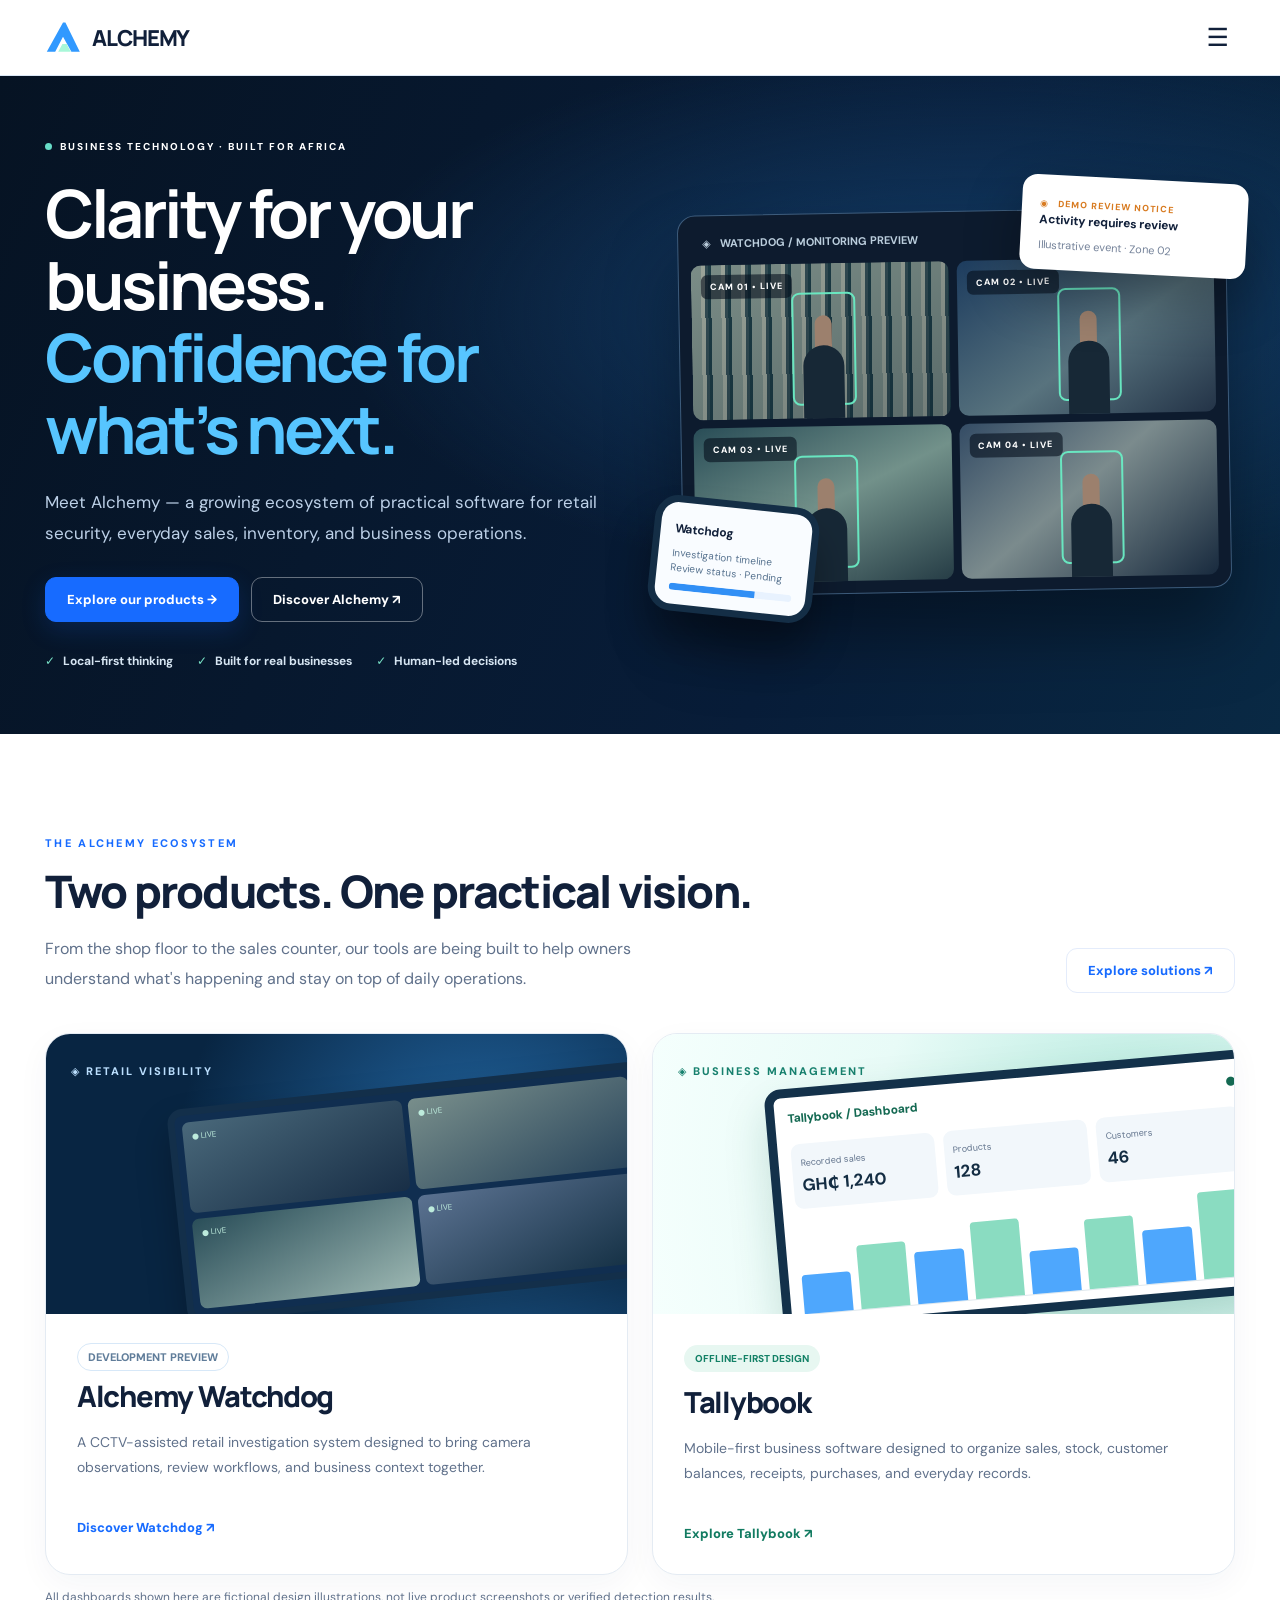
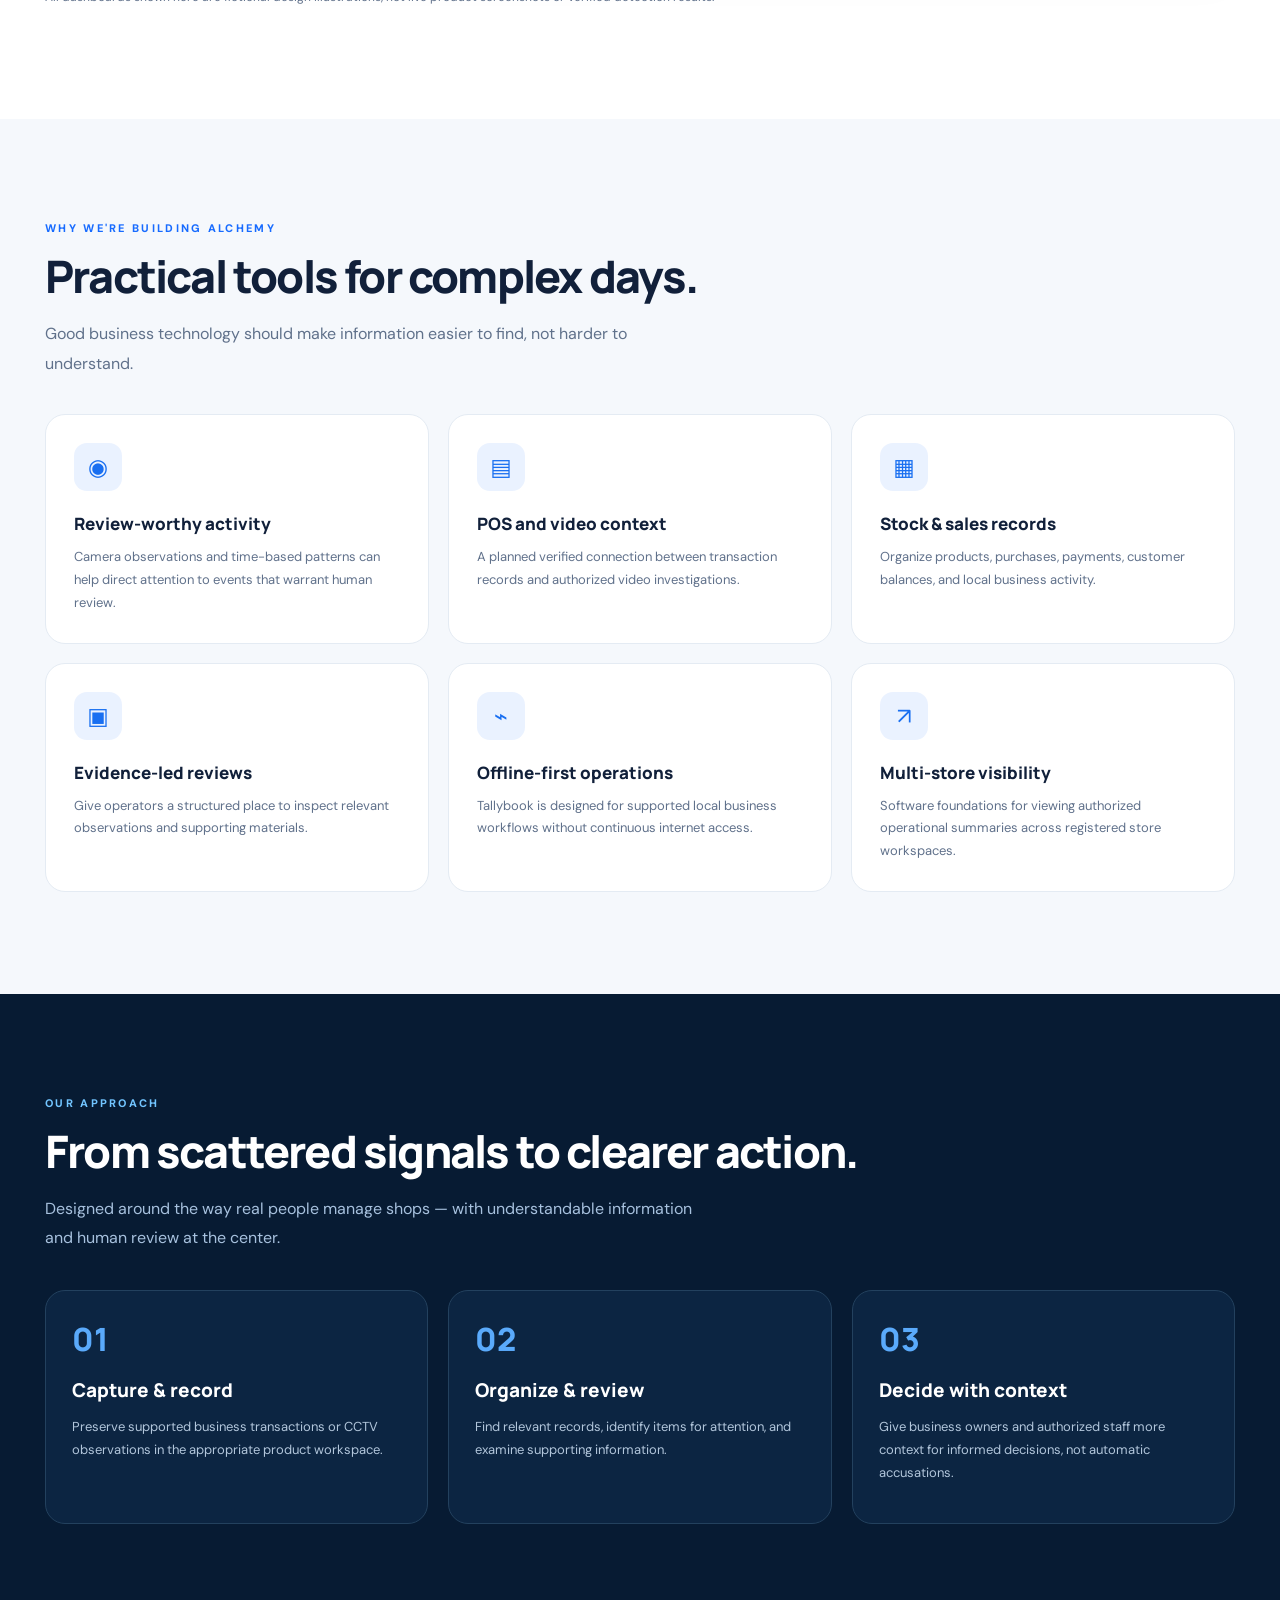
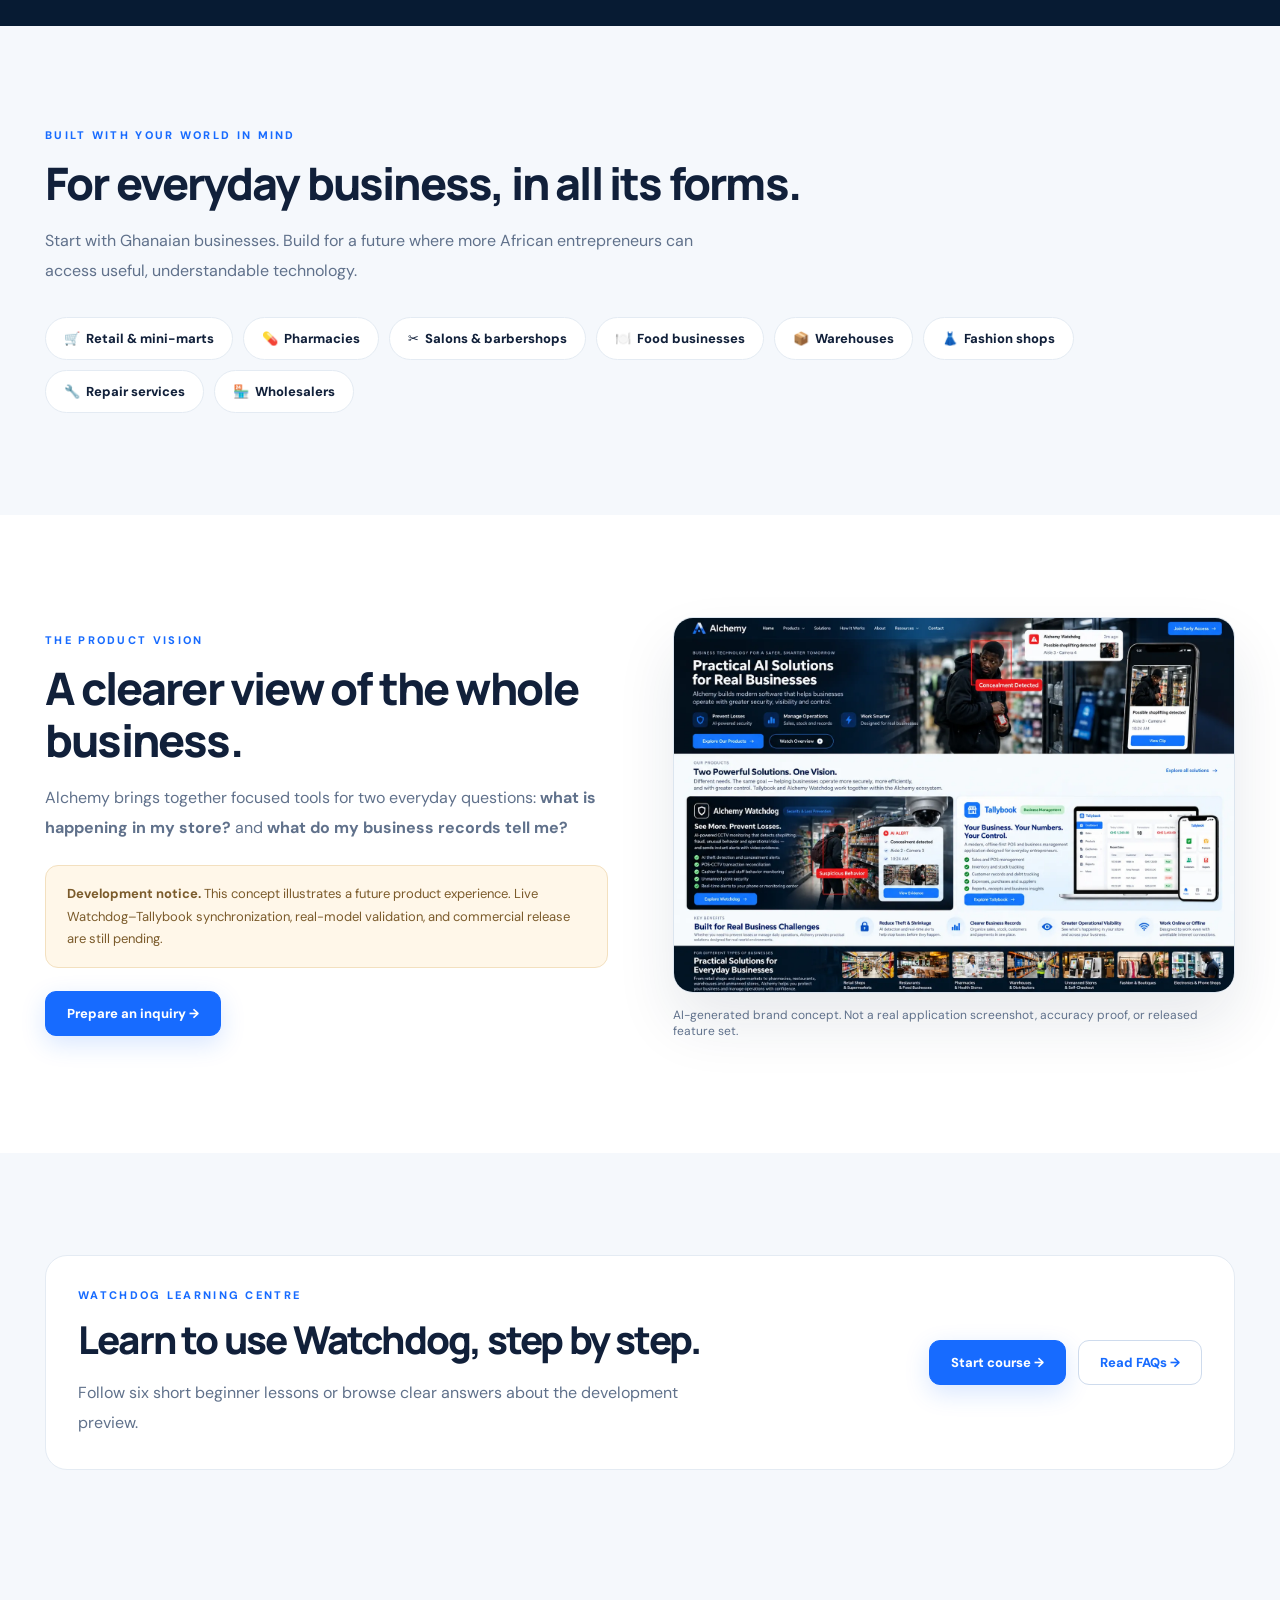
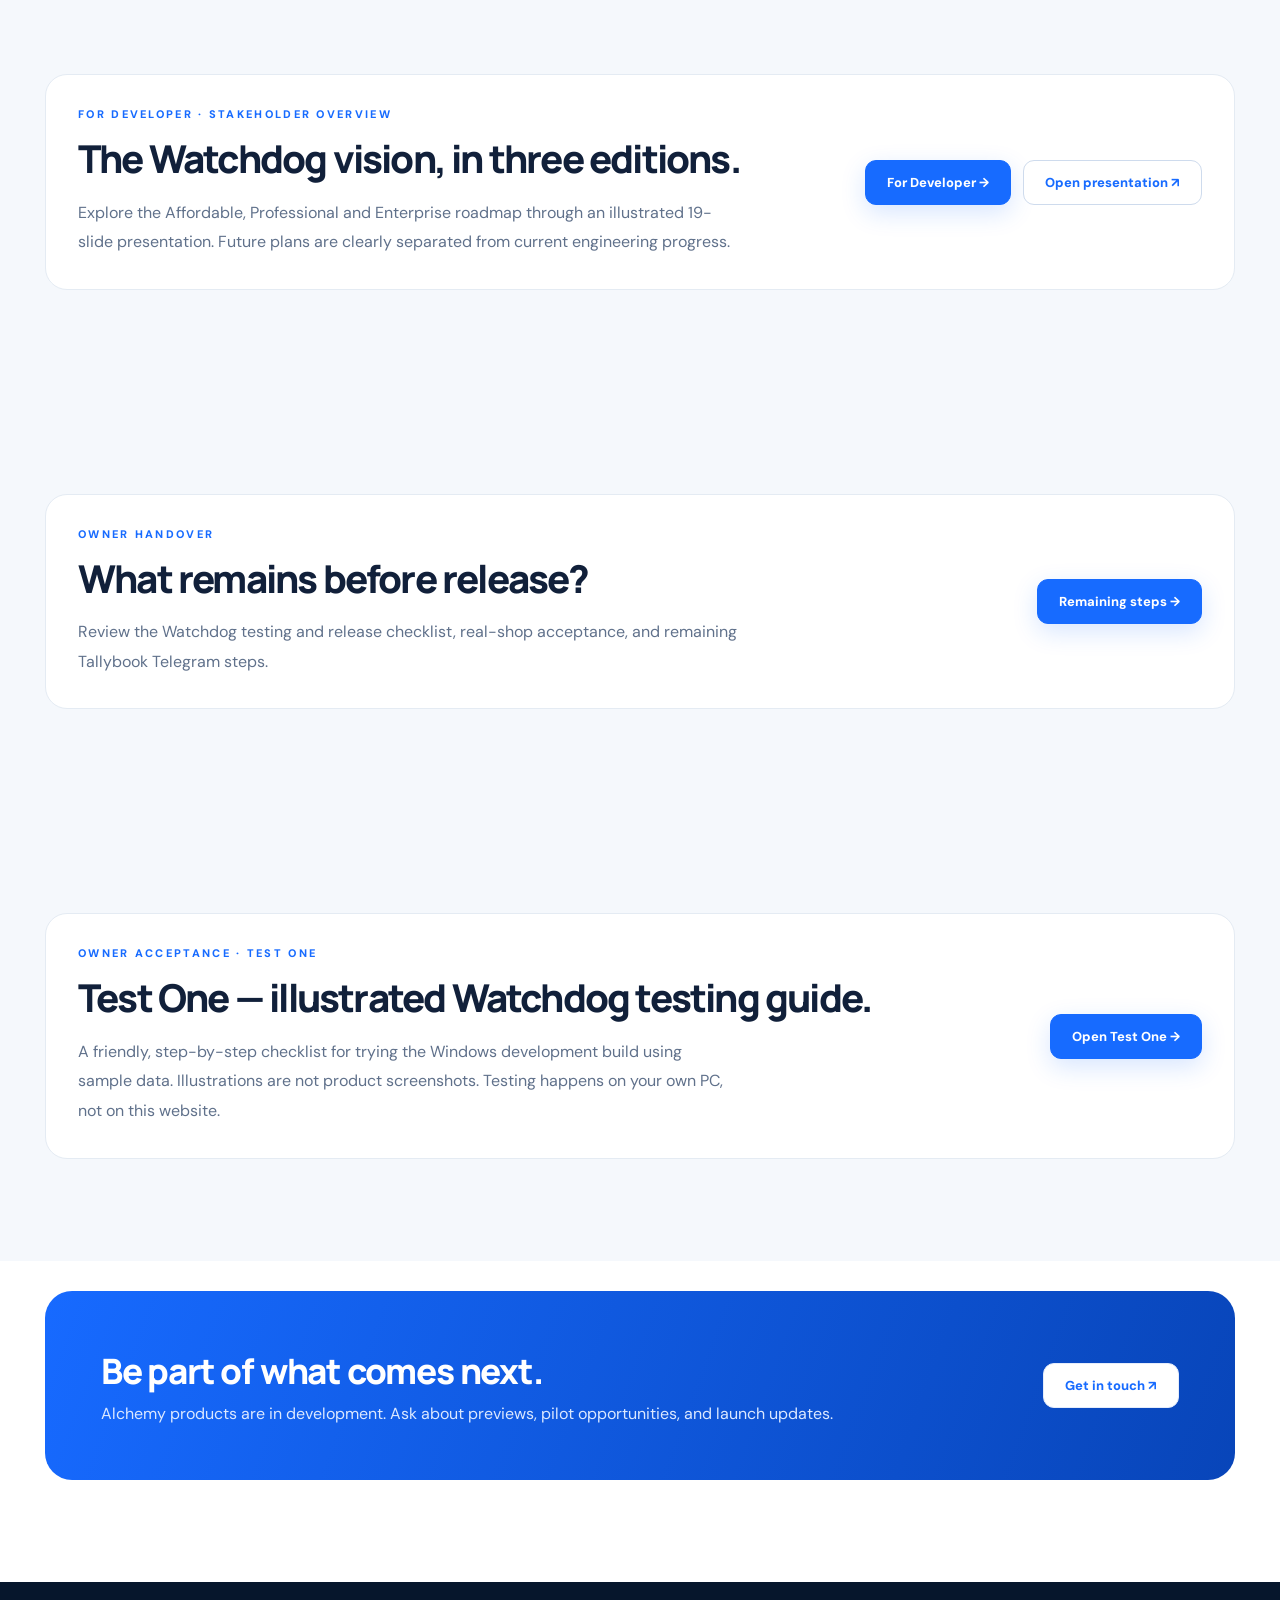
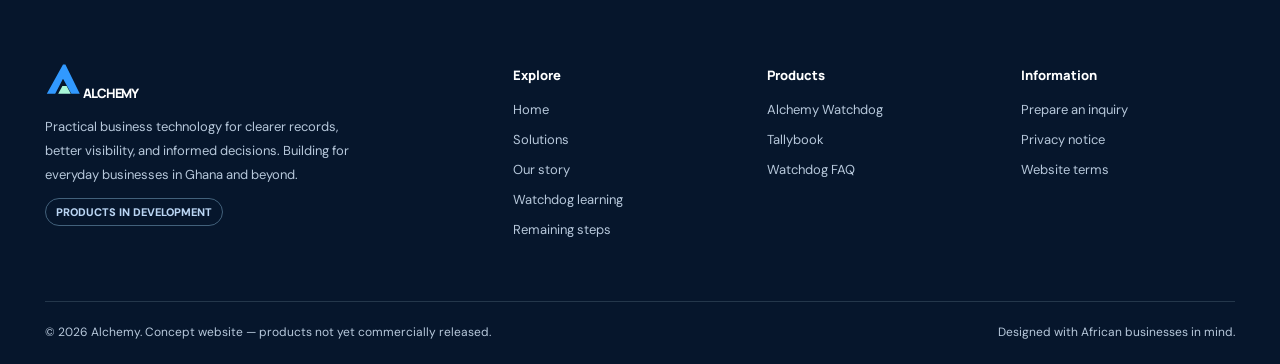
<file: index.html>
<!doctype html><html lang="en"><head><meta charset="utf-8"><meta name="viewport" content="width=device-width,initial-scale=1"><meta name="theme-color" content="#07162b"><meta name="description" content="Alchemy is building Watchdog retail monitoring and Tallybook offline-first business-management software for African entrepreneurs."><title>Business Technology for Real Businesses | Alchemy</title><link rel="icon" type="image/svg+xml" href="assets/favicon.svg"><link rel="stylesheet" href="assets/style.css"><meta property="og:type" content="website"><meta property="og:title" content="Business Technology for Real Businesses | Alchemy"><meta property="og:description" content="Alchemy is building Watchdog retail monitoring and Tallybook offline-first business-management software for African entrepreneurs."><meta name="twitter:card" content="summary"><meta name="twitter:title" content="Business Technology for Real Businesses | Alchemy"></head><body><a class="skip" href="#content">Skip to content</a><header class="header"><nav class="container nav" aria-label="Main navigation"><a href="index.html" class="brand"><img src="assets/logo.svg" alt="" width="36" height="36"> ALCHEMY</a><div class="navlinks" id="navlinks"><a href="index.html" aria-current="page" class="active">Home</a><a href="watchdog.html">Watchdog</a><a href="tallybook.html">Tallybook</a><a href="solutions.html">Solutions</a><a href="about.html">About</a><a href="learn.html">Learn</a><a href="faq.html">FAQ</a><a href="for-developer.html">For Developer</a><a href="test-one/index.html">Test One</a><a href="remaining-steps.html">Remaining Steps</a></div><div class="navcta"><a class="btn nav-contact" href="contact.html">Contact us</a><button type="button" class="menu-toggle" aria-label="Open navigation menu" aria-controls="navlinks" aria-expanded="false">☰</button></div></nav></header><main id="content"><section class="hero"><div class="container"><div><span class="pill"><i></i> Business technology · Built for Africa</span><h1>Clarity for your business.<br><em>Confidence for what’s next.</em></h1><p>Meet Alchemy — a growing ecosystem of practical software for retail security, everyday sales, inventory, and business operations.</p><div class="hero-actions"><a class="btn" href="#products">Explore our products →</a><a class="btn secondary" href="about.html">Discover Alchemy ↗</a></div><div class="hero-foot"><span><b class="check">✓</b> Local-first thinking</span><span><b class="check">✓</b> Built for real businesses</span><span><b class="check">✓</b> Human-led decisions</span></div></div><div class="hero-visual" role="img" aria-label="Illustrative CCTV camera monitoring dashboard with four sample video feeds and a review notice. Not an actual surveillance result."><div class="monitor"><div class="monitor-head"><b>◈ &nbsp; WATCHDOG / MONITORING PREVIEW</b><div class="dots"><i></i><i></i><i></i></div></div><div class="feed-grid"><div class="feed" data-num="1"><span class="person"></span></div><div class="feed" data-num="2"><span class="person"></span></div><div class="feed" data-num="3"><span class="person"></span></div><div class="feed" data-num="4"><span class="person"></span></div></div></div><div class="float-alert"><span class="alert-top">◉ &nbsp; DEMO REVIEW NOTICE</span><b>Activity requires review</b><small>Illustrative event · Zone 02</small></div><div class="mini-phone"><b>Watchdog</b><p>Investigation timeline<br>Review status · Pending</p><div class="progress"></div></div></div></div></section><section class="section" id="products"><div class="container"><div class="sect-top"><div><p class="eyebrow">The Alchemy ecosystem</p><h2 class="h2">Two products. One practical vision.</h2><p class="lead">From the shop floor to the sales counter, our tools are being built to help owners understand what's happening and stay on top of daily operations.</p></div><a href="solutions.html" class="btn light">Explore solutions ↗</a></div><div class="product-grid"><article class="product reveal"><div class="visual watch"><span class="v-label">◈ RETAIL VISIBILITY</span><div class="ui-window"><div class="tile"></div><div class="tile"></div><div class="tile"></div><div class="tile"></div></div></div><div class="copy"><span class="tag" style="color:#607d9a;border-color:#d7e8f8">DEVELOPMENT PREVIEW</span><h3>Alchemy Watchdog</h3><p>A CCTV-assisted retail investigation system designed to bring camera observations, review workflows, and business context together.</p><a href="watchdog.html">Discover Watchdog ↗</a></div></article><article class="product reveal"><div class="visual tally"><span class="v-label" style="color:#17816e">◈ BUSINESS MANAGEMENT</span><div class="pos-window"><div class="pos-head"><span>Tallybook / Dashboard</span><span>●</span></div><div class="pos-row"><div>Recorded sales<strong>GH₵ 1,240</strong></div><div>Products<strong>128</strong></div><div>Customers<strong>46</strong></div></div><div class="bars"><i style="height:45%"></i><i style="height:74%"></i><i style="height:60%"></i><i style="height:89%"></i><i style="height:49%"></i><i style="height:80%"></i><i style="height:62%"></i><i style="height:100%"></i></div></div></div><div class="copy"><span class="status-chip">OFFLINE-FIRST DESIGN</span><h3>Tallybook</h3><p>Mobile-first business software designed to organize sales, stock, customer balances, receipts, purchases, and everyday records.</p><a href="tallybook.html" style="color:#127b61">Explore Tallybook ↗</a></div></article></div><p class="concept-caption">All dashboards shown here are fictional design illustrations, not live product screenshots or verified detection results.</p></div></section><section class="section gray"><div class="container"><p class="eyebrow">Why we're building Alchemy</p><h2 class="h2">Practical tools for complex days.</h2><p class="lead" style="margin-bottom:36px">Good business technology should make information easier to find, not harder to understand.</p><div class="feature-grid"><article class="feature reveal"><div class="iconbox">◉</div><h3>Review-worthy activity</h3><p>Camera observations and time-based patterns can help direct attention to events that warrant human review.</p></article><article class="feature reveal"><div class="iconbox">▤</div><h3>POS and video context</h3><p>A planned verified connection between transaction records and authorized video investigations.</p></article><article class="feature reveal"><div class="iconbox">▦</div><h3>Stock & sales records</h3><p>Organize products, purchases, payments, customer balances, and local business activity.</p></article><article class="feature reveal"><div class="iconbox">▣</div><h3>Evidence-led reviews</h3><p>Give operators a structured place to inspect relevant observations and supporting materials.</p></article><article class="feature reveal"><div class="iconbox">⌁</div><h3>Offline-first operations</h3><p>Tallybook is designed for supported local business workflows without continuous internet access.</p></article><article class="feature reveal"><div class="iconbox">↗</div><h3>Multi-store visibility</h3><p>Software foundations for viewing authorized operational summaries across registered store workspaces.</p></article></div></div></section><section class="section dark"><div class="container"><p class="eyebrow">Our approach</p><h2 class="h2">From scattered signals to clearer action.</h2><p class="lead">Designed around the way real people manage shops — with understandable information and human review at the center.</p><div class="steps" style="margin-top:37px"><div class="step"><span>01</span><h3>Capture & record</h3><p>Preserve supported business transactions or CCTV observations in the appropriate product workspace.</p></div><div class="step"><span>02</span><h3>Organize & review</h3><p>Find relevant records, identify items for attention, and examine supporting information.</p></div><div class="step"><span>03</span><h3>Decide with context</h3><p>Give business owners and authorized staff more context for informed decisions, not automatic accusations.</p></div></div></div></section><section class="section gray"><div class="container"><p class="eyebrow">Built with your world in mind</p><h2 class="h2">For everyday business, in all its forms.</h2><p class="lead">Start with Ghanaian businesses. Build for a future where more African entrepreneurs can access useful, understandable technology.</p><div class="industry"><span>🛒 &nbsp;Retail & mini-marts</span><span>💊 &nbsp;Pharmacies</span><span>✂️ &nbsp;Salons & barbershops</span><span>🍽️ &nbsp;Food businesses</span><span>📦 &nbsp;Warehouses</span><span>👗 &nbsp;Fashion shops</span><span>🔧 &nbsp;Repair services</span><span>🏪 &nbsp;Wholesalers</span></div></div></section><section class="section"><div class="container"><div class="split"><div><p class="eyebrow">The product vision</p><h2 class="h2">A clearer view of the whole business.</h2><p class="lead">Alchemy brings together focused tools for two everyday questions: <b>what is happening in my store?</b> and <b>what do my business records tell me?</b></p><div class="note warn"><b>Development notice.</b> This concept illustrates a future product experience. Live Watchdog–Tallybook synchronization, real-model validation, and commercial release are still pending.</div><a class="btn" href="contact.html">Prepare an inquiry →</a></div><div><img class="concept-image" loading="lazy" src="assets/alchemy-concept.webp" alt="Conceptual visual design showing Alchemy, Watchdog and Tallybook product marketing mockups"><p class="concept-caption">AI-generated brand concept. Not a real application screenshot, accuracy proof, or released feature set.</p></div></div></div></section><section class="section gray"><div class="container"><div class="learning-promo"><div><p class="eyebrow">Watchdog learning centre</p><h2 class="h2">Learn to use Watchdog, step by step.</h2><p class="lead">Follow six short beginner lessons or browse clear answers about the development preview.</p></div><div class="learning-promo-actions"><a class="btn" href="learn.html">Start course →</a><a class="btn secondary" href="faq.html">Read FAQs →</a></div></div></div></section><section class="section gray"><div class="container"><div class="learning-promo"><div><p class="eyebrow">For Developer · Stakeholder overview</p><h2 class="h2">The Watchdog vision, in three editions.</h2><p class="lead">Explore the Affordable, Professional and Enterprise roadmap through an illustrated 19-slide presentation. Future plans are clearly separated from current engineering progress.</p></div><div class="learning-promo-actions"><a class="btn" href="for-developer.html">For Developer →</a><a class="btn secondary" href="developer/presentation.html">Open presentation ↗</a></div></div></div></section><section class="section gray"><div class="container"><div class="learning-promo"><div><p class="eyebrow">Owner handover</p><h2 class="h2">What remains before release?</h2><p class="lead">Review the Watchdog testing and release checklist, real-shop acceptance, and remaining Tallybook Telegram steps.</p></div><div class="learning-promo-actions"><a class="btn" href="remaining-steps.html">Remaining steps →</a></div></div></div></section><section class="section gray" aria-labelledby="test-one-heading"><div class="container"><div class="learning-promo"><div><p class="eyebrow">Owner acceptance · Test One</p><h2 class="h2" id="test-one-heading">Test One — illustrated Watchdog testing guide.</h2><p class="lead">A friendly, step-by-step checklist for trying the Windows development build using sample data. Illustrations are not product screenshots. Testing happens on your own PC, not on this website.</p></div><div class="learning-promo-actions"><a class="btn" href="test-one/index.html">Open Test One →</a></div></div></div></section><section class="section" style="padding-top:30px"><div class="container"><div class="cta-band"><div><h2>Be part of what comes next.</h2><p>Alchemy products are in development. Ask about previews, pilot opportunities, and launch updates.</p></div><a class="btn light" href="contact.html">Get in touch ↗</a></div></div></section></main><footer class="footer"><div class="container"><div class="footer-grid"><div><a href="index.html" class="brand"><img src="assets/logo.svg" alt="" width="36" height="36"> ALCHEMY</a><p>Practical business technology for clearer records, better visibility, and informed decisions. Building for everyday businesses in Ghana and beyond.</p><span class="tag">PRODUCTS IN DEVELOPMENT</span></div><div><h4>Explore</h4><a href="index.html">Home</a><a href="solutions.html">Solutions</a><a href="about.html">Our story</a><a href="learn.html">Watchdog learning</a><a href="remaining-steps.html">Remaining steps</a></div><div><h4>Products</h4><a href="watchdog.html">Alchemy Watchdog</a><a href="tallybook.html">Tallybook</a><a href="faq.html">Watchdog FAQ</a></div><div><h4>Information</h4><a href="contact.html">Prepare an inquiry</a><a href="privacy.html">Privacy notice</a><a href="terms.html">Website terms</a></div></div><div class="footer-bottom"><span>© <span id="yr"></span> Alchemy. Concept website — products not yet commercially released.</span><span>Designed with African businesses in mind.</span></div></div></footer><script src="assets/app.js" defer></script></body></html>
</file>
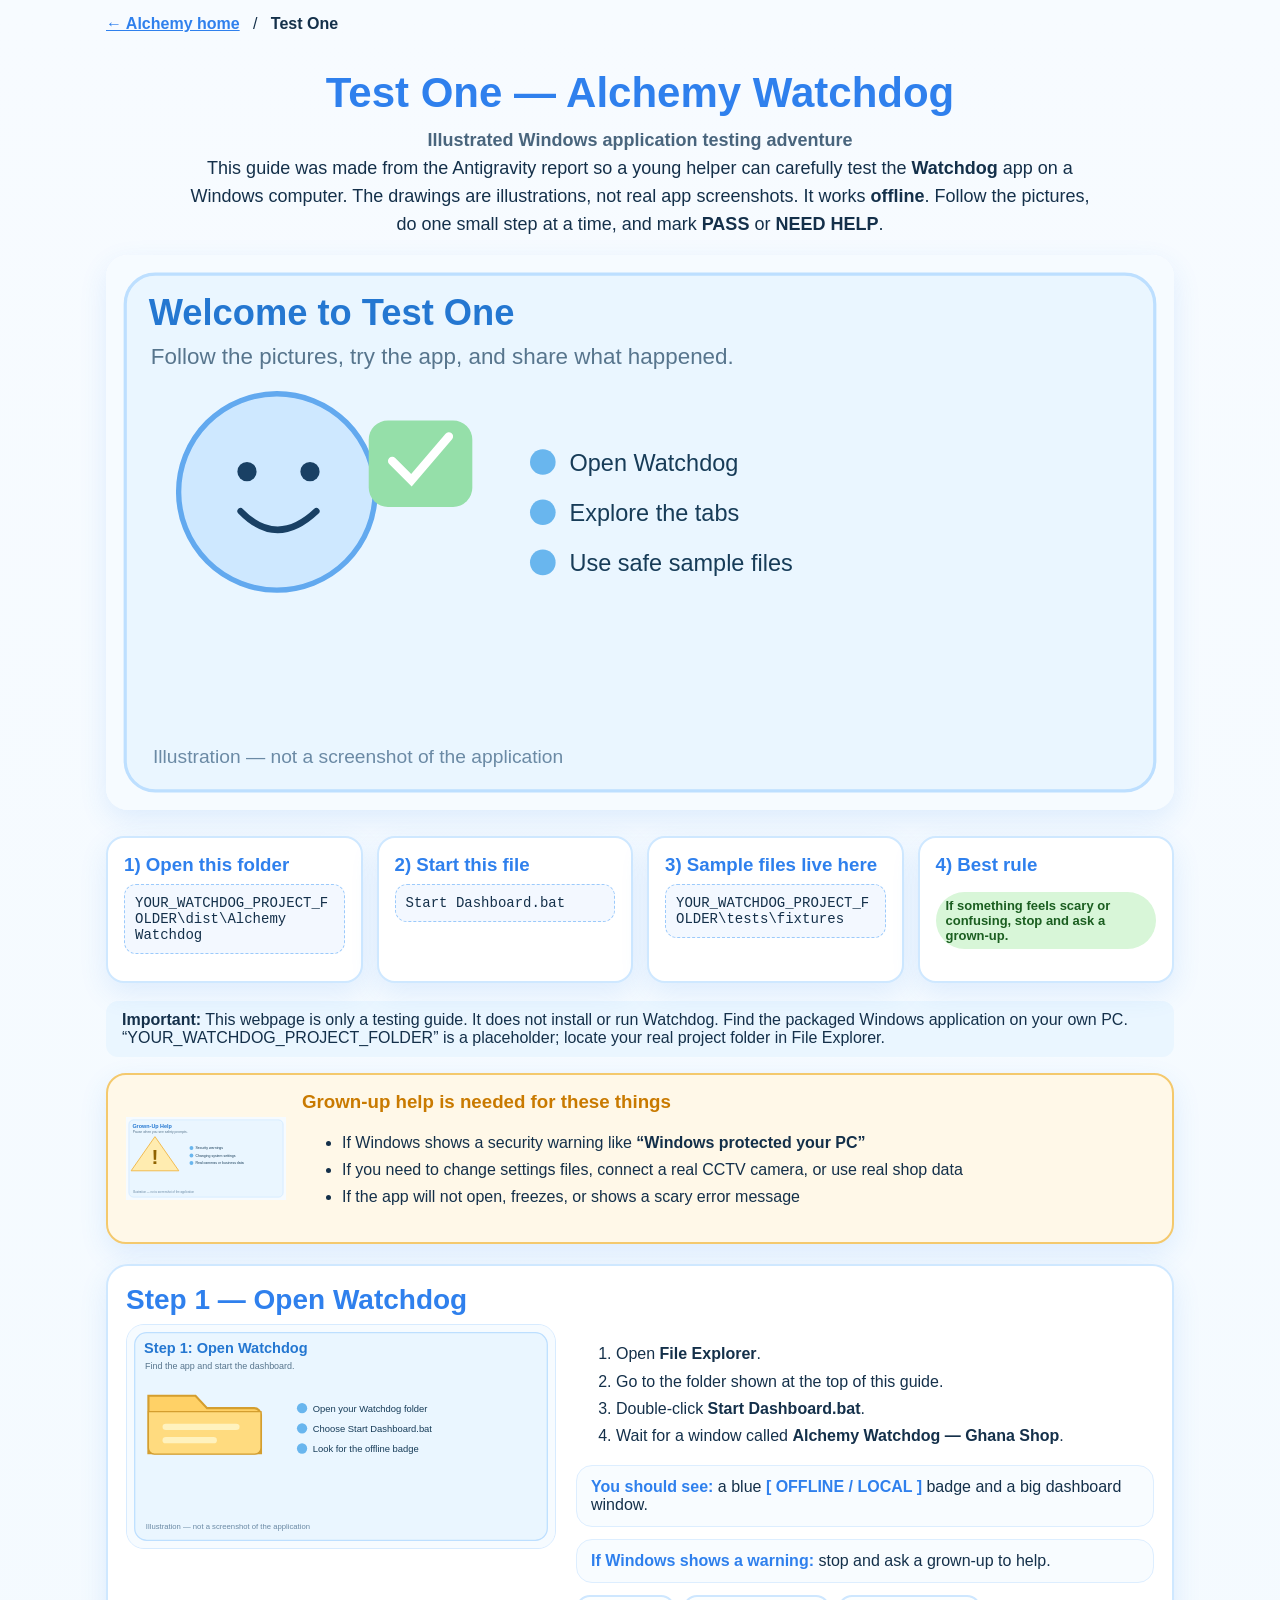
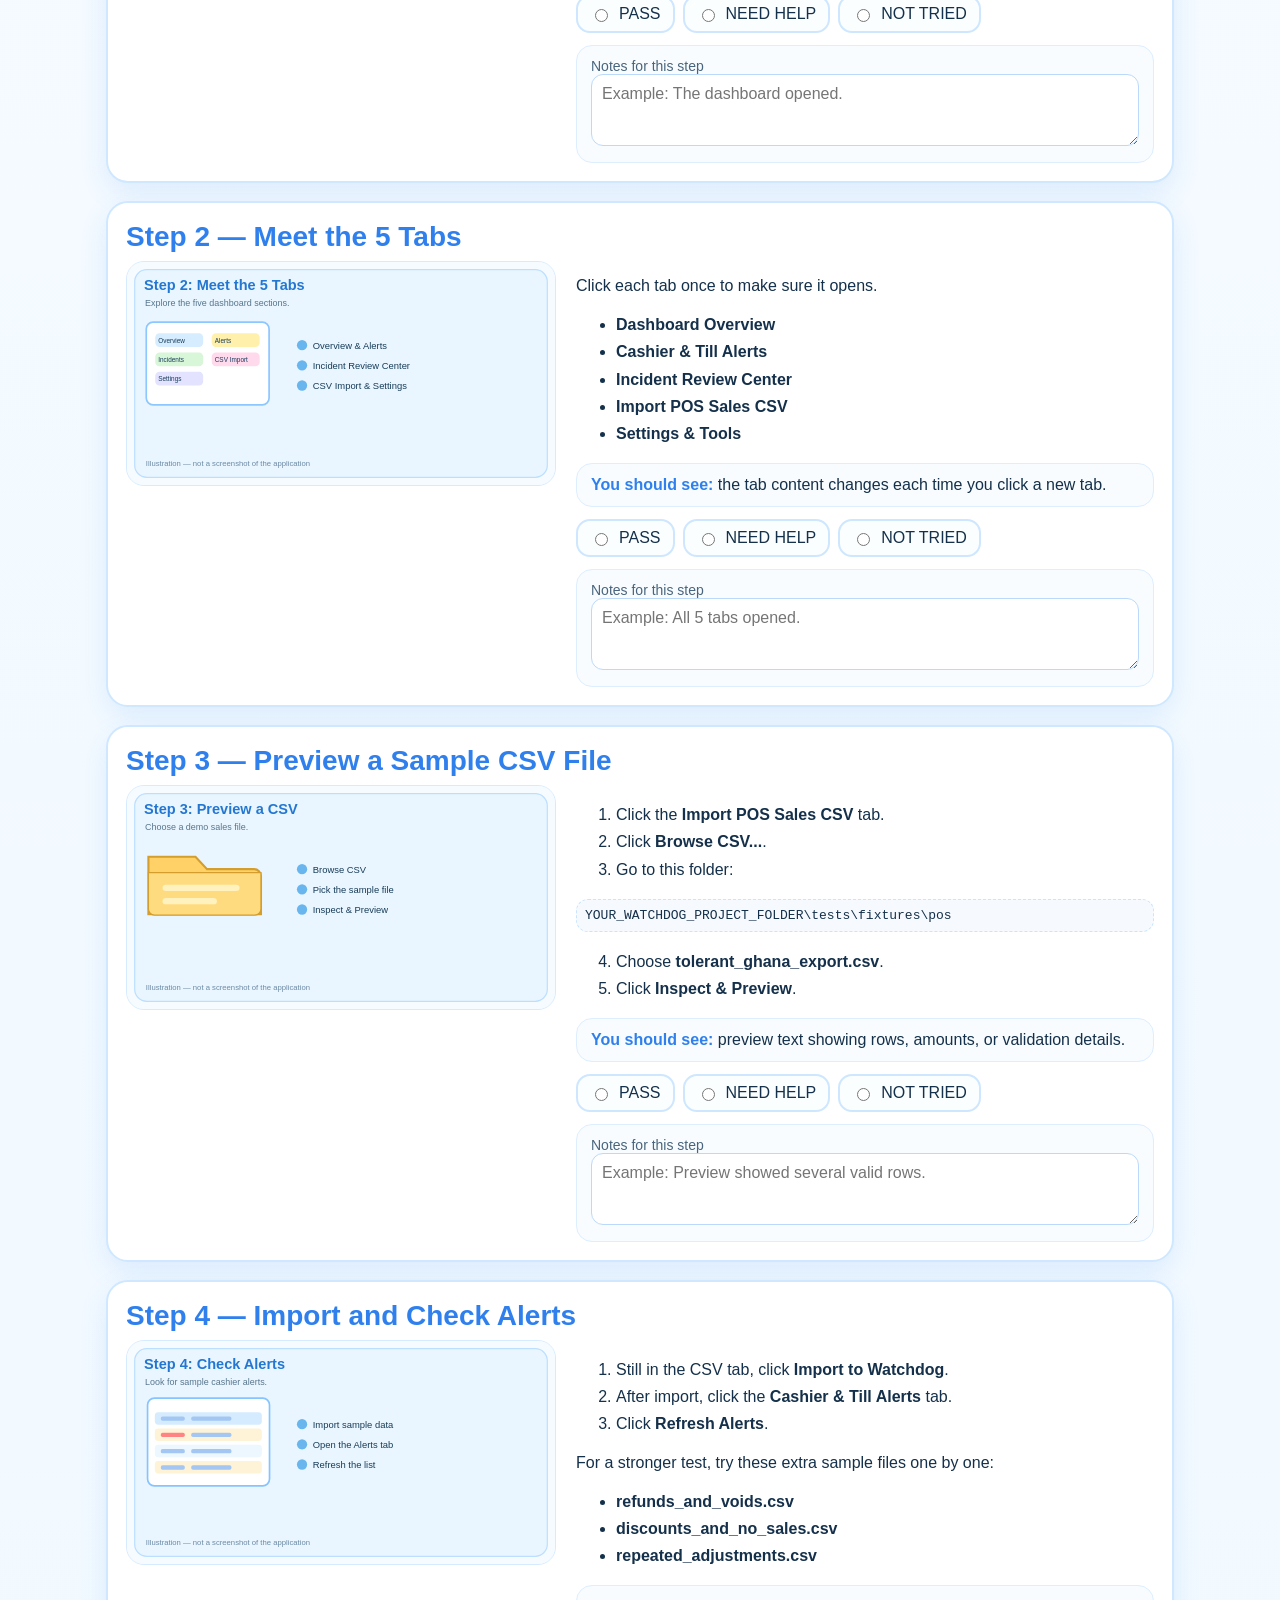
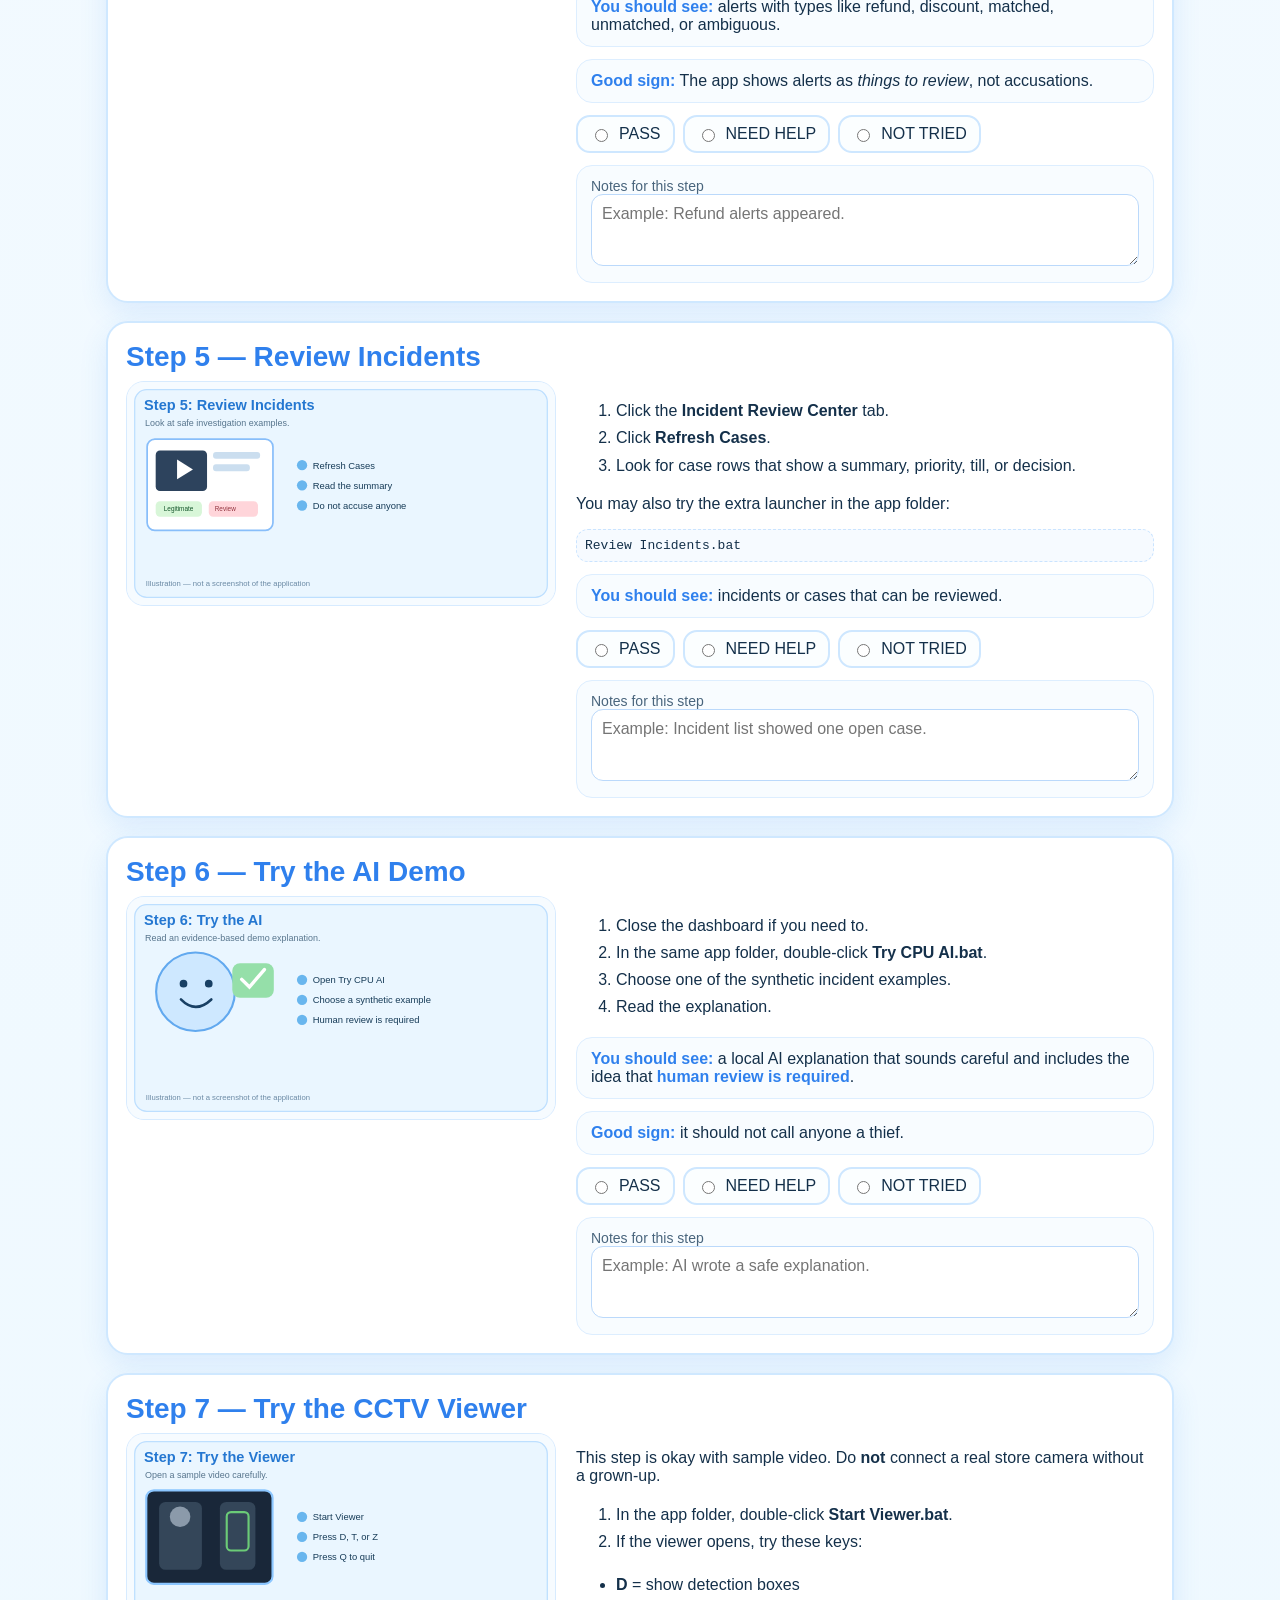
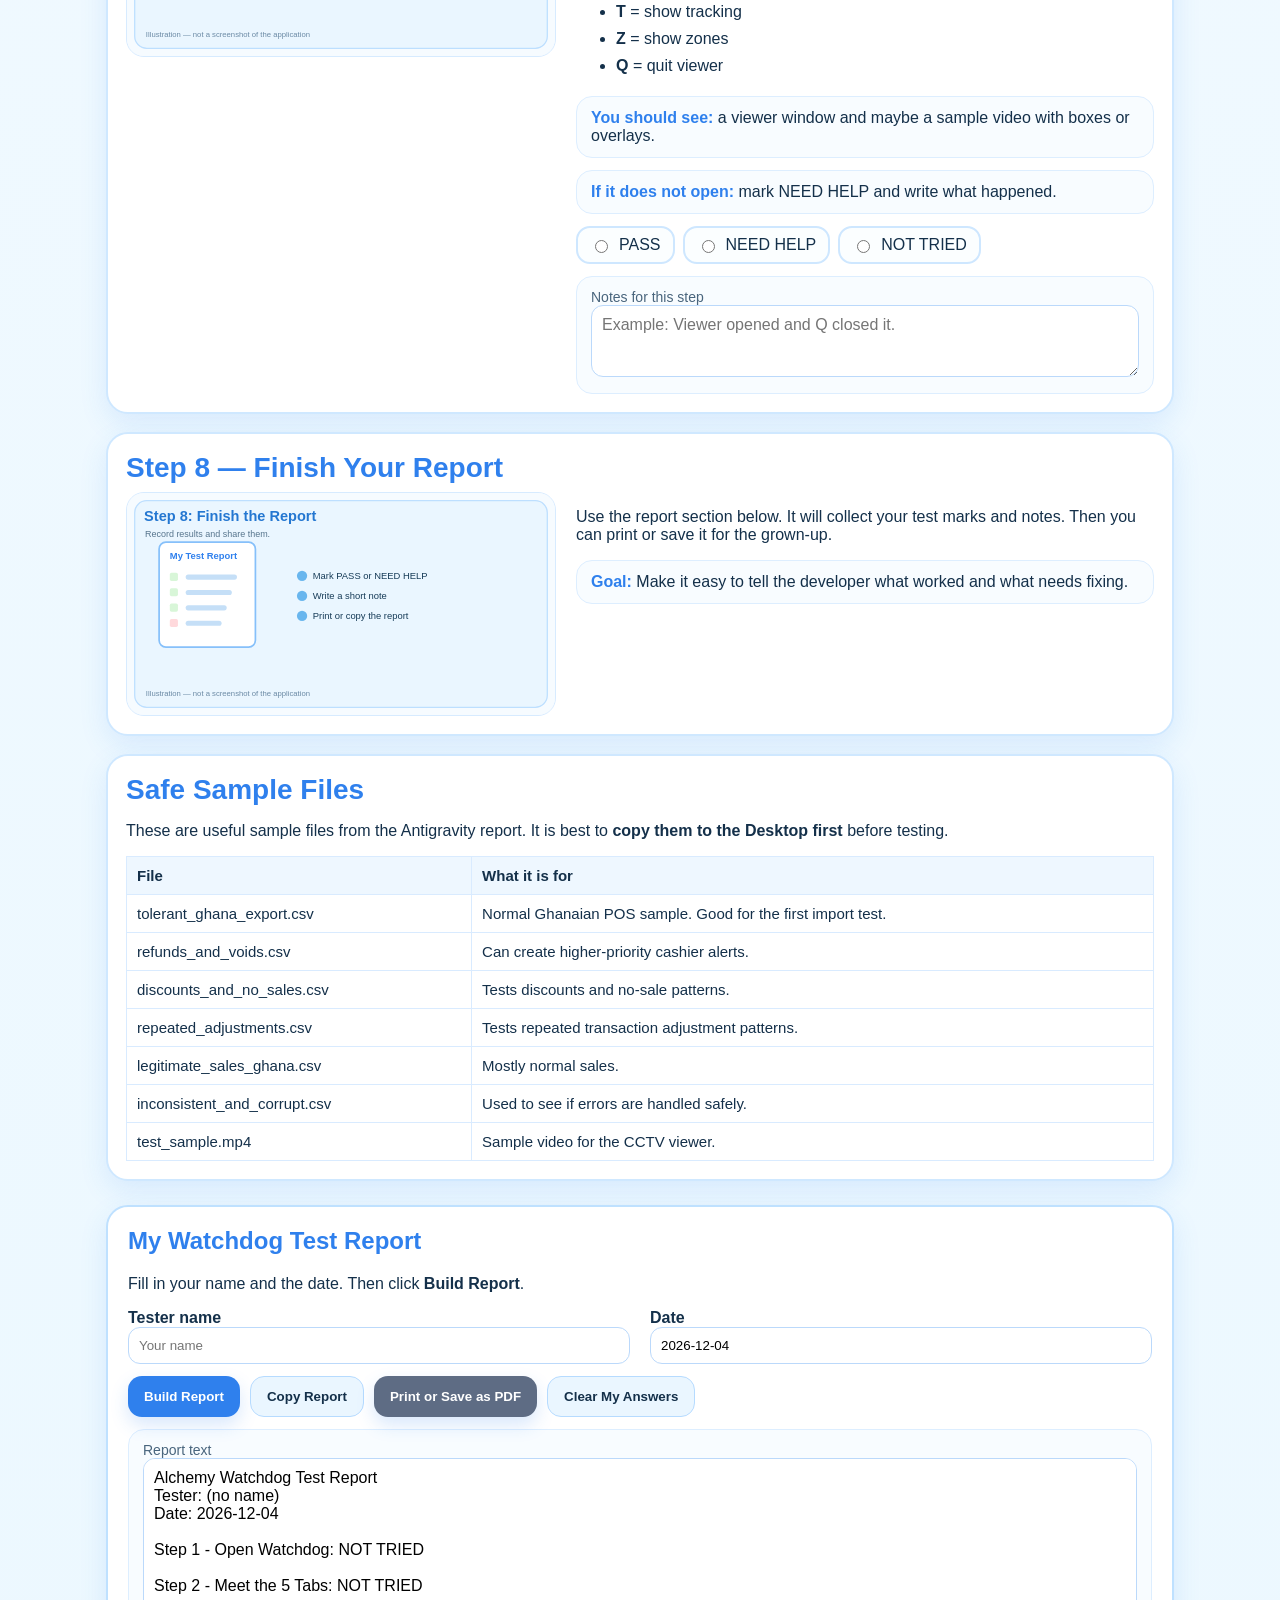
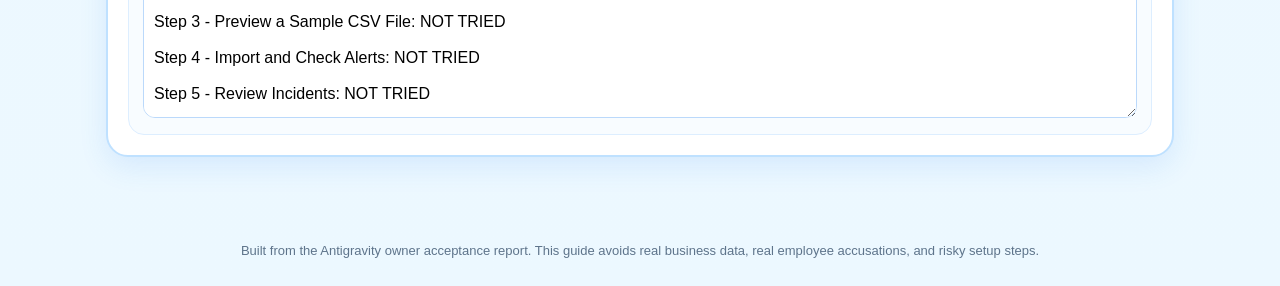
<file: test-one/index.html>
<!DOCTYPE html>
<html lang="en">
<head>
  <meta charset="UTF-8" />
  <meta name="viewport" content="width=device-width, initial-scale=1.0" />
  <title>Test One — Alchemy Watchdog illustrated testing guide</title>
  <meta name="description" content="Test One: an illustrated beginner-friendly, offline-capable Watchdog owner acceptance guide. Uses sample data and records local results.">
  <style>
    :root{
      --blue:#2F80ED; --sky:#EAF6FF; --ink:#14304A; --soft:#F7FBFF; --green:#2E7D32;
      --yellow:#FFF2B5; --orange:#F2994A; --red:#C62828; --pink:#FFEBEE; --card:#ffffff;
      --shadow:0 10px 28px rgba(47,128,237,0.12);
    }
    *{box-sizing:border-box}
    body{margin:0;font-family:Arial,Helvetica,sans-serif;background:linear-gradient(180deg,#F7FBFF 0%,#ECF8FF 100%);color:var(--ink)}
    header{padding:28px 18px 16px; text-align:center}
    header h1{margin:8px 0 10px;font-size:clamp(28px,4vw,42px);color:var(--blue)}
    header p{max-width:900px;margin:0 auto;font-size:18px;line-height:1.55}
    .hero{max-width:1100px;margin:0 auto;padding:0 16px 8px}
    .hero img{width:100%;border-radius:22px;box-shadow:var(--shadow);background:#fff}
    .quick-boxes{max-width:1100px;margin:14px auto 0;display:grid;grid-template-columns:repeat(auto-fit,minmax(220px,1fr));gap:14px;padding:0 16px}
    .qbox{background:var(--card);border:2px solid #CFE8FF;border-radius:18px;padding:16px;box-shadow:var(--shadow)}
    .qbox h3{margin:0 0 8px;color:var(--blue)}
    .path{font-family:"Courier New",monospace;background:#F3F8FF;border:1px dashed #9CCAFB;border-radius:12px;padding:10px;word-break:break-word;font-size:14px}
    .adult-note{max-width:1100px;margin:18px auto 0;padding:0 16px}
    .adult-card{display:flex;gap:16px;align-items:center;background:#FFF8E8;border:2px solid #F4C96D;border-radius:20px;padding:16px 18px;box-shadow:var(--shadow)}
    .adult-card img{width:160px;max-width:30%}
    main{max-width:1100px;margin:20px auto;padding:0 16px 32px}
    .step{background:var(--card);border:2px solid #CFE8FF;border-radius:22px;box-shadow:var(--shadow);padding:18px;margin:18px 0}
    .step h2{margin:0 0 8px;color:var(--blue);font-size:28px}
    .step-grid{display:grid;grid-template-columns:minmax(280px,430px) 1fr;gap:20px;align-items:start}
    .step img{width:100%;border-radius:18px;background:#F4FAFF;border:1px solid #D7EBFF}
    .mini{font-size:14px;color:#49657D}
    ol, ul{line-height:1.7}
    .check-row{display:flex;flex-wrap:wrap;gap:8px;margin-top:12px}
    .check-row label{border:2px solid #CEE7FF;padding:8px 12px;border-radius:14px;display:inline-flex;align-items:center;gap:8px;background:#FBFEFF;cursor:pointer}
    .expect,.lookfor,.notesbox,.resultbox{background:#F8FCFF;border:1px solid #DDEEFF;border-radius:16px;padding:12px 14px;margin-top:12px}
    .expect strong,.lookfor strong{color:var(--blue)}
    textarea{width:100%;min-height:72px;border:1px solid #BBD9FB;border-radius:12px;padding:10px;font:inherit;resize:vertical;background:#fff}
    .sample-table{width:100%;border-collapse:collapse;margin-top:8px;font-size:15px}
    .sample-table th,.sample-table td{border:1px solid #D9EBFF;padding:10px;text-align:left;vertical-align:top}
    .sample-table th{background:#EEF7FF}
    .summary{background:var(--card);border:2px solid #BFE1FF;border-radius:22px;box-shadow:var(--shadow);padding:20px;margin:24px 0}
    .summary h2{color:var(--blue);margin-top:0}
    .btns{display:flex;flex-wrap:wrap;gap:10px;margin-top:12px}
    button{appearance:none;border:none;border-radius:14px;padding:12px 16px;background:var(--blue);color:#fff;font-weight:bold;cursor:pointer;box-shadow:0 8px 18px rgba(47,128,237,0.18)}
    button.secondary{background:#5E6C84}
    button.light{background:#EAF6FF;color:var(--ink);border:1px solid #B6DBFF;box-shadow:none}
    .footer{font-size:13px;color:#5E748B;text-align:center;padding:10px 16px 28px}
    .badge{display:inline-block;border-radius:999px;background:#D8F6D8;color:#1B5E20;padding:6px 10px;font-weight:bold;font-size:13px}
    .smallpath{font-family:"Courier New",monospace;font-size:13px;background:#F6FAFF;border:1px dashed #CAE4FF;padding:8px;border-radius:12px;display:block;word-break:break-word;margin-top:8px}
    @media (max-width: 800px){.step-grid{grid-template-columns:1fr}.adult-card{flex-direction:column;align-items:flex-start}.adult-card img{max-width:100%;width:220px}}
    @media print{button,.btns{display:none} body{background:#fff}.step,.summary,.qbox,.adult-card{box-shadow:none}}
  </style>
</head>
<body>
<nav aria-label="Alchemy site" style="max-width:1100px;margin:15px auto 0;padding:0 16px;font-size:16px"><a href="../index.html" style="color:#2F80ED;font-weight:bold">← Alchemy home</a> &nbsp; / &nbsp; <strong>Test One</strong></nav>
  <header>
    <h1>Test One — Alchemy Watchdog</h1><p style="font-weight:bold;color:#49657D">Illustrated Windows application testing adventure</p>
    <p>
      This guide was made from the Antigravity report so a young helper can carefully test the <strong>Watchdog</strong> app on a Windows computer. The drawings are illustrations, not real app screenshots.
      It works <strong>offline</strong>. Follow the pictures, do one small step at a time, and mark <strong>PASS</strong> or <strong>NEED HELP</strong>.
    </p>
  </header>

  <div class="hero">
    <img src="images/hero.svg" alt="Friendly illustrated welcome image for Watchdog testing" />
  </div>

  <section class="quick-boxes">
    <div class="qbox">
      <h3>1) Open this folder</h3>
      <div class="path">YOUR_WATCHDOG_PROJECT_FOLDER\dist\Alchemy Watchdog</div>
    </div>
    <div class="qbox">
      <h3>2) Start this file</h3>
      <div class="path">Start Dashboard.bat</div>
    </div>
    <div class="qbox">
      <h3>3) Sample files live here</h3>
      <div class="path">YOUR_WATCHDOG_PROJECT_FOLDER\tests\fixtures</div>
    </div>
    <div class="qbox">
      <h3>4) Best rule</h3>
      <p><span class="badge">If something feels scary or confusing, stop and ask a grown-up.</span></p>
    </div>
  </section>

  <div class="adult-note"><p style="padding:10px 16px;background:#eaf6ff;border-radius:12px"><strong>Important:</strong> This webpage is only a testing guide. It does not install or run Watchdog. Find the packaged Windows application on your own PC. “YOUR_WATCHDOG_PROJECT_FOLDER” is a placeholder; locate your real project folder in File Explorer.</p>
    <div class="adult-card">
      <img src="images/adult-only.svg" alt="Adult only caution sign" />
      <div>
        <h3 style="margin:0 0 8px;color:#C97A00">Grown-up help is needed for these things</h3>
        <ul>
          <li>If Windows shows a security warning like <strong>“Windows protected your PC”</strong></li>
          <li>If you need to change settings files, connect a real CCTV camera, or use real shop data</li>
          <li>If the app will not open, freezes, or shows a scary error message</li>
        </ul>
      </div>
    </div>
  </div>

  <main>
    <section class="step" id="step1">
      <h2>Step 1 — Open Watchdog</h2>
      <div class="step-grid">
        <img src="images/step1-open.svg" alt="Illustration showing opening the Alchemy Watchdog folder" />
        <div>
          <ol>
            <li>Open <strong>File Explorer</strong>.</li>
            <li>Go to the folder shown at the top of this guide.</li>
            <li>Double-click <strong>Start Dashboard.bat</strong>.</li>
            <li>Wait for a window called <strong>Alchemy Watchdog — Ghana Shop</strong>.</li>
          </ol>
          <div class="expect"><strong>You should see:</strong> a blue <strong>[ OFFLINE / LOCAL ]</strong> badge and a big dashboard window.</div>
          <div class="lookfor"><strong>If Windows shows a warning:</strong> stop and ask a grown-up to help.</div>
          <div class="check-row">
            <label><input type="radio" name="step1" value="PASS"> PASS</label>
            <label><input type="radio" name="step1" value="NEED HELP"> NEED HELP</label>
            <label><input type="radio" name="step1" value="NOT TRIED"> NOT TRIED</label>
          </div>
          <div class="notesbox"><div class="mini">Notes for this step</div><textarea data-note="step1" placeholder="Example: The dashboard opened."></textarea></div>
        </div>
      </div>
    </section>

    <section class="step" id="step2">
      <h2>Step 2 — Meet the 5 Tabs</h2>
      <div class="step-grid">
        <img src="images/step2-tabs.svg" alt="Illustration of five tabs in the Watchdog dashboard" />
        <div>
          <p>Click each tab once to make sure it opens.</p>
          <ul>
            <li><strong>Dashboard Overview</strong></li>
            <li><strong>Cashier &amp; Till Alerts</strong></li>
            <li><strong>Incident Review Center</strong></li>
            <li><strong>Import POS Sales CSV</strong></li>
            <li><strong>Settings &amp; Tools</strong></li>
          </ul>
          <div class="expect"><strong>You should see:</strong> the tab content changes each time you click a new tab.</div>
          <div class="check-row">
            <label><input type="radio" name="step2" value="PASS"> PASS</label>
            <label><input type="radio" name="step2" value="NEED HELP"> NEED HELP</label>
            <label><input type="radio" name="step2" value="NOT TRIED"> NOT TRIED</label>
          </div>
          <div class="notesbox"><div class="mini">Notes for this step</div><textarea data-note="step2" placeholder="Example: All 5 tabs opened."></textarea></div>
        </div>
      </div>
    </section>

    <section class="step" id="step3">
      <h2>Step 3 — Preview a Sample CSV File</h2>
      <div class="step-grid">
        <img src="images/step3-preview.svg" alt="Illustration of choosing a sample CSV file" />
        <div>
          <ol>
            <li>Click the <strong>Import POS Sales CSV</strong> tab.</li>
            <li>Click <strong>Browse CSV...</strong>.</li>
            <li>Go to this folder:</li>
          </ol>
          <span class="smallpath">YOUR_WATCHDOG_PROJECT_FOLDER\tests\fixtures\pos</span>
          <ol start="4">
            <li>Choose <strong>tolerant_ghana_export.csv</strong>.</li>
            <li>Click <strong>Inspect &amp; Preview</strong>.</li>
          </ol>
          <div class="expect"><strong>You should see:</strong> preview text showing rows, amounts, or validation details.</div>
          <div class="check-row">
            <label><input type="radio" name="step3" value="PASS"> PASS</label>
            <label><input type="radio" name="step3" value="NEED HELP"> NEED HELP</label>
            <label><input type="radio" name="step3" value="NOT TRIED"> NOT TRIED</label>
          </div>
          <div class="notesbox"><div class="mini">Notes for this step</div><textarea data-note="step3" placeholder="Example: Preview showed several valid rows."></textarea></div>
        </div>
      </div>
    </section>

    <section class="step" id="step4">
      <h2>Step 4 — Import and Check Alerts</h2>
      <div class="step-grid">
        <img src="images/step4-alerts.svg" alt="Illustration showing alerts appearing after importing a CSV file" />
        <div>
          <ol>
            <li>Still in the CSV tab, click <strong>Import to Watchdog</strong>.</li>
            <li>After import, click the <strong>Cashier &amp; Till Alerts</strong> tab.</li>
            <li>Click <strong>Refresh Alerts</strong>.</li>
          </ol>
          <p>For a stronger test, try these extra sample files one by one:</p>
          <ul>
            <li><strong>refunds_and_voids.csv</strong></li>
            <li><strong>discounts_and_no_sales.csv</strong></li>
            <li><strong>repeated_adjustments.csv</strong></li>
          </ul>
          <div class="expect"><strong>You should see:</strong> alerts with types like refund, discount, matched, unmatched, or ambiguous.</div>
          <div class="lookfor"><strong>Good sign:</strong> The app shows alerts as <em>things to review</em>, not accusations.</div>
          <div class="check-row">
            <label><input type="radio" name="step4" value="PASS"> PASS</label>
            <label><input type="radio" name="step4" value="NEED HELP"> NEED HELP</label>
            <label><input type="radio" name="step4" value="NOT TRIED"> NOT TRIED</label>
          </div>
          <div class="notesbox"><div class="mini">Notes for this step</div><textarea data-note="step4" placeholder="Example: Refund alerts appeared."></textarea></div>
        </div>
      </div>
    </section>

    <section class="step" id="step5">
      <h2>Step 5 — Review Incidents</h2>
      <div class="step-grid">
        <img src="images/step5-incidents.svg" alt="Illustration of reviewing incidents in the Incident Review Center" />
        <div>
          <ol>
            <li>Click the <strong>Incident Review Center</strong> tab.</li>
            <li>Click <strong>Refresh Cases</strong>.</li>
            <li>Look for case rows that show a summary, priority, till, or decision.</li>
          </ol>
          <p>You may also try the extra launcher in the app folder:</p>
          <span class="smallpath">Review Incidents.bat</span>
          <div class="expect"><strong>You should see:</strong> incidents or cases that can be reviewed.</div>
          <div class="check-row">
            <label><input type="radio" name="step5" value="PASS"> PASS</label>
            <label><input type="radio" name="step5" value="NEED HELP"> NEED HELP</label>
            <label><input type="radio" name="step5" value="NOT TRIED"> NOT TRIED</label>
          </div>
          <div class="notesbox"><div class="mini">Notes for this step</div><textarea data-note="step5" placeholder="Example: Incident list showed one open case."></textarea></div>
        </div>
      </div>
    </section>

    <section class="step" id="step6">
      <h2>Step 6 — Try the AI Demo</h2>
      <div class="step-grid">
        <img src="images/step6-ai.svg" alt="Illustration of the AI demo with a friendly bubble" />
        <div>
          <ol>
            <li>Close the dashboard if you need to.</li>
            <li>In the same app folder, double-click <strong>Try CPU AI.bat</strong>.</li>
            <li>Choose one of the synthetic incident examples.</li>
            <li>Read the explanation.</li>
          </ol>
          <div class="expect"><strong>You should see:</strong> a local AI explanation that sounds careful and includes the idea that <strong>human review is required</strong>.</div>
          <div class="lookfor"><strong>Good sign:</strong> it should not call anyone a thief.</div>
          <div class="check-row">
            <label><input type="radio" name="step6" value="PASS"> PASS</label>
            <label><input type="radio" name="step6" value="NEED HELP"> NEED HELP</label>
            <label><input type="radio" name="step6" value="NOT TRIED"> NOT TRIED</label>
          </div>
          <div class="notesbox"><div class="mini">Notes for this step</div><textarea data-note="step6" placeholder="Example: AI wrote a safe explanation."></textarea></div>
        </div>
      </div>
    </section>

    <section class="step" id="step7">
      <h2>Step 7 — Try the CCTV Viewer</h2>
      <div class="step-grid">
        <img src="images/step7-viewer.svg" alt="Illustration of the viewer with a green detection box" />
        <div>
          <p>This step is okay with sample video. Do <strong>not</strong> connect a real store camera without a grown-up.</p>
          <ol>
            <li>In the app folder, double-click <strong>Start Viewer.bat</strong>.</li>
            <li>If the viewer opens, try these keys:</li>
          </ol>
          <ul>
            <li><strong>D</strong> = show detection boxes</li>
            <li><strong>T</strong> = show tracking</li>
            <li><strong>Z</strong> = show zones</li>
            <li><strong>Q</strong> = quit viewer</li>
          </ul>
          <div class="expect"><strong>You should see:</strong> a viewer window and maybe a sample video with boxes or overlays.</div>
          <div class="lookfor"><strong>If it does not open:</strong> mark NEED HELP and write what happened.</div>
          <div class="check-row">
            <label><input type="radio" name="step7" value="PASS"> PASS</label>
            <label><input type="radio" name="step7" value="NEED HELP"> NEED HELP</label>
            <label><input type="radio" name="step7" value="NOT TRIED"> NOT TRIED</label>
          </div>
          <div class="notesbox"><div class="mini">Notes for this step</div><textarea data-note="step7" placeholder="Example: Viewer opened and Q closed it."></textarea></div>
        </div>
      </div>
    </section>

    <section class="step" id="step8">
      <h2>Step 8 — Finish Your Report</h2>
      <div class="step-grid">
        <img src="images/step8-report.svg" alt="Illustration of a final report checklist" />
        <div>
          <p>Use the report section below. It will collect your test marks and notes. Then you can print or save it for the grown-up.</p>
          <div class="expect"><strong>Goal:</strong> Make it easy to tell the developer what worked and what needs fixing.</div>
        </div>
      </div>
    </section>

    <section class="step">
      <h2>Safe Sample Files</h2>
      <p>These are useful sample files from the Antigravity report. It is best to <strong>copy them to the Desktop first</strong> before testing.</p>
      <table class="sample-table">
        <tr><th>File</th><th>What it is for</th></tr>
        <tr><td>tolerant_ghana_export.csv</td><td>Normal Ghanaian POS sample. Good for the first import test.</td></tr>
        <tr><td>refunds_and_voids.csv</td><td>Can create higher-priority cashier alerts.</td></tr>
        <tr><td>discounts_and_no_sales.csv</td><td>Tests discounts and no-sale patterns.</td></tr>
        <tr><td>repeated_adjustments.csv</td><td>Tests repeated transaction adjustment patterns.</td></tr>
        <tr><td>legitimate_sales_ghana.csv</td><td>Mostly normal sales.</td></tr>
        <tr><td>inconsistent_and_corrupt.csv</td><td>Used to see if errors are handled safely.</td></tr>
        <tr><td>test_sample.mp4</td><td>Sample video for the CCTV viewer.</td></tr>
      </table>
    </section>

    <section class="summary">
      <h2>My Watchdog Test Report</h2>
      <p>Fill in your name and the date. Then click <strong>Build Report</strong>.</p>
      <div class="step-grid" style="grid-template-columns:1fr 1fr">
        <div>
          <label><strong>Tester name</strong><br><input id="testerName" style="width:100%;padding:10px;border-radius:12px;border:1px solid #BBD9FB" placeholder="Your name" /></label>
        </div>
        <div>
          <label><strong>Date</strong><br><input id="testDate" style="width:100%;padding:10px;border-radius:12px;border:1px solid #BBD9FB" placeholder="YYYY-MM-DD" /></label>
        </div>
      </div>
      <div class="btns">
        <button onclick="buildReport()">Build Report</button>
        <button class="light" onclick="copyReport()">Copy Report</button>
        <button class="secondary" onclick="window.print()">Print or Save as PDF</button>
        <button class="light" onclick="clearGuide()">Clear My Answers</button>
      </div>
      <div class="resultbox">
        <div class="mini">Report text</div>
        <textarea id="reportText" style="min-height:260px" placeholder="Your report will appear here."></textarea>
      </div>
    </section>
  </main>

  <div class="footer">
    Built from the Antigravity owner acceptance report. This guide avoids real business data, real employee accusations, and risky setup steps.
  </div>

  <script>
    const STORAGE_KEY = 'watchdog-child-guide-v1';

    function saveState(){
      const state = {
        testerName: document.getElementById('testerName').value,
        testDate: document.getElementById('testDate').value,
        notes: {},
        radios: {}
      };
      document.querySelectorAll('textarea[data-note]').forEach(el => state.notes[el.dataset.note] = el.value);
      document.querySelectorAll('input[type=radio]:checked').forEach(el => state.radios[el.name] = el.value);
      localStorage.setItem(STORAGE_KEY, JSON.stringify(state));
    }

    function loadState(){
      const raw = localStorage.getItem(STORAGE_KEY);
      if(!raw) {
        document.getElementById('testDate').value = new Date().toISOString().slice(0,10);
        return;
      }
      try{
        const state = JSON.parse(raw);
        if(state.testerName) document.getElementById('testerName').value = state.testerName;
        document.getElementById('testDate').value = state.testDate || new Date().toISOString().slice(0,10);
        Object.entries(state.notes || {}).forEach(([k,v]) => {
          const el = document.querySelector(`textarea[data-note="${k}"]`);
          if(el) el.value = v;
        });
        Object.entries(state.radios || {}).forEach(([k,v]) => {
          const el = document.querySelector(`input[type=radio][name="${k}"][value="${v}"]`);
          if(el) el.checked = true;
        });
      }catch(e){
        console.warn(e);
      }
    }

    function buildReport(){
      saveState();
      const name = document.getElementById('testerName').value || '(no name)';
      const date = document.getElementById('testDate').value || '(no date)';
      const steps = [
        ['Step 1 - Open Watchdog','step1'],
        ['Step 2 - Meet the 5 Tabs','step2'],
        ['Step 3 - Preview a Sample CSV File','step3'],
        ['Step 4 - Import and Check Alerts','step4'],
        ['Step 5 - Review Incidents','step5'],
        ['Step 6 - Try the AI Demo','step6'],
        ['Step 7 - Try the CCTV Viewer','step7']
      ];
      let text = `Alchemy Watchdog Test Report\nTester: ${name}\nDate: ${date}\n\n`;
      steps.forEach(([label,key]) => {
        const status = (document.querySelector(`input[name="${key}"]:checked`) || {}).value || 'NOT TRIED';
        const note = (document.querySelector(`textarea[data-note="${key}"]`) || {}).value || '';
        text += `${label}: ${status}\n`;
        if(note.trim()) text += `Note: ${note.trim()}\n`;
        text += `\n`;
      });
      text += `Important safety notes:\n`;
      text += `- Real shop cameras, real employee investigation, and changing settings are grown-up tasks.\n`;
      text += `- This report was made using the illustrated offline guide.\n`;
      document.getElementById('reportText').value = text;
    }

    function copyReport(){
      const box = document.getElementById('reportText');
      box.select();
      box.setSelectionRange(0, 99999);
      document.execCommand('copy');
      alert('Report copied.');
    }

    function clearGuide(){
      if(!confirm('Clear all saved answers?')) return;
      localStorage.removeItem(STORAGE_KEY);
      location.reload();
    }

    document.addEventListener('input', saveState);
    document.addEventListener('change', saveState);
    loadState();
    buildReport();
  </script>
</body>
</html>
</file>
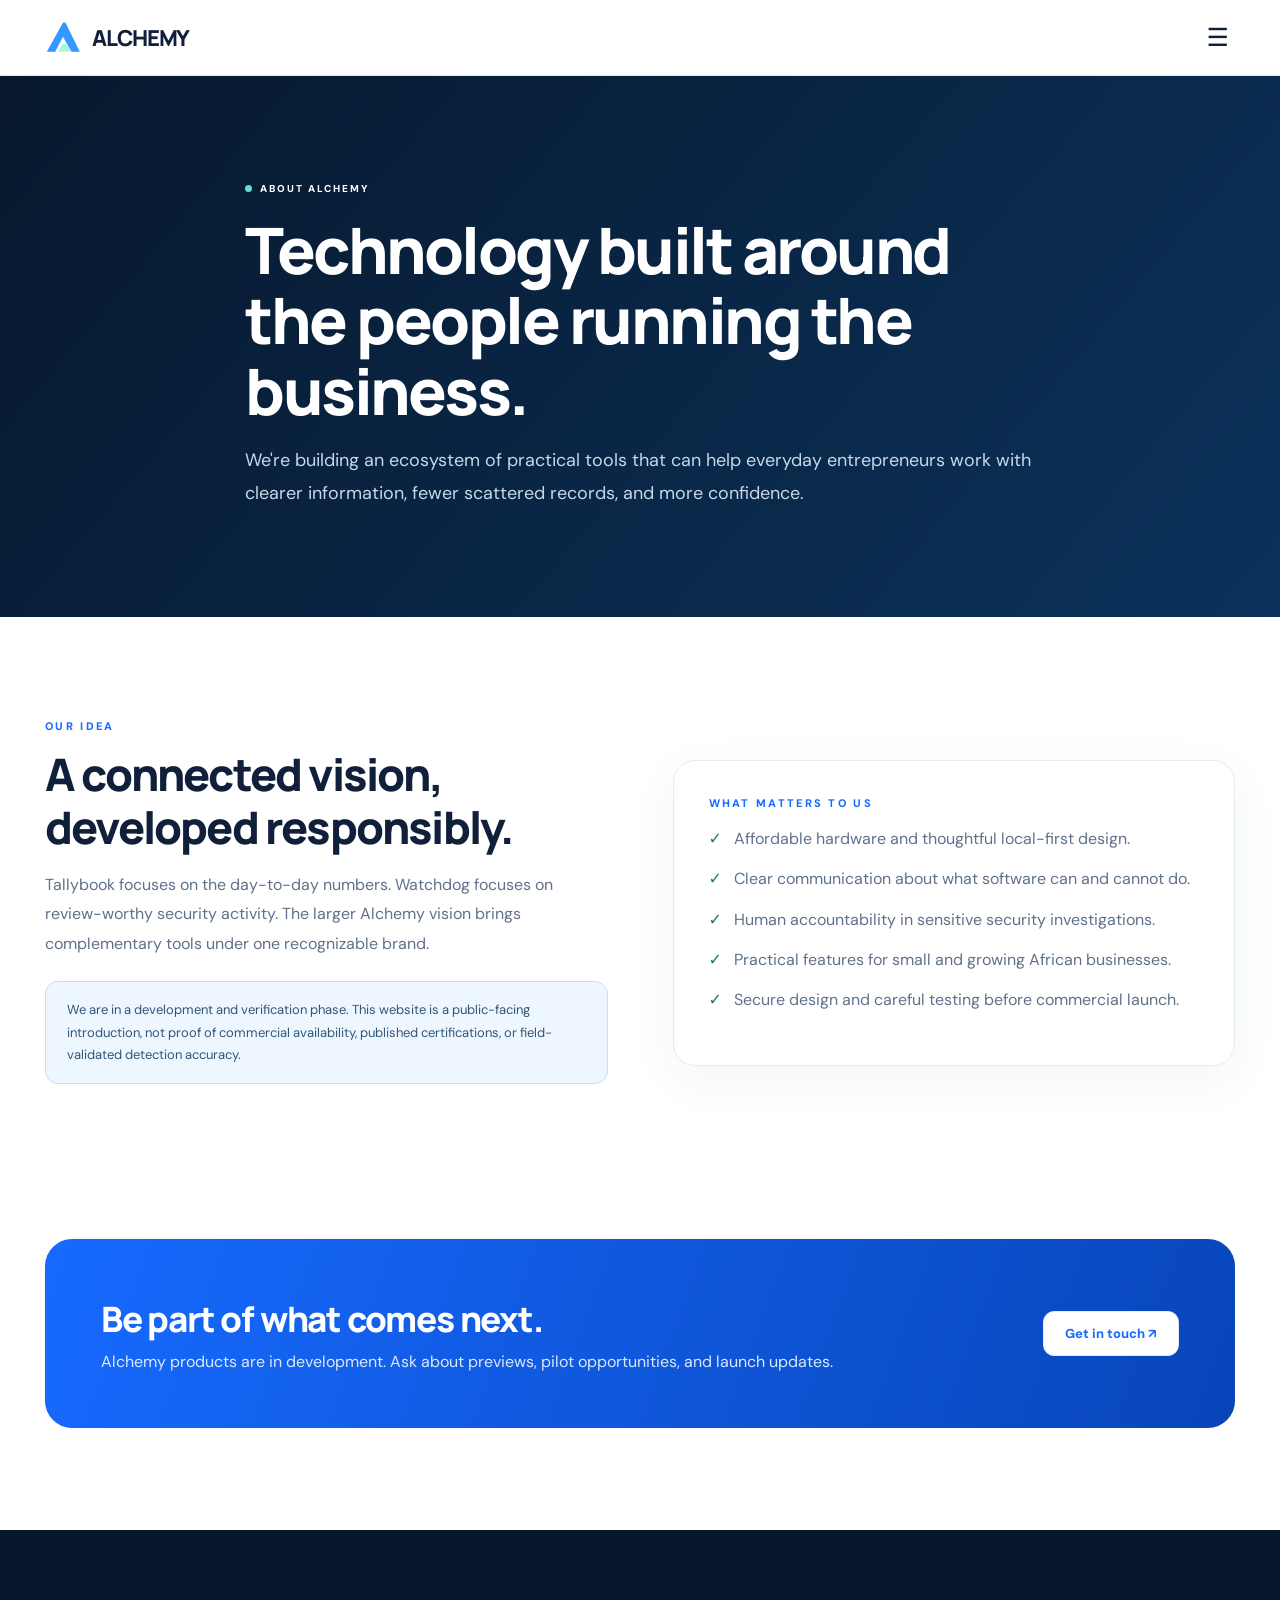
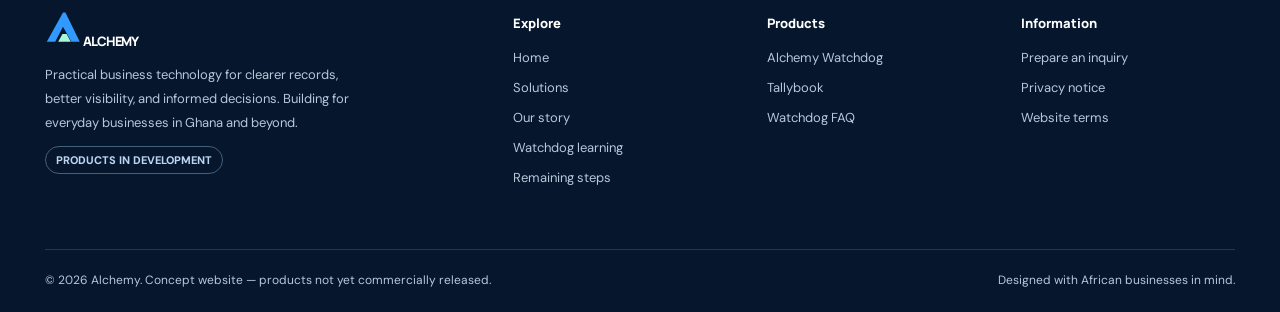
<file: about.html>
<!doctype html><html lang="en"><head><meta charset="utf-8"><meta name="viewport" content="width=device-width,initial-scale=1"><meta name="theme-color" content="#07162b"><meta name="description" content="Learn about the Alchemy mission and its in-development Tallybook and Watchdog products."><title>About the Alchemy Ecosystem | Alchemy</title><link rel="icon" type="image/svg+xml" href="assets/favicon.svg"><link rel="stylesheet" href="assets/style.css"><meta property="og:type" content="website"><meta property="og:title" content="About the Alchemy Ecosystem | Alchemy"><meta property="og:description" content="Learn about the Alchemy mission and its in-development Tallybook and Watchdog products."><meta name="twitter:card" content="summary"><meta name="twitter:title" content="About the Alchemy Ecosystem | Alchemy"></head><body><a class="skip" href="#content">Skip to content</a><header class="header"><nav class="container nav" aria-label="Main navigation"><a href="index.html" class="brand"><img src="assets/logo.svg" alt="" width="36" height="36"> ALCHEMY</a><div class="navlinks" id="navlinks"><a href="index.html">Home</a><a href="watchdog.html">Watchdog</a><a href="tallybook.html">Tallybook</a><a href="solutions.html">Solutions</a><a href="about.html" aria-current="page" class="active">About</a><a href="learn.html">Learn</a><a href="faq.html">FAQ</a><a href="for-developer.html">For Developer</a><a href="test-one/index.html">Test One</a><a href="remaining-steps.html">Remaining Steps</a></div><div class="navcta"><a class="btn nav-contact" href="contact.html">Contact us</a><button type="button" class="menu-toggle" aria-label="Open navigation menu" aria-controls="navlinks" aria-expanded="false">☰</button></div></nav></header><main id="content"><section class="subhero"><div class="container inner"><span class="pill"><i></i> About Alchemy</span><h1>Technology built around the people running the business.</h1><p>We're building an ecosystem of practical tools that can help everyday entrepreneurs work with clearer information, fewer scattered records, and more confidence.</p></div></section><section class="section"><div class="container split"><div><p class="eyebrow">Our idea</p><h2 class="h2">A connected vision, developed responsibly.</h2><p class="lead">Tallybook focuses on the day-to-day numbers. Watchdog focuses on review-worthy security activity. The larger Alchemy vision brings complementary tools under one recognizable brand.</p><div class="note">We are in a development and verification phase. This website is a public-facing introduction, not proof of commercial availability, published certifications, or field-validated detection accuracy.</div></div><div class="form-card"><p class="eyebrow">What matters to us</p><ul class="bullet"><li>Affordable hardware and thoughtful local-first design.</li><li>Clear communication about what software can and cannot do.</li><li>Human accountability in sensitive security investigations.</li><li>Practical features for small and growing African businesses.</li><li>Secure design and careful testing before commercial launch.</li></ul></div></div></section><section class="section" style="padding-top:30px"><div class="container"><div class="cta-band"><div><h2>Be part of what comes next.</h2><p>Alchemy products are in development. Ask about previews, pilot opportunities, and launch updates.</p></div><a class="btn light" href="contact.html">Get in touch ↗</a></div></div></section></main><footer class="footer"><div class="container"><div class="footer-grid"><div><a href="index.html" class="brand"><img src="assets/logo.svg" alt="" width="36" height="36"> ALCHEMY</a><p>Practical business technology for clearer records, better visibility, and informed decisions. Building for everyday businesses in Ghana and beyond.</p><span class="tag">PRODUCTS IN DEVELOPMENT</span></div><div><h4>Explore</h4><a href="index.html">Home</a><a href="solutions.html">Solutions</a><a href="about.html">Our story</a><a href="learn.html">Watchdog learning</a><a href="remaining-steps.html">Remaining steps</a></div><div><h4>Products</h4><a href="watchdog.html">Alchemy Watchdog</a><a href="tallybook.html">Tallybook</a><a href="faq.html">Watchdog FAQ</a></div><div><h4>Information</h4><a href="contact.html">Prepare an inquiry</a><a href="privacy.html">Privacy notice</a><a href="terms.html">Website terms</a></div></div><div class="footer-bottom"><span>© <span id="yr"></span> Alchemy. Concept website — products not yet commercially released.</span><span>Designed with African businesses in mind.</span></div></div></footer><script src="assets/app.js" defer></script></body></html>
</file>
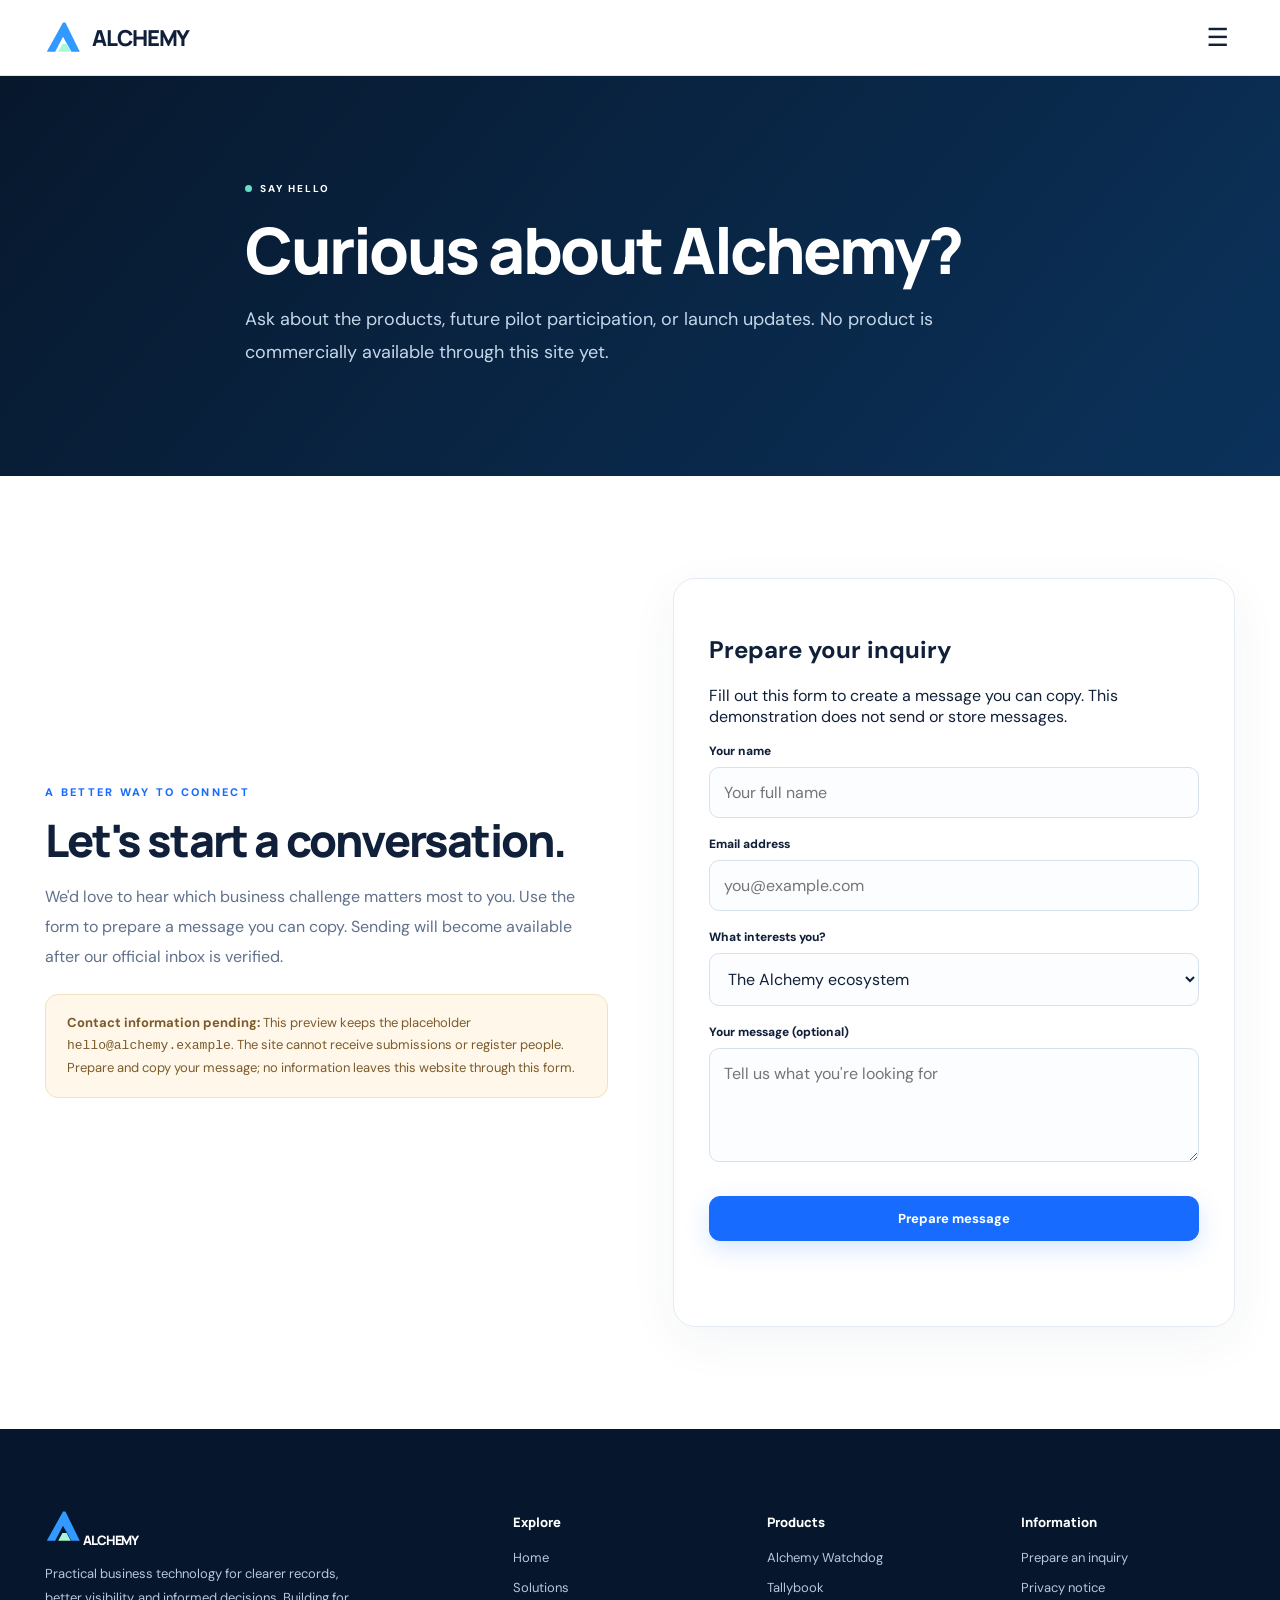
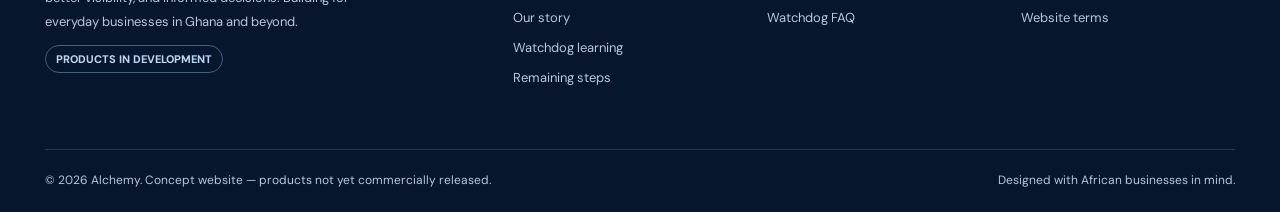
<file: contact.html>
<!doctype html><html lang="en"><head><meta charset="utf-8"><meta name="viewport" content="width=device-width,initial-scale=1"><meta name="theme-color" content="#07162b"><meta name="description" content="Prepare a message about Alchemy Watchdog, Tallybook or a partnership. Email delivery is not yet enabled."><title>Contact and Launch Updates | Alchemy</title><link rel="icon" type="image/svg+xml" href="assets/favicon.svg"><link rel="stylesheet" href="assets/style.css"><meta property="og:type" content="website"><meta property="og:title" content="Contact and Launch Updates | Alchemy"><meta property="og:description" content="Reach out about Alchemy, Tallybook and Watchdog. The contact workflow opens your local email client, and no online registrations are stored."><meta name="twitter:card" content="summary"><meta name="twitter:title" content="Contact and Launch Updates | Alchemy"></head><body><a class="skip" href="#content">Skip to content</a><header class="header"><nav class="container nav" aria-label="Main navigation"><a href="index.html" class="brand"><img src="assets/logo.svg" alt="" width="36" height="36"> ALCHEMY</a><div class="navlinks" id="navlinks"><a href="index.html">Home</a><a href="watchdog.html">Watchdog</a><a href="tallybook.html">Tallybook</a><a href="solutions.html">Solutions</a><a href="about.html">About</a><a href="learn.html">Learn</a><a href="faq.html">FAQ</a><a href="for-developer.html">For Developer</a><a href="test-one/index.html">Test One</a><a href="remaining-steps.html">Remaining Steps</a></div><div class="navcta"><a class="btn nav-contact" href="contact.html" aria-current="page">Contact us</a><button type="button" class="menu-toggle" aria-label="Open navigation menu" aria-controls="navlinks" aria-expanded="false">☰</button></div></nav></header><main id="content"><section class="subhero"><div class="container inner"><span class="pill"><i></i> Say hello</span><h1>Curious about Alchemy?</h1><p>Ask about the products, future pilot participation, or launch updates. No product is commercially available through this site yet.</p></div></section><section class="section"><div class="container split"><div><p class="eyebrow">A better way to connect</p><h2 class="h2">Let's start a conversation.</h2><p class="lead">We'd love to hear which business challenge matters most to you. Use the form to prepare a message you can copy. Sending will become available after our official inbox is verified.</p><div class="note warn"><b>Contact information pending:</b> This preview keeps the placeholder <code>hello@alchemy.example</code>. The site cannot receive submissions or register people. Prepare and copy your message; no information leaves this website through this form.</div></div><p class="nojs-note" role="status">This message preparation tool requires JavaScript. No form details will be sent or collected while JavaScript is unavailable.</p><form class="form-card" id="interest-form" method="post" action="#" novalidate><h2>Prepare your inquiry</h2><p>Fill out this form to create a message you can copy. This demonstration does not send or store messages.</p><div class="field"><label for="full-name">Your name</label><input id="full-name" name="name" autocomplete="name" maxlength="100" required placeholder="Your full name"></div><div class="field"><label for="email">Email address</label><input id="email" name="email" type="email" autocomplete="email" maxlength="180" required placeholder="you@example.com"></div><div class="field"><label for="product">What interests you?</label><select id="product" name="product"><option value="Alchemy ecosystem">The Alchemy ecosystem</option><option value="Alchemy Watchdog">Alchemy Watchdog</option><option value="Tallybook">Tallybook</option><option value="Potential partnership">Potential partnership</option></select></div><div class="field"><label for="message">Your message (optional)</label><textarea id="message" name="message" rows="4" maxlength="1500" placeholder="Tell us what you're looking for"></textarea></div><button type="submit" class="btn contact-submit">Prepare message</button><div id="inquiry-preview" class="inquiry-preview" hidden><label for="prepared-message">Your prepared message</label><textarea id="prepared-message" rows="10" readonly aria-describedby="preview-note"></textarea><p id="preview-note">No inquiry has been sent or saved. Copy the message and keep it until an official contact channel is available.</p><div class="inquiry-actions"><button type="button" class="btn" id="copy-inquiry">Copy message</button><a class="btn secondary send-inquiry" id="send-inquiry" href="#" hidden>Open email application</a></div></div><p class="form-result" id="form-result" role="status" aria-live="polite"></p></form></div></section></main><footer class="footer"><div class="container"><div class="footer-grid"><div><a href="index.html" class="brand"><img src="assets/logo.svg" alt="" width="36" height="36"> ALCHEMY</a><p>Practical business technology for clearer records, better visibility, and informed decisions. Building for everyday businesses in Ghana and beyond.</p><span class="tag">PRODUCTS IN DEVELOPMENT</span></div><div><h4>Explore</h4><a href="index.html">Home</a><a href="solutions.html">Solutions</a><a href="about.html">Our story</a><a href="learn.html">Watchdog learning</a><a href="remaining-steps.html">Remaining steps</a></div><div><h4>Products</h4><a href="watchdog.html">Alchemy Watchdog</a><a href="tallybook.html">Tallybook</a><a href="faq.html">Watchdog FAQ</a></div><div><h4>Information</h4><a href="contact.html">Prepare an inquiry</a><a href="privacy.html">Privacy notice</a><a href="terms.html">Website terms</a></div></div><div class="footer-bottom"><span>© <span id="yr"></span> Alchemy. Concept website — products not yet commercially released.</span><span>Designed with African businesses in mind.</span></div></div></footer><script src="assets/site-config.js" defer></script><script src="assets/app.js" defer></script></body></html>
</file>
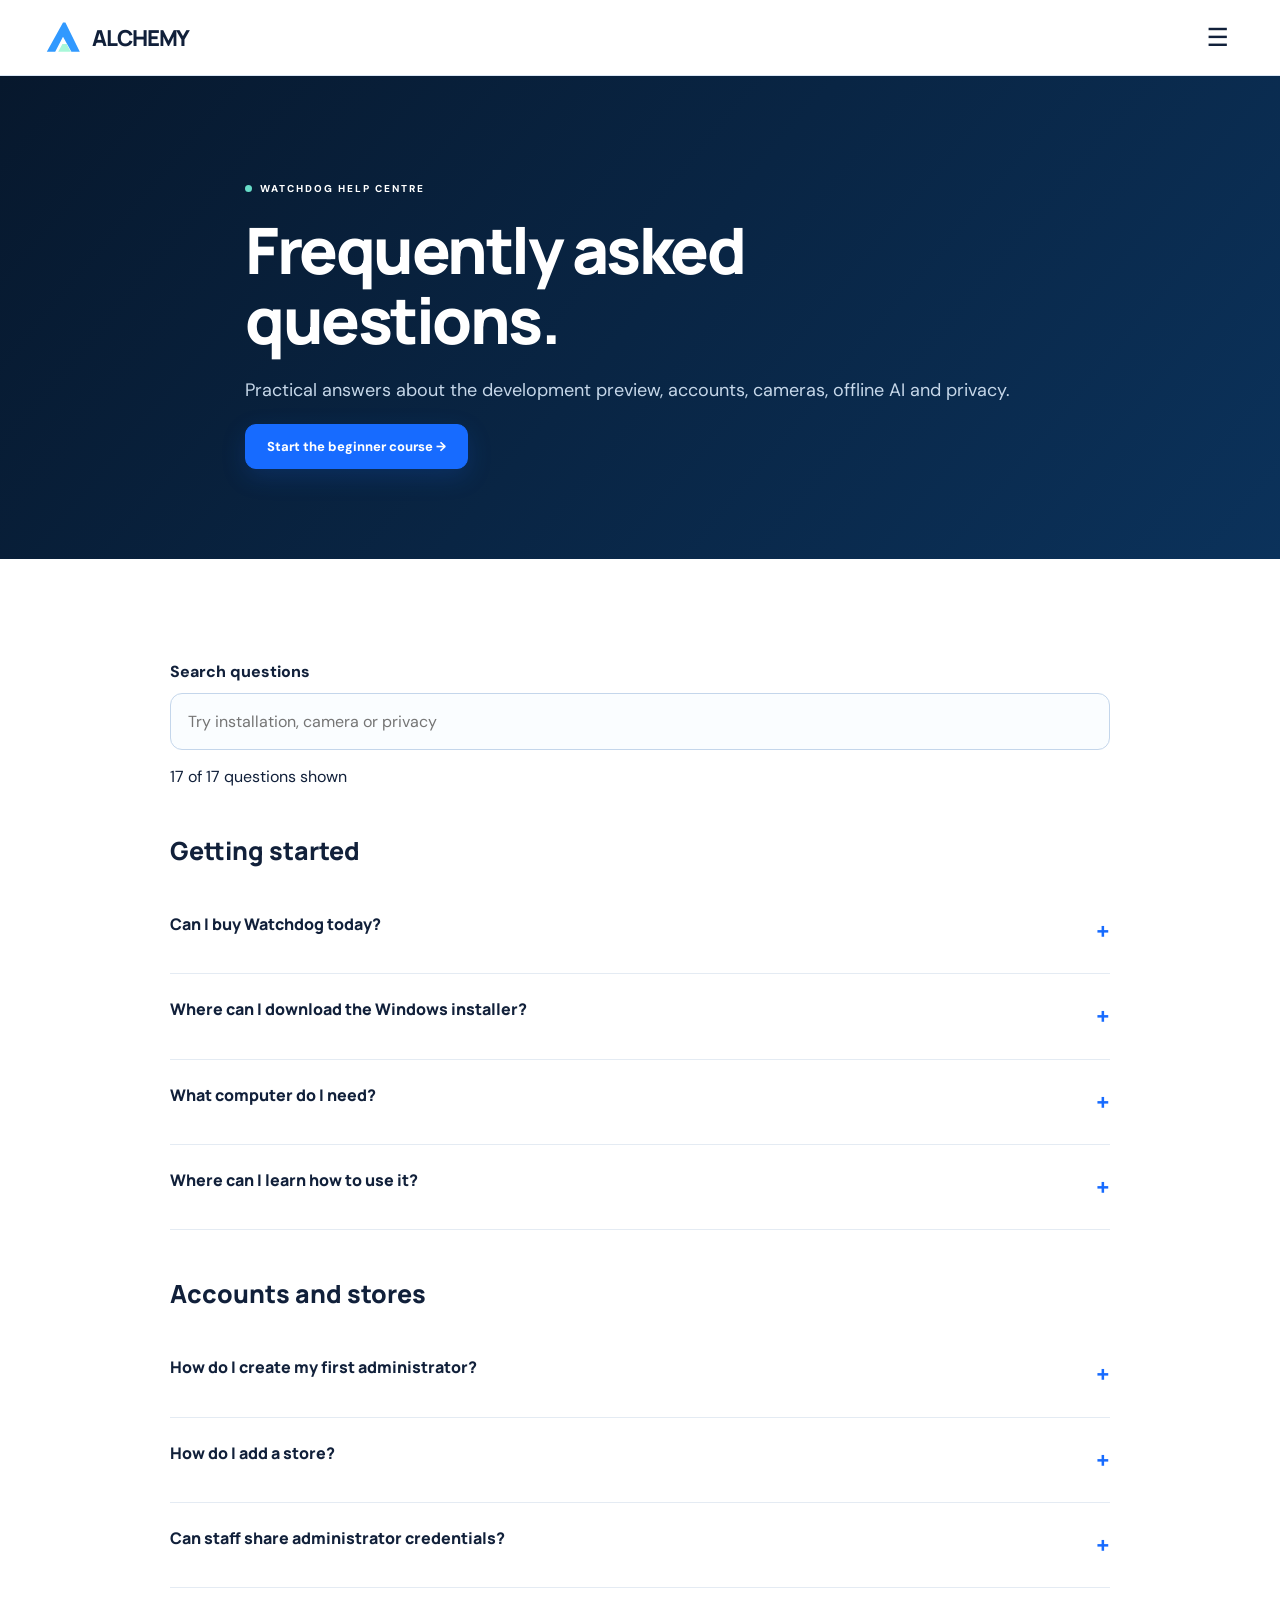
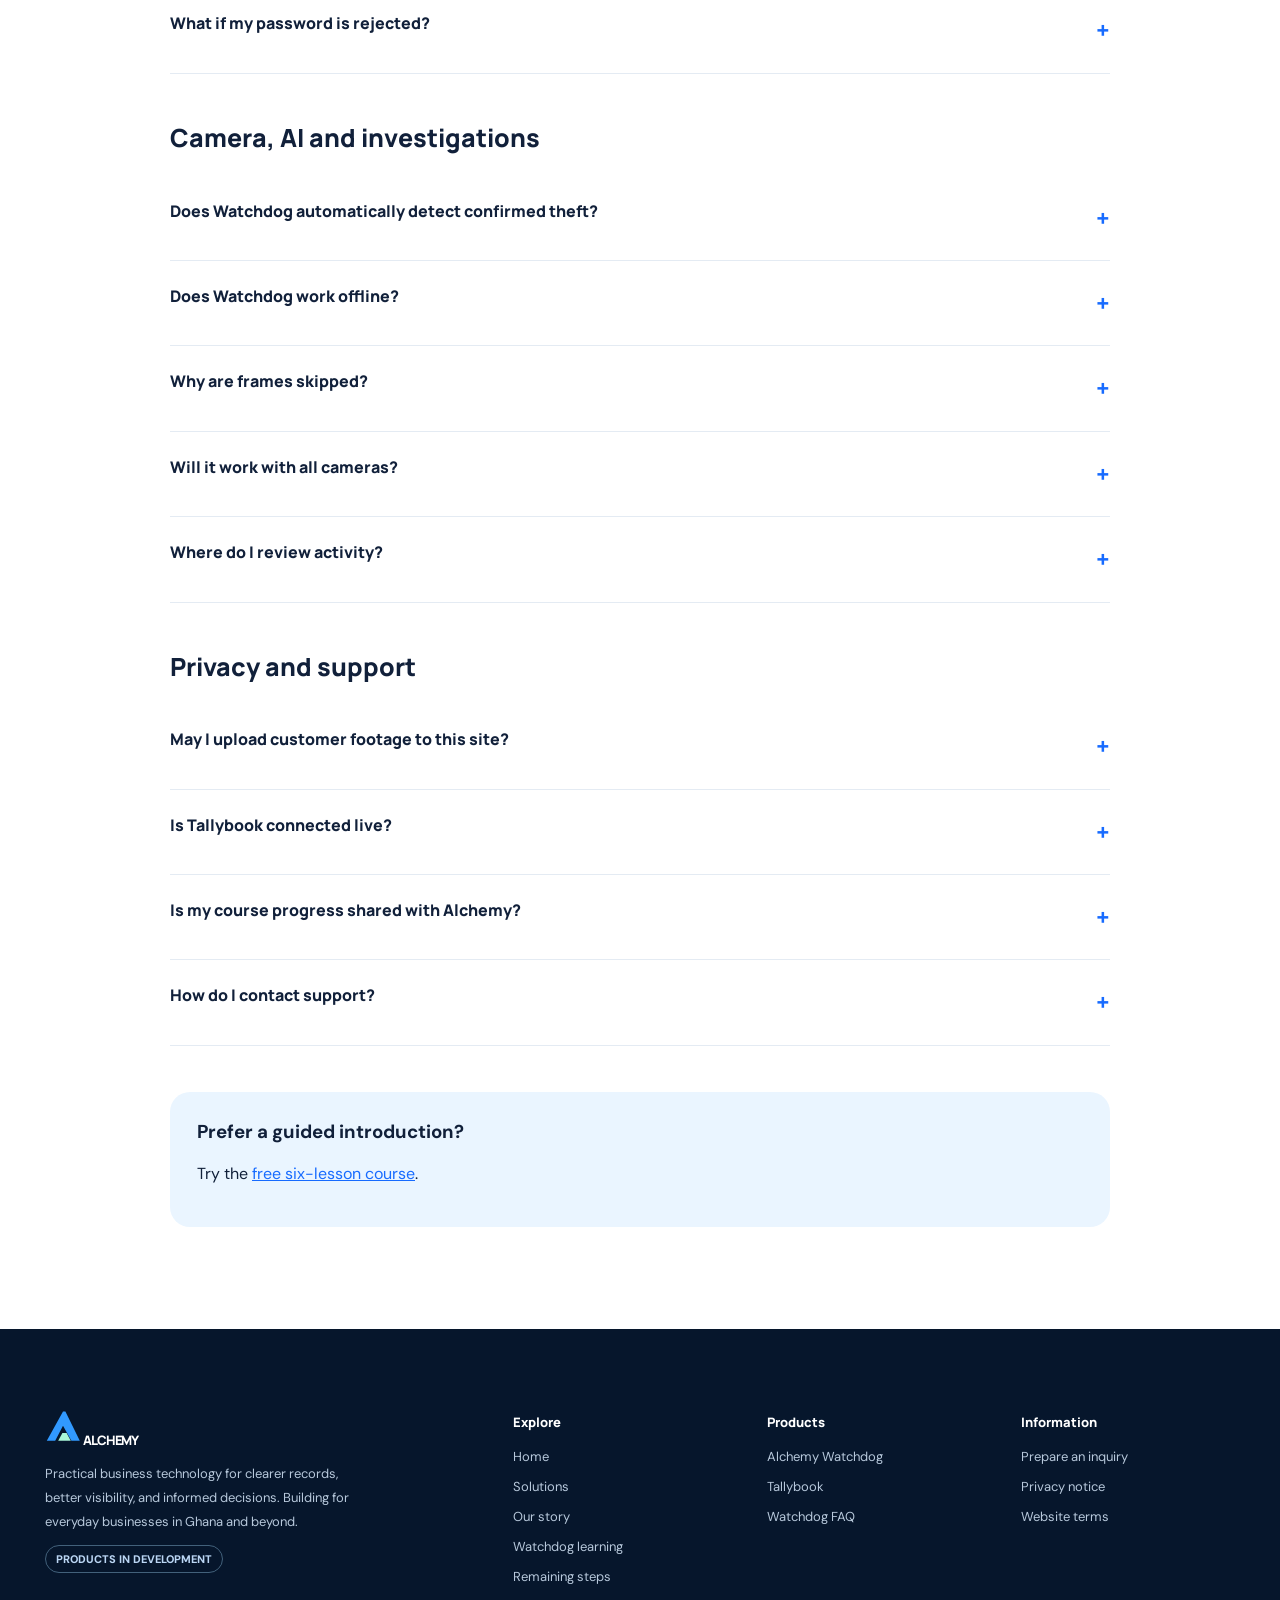
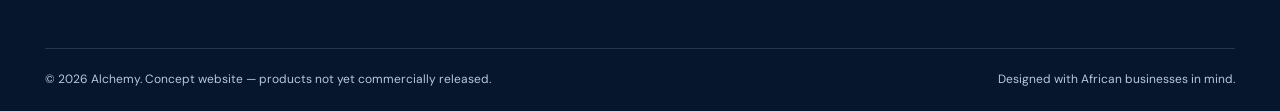
<file: faq.html>
<!doctype html><html lang="en"><head><meta charset="utf-8"><meta name="viewport" content="width=device-width,initial-scale=1"><title>Watchdog FAQ | Alchemy</title><meta name="description" content="Frequently asked questions about Watchdog setup, stores, AI, privacy and availability."><link rel="icon" href="assets/favicon.svg" type="image/svg+xml"><link rel="stylesheet" href="assets/style.css"><meta property="og:type" content="website"><meta property="og:title" content="Watchdog FAQ | Alchemy"><meta property="og:description" content="Frequently asked questions about Watchdog setup, stores, AI, privacy and availability."><meta name="twitter:card" content="summary"><meta name="twitter:title" content="Watchdog FAQ | Alchemy"></head><body><a class="skip" href="#content">Skip to content</a><header class="header"><nav class="container nav" aria-label="Main navigation"><a href="index.html" class="brand"><img src="assets/logo.svg" alt="" width="36" height="36"> ALCHEMY</a><div class="navlinks" id="navlinks"><a href="index.html">Home</a><a href="watchdog.html">Watchdog</a><a href="tallybook.html">Tallybook</a><a href="solutions.html">Solutions</a><a href="about.html">About</a><a href="learn.html">Learn</a><a href="faq.html" aria-current="page" class="active">FAQ</a><a href="for-developer.html">For Developer</a><a href="test-one/index.html">Test One</a><a href="remaining-steps.html">Remaining Steps</a></div><div class="navcta"><a class="btn nav-contact" href="contact.html">Contact us</a><button type="button" class="menu-toggle" aria-label="Open navigation menu" aria-controls="navlinks" aria-expanded="false">☰</button></div></nav></header><main id="content"><section class="subhero"><div class="container inner"><span class="pill"><i></i> Watchdog help centre</span><h1>Frequently asked questions.</h1><p>Practical answers about the development preview, accounts, cameras, offline AI and privacy.</p><a class="btn" href="learn.html">Start the beginner course →</a></div></section><section class="section"><div class="container faq-page"><label class="faq-search-label" for="faq-search">Search questions</label><input type="search" id="faq-search" class="faq-search" autocomplete="off" placeholder="Try installation, camera or privacy"><p id="faq-count" role="status" aria-live="polite">17 questions</p><p id="faq-empty" hidden>No questions found. Try another word.</p><section class="faq-category"><h2>Getting started</h2><div class="faq"><details><summary>Can I buy Watchdog today?</summary><p>No. Alchemy Watchdog is a development preview, not commercially released.</p></details><details><summary>Where can I download the Windows installer?</summary><p>There is no verified public installer on this website. Authorized testers should use the exact package and instructions supplied by their coordinator; do not turn off Windows security protections.</p></details><details><summary>What computer do I need?</summary><p>The development target is Windows 11 x64, approximately 8 GB RAM, and CPU-only operation without a dedicated GPU. Real-world capacity and stability remain under evaluation.</p></details><details><summary>Where can I learn how to use it?</summary><p>Visit the free six-lesson Learn Watchdog course to understand the preview's accounts, stores and monitoring workflow.</p></details></div></section><section class="faq-category"><h2>Accounts and stores</h2><div class="faq"><details><summary>How do I create my first administrator?</summary><p>In the tested Manage Stores preview, click First admin setup, choose a fictional operator ID and unique password at least 12 characters long, and then sign in.</p></details><details><summary>How do I add a store?</summary><p>After signing in, choose Add store, enter the Store ID and Display Name, and confirm it appears when you click List stores.</p></details><details><summary>Can staff share administrator credentials?</summary><p>No. Operators should use individual accounts and receive authorized store-specific grants. Full store-isolation security acceptance is still pending.</p></details><details><summary>What if my password is rejected?</summary><p>Read the on-screen validation message. In the tested preview, passwords shorter than 12 characters are rejected. Do not send passwords in screenshots or messages.</p></details></div></section><section class="faq-category"><h2>Camera, AI and investigations</h2><div class="faq"><details><summary>Does Watchdog automatically detect confirmed theft?</summary><p>No. A review notice or AI-generated description is not proof of misconduct. A person must examine independent facts and available context.</p></details><details><summary>Does Watchdog work offline?</summary><p>A CPU-only local model has completed synthetic inference tests, but end-to-end offline field performance and commercial readiness are not yet certified.</p></details><details><summary>Why are frames skipped?</summary><p>Camera capture and application processing can run at different rates. A visible video feed does not mean every frame was processed by AI.</p></details><details><summary>Will it work with all cameras?</summary><p>Camera viewing exists in the development build, but compatibility with all camera models, feeds and installation environments has not been demonstrated. Use only authorized feeds.</p></details><details><summary>Where do I review activity?</summary><p>Where present, the authenticated management console has Review candidates, Review decisions and Review audit tools. Their presence does not prove real-world detection accuracy.</p></details></div></section><section class="faq-category"><h2>Privacy and support</h2><div class="faq"><details><summary>May I upload customer footage to this site?</summary><p>No. This marketing site is not a secure evidence-upload service. Never share private videos, credentials or customer data through its demo contact form.</p></details><details><summary>Is Tallybook connected live?</summary><p>No. Live integration remains deferred. Watchdog and Tallybook are separate products within Alchemy.</p></details><details><summary>Is my course progress shared with Alchemy?</summary><p>No. Only completed lesson numbers are saved locally by your browser when possible. You can use Reset progress to erase them.</p></details><details><summary>How do I contact support?</summary><p>The website contact form opens an email draft addressed to a placeholder recipient. It is not a functioning support or registration system. Preview testers should contact their coordinator.</p></details></div></section><div class="callout"><h3>Prefer a guided introduction?</h3><p>Try the <a href="learn.html">free six-lesson course</a>.</p></div></div></section></main><footer class="footer"><div class="container"><div class="footer-grid"><div><a href="index.html" class="brand"><img src="assets/logo.svg" alt="" width="36" height="36"> ALCHEMY</a><p>Practical business technology for clearer records, better visibility, and informed decisions. Building for everyday businesses in Ghana and beyond.</p><span class="tag">PRODUCTS IN DEVELOPMENT</span></div><div><h4>Explore</h4><a href="index.html">Home</a><a href="solutions.html">Solutions</a><a href="about.html">Our story</a><a href="learn.html">Watchdog learning</a><a href="remaining-steps.html">Remaining steps</a></div><div><h4>Products</h4><a href="watchdog.html">Alchemy Watchdog</a><a href="tallybook.html">Tallybook</a><a href="faq.html">Watchdog FAQ</a></div><div><h4>Information</h4><a href="contact.html">Prepare an inquiry</a><a href="privacy.html">Privacy notice</a><a href="terms.html">Website terms</a></div></div><div class="footer-bottom"><span>© <span id="yr"></span> Alchemy. Concept website — products not yet commercially released.</span><span>Designed with African businesses in mind.</span></div></div></footer><script src="assets/app.js" defer></script><script src="assets/faq.js" defer></script></body></html>
</file>
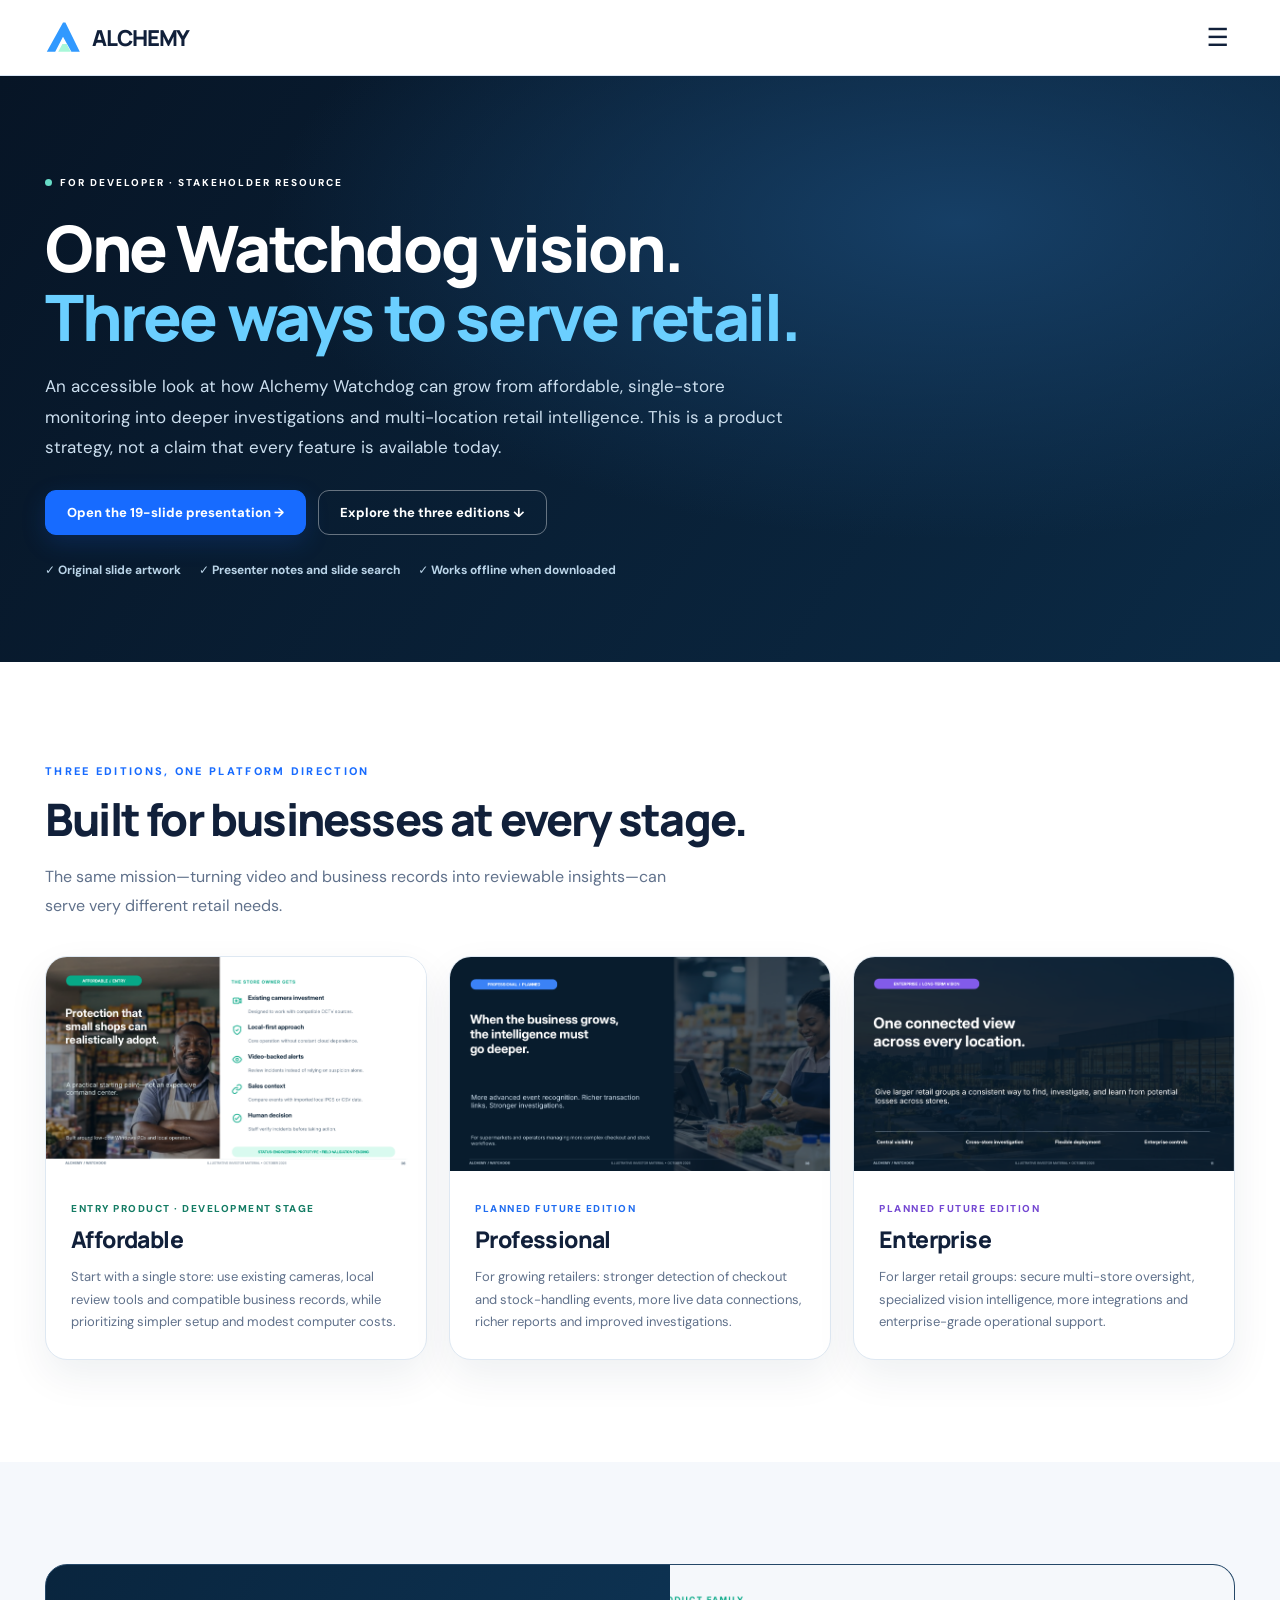
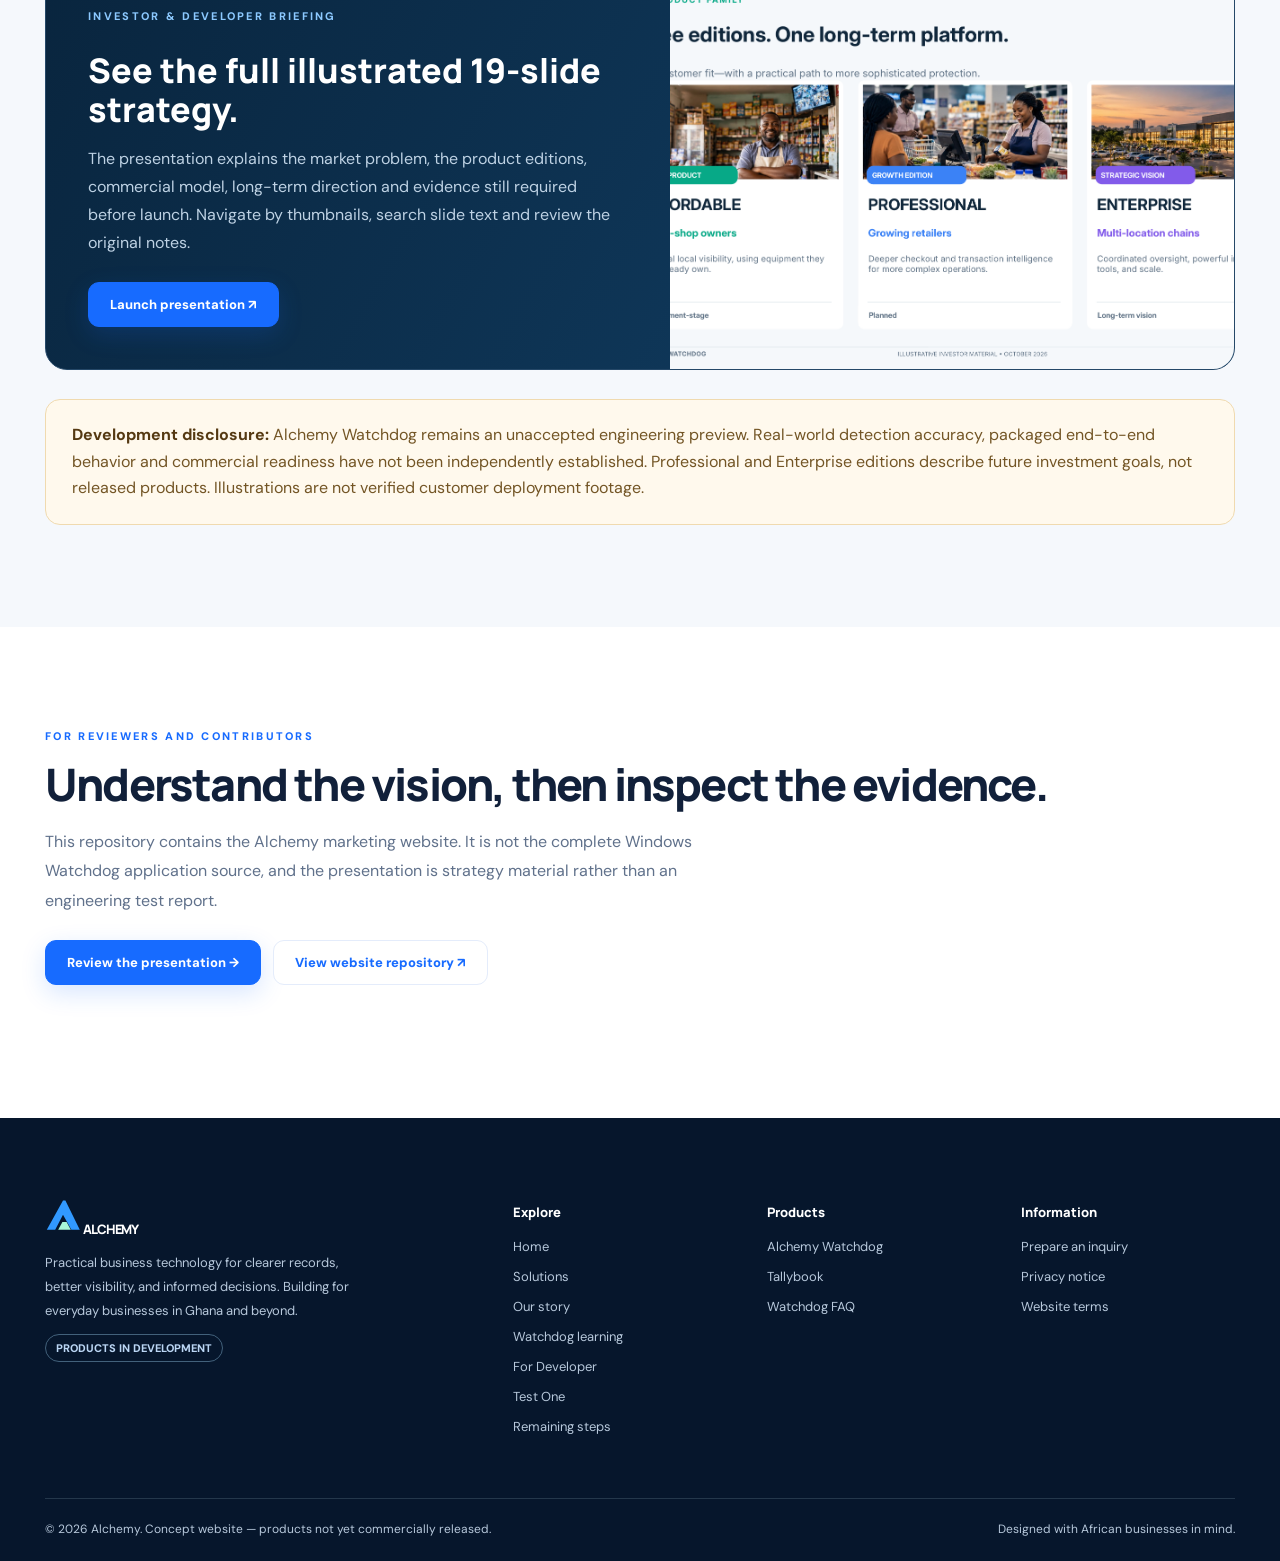
<file: for-developer.html>
<!doctype html><html lang="en"><head><meta charset="utf-8"><meta name="viewport" content="width=device-width,initial-scale=1"><meta name="theme-color" content="#07162b"><meta name="description" content="Explore the illustrated Alchemy Watchdog investor and developer roadmap across Affordable, Professional and Enterprise editions."><title>For Developer | Alchemy Watchdog Vision</title><link rel="icon" type="image/svg+xml" href="assets/favicon.svg"><link rel="stylesheet" href="assets/style.css"><meta property="og:type" content="website"><meta property="og:title" content="For Developer | Alchemy Watchdog"><meta property="og:description" content="Watchdog's visual 19-slide stakeholder presentation and three-edition product roadmap."><style>
.dev-hero {background:radial-gradient(ellipse at 75% 25%,#163f66,transparent 51%),linear-gradient(125deg,#071526,#0b2a45);color:#fff;padding:94px 0 84px;}
.dev-hero h1 {font:800 clamp(39px,5vw,67px)/1.08 Manrope,system-ui,sans-serif;letter-spacing:-2.4px;margin:22px 0 20px;max-width:920px}
.dev-hero h1 em {font-style:normal;color:#6bcfff}
.dev-hero p {font-size:17px;line-height:1.8;color:#ccdfef;max-width:760px}
.dev-hero-actions {display:flex;gap:12px;flex-wrap:wrap;margin:27px 0}
.dev-proof {display:flex;gap:18px;flex-wrap:wrap;font-size:12px;color:#bad4e8;font-weight:700}
.dev-grid {display:grid;grid-template-columns:repeat(3,minmax(0,1fr));gap:22px;margin-top:35px}
.dev-card {border:1px solid #dee8f2;border-radius:22px;background:white;overflow:hidden;box-shadow:0 16px 40px #142c4212}
.dev-card img {display:block;width:100%;aspect-ratio:16/9;object-fit:cover}
.dev-card .body {padding:25px}
.dev-card h3 {font:800 23px Manrope,system-ui,sans-serif;letter-spacing:-.6px;margin:6px 0 11px}
.dev-card p {color:#60718b;line-height:1.75;font-size:13px;margin:0}
.dev-label {font-size:10px;font-weight:800;letter-spacing:.15em;text-transform:uppercase;color:#147c64}
.dev-label.pro {color:#216df0}.dev-label.enterprise {color:#7448d2}
.dev-open {border:1px solid #254868;border-radius:22px;background:linear-gradient(120deg,#09253e,#124168);display:grid;grid-template-columns:1.05fr .95fr;gap:0;overflow:hidden;color:white}
.dev-open img {width:100%;height:100%;object-fit:cover}
.dev-open .body {padding:42px}
.dev-open h2 {font:800 34px/1.15 Manrope,system-ui,sans-serif;margin:6px 0 16px}
.dev-open p {color:#bed2e4;line-height:1.75;margin-bottom:25px}
.dev-note {background:#fff9ed;border:1px solid #f0daaf;border-radius:15px;padding:22px 26px;color:#735525;line-height:1.65}
.dev-note strong {color:#553912}
@media (max-width:850px) {.dev-grid {grid-template-columns:1fr}.dev-open {grid-template-columns:1fr}.dev-open .body{padding:28px}.dev-hero{padding:65px 0}.dev-hero h1{letter-spacing:-1.3px}}
</style></head><body><a class="skip" href="#content">Skip to content</a><header class="header"><nav class="container nav" aria-label="Main navigation"><a href="index.html" class="brand"><img src="assets/logo.svg" alt="" width="36" height="36"> ALCHEMY</a><div class="navlinks" id="navlinks"><a href="index.html">Home</a><a href="watchdog.html">Watchdog</a><a href="tallybook.html">Tallybook</a><a href="solutions.html">Solutions</a><a href="about.html">About</a><a href="learn.html">Learn</a><a href="faq.html">FAQ</a><a href="for-developer.html" aria-current="page" class="active">For Developer</a><a href="remaining-steps.html">Remaining Steps</a></div><div class="navcta"><a class="btn nav-contact" href="contact.html">Contact us</a><button type="button" class="menu-toggle" aria-label="Open navigation menu" aria-controls="navlinks" aria-expanded="false">☰</button></div></nav></header>
<main id="content">
<section class="dev-hero"><div class="container"><span class="pill"><i></i> For Developer · Stakeholder resource</span><h1>One Watchdog vision.<br><em>Three ways to serve retail.</em></h1><p>An accessible look at how Alchemy Watchdog can grow from affordable, single-store monitoring into deeper investigations and multi-location retail intelligence. This is a product strategy, not a claim that every feature is available today.</p>
<div class="dev-hero-actions"><a class="btn" href="developer/presentation.html">Open the 19-slide presentation →</a><a class="btn secondary" href="#editions">Explore the three editions ↓</a></div>
<div class="dev-proof"><span>✓ Original slide artwork</span><span>✓ Presenter notes and slide search</span><span>✓ Works offline when downloaded</span></div></div></section>
<section class="section" id="editions"><div class="container"><p class="eyebrow">Three editions, one platform direction</p><h2 class="h2">Built for businesses at every stage.</h2><p class="lead">The same mission—turning video and business records into reviewable insights—can serve very different retail needs.</p>
<div class="dev-grid">
<article class="dev-card"><img src="developer/slides/slide-06.png" alt="Affordable edition slide from the original Alchemy Watchdog presentation" loading="lazy"><div class="body"><span class="dev-label">Entry product · Development stage</span><h3>Affordable</h3><p>Start with a single store: use existing cameras, local review tools and compatible business records, while prioritizing simpler setup and modest computer costs.</p></div></article>
<article class="dev-card"><img src="developer/slides/slide-08.png" alt="Professional edition slide from the original Alchemy Watchdog presentation" loading="lazy"><div class="body"><span class="dev-label pro">Planned future edition</span><h3>Professional</h3><p>For growing retailers: stronger detection of checkout and stock-handling events, more live data connections, richer reports and improved investigations.</p></div></article>
<article class="dev-card"><img src="developer/slides/slide-11.png" alt="Enterprise edition slide from the original Alchemy Watchdog presentation" loading="lazy"><div class="body"><span class="dev-label enterprise">Planned future edition</span><h3>Enterprise</h3><p>For larger retail groups: secure multi-store oversight, specialized vision intelligence, more integrations and enterprise-grade operational support.</p></div></article>
</div></div></section>
<section class="section gray"><div class="container"><div class="dev-open"><div class="body"><p class="eyebrow" style="color:#8cc9ff">Investor & developer briefing</p><h2>See the full illustrated 19-slide strategy.</h2><p>The presentation explains the market problem, the product editions, commercial model, long-term direction and evidence still required before launch. Navigate by thumbnails, search slide text and review the original notes.</p><a class="btn" href="developer/presentation.html">Launch presentation ↗</a></div><div><img src="developer/slides/slide-05.png" alt="The three editions compared in the original stakeholder deck" loading="lazy"></div></div>
<div class="dev-note" style="margin-top:29px"><strong>Development disclosure:</strong> Alchemy Watchdog remains an unaccepted engineering preview. Real-world detection accuracy, packaged end-to-end behavior and commercial readiness have not been independently established. Professional and Enterprise editions describe future investment goals, not released products. Illustrations are not verified customer deployment footage.</div></div></section>
<section class="section"><div class="container"><p class="eyebrow">For reviewers and contributors</p><h2 class="h2">Understand the vision, then inspect the evidence.</h2><p class="lead">This repository contains the Alchemy marketing website. It is not the complete Windows Watchdog application source, and the presentation is strategy material rather than an engineering test report.</p><div class="hero-actions" style="margin-top:25px"><a class="btn" href="developer/presentation.html">Review the presentation →</a><a class="btn light" href="https://github.com/adjeiemmaaegh-web/Alchemy-Watchdog" rel="noopener noreferrer">View website repository ↗</a></div></div></section></main>
<footer class="footer"><div class="container"><div class="footer-grid"><div><a href="index.html" class="brand"><img src="assets/logo.svg" alt="" width="36" height="36"> ALCHEMY</a><p>Practical business technology for clearer records, better visibility, and informed decisions. Building for everyday businesses in Ghana and beyond.</p><span class="tag">PRODUCTS IN DEVELOPMENT</span></div><div><h4>Explore</h4><a href="index.html">Home</a><a href="solutions.html">Solutions</a><a href="about.html">Our story</a><a href="learn.html">Watchdog learning</a><a href="for-developer.html">For Developer</a><a href="test-one/index.html">Test One</a><a href="remaining-steps.html">Remaining steps</a></div><div><h4>Products</h4><a href="watchdog.html">Alchemy Watchdog</a><a href="tallybook.html">Tallybook</a><a href="faq.html">Watchdog FAQ</a></div><div><h4>Information</h4><a href="contact.html">Prepare an inquiry</a><a href="privacy.html">Privacy notice</a><a href="terms.html">Website terms</a></div></div><div class="footer-bottom"><span>© <span id="yr"></span> Alchemy. Concept website — products not yet commercially released.</span><span>Designed with African businesses in mind.</span></div></div></footer><script src="assets/app.js" defer></script></body></html>
</file>
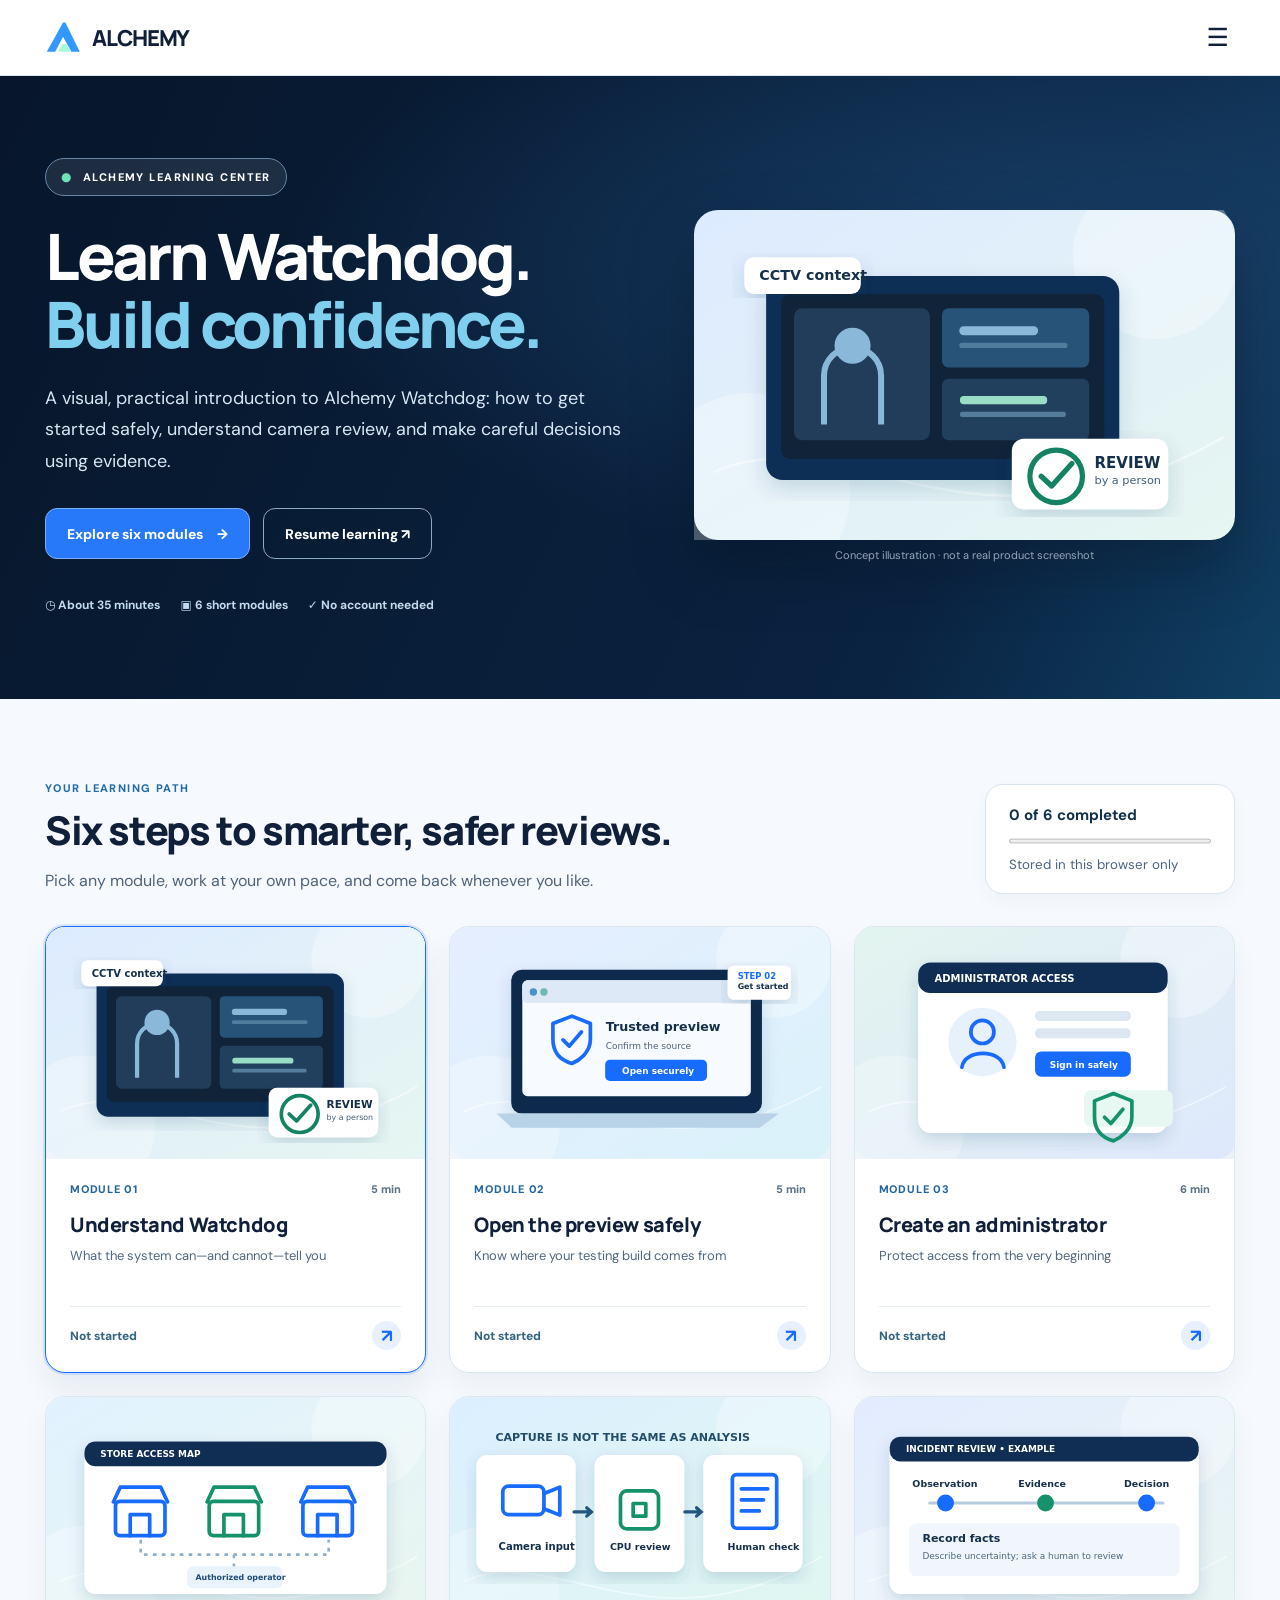
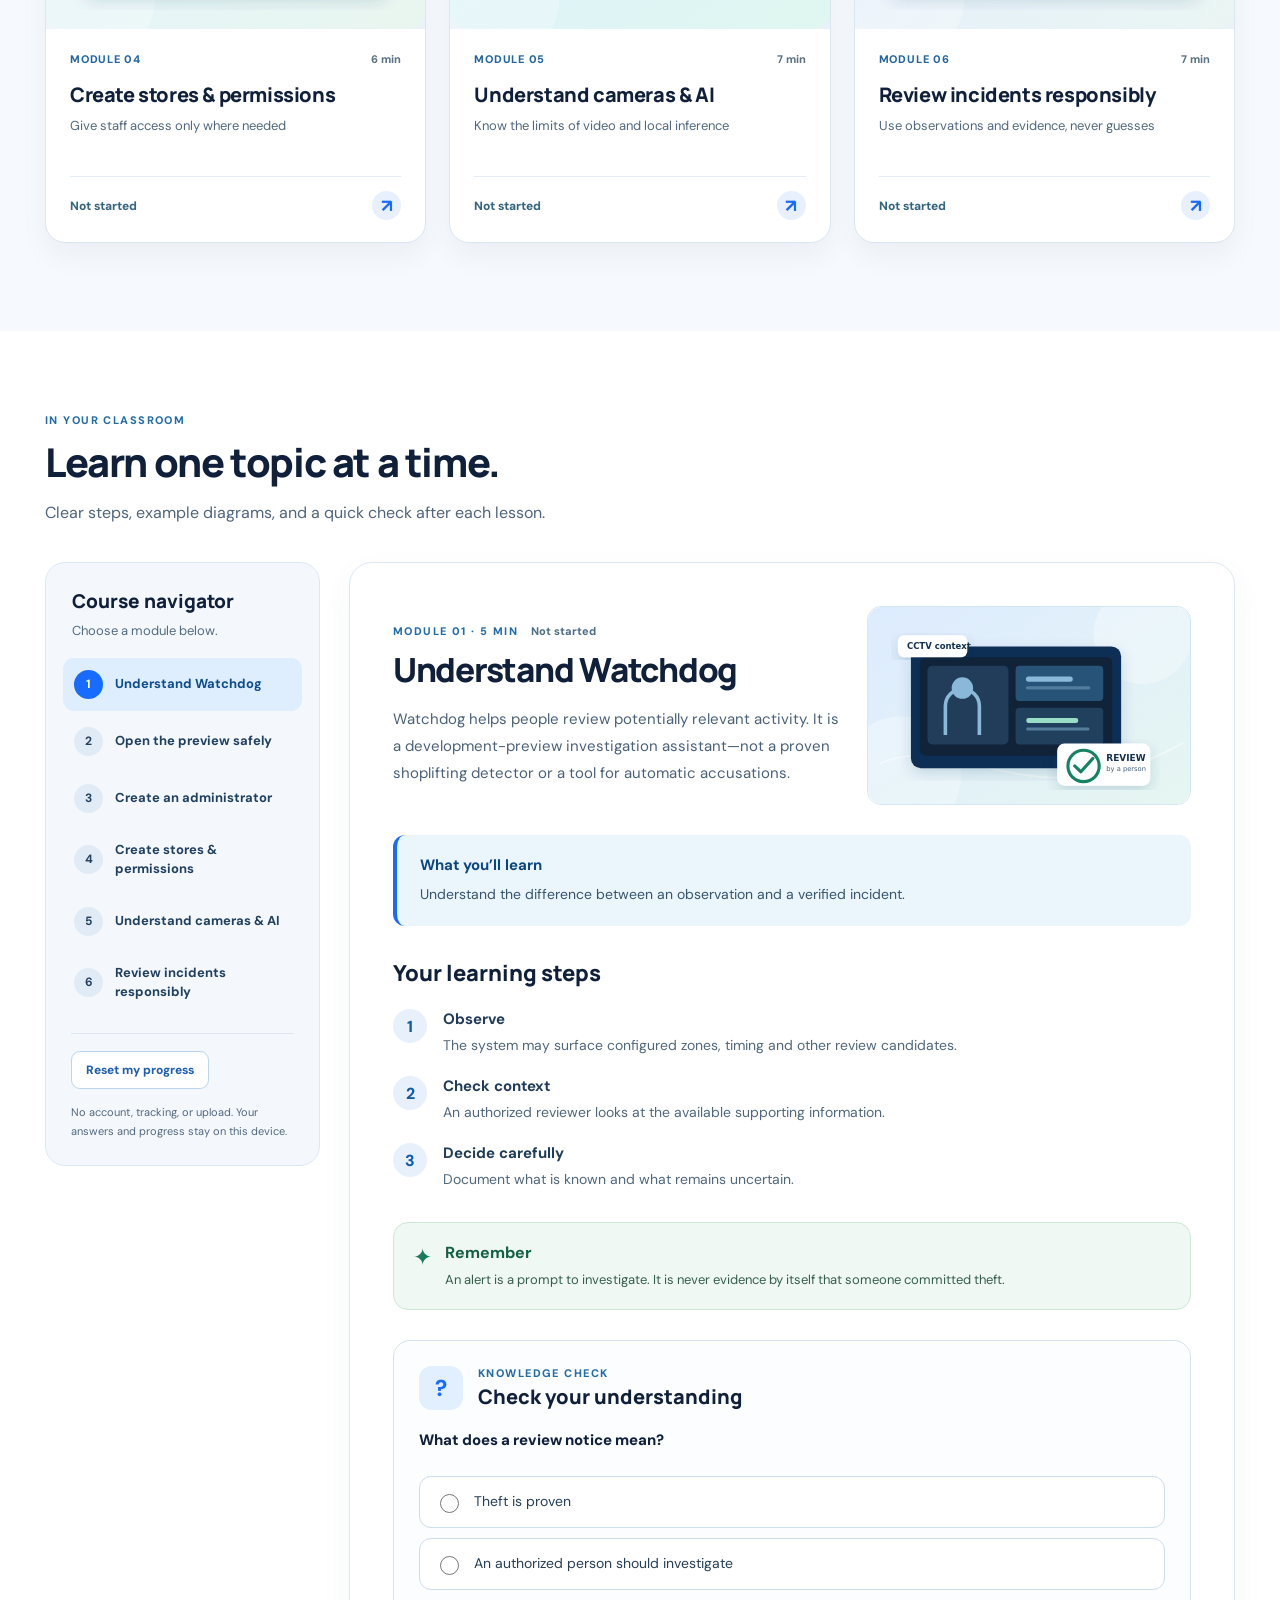
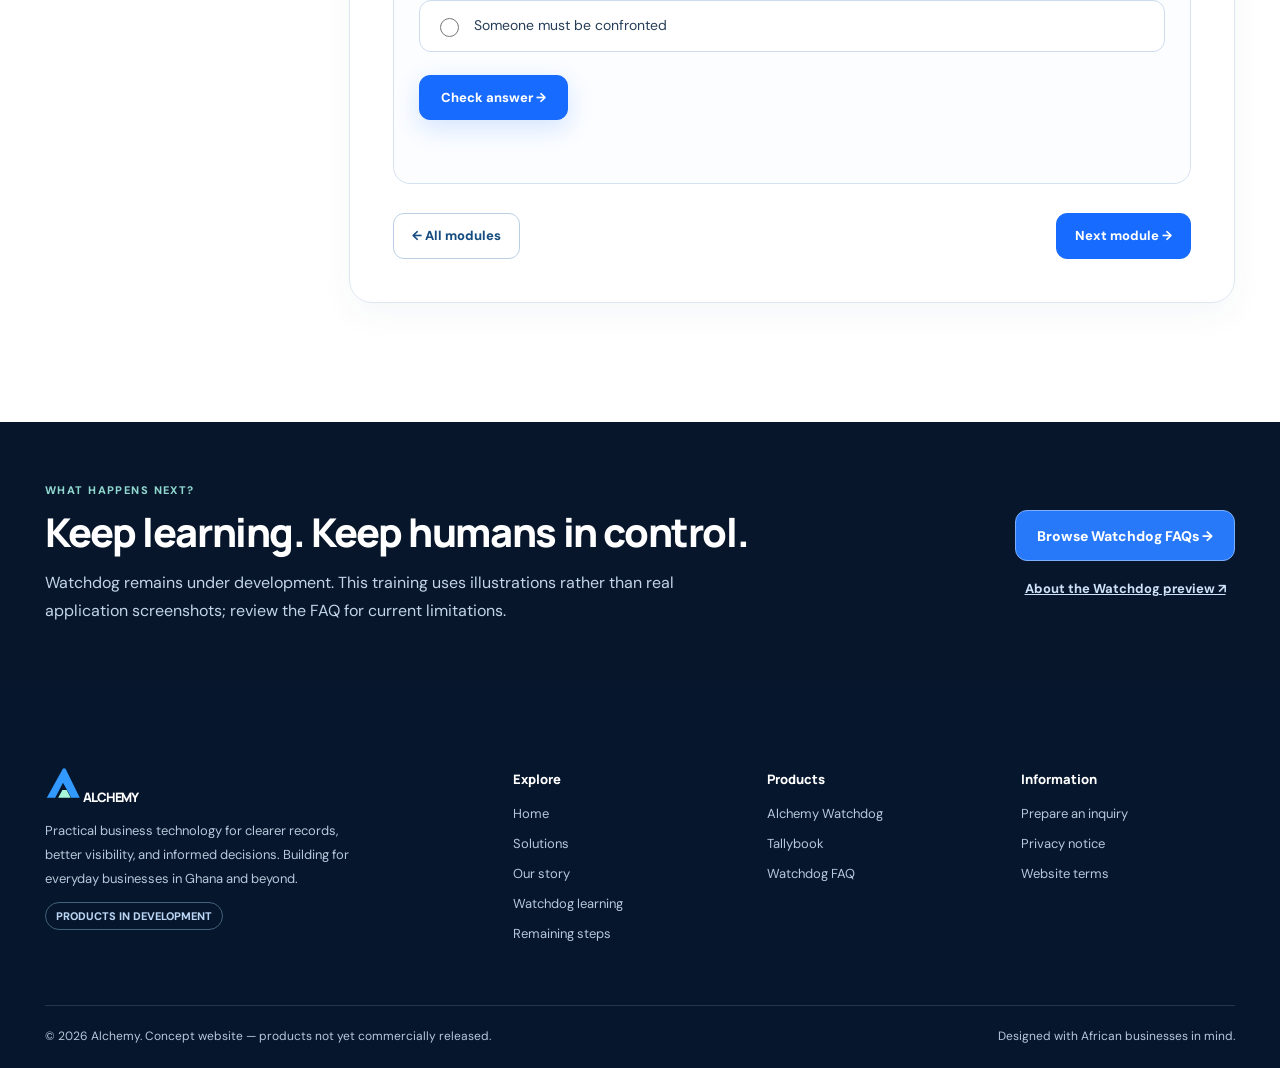
<file: learn.html>
<!doctype html>
<html lang="en">
<head>
  <meta charset="utf-8">
  <meta name="viewport" content="width=device-width,initial-scale=1">
  <meta name="theme-color" content="#07162b">
  <meta name="description" content="Learn Alchemy Watchdog with six visual lessons on safe setup, stores, cameras, responsible AI and evidence review. Free beginner course, no account required.">
  <title>Learn Watchdog — Alchemy Learning Center</title>
  <meta property="og:type" content="website">
  <meta property="og:title" content="Learn Watchdog — Alchemy Learning Center">
  <meta property="og:description" content="Six illustrated beginner lessons about safe, human-led CCTV review and Alchemy Watchdog.">
  <meta name="twitter:card" content="summary">
  <link rel="icon" type="image/svg+xml" href="assets/favicon.svg">
  <link rel="stylesheet" href="assets/style.css">
</head>
<body>
  <a href="#content" class="skip">Skip to content</a>
  <header class="header"><nav class="container nav" aria-label="Main navigation"><a href="index.html" class="brand"><img src="assets/logo.svg" alt="" width="36" height="36"> ALCHEMY</a><div class="navlinks" id="navlinks"><a href="index.html">Home</a><a href="watchdog.html">Watchdog</a><a href="tallybook.html">Tallybook</a><a href="solutions.html">Solutions</a><a href="about.html">About</a><a href="learn.html" aria-current="page" class="active">Learn</a><a href="faq.html">FAQ</a><a href="for-developer.html">For Developer</a><a href="test-one/index.html">Test One</a><a href="remaining-steps.html">Remaining Steps</a></div><div class="navcta"><a class="btn nav-contact" href="contact.html">Contact us</a><button type="button" class="menu-toggle" aria-label="Open navigation menu" aria-controls="navlinks" aria-expanded="false">☰</button></div></nav></header>
  <main id="content" class="academy-page">
    <section class="academy-hero" aria-labelledby="academy-heading"><div class="container academy-hero-grid"><div><span class="academy-pill"><span aria-hidden="true">●</span> ALCHEMY LEARNING CENTER</span><h1 id="academy-heading">Learn Watchdog.<br><em>Build confidence.</em></h1><p class="academy-hero-lead">A visual, practical introduction to Alchemy Watchdog: how to get started safely, understand camera review, and make careful decisions using evidence.</p><div class="academy-hero-actions"><a class="academy-primary-cta" href="#modules">Explore six modules <span aria-hidden="true">→</span></a><button class="academy-continue" type="button" id="course-resume">Resume learning ↗</button></div><div class="academy-hero-facts"><span>◷ About 35 minutes</span><span>▣ 6 short modules</span><span>✓ No account needed</span></div></div><div class="academy-hero-art"><img src="assets/learn/academy-hero.svg" width="720" height="440" decoding="async" alt="Conceptual illustration of a CCTV review screen with a human-review decision card, not an actual software screenshot."><p>Concept illustration · not a real product screenshot</p></div></div></section>
<section class="academy-intro" id="modules" aria-labelledby="modules-title"><div class="container"><div class="academy-intro-heading"><div><p class="academy-eyebrow">YOUR LEARNING PATH</p><h2 id="modules-title">Six steps to smarter, safer reviews.</h2><p>Pick any module, work at your own pace, and come back whenever you like.</p></div><div class="academy-total"><strong id="course-progress" role="status" aria-live="polite">0 of 6 completed</strong><progress id="course-bar" max="6" value="0" aria-label="Course completion progress"></progress><small>Stored in this browser only</small></div></div><div class="academy-module-grid"><a class="academy-module" href="#lesson-1" data-open-lesson="0" data-module="0"><div class="academy-module-image"><img src="assets/learn/lesson-1.svg" width="720" height="440" loading="lazy" decoding="async" alt="Illustration of a CCTV monitoring screen and a human review card"></div><div class="academy-module-body"><div class="academy-module-meta"><span>MODULE 01</span><span>5 min</span></div><h3>Understand Watchdog</h3><p>What the system can—and cannot—tell you</p><div class="academy-module-foot"><span class="academy-module-status" data-status="0">Not started</span><span class="academy-module-arrow" aria-hidden="true">↗</span></div></div></a>
<a class="academy-module" href="#lesson-2" data-open-lesson="1" data-module="1"><div class="academy-module-image"><img src="assets/learn/lesson-2.svg" width="720" height="440" loading="lazy" decoding="async" alt="Illustration of a verified software preview window and security shield"></div><div class="academy-module-body"><div class="academy-module-meta"><span>MODULE 02</span><span>5 min</span></div><h3>Open the preview safely</h3><p>Know where your testing build comes from</p><div class="academy-module-foot"><span class="academy-module-status" data-status="1">Not started</span><span class="academy-module-arrow" aria-hidden="true">↗</span></div></div></a>
<a class="academy-module" href="#lesson-3" data-open-lesson="2" data-module="2"><div class="academy-module-image"><img src="assets/learn/lesson-3.svg" width="720" height="440" loading="lazy" decoding="async" alt="Illustration of an administrator sign-in panel"></div><div class="academy-module-body"><div class="academy-module-meta"><span>MODULE 03</span><span>6 min</span></div><h3>Create an administrator</h3><p>Protect access from the very beginning</p><div class="academy-module-foot"><span class="academy-module-status" data-status="2">Not started</span><span class="academy-module-arrow" aria-hidden="true">↗</span></div></div></a>
<a class="academy-module" href="#lesson-4" data-open-lesson="3" data-module="3"><div class="academy-module-image"><img src="assets/learn/lesson-4.svg" width="720" height="440" loading="lazy" decoding="async" alt="Illustration of separate stores connected to an authorized operator"></div><div class="academy-module-body"><div class="academy-module-meta"><span>MODULE 04</span><span>6 min</span></div><h3>Create stores &amp; permissions</h3><p>Give staff access only where needed</p><div class="academy-module-foot"><span class="academy-module-status" data-status="3">Not started</span><span class="academy-module-arrow" aria-hidden="true">↗</span></div></div></a>
<a class="academy-module" href="#lesson-5" data-open-lesson="4" data-module="4"><div class="academy-module-image"><img src="assets/learn/lesson-5.svg" width="720" height="440" loading="lazy" decoding="async" alt="Diagram showing camera input, local CPU processing, and human review"></div><div class="academy-module-body"><div class="academy-module-meta"><span>MODULE 05</span><span>7 min</span></div><h3>Understand cameras &amp; AI</h3><p>Know the limits of video and local inference</p><div class="academy-module-foot"><span class="academy-module-status" data-status="4">Not started</span><span class="academy-module-arrow" aria-hidden="true">↗</span></div></div></a>
<a class="academy-module" href="#lesson-6" data-open-lesson="5" data-module="5"><div class="academy-module-image"><img src="assets/learn/lesson-6.svg" width="720" height="440" loading="lazy" decoding="async" alt="Diagram showing observations, evidence and review decisions on a timeline"></div><div class="academy-module-body"><div class="academy-module-meta"><span>MODULE 06</span><span>7 min</span></div><h3>Review incidents responsibly</h3><p>Use observations and evidence, never guesses</p><div class="academy-module-foot"><span class="academy-module-status" data-status="5">Not started</span><span class="academy-module-arrow" aria-hidden="true">↗</span></div></div></a></div></div></section>
<section class="academy-classroom" id="classroom" aria-labelledby="classroom-title"><div class="container"><div class="academy-classroom-heading"><p class="academy-eyebrow">IN YOUR CLASSROOM</p><h2 id="classroom-title">Learn one topic at a time.</h2><p>Clear steps, example diagrams, and a quick check after each lesson.</p></div><div class="academy-classroom-grid"><aside class="academy-sidebar" aria-label="Learning course navigation"><h3>Course navigator</h3><p>Choose a module below.</p><ol class="academy-sidebar-list"><li><a href="#lesson-1" data-open-lesson="0" data-step-link="0"><span class="academy-sidebar-num">1</span><span>Understand Watchdog</span></a></li><li><a href="#lesson-2" data-open-lesson="1" data-step-link="1"><span class="academy-sidebar-num">2</span><span>Open the preview safely</span></a></li><li><a href="#lesson-3" data-open-lesson="2" data-step-link="2"><span class="academy-sidebar-num">3</span><span>Create an administrator</span></a></li><li><a href="#lesson-4" data-open-lesson="3" data-step-link="3"><span class="academy-sidebar-num">4</span><span>Create stores &amp; permissions</span></a></li><li><a href="#lesson-5" data-open-lesson="4" data-step-link="4"><span class="academy-sidebar-num">5</span><span>Understand cameras &amp; AI</span></a></li><li><a href="#lesson-6" data-open-lesson="5" data-step-link="5"><span class="academy-sidebar-num">6</span><span>Review incidents responsibly</span></a></li></ol><div class="academy-sidebar-footer"><button type="button" id="course-reset" class="course-reset">Reset my progress</button><p>No account, tracking, or upload. Your answers and progress stay on this device.</p></div></aside><div class="academy-lesson-stack"><article class="academy-lesson" id="lesson-1" data-lesson="0" aria-labelledby="lesson-title-1"><div class="academy-lesson-head"><div><p class="academy-eyebrow">MODULE 01 <span aria-hidden="true">·</span> 5 MIN <span class="academy-completion-badge" data-status="0">Not started</span></p><h2 id="lesson-title-1" tabindex="-1">Understand Watchdog</h2><p class="academy-lesson-lead">Watchdog helps people review potentially relevant activity. It is a development-preview investigation assistant—not a proven shoplifting detector or a tool for automatic accusations.</p></div><img src="assets/learn/lesson-1.svg" width="720" height="440" loading="lazy" decoding="async" alt="Conceptual learning illustration for module 1; not an actual product screenshot."></div><div class="academy-learning-objective"><strong>What you’ll learn</strong><p>Understand the difference between an observation and a verified incident.</p></div><h3 class="academy-steps-title">Your learning steps</h3><ol class="academy-actions"><li><span class="academy-step-number">1</span><div><strong>Observe</strong><p>The system may surface configured zones, timing and other review candidates.</p></div></li><li><span class="academy-step-number">2</span><div><strong>Check context</strong><p>An authorized reviewer looks at the available supporting information.</p></div></li><li><span class="academy-step-number">3</span><div><strong>Decide carefully</strong><p>Document what is known and what remains uncertain.</p></div></li></ol><div class="academy-insight"><span aria-hidden="true">✦</span><div><strong>Remember</strong><p>An alert is a prompt to investigate. It is never evidence by itself that someone committed theft.</p></div></div><div class="academy-quiz"><div class="academy-quiz-head"><span class="academy-quiz-icon" aria-hidden="true">?</span><div><p class="academy-eyebrow">KNOWLEDGE CHECK</p><h3>Check your understanding</h3></div></div><form data-quiz="0" data-answer="1" data-explanation="Correct. A review notice asks an authorized person to inspect the facts; it never proves wrongdoing."><fieldset><legend>What does a review notice mean?</legend><label class="academy-option"><input type="radio" name="answer-0" value="0" required><span>Theft is proven</span></label><label class="academy-option"><input type="radio" name="answer-0" value="1" required><span>An authorized person should investigate</span></label><label class="academy-option"><input type="radio" name="answer-0" value="2" required><span>Someone must be confronted</span></label></fieldset><button class="btn academy-answer" type="submit">Check answer →</button><p class="quiz-result" role="status" aria-live="polite"></p></form></div><nav class="academy-lesson-controls" aria-label="Module navigation"><a class="academy-control secondary" href="#modules">← All modules</a><button type="button" class="academy-control" data-go-lesson="1">Next module →</button></nav></article>
<article class="academy-lesson" id="lesson-2" data-lesson="1" aria-labelledby="lesson-title-2"><div class="academy-lesson-head"><div><p class="academy-eyebrow">MODULE 02 <span aria-hidden="true">·</span> 5 MIN <span class="academy-completion-badge" data-status="1">Not started</span></p><h2 id="lesson-title-2" tabindex="-1">Open the preview safely</h2><p class="academy-lesson-lead">Use only the development build supplied through your approved testing process. There is no verified public Windows installer on this website.</p></div><img src="assets/learn/lesson-2.svg" width="720" height="440" loading="lazy" decoding="async" alt="Conceptual learning illustration for module 2; not an actual product screenshot."></div><div class="academy-learning-objective"><strong>What you’ll learn</strong><p>Recognize what to do when a screen, file or test build is unexpected.</p></div><h3 class="academy-steps-title">Your learning steps</h3><ol class="academy-actions"><li><span class="academy-step-number">1</span><div><strong>Verify the source</strong><p>Confirm the build and instructions came from your authorized coordinator.</p></div></li><li><span class="academy-step-number">2</span><div><strong>Open carefully</strong><p>Use documented launch steps for that exact preview; don't disable Windows security.</p></div></li><li><span class="academy-step-number">3</span><div><strong>Report differences</strong><p>Take note of unexpected screens or errors and request instructions.</p></div></li></ol><div class="academy-insight"><span aria-hidden="true">✦</span><div><strong>Remember</strong><p>This illustration is a learning diagram, not a screenshot of the current Windows application.</p></div></div><div class="academy-quiz"><div class="academy-quiz-head"><span class="academy-quiz-icon" aria-hidden="true">?</span><div><p class="academy-eyebrow">KNOWLEDGE CHECK</p><h3>Check your understanding</h3></div></div><form data-quiz="1" data-answer="1" data-explanation="Correct. Report the difference. Don't change system protections to make a test build work."><fieldset><legend>What if the preview screen differs from this course?</legend><label class="academy-option"><input type="radio" name="answer-1" value="0" required><span>Edit Windows system files</span></label><label class="academy-option"><input type="radio" name="answer-1" value="1" required><span>Record the difference and ask for instructions</span></label><label class="academy-option"><input type="radio" name="answer-1" value="2" required><span>Disable antivirus</span></label></fieldset><button class="btn academy-answer" type="submit">Check answer →</button><p class="quiz-result" role="status" aria-live="polite"></p></form></div><nav class="academy-lesson-controls" aria-label="Module navigation"><button type="button" class="academy-control secondary" data-go-lesson="0">← Previous module</button><button type="button" class="academy-control" data-go-lesson="2">Next module →</button></nav></article>
<article class="academy-lesson" id="lesson-3" data-lesson="2" aria-labelledby="lesson-title-3"><div class="academy-lesson-head"><div><p class="academy-eyebrow">MODULE 03 <span aria-hidden="true">·</span> 6 MIN <span class="academy-completion-badge" data-status="2">Not started</span></p><h2 id="lesson-title-3" tabindex="-1">Create an administrator</h2><p class="academy-lesson-lead">The tested Manage Stores console includes first-administrator setup and a separate sign-in flow. Use fictional test identities when learning.</p></div><img src="assets/learn/lesson-3.svg" width="720" height="440" loading="lazy" decoding="async" alt="Conceptual learning illustration for module 3; not an actual product screenshot."></div><div class="academy-learning-objective"><strong>What you’ll learn</strong><p>Set up access without sharing credentials or exposing real personal data.</p></div><h3 class="academy-steps-title">Your learning steps</h3><ol class="academy-actions"><li><span class="academy-step-number">1</span><div><strong>Choose a test identity</strong><p>Use a fictional operator ID rather than someone's personal information.</p></div></li><li><span class="academy-step-number">2</span><div><strong>Protect the password</strong><p>Create a unique password of at least 12 characters and keep it private.</p></div></li><li><span class="academy-step-number">3</span><div><strong>Sign in separately</strong><p>After first-admin setup, use the sign-in flow to access protected functions.</p></div></li></ol><div class="academy-insight"><span aria-hidden="true">✦</span><div><strong>Remember</strong><p>Do not photograph, send or publish administrator passwords as part of a test report.</p></div></div><div class="academy-quiz"><div class="academy-quiz-head"><span class="academy-quiz-icon" aria-hidden="true">?</span><div><p class="academy-eyebrow">KNOWLEDGE CHECK</p><h3>Check your understanding</h3></div></div><form data-quiz="2" data-answer="0" data-explanation="Correct. The administrator signs in with the new account; access is not shared automatically."><fieldset><legend>What follows first admin setup?</legend><label class="academy-option"><input type="radio" name="answer-2" value="0" required><span>Sign in with the new account</span></label><label class="academy-option"><input type="radio" name="answer-2" value="1" required><span>Share the password</span></label><label class="academy-option"><input type="radio" name="answer-2" value="2" required><span>Assume everyone has access</span></label></fieldset><button class="btn academy-answer" type="submit">Check answer →</button><p class="quiz-result" role="status" aria-live="polite"></p></form></div><nav class="academy-lesson-controls" aria-label="Module navigation"><button type="button" class="academy-control secondary" data-go-lesson="1">← Previous module</button><button type="button" class="academy-control" data-go-lesson="3">Next module →</button></nav></article>
<article class="academy-lesson" id="lesson-4" data-lesson="3" aria-labelledby="lesson-title-4"><div class="academy-lesson-head"><div><p class="academy-eyebrow">MODULE 04 <span aria-hidden="true">·</span> 6 MIN <span class="academy-completion-badge" data-status="3">Not started</span></p><h2 id="lesson-title-4" tabindex="-1">Create stores &amp; permissions</h2><p class="academy-lesson-lead">Stores are separate workspaces, and staff must only access the stores for which they are explicitly authorized. Final permission hardening is still under test.</p></div><img src="assets/learn/lesson-4.svg" width="720" height="440" loading="lazy" decoding="async" alt="Conceptual learning illustration for module 4; not an actual product screenshot."></div><div class="academy-learning-objective"><strong>What you’ll learn</strong><p>Understand store separation and the principle of least privilege.</p></div><h3 class="academy-steps-title">Your learning steps</h3><ol class="academy-actions"><li><span class="academy-step-number">1</span><div><strong>Add a test store</strong><p>Enter a fictional Store ID and Display Name using the documented preview.</p></div></li><li><span class="academy-step-number">2</span><div><strong>Check the result</strong><p>Use List stores to confirm that the intended test store exists.</p></div></li><li><span class="academy-step-number">3</span><div><strong>Grant limited access</strong><p>Use separate operator accounts and authorized assignments; avoid shared admin login.</p></div></li></ol><div class="academy-insight"><span aria-hidden="true">✦</span><div><strong>Remember</strong><p>The store-access illustration is conceptual. Do not treat it as an exact representation of the present management UI.</p></div></div><div class="academy-quiz"><div class="academy-quiz-head"><span class="academy-quiz-icon" aria-hidden="true">?</span><div><p class="academy-eyebrow">KNOWLEDGE CHECK</p><h3>Check your understanding</h3></div></div><form data-quiz="3" data-answer="2" data-explanation="Correct. Each operator should use an individual account with access granted for the relevant store."><fieldset><legend>How should staff gain store access?</legend><label class="academy-option"><input type="radio" name="answer-3" value="0" required><span>Share administrator credentials</span></label><label class="academy-option"><input type="radio" name="answer-3" value="1" required><span>Copy the database</span></label><label class="academy-option"><input type="radio" name="answer-3" value="2" required><span>Use their own account and an authorized grant</span></label></fieldset><button class="btn academy-answer" type="submit">Check answer →</button><p class="quiz-result" role="status" aria-live="polite"></p></form></div><nav class="academy-lesson-controls" aria-label="Module navigation"><button type="button" class="academy-control secondary" data-go-lesson="2">← Previous module</button><button type="button" class="academy-control" data-go-lesson="4">Next module →</button></nav></article>
<article class="academy-lesson" id="lesson-5" data-lesson="4" aria-labelledby="lesson-title-5"><div class="academy-lesson-head"><div><p class="academy-eyebrow">MODULE 05 <span aria-hidden="true">·</span> 7 MIN <span class="academy-completion-badge" data-status="4">Not started</span></p><h2 id="lesson-title-5" tabindex="-1">Understand cameras &amp; AI</h2><p class="academy-lesson-lead">Capture rate, processing rate and AI results are different things. CPU-only local inference has been demonstrated with synthetic test examples, but real CCTV understanding and field accuracy are unverified.</p></div><img src="assets/learn/lesson-5.svg" width="720" height="440" loading="lazy" decoding="async" alt="Conceptual learning illustration for module 5; not an actual product screenshot."></div><div class="academy-learning-objective"><strong>What you’ll learn</strong><p>Interpret camera output without assuming every frame or event has been analyzed.</p></div><h3 class="academy-steps-title">Your learning steps</h3><ol class="academy-actions"><li><span class="academy-step-number">1</span><div><strong>Capture with permission</strong><p>Only use camera feeds and footage you are authorized to view.</p></div></li><li><span class="academy-step-number">2</span><div><strong>Check processing limits</strong><p>A camera can capture frames that the application does not analyze.</p></div></li><li><span class="academy-step-number">3</span><div><strong>Require human judgment</strong><p>Treat generated descriptions as unverified until supported by actual evidence.</p></div></li></ol><div class="academy-insight"><span aria-hidden="true">✦</span><div><strong>Remember</strong><p>CPU-friendly design is a performance goal, not evidence that the system can identify theft or a person's intent.</p></div></div><div class="academy-quiz"><div class="academy-quiz-head"><span class="academy-quiz-icon" aria-hidden="true">?</span><div><p class="academy-eyebrow">KNOWLEDGE CHECK</p><h3>Check your understanding</h3></div></div><form data-quiz="4" data-answer="1" data-explanation="Correct. Skipped frames mean the processing pipeline may not inspect everything the camera captured."><fieldset><legend>What do skipped frames indicate?</legend><label class="academy-option"><input type="radio" name="answer-4" value="0" required><span>Every frame was analyzed</span></label><label class="academy-option"><input type="radio" name="answer-4" value="1" required><span>Processing may not cover every frame</span></label><label class="academy-option"><input type="radio" name="answer-4" value="2" required><span>An incident is confirmed</span></label></fieldset><button class="btn academy-answer" type="submit">Check answer →</button><p class="quiz-result" role="status" aria-live="polite"></p></form></div><nav class="academy-lesson-controls" aria-label="Module navigation"><button type="button" class="academy-control secondary" data-go-lesson="3">← Previous module</button><button type="button" class="academy-control" data-go-lesson="5">Next module →</button></nav></article>
<article class="academy-lesson" id="lesson-6" data-lesson="5" aria-labelledby="lesson-title-6"><div class="academy-lesson-head"><div><p class="academy-eyebrow">MODULE 06 <span aria-hidden="true">·</span> 7 MIN <span class="academy-completion-badge" data-status="5">Not started</span></p><h2 id="lesson-title-6" tabindex="-1">Review incidents responsibly</h2><p class="academy-lesson-lead">A responsible incident review separates observed facts, available evidence and uncertain interpretations. Review functions are restricted to authorized users.</p></div><img src="assets/learn/lesson-6.svg" width="720" height="440" loading="lazy" decoding="async" alt="Conceptual learning illustration for module 6; not an actual product screenshot."></div><div class="academy-learning-objective"><strong>What you’ll learn</strong><p>Create a clear, fair review note that avoids ungrounded allegations.</p></div><h3 class="academy-steps-title">Your learning steps</h3><ol class="academy-actions"><li><span class="academy-step-number">1</span><div><strong>Record the observation</strong><p>Note only what is visible, with approximate time and source.</p></div></li><li><span class="academy-step-number">2</span><div><strong>Check the evidence</strong><p>Inspect relevant authorized media and any contextual records.</p></div></li><li><span class="academy-step-number">3</span><div><strong>Document a careful outcome</strong><p>Record the review steps, unresolved questions and who approved the decision.</p></div></li></ol><div class="academy-insight"><span aria-hidden="true">✦</span><div><strong>Remember</strong><p>Never infer identity, intent or guilt from proximity, appearance or an automated confidence score.</p></div></div><div class="academy-quiz"><div class="academy-quiz-head"><span class="academy-quiz-icon" aria-hidden="true">?</span><div><p class="academy-eyebrow">KNOWLEDGE CHECK</p><h3>Check your understanding</h3></div></div><form data-quiz="5" data-answer="2" data-explanation="Correct. A useful note contains observations, review steps and uncertainty—not accusations or guesses."><fieldset><legend>What belongs in an incident note?</legend><label class="academy-option"><input type="radio" name="answer-5" value="0" required><span>An unsupported accusation</span></label><label class="academy-option"><input type="radio" name="answer-5" value="1" required><span>A guessed identity</span></label><label class="academy-option"><input type="radio" name="answer-5" value="2" required><span>Observations, review steps and uncertainty</span></label></fieldset><button class="btn academy-answer" type="submit">Check answer →</button><p class="quiz-result" role="status" aria-live="polite"></p></form></div><nav class="academy-lesson-controls" aria-label="Module navigation"><button type="button" class="academy-control secondary" data-go-lesson="4">← Previous module</button><button type="button" class="academy-control" data-go-lesson="0">Back to module 1 ↗</button></nav></article><div class="academy-course-end" id="course-complete" hidden><strong>You've completed all six modules.</strong><p>Nice work. This course is informational and does not certify product readiness or field detection accuracy.</p><button type="button" id="course-review" class="academy-control">Review from module 1 →</button></div></div></div></div></section>
<section class="academy-outro"><div class="container academy-outro-grid"><div><p class="academy-eyebrow">WHAT HAPPENS NEXT?</p><h2>Keep learning. Keep humans in control.</h2><p>Watchdog remains under development. This training uses illustrations rather than real application screenshots; review the FAQ for current limitations.</p></div><div><a class="academy-primary-cta" href="faq.html">Browse Watchdog FAQs →</a><a class="academy-outro-link" href="watchdog.html">About the Watchdog preview ↗</a></div></div></section>
  </main>
  <footer class="footer"><div class="container"><div class="footer-grid"><div><a href="index.html" class="brand"><img src="assets/logo.svg" alt="" width="36" height="36"> ALCHEMY</a><p>Practical business technology for clearer records, better visibility, and informed decisions. Building for everyday businesses in Ghana and beyond.</p><span class="tag">PRODUCTS IN DEVELOPMENT</span></div><div><h4>Explore</h4><a href="index.html">Home</a><a href="solutions.html">Solutions</a><a href="about.html">Our story</a><a href="learn.html">Watchdog learning</a><a href="remaining-steps.html">Remaining steps</a></div><div><h4>Products</h4><a href="watchdog.html">Alchemy Watchdog</a><a href="tallybook.html">Tallybook</a><a href="faq.html">Watchdog FAQ</a></div><div><h4>Information</h4><a href="contact.html">Prepare an inquiry</a><a href="privacy.html">Privacy notice</a><a href="terms.html">Website terms</a></div></div><div class="footer-bottom"><span>© <span id="yr"></span> Alchemy. Concept website — products not yet commercially released.</span><span>Designed with African businesses in mind.</span></div></div></footer>
  <script src="assets/app.js" defer></script>
  <script src="assets/learning.js" defer></script>
</body>
</html>
</file>
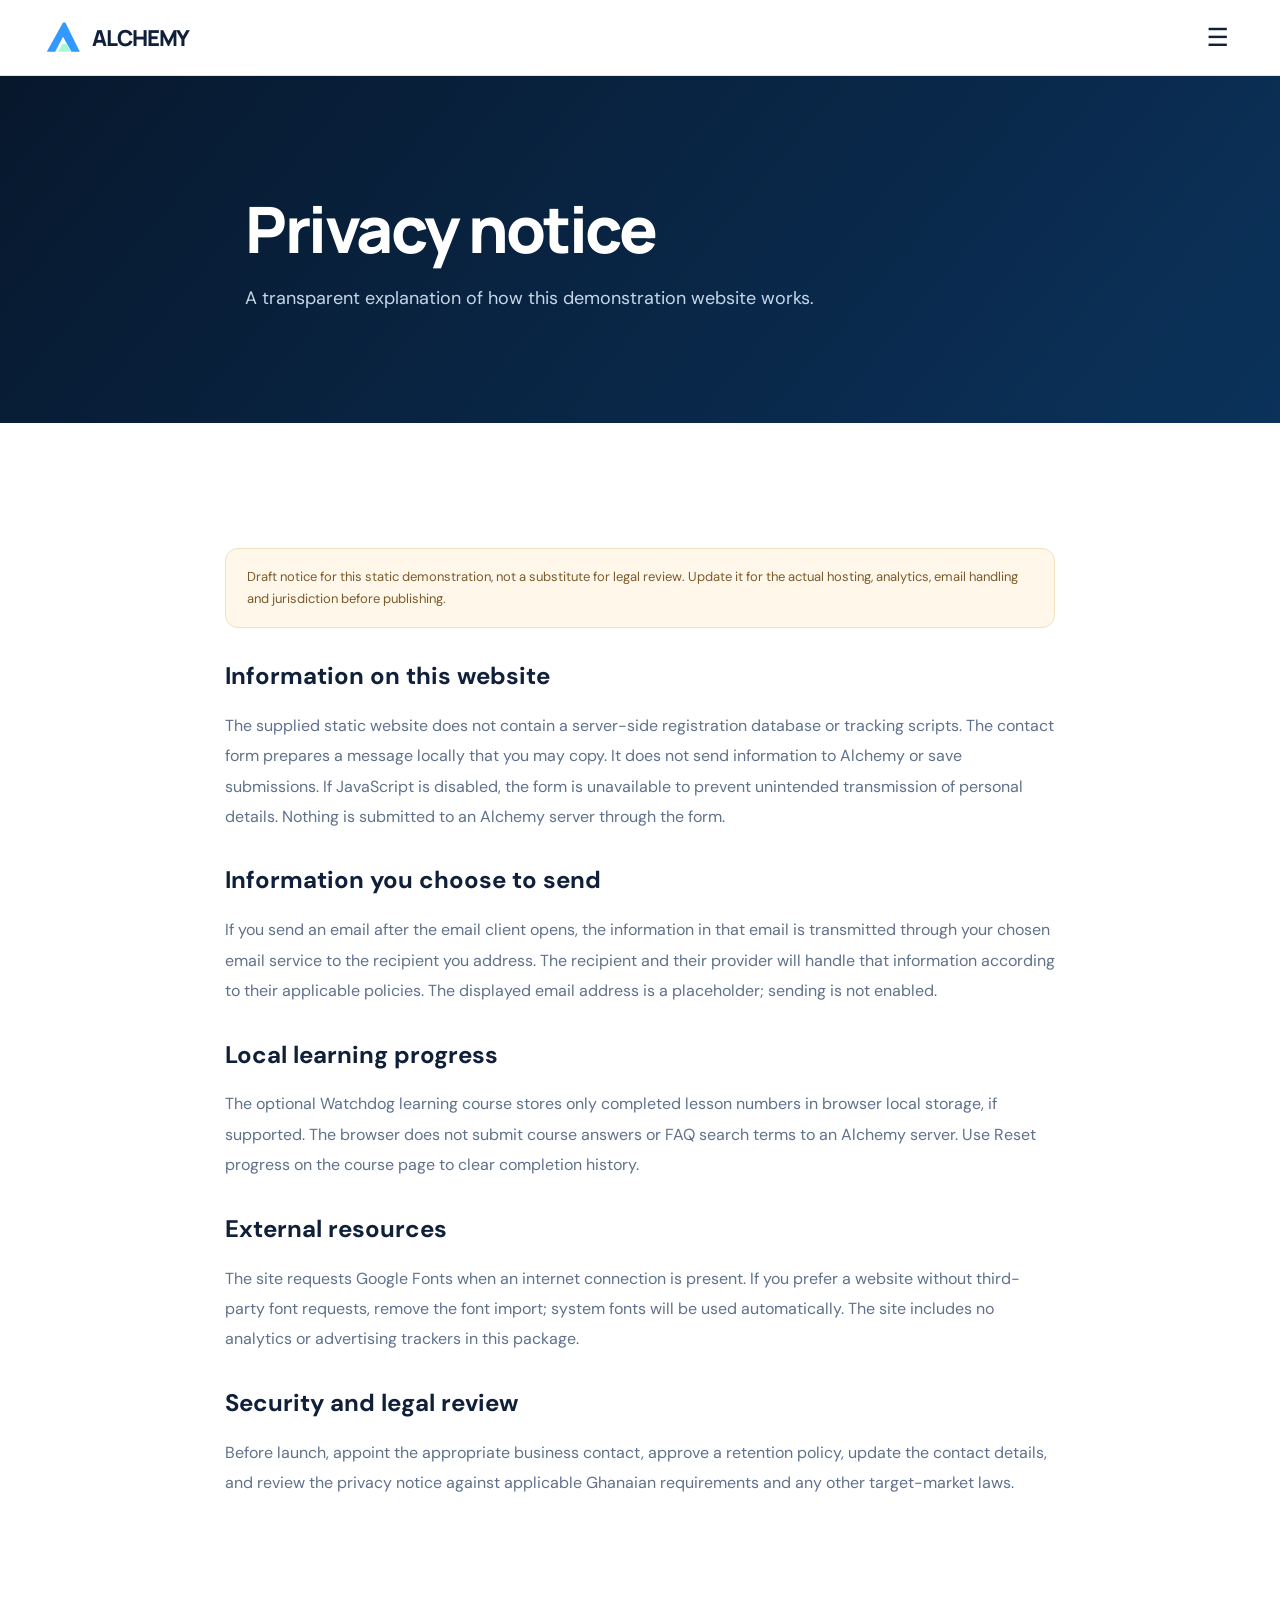
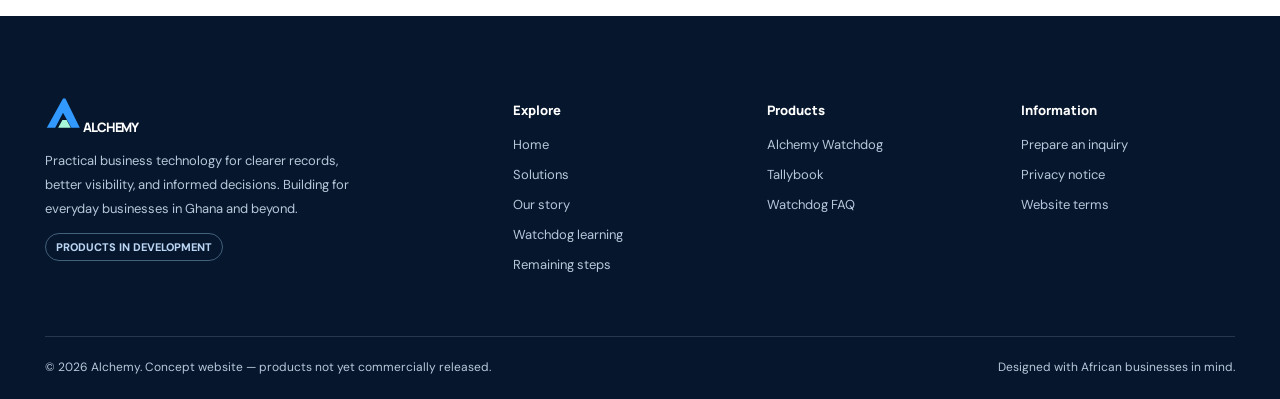
<file: privacy.html>
<!doctype html><html lang="en"><head><meta charset="utf-8"><meta name="viewport" content="width=device-width,initial-scale=1"><meta name="theme-color" content="#07162b"><meta name="description" content="Privacy and data-handling notice for the Alchemy static concept website."><title>Privacy Notice | Alchemy</title><link rel="icon" type="image/svg+xml" href="assets/favicon.svg"><link rel="stylesheet" href="assets/style.css"><meta property="og:type" content="website"><meta property="og:title" content="Privacy Notice | Alchemy"><meta property="og:description" content="Privacy and data-handling notice for the Alchemy static concept website."><meta name="twitter:card" content="summary"><meta name="twitter:title" content="Privacy Notice | Alchemy"></head><body><a class="skip" href="#content">Skip to content</a><header class="header"><nav class="container nav" aria-label="Main navigation"><a href="index.html" class="brand"><img src="assets/logo.svg" alt="" width="36" height="36"> ALCHEMY</a><div class="navlinks" id="navlinks"><a href="index.html">Home</a><a href="watchdog.html">Watchdog</a><a href="tallybook.html">Tallybook</a><a href="solutions.html">Solutions</a><a href="about.html">About</a><a href="learn.html">Learn</a><a href="faq.html">FAQ</a><a href="for-developer.html">For Developer</a><a href="test-one/index.html">Test One</a><a href="remaining-steps.html">Remaining Steps</a></div><div class="navcta"><a class="btn nav-contact" href="contact.html">Contact us</a><button type="button" class="menu-toggle" aria-label="Open navigation menu" aria-controls="navlinks" aria-expanded="false">☰</button></div></nav></header><main id="content"><section class="subhero"><div class="container inner"><h1>Privacy notice</h1><p>A transparent explanation of how this demonstration website works.</p></div></section><section class="section"><div class="container legal"><div class="note warn">Draft notice for this static demonstration, not a substitute for legal review. Update it for the actual hosting, analytics, email handling and jurisdiction before publishing.</div><h2>Information on this website</h2><p>The supplied static website does not contain a server-side registration database or tracking scripts. The contact form prepares a message locally that you may copy. It does not send information to Alchemy or save submissions. If JavaScript is disabled, the form is unavailable to prevent unintended transmission of personal details. Nothing is submitted to an Alchemy server through the form.</p><h2>Information you choose to send</h2><p>If you send an email after the email client opens, the information in that email is transmitted through your chosen email service to the recipient you address. The recipient and their provider will handle that information according to their applicable policies. The displayed email address is a placeholder; sending is not enabled.</p><h2>Local learning progress</h2><p>The optional Watchdog learning course stores only completed lesson numbers in browser local storage, if supported. The browser does not submit course answers or FAQ search terms to an Alchemy server. Use Reset progress on the course page to clear completion history.</p><h2>External resources</h2><p>The site requests Google Fonts when an internet connection is present. If you prefer a website without third-party font requests, remove the font import; system fonts will be used automatically. The site includes no analytics or advertising trackers in this package.</p><h2>Security and legal review</h2><p>Before launch, appoint the appropriate business contact, approve a retention policy, update the contact details, and review the privacy notice against applicable Ghanaian requirements and any other target-market laws.</p></div></section></main><footer class="footer"><div class="container"><div class="footer-grid"><div><a href="index.html" class="brand"><img src="assets/logo.svg" alt="" width="36" height="36"> ALCHEMY</a><p>Practical business technology for clearer records, better visibility, and informed decisions. Building for everyday businesses in Ghana and beyond.</p><span class="tag">PRODUCTS IN DEVELOPMENT</span></div><div><h4>Explore</h4><a href="index.html">Home</a><a href="solutions.html">Solutions</a><a href="about.html">Our story</a><a href="learn.html">Watchdog learning</a><a href="remaining-steps.html">Remaining steps</a></div><div><h4>Products</h4><a href="watchdog.html">Alchemy Watchdog</a><a href="tallybook.html">Tallybook</a><a href="faq.html">Watchdog FAQ</a></div><div><h4>Information</h4><a href="contact.html">Prepare an inquiry</a><a href="privacy.html">Privacy notice</a><a href="terms.html">Website terms</a></div></div><div class="footer-bottom"><span>© <span id="yr"></span> Alchemy. Concept website — products not yet commercially released.</span><span>Designed with African businesses in mind.</span></div></div></footer><script src="assets/app.js" defer></script></body></html>
</file>
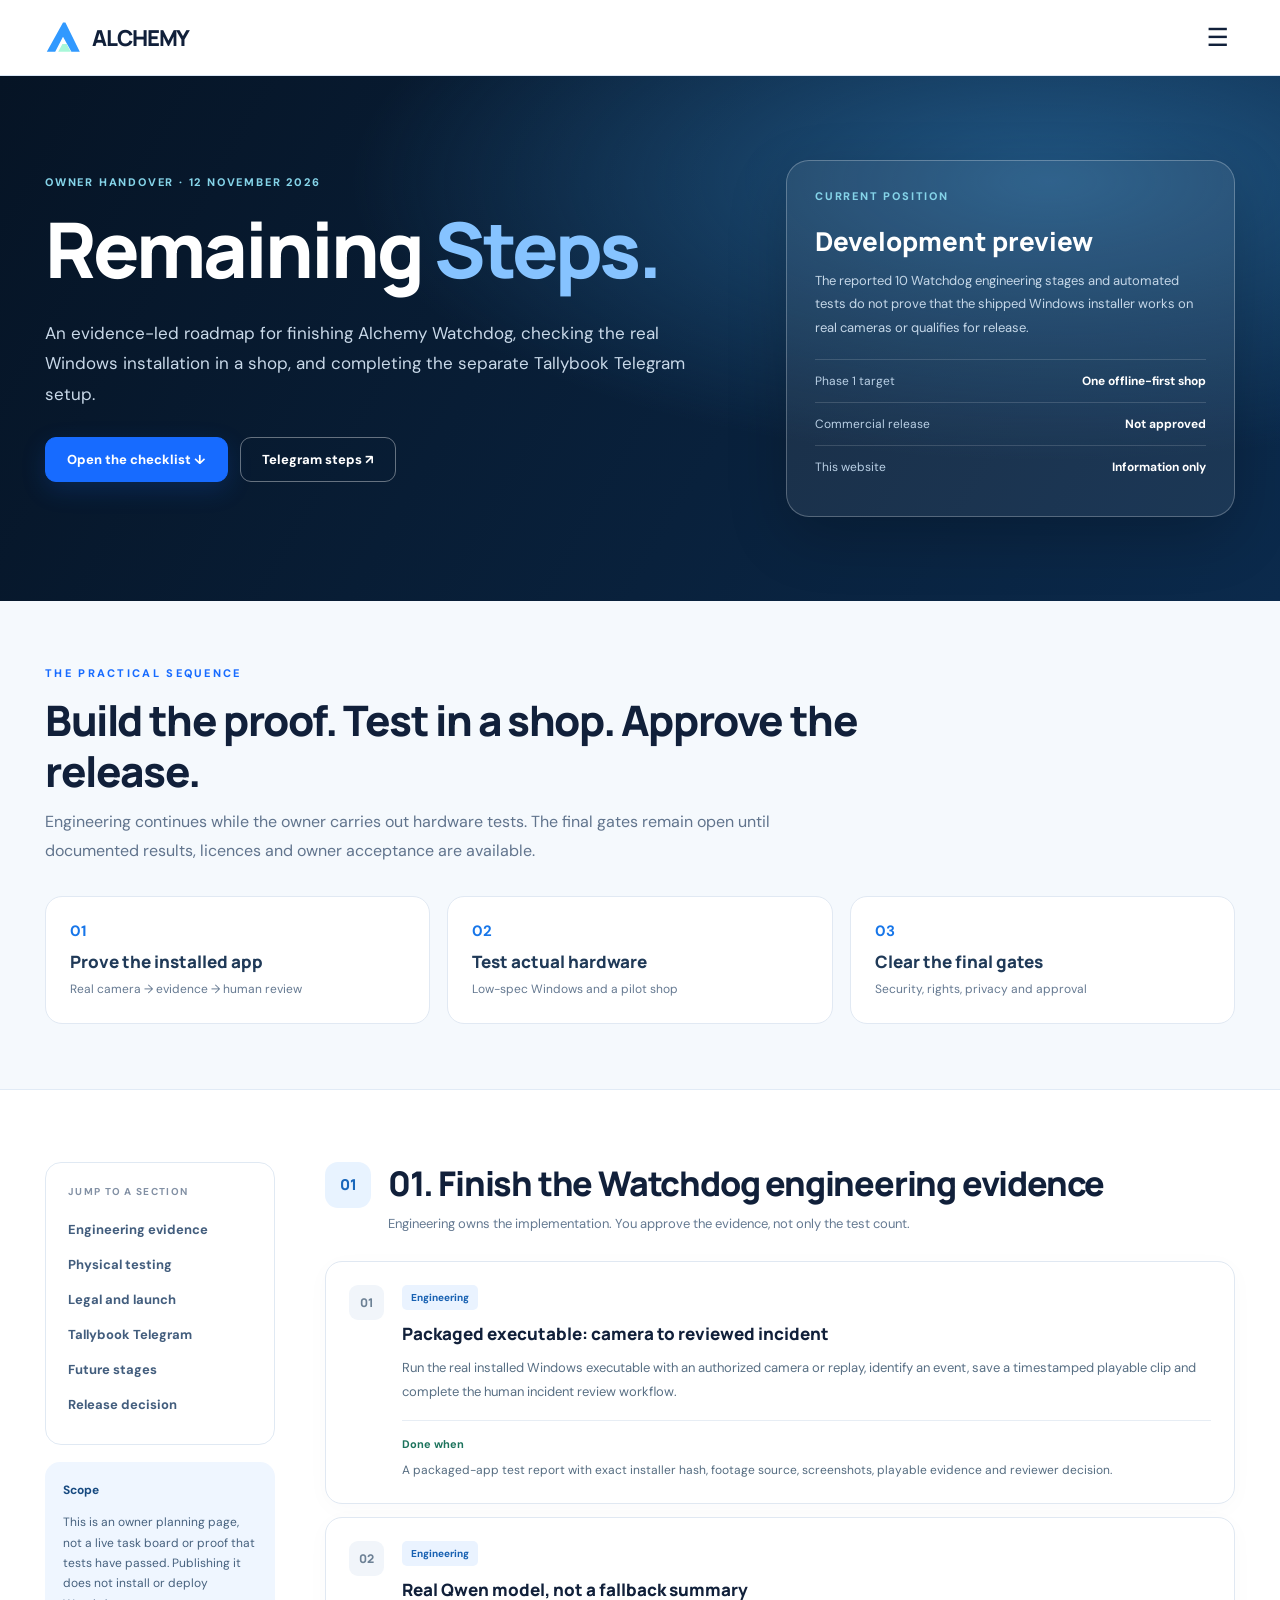
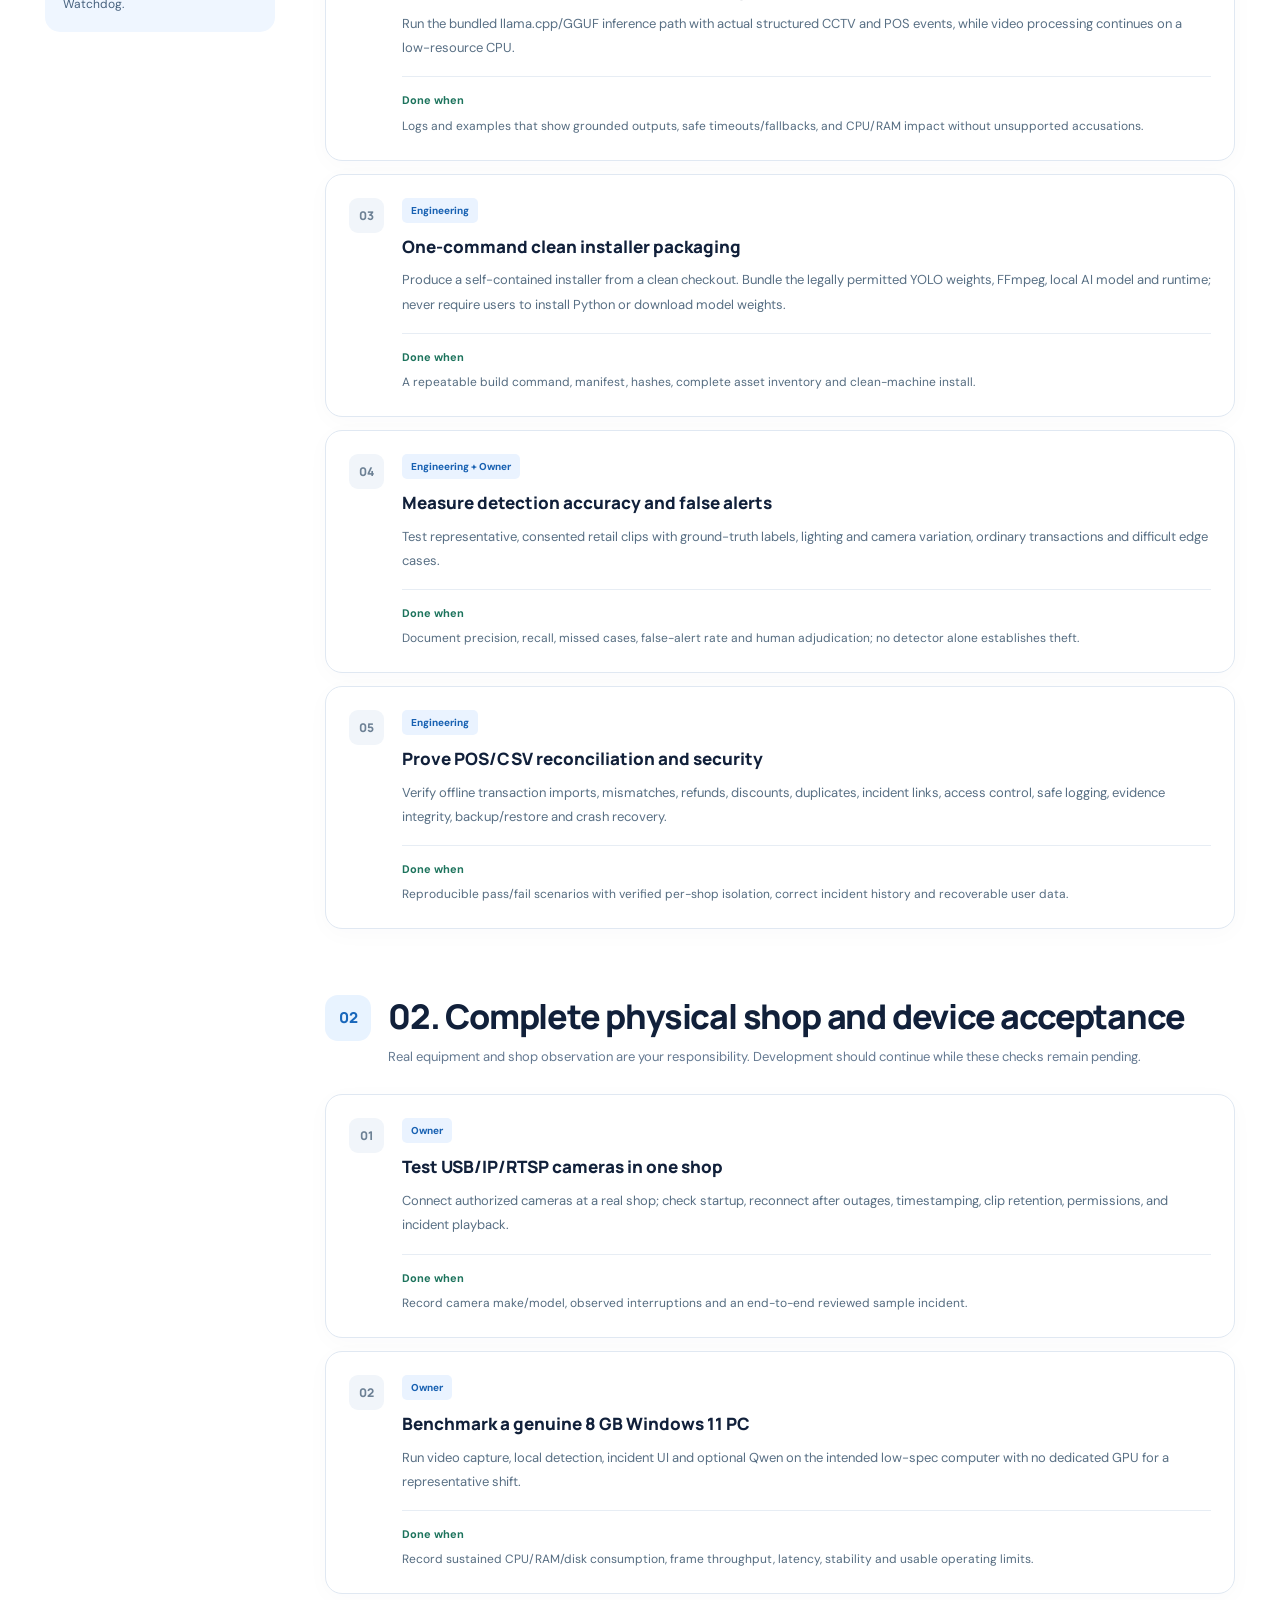
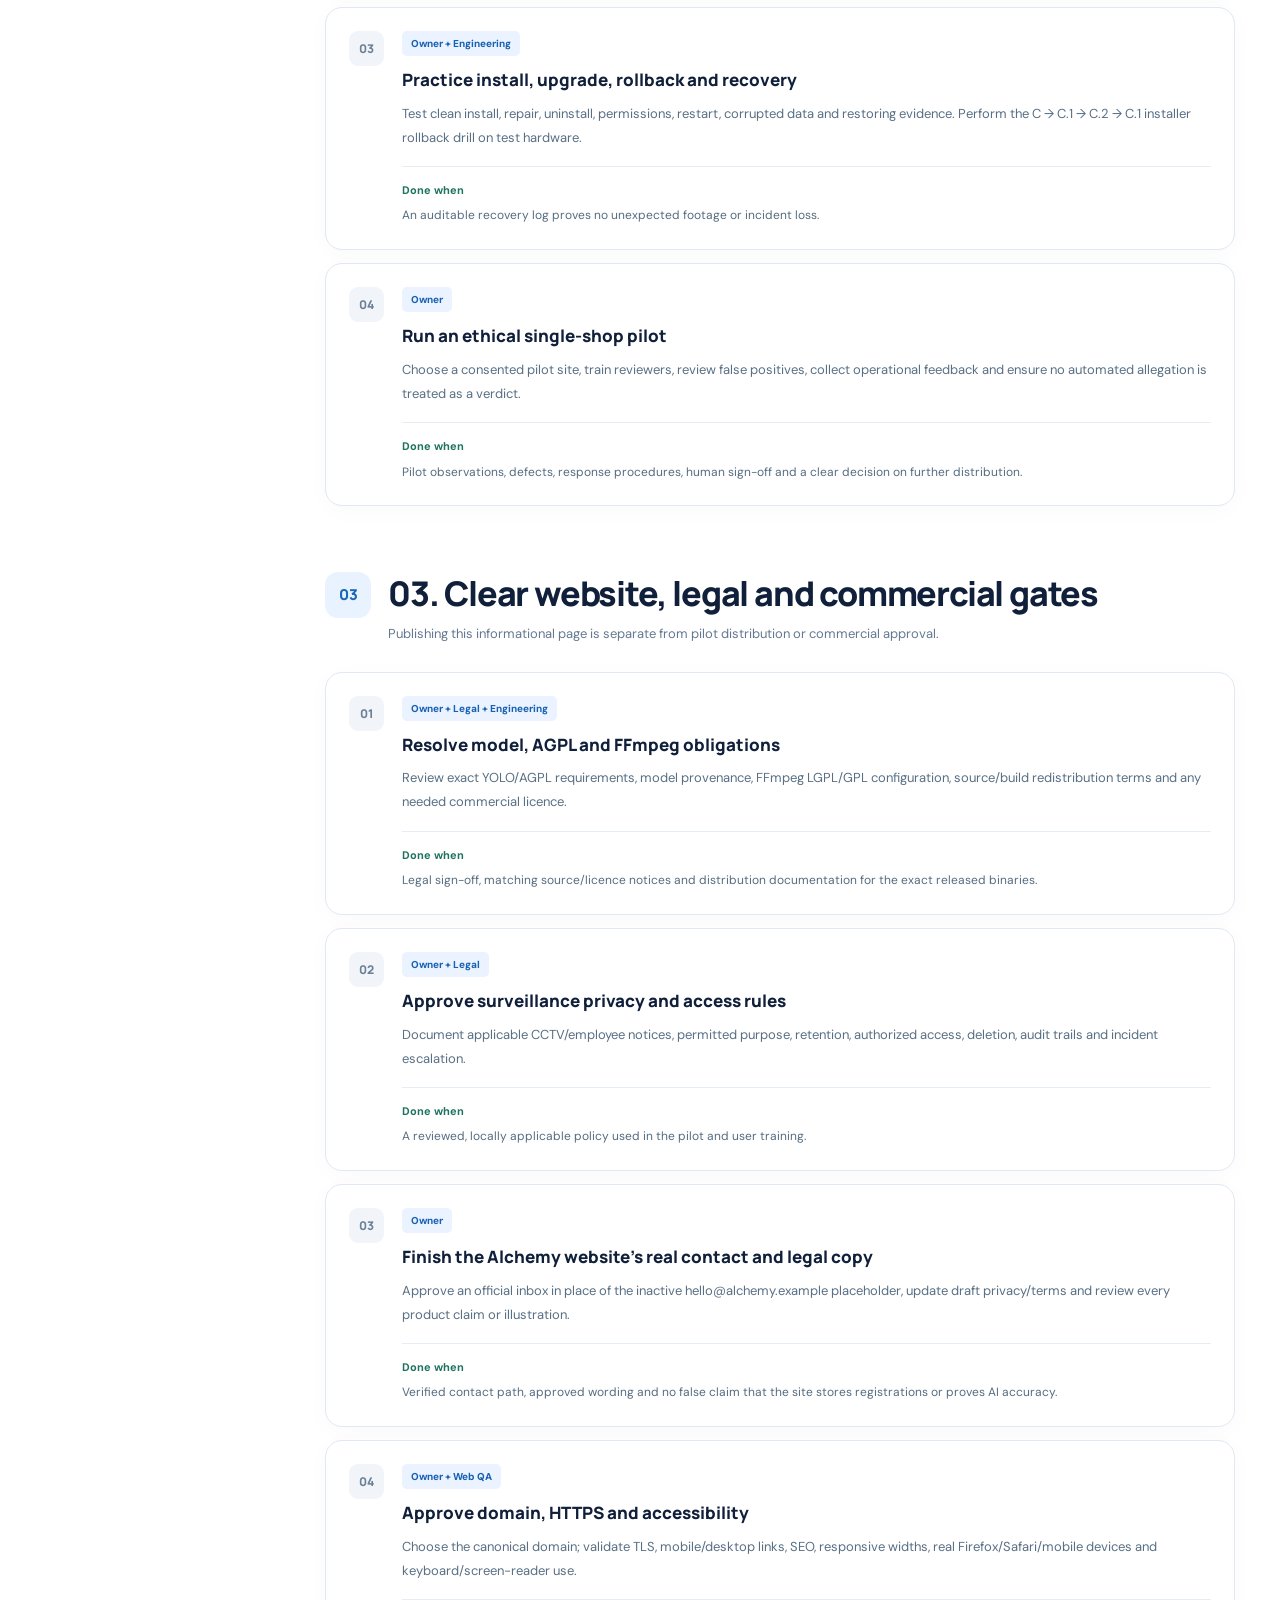
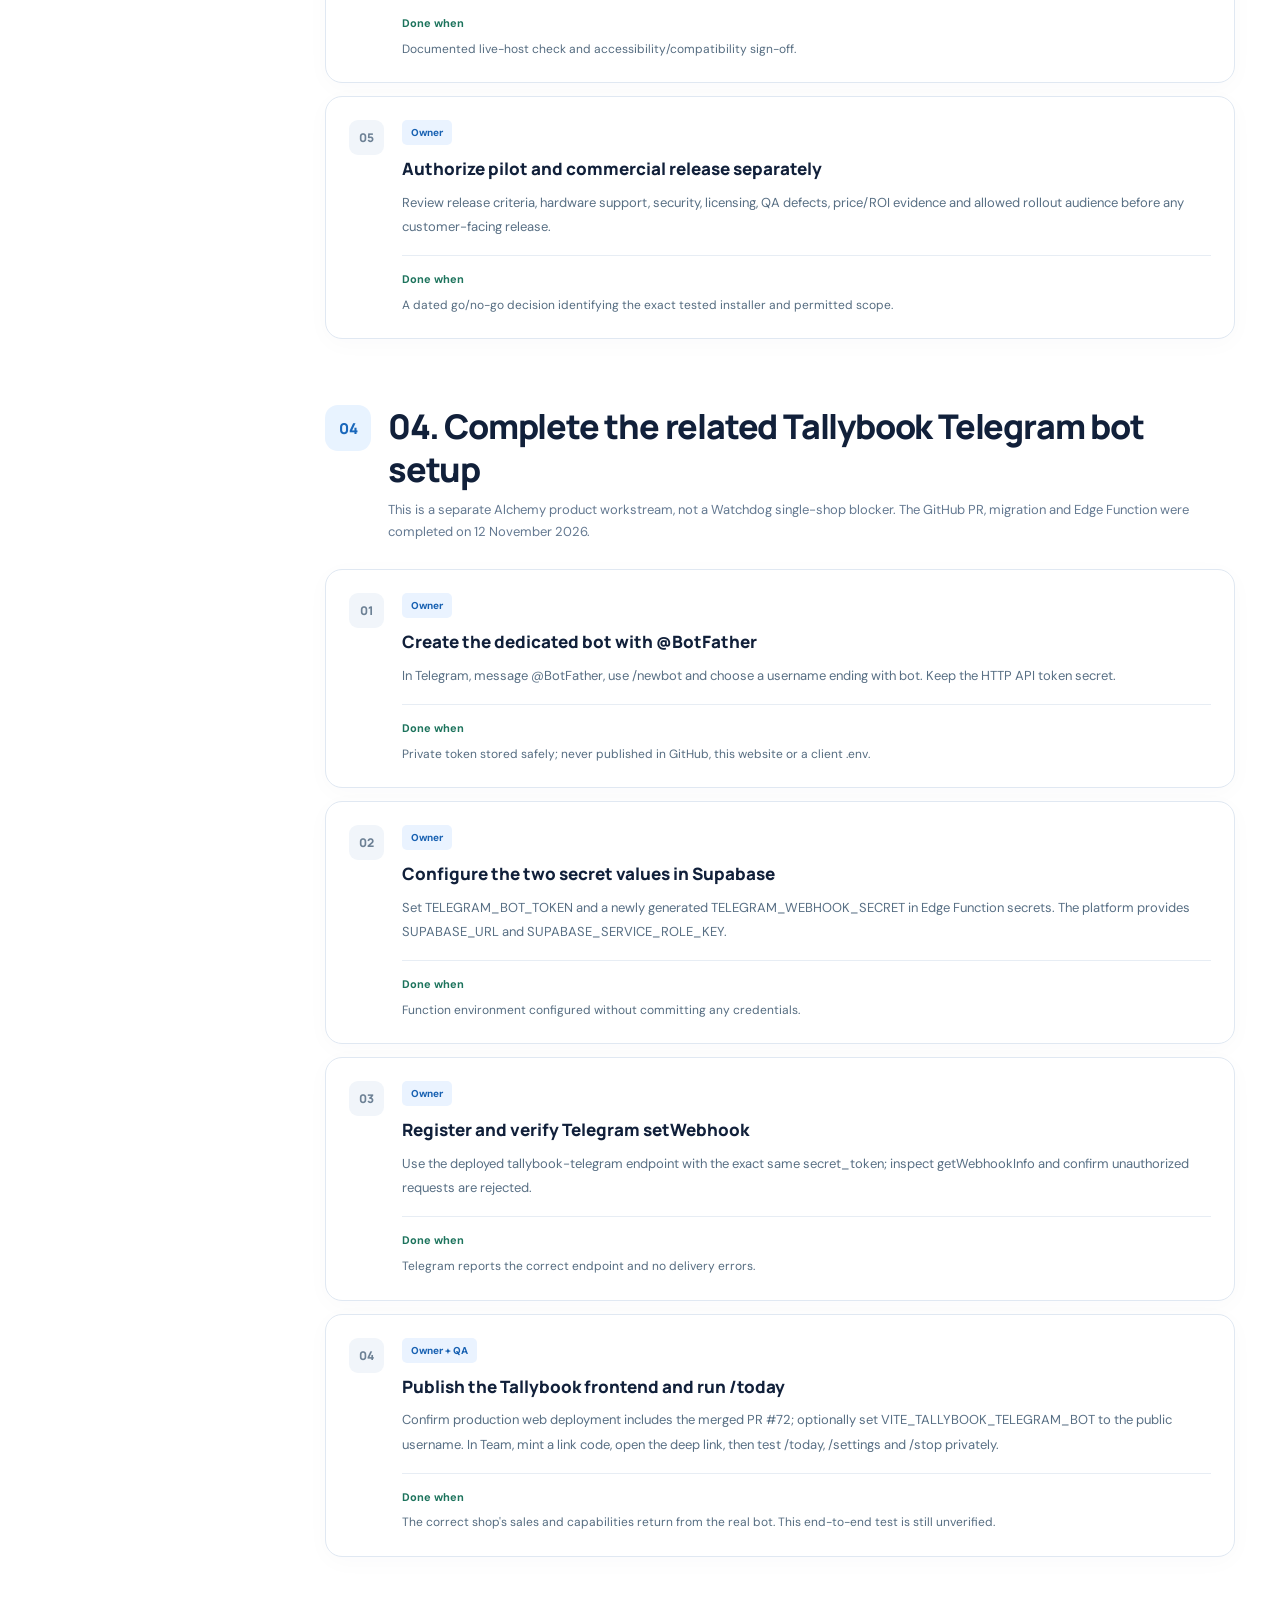
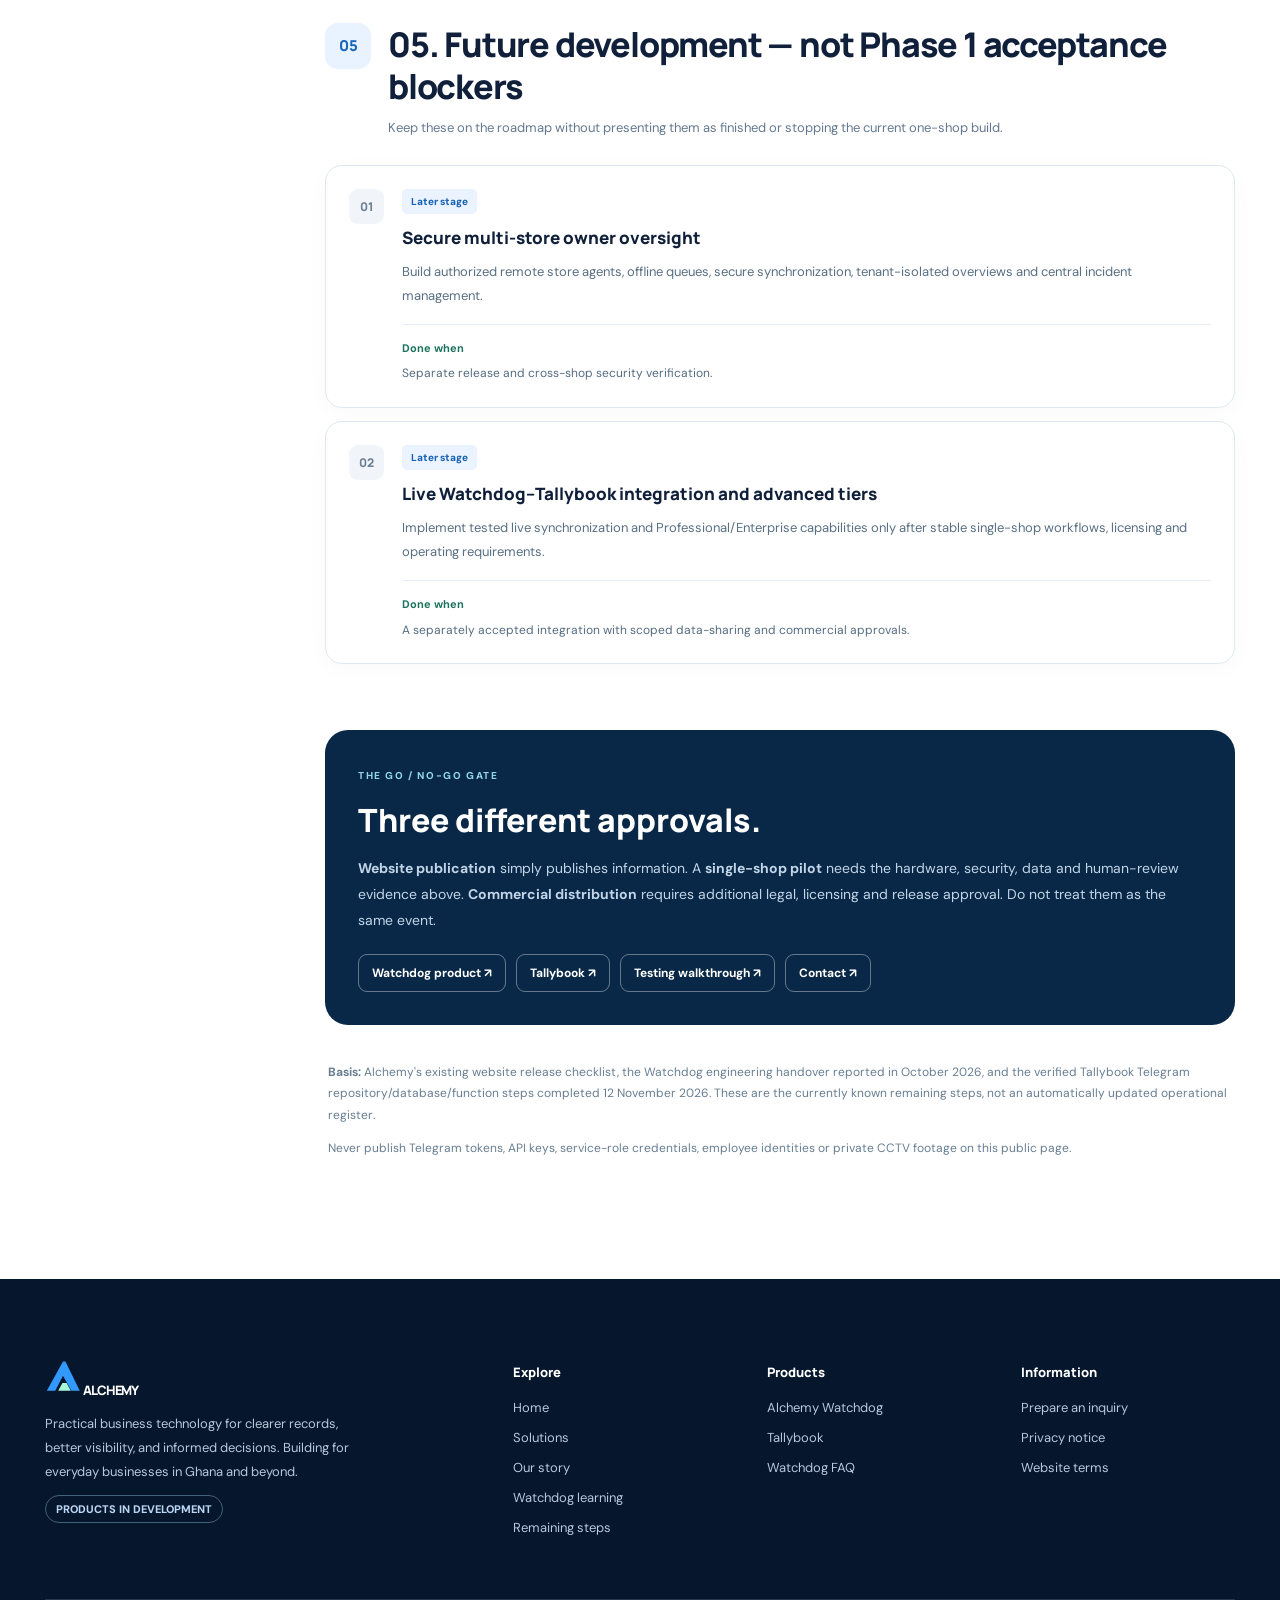
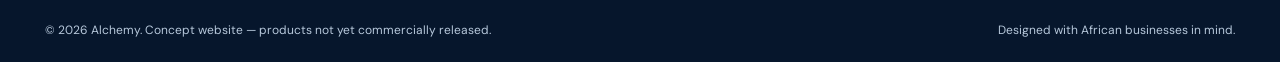
<file: remaining-steps.html>
<!doctype html><html lang="en"><head><meta charset="utf-8"><meta name="viewport" content="width=device-width,initial-scale=1"><meta name="theme-color" content="#07162b"><meta name="description" content="Owner roadmap for Watchdog engineering, physical acceptance, legal readiness and the separate Tallybook Telegram bot."><title>Remaining Steps | Alchemy</title><link rel="icon" type="image/svg+xml" href="assets/favicon.svg"><link rel="stylesheet" href="assets/style.css"><link rel="stylesheet" href="assets/remaining-steps.css"><meta property="og:type" content="website"><meta property="og:title" content="Remaining Steps | Alchemy"><meta property="og:description" content="Owner roadmap for Watchdog engineering, real-shop acceptance, launch approvals and Tallybook Telegram rollout."><meta name="twitter:card" content="summary"><meta name="twitter:title" content="Remaining Steps | Alchemy"></head><body><a class="skip" href="#content">Skip to content</a><header class="header"><nav class="container nav" aria-label="Main navigation"><a href="index.html" class="brand"><img src="assets/logo.svg" alt="" width="36" height="36"> ALCHEMY</a><div class="navlinks" id="navlinks"><a href="index.html">Home</a><a href="watchdog.html">Watchdog</a><a href="tallybook.html">Tallybook</a><a href="solutions.html">Solutions</a><a href="about.html" aria-current="page" class="active">About</a><a href="learn.html">Learn</a><a href="faq.html">FAQ</a><a href="for-developer.html">For Developer</a><a href="test-one/index.html">Test One</a><a href="remaining-steps.html" class="active" aria-current="page">Remaining Steps</a></div><div class="navcta"><a class="btn nav-contact" href="contact.html">Contact us</a><button type="button" class="menu-toggle" aria-label="Open navigation menu" aria-controls="navlinks" aria-expanded="false">☰</button></div></nav></header><main id="content" class="rs-page"><section class="rs-hero"><div class="container rs-hero-grid"><div><p class="rs-overline">OWNER HANDOVER · 12 NOVEMBER 2026</p><h1>Remaining <em>Steps.</em></h1><p class="rs-lead">An evidence-led roadmap for finishing Alchemy Watchdog, checking the real Windows installation in a shop, and completing the separate Tallybook Telegram setup.</p><div class="hero-actions"><a class="btn" href="#engineering">Open the checklist ↓</a><a class="btn secondary" href="#telegram">Telegram steps ↗</a></div></div><aside class="rs-status-panel"><div class="rs-overline">CURRENT POSITION</div><h2>Development preview</h2><p>The reported 10 Watchdog engineering stages and automated tests do not prove that the shipped Windows installer works on real cameras or qualifies for release.</p><div><span>Phase 1 target</span><strong>One offline-first shop</strong></div><div><span>Commercial release</span><strong>Not approved</strong></div><div><span>This website</span><strong>Information only</strong></div></aside></div></section><section class="rs-overview"><div class="container"><p class="eyebrow">The practical sequence</p><h2>Build the proof. Test in a shop. Approve the release.</h2><p>Engineering continues while the owner carries out hardware tests. The final gates remain open until documented results, licences and owner acceptance are available.</p><div class="rs-tiles"><div><b>01</b><strong>Prove the installed app</strong><small>Real camera → evidence → human review</small></div><div><b>02</b><strong>Test actual hardware</strong><small>Low-spec Windows and a pilot shop</small></div><div><b>03</b><strong>Clear the final gates</strong><small>Security, rights, privacy and approval</small></div></div></div></section><div class="container rs-layout"><aside class="rs-sidebar"><nav aria-label="Page sections"><strong>JUMP TO A SECTION</strong><a href="#engineering">Engineering evidence</a><a href="#field">Physical testing</a><a href="#release">Legal and launch</a><a href="#telegram">Tallybook Telegram</a><a href="#later">Future stages</a><a href="#decision">Release decision</a></nav><div class="rs-disclaimer"><strong>Scope</strong><p>This is an owner planning page, not a live task board or proof that tests have passed. Publishing it does not install or deploy Watchdog.</p></div></aside><div class="rs-content"><section class="rs-section" id="engineering" aria-labelledby="engineering-title"><div class="rs-section-intro"><span class="rs-counter">01</span><div><h2 id="engineering-title">01. Finish the Watchdog engineering evidence</h2><p>Engineering owns the implementation. You approve the evidence, not only the test count.</p></div></div><div class="rs-items"><article class="rs-item" id="engineering-1"><div class="rs-no">01</div><div class="rs-copy"><span class="rs-owner">Engineering</span><h3>Packaged executable: camera to reviewed incident</h3><p>Run the real installed Windows executable with an authorized camera or replay, identify an event, save a timestamped playable clip and complete the human incident review workflow.</p><div class="rs-evidence"><strong>Done when</strong><span>A packaged-app test report with exact installer hash, footage source, screenshots, playable evidence and reviewer decision.</span></div></div></article><article class="rs-item" id="engineering-2"><div class="rs-no">02</div><div class="rs-copy"><span class="rs-owner">Engineering</span><h3>Real Qwen model, not a fallback summary</h3><p>Run the bundled llama.cpp/GGUF inference path with actual structured CCTV and POS events, while video processing continues on a low-resource CPU.</p><div class="rs-evidence"><strong>Done when</strong><span>Logs and examples that show grounded outputs, safe timeouts/fallbacks, and CPU/RAM impact without unsupported accusations.</span></div></div></article><article class="rs-item" id="engineering-3"><div class="rs-no">03</div><div class="rs-copy"><span class="rs-owner">Engineering</span><h3>One-command clean installer packaging</h3><p>Produce a self-contained installer from a clean checkout. Bundle the legally permitted YOLO weights, FFmpeg, local AI model and runtime; never require users to install Python or download model weights.</p><div class="rs-evidence"><strong>Done when</strong><span>A repeatable build command, manifest, hashes, complete asset inventory and clean-machine install.</span></div></div></article><article class="rs-item" id="engineering-4"><div class="rs-no">04</div><div class="rs-copy"><span class="rs-owner">Engineering + Owner</span><h3>Measure detection accuracy and false alerts</h3><p>Test representative, consented retail clips with ground-truth labels, lighting and camera variation, ordinary transactions and difficult edge cases.</p><div class="rs-evidence"><strong>Done when</strong><span>Document precision, recall, missed cases, false-alert rate and human adjudication; no detector alone establishes theft.</span></div></div></article><article class="rs-item" id="engineering-5"><div class="rs-no">05</div><div class="rs-copy"><span class="rs-owner">Engineering</span><h3>Prove POS/CSV reconciliation and security</h3><p>Verify offline transaction imports, mismatches, refunds, discounts, duplicates, incident links, access control, safe logging, evidence integrity, backup/restore and crash recovery.</p><div class="rs-evidence"><strong>Done when</strong><span>Reproducible pass/fail scenarios with verified per-shop isolation, correct incident history and recoverable user data.</span></div></div></article></div></section><section class="rs-section" id="field" aria-labelledby="field-title"><div class="rs-section-intro"><span class="rs-counter">02</span><div><h2 id="field-title">02. Complete physical shop and device acceptance</h2><p>Real equipment and shop observation are your responsibility. Development should continue while these checks remain pending.</p></div></div><div class="rs-items"><article class="rs-item" id="field-1"><div class="rs-no">01</div><div class="rs-copy"><span class="rs-owner">Owner</span><h3>Test USB/IP/RTSP cameras in one shop</h3><p>Connect authorized cameras at a real shop; check startup, reconnect after outages, timestamping, clip retention, permissions, and incident playback.</p><div class="rs-evidence"><strong>Done when</strong><span>Record camera make/model, observed interruptions and an end-to-end reviewed sample incident.</span></div></div></article><article class="rs-item" id="field-2"><div class="rs-no">02</div><div class="rs-copy"><span class="rs-owner">Owner</span><h3>Benchmark a genuine 8 GB Windows 11 PC</h3><p>Run video capture, local detection, incident UI and optional Qwen on the intended low-spec computer with no dedicated GPU for a representative shift.</p><div class="rs-evidence"><strong>Done when</strong><span>Record sustained CPU/RAM/disk consumption, frame throughput, latency, stability and usable operating limits.</span></div></div></article><article class="rs-item" id="field-3"><div class="rs-no">03</div><div class="rs-copy"><span class="rs-owner">Owner + Engineering</span><h3>Practice install, upgrade, rollback and recovery</h3><p>Test clean install, repair, uninstall, permissions, restart, corrupted data and restoring evidence. Perform the C → C.1 → C.2 → C.1 installer rollback drill on test hardware.</p><div class="rs-evidence"><strong>Done when</strong><span>An auditable recovery log proves no unexpected footage or incident loss.</span></div></div></article><article class="rs-item" id="field-4"><div class="rs-no">04</div><div class="rs-copy"><span class="rs-owner">Owner</span><h3>Run an ethical single-shop pilot</h3><p>Choose a consented pilot site, train reviewers, review false positives, collect operational feedback and ensure no automated allegation is treated as a verdict.</p><div class="rs-evidence"><strong>Done when</strong><span>Pilot observations, defects, response procedures, human sign-off and a clear decision on further distribution.</span></div></div></article></div></section><section class="rs-section" id="release" aria-labelledby="release-title"><div class="rs-section-intro"><span class="rs-counter">03</span><div><h2 id="release-title">03. Clear website, legal and commercial gates</h2><p>Publishing this informational page is separate from pilot distribution or commercial approval.</p></div></div><div class="rs-items"><article class="rs-item" id="release-1"><div class="rs-no">01</div><div class="rs-copy"><span class="rs-owner">Owner + Legal + Engineering</span><h3>Resolve model, AGPL and FFmpeg obligations</h3><p>Review exact YOLO/AGPL requirements, model provenance, FFmpeg LGPL/GPL configuration, source/build redistribution terms and any needed commercial licence.</p><div class="rs-evidence"><strong>Done when</strong><span>Legal sign-off, matching source/licence notices and distribution documentation for the exact released binaries.</span></div></div></article><article class="rs-item" id="release-2"><div class="rs-no">02</div><div class="rs-copy"><span class="rs-owner">Owner + Legal</span><h3>Approve surveillance privacy and access rules</h3><p>Document applicable CCTV/employee notices, permitted purpose, retention, authorized access, deletion, audit trails and incident escalation.</p><div class="rs-evidence"><strong>Done when</strong><span>A reviewed, locally applicable policy used in the pilot and user training.</span></div></div></article><article class="rs-item" id="release-3"><div class="rs-no">03</div><div class="rs-copy"><span class="rs-owner">Owner</span><h3>Finish the Alchemy website's real contact and legal copy</h3><p>Approve an official inbox in place of the inactive hello@alchemy.example placeholder, update draft privacy/terms and review every product claim or illustration.</p><div class="rs-evidence"><strong>Done when</strong><span>Verified contact path, approved wording and no false claim that the site stores registrations or proves AI accuracy.</span></div></div></article><article class="rs-item" id="release-4"><div class="rs-no">04</div><div class="rs-copy"><span class="rs-owner">Owner + Web QA</span><h3>Approve domain, HTTPS and accessibility</h3><p>Choose the canonical domain; validate TLS, mobile/desktop links, SEO, responsive widths, real Firefox/Safari/mobile devices and keyboard/screen-reader use.</p><div class="rs-evidence"><strong>Done when</strong><span>Documented live-host check and accessibility/compatibility sign-off.</span></div></div></article><article class="rs-item" id="release-5"><div class="rs-no">05</div><div class="rs-copy"><span class="rs-owner">Owner</span><h3>Authorize pilot and commercial release separately</h3><p>Review release criteria, hardware support, security, licensing, QA defects, price/ROI evidence and allowed rollout audience before any customer-facing release.</p><div class="rs-evidence"><strong>Done when</strong><span>A dated go/no-go decision identifying the exact tested installer and permitted scope.</span></div></div></article></div></section><section class="rs-section" id="telegram" aria-labelledby="telegram-title"><div class="rs-section-intro"><span class="rs-counter">04</span><div><h2 id="telegram-title">04. Complete the related Tallybook Telegram bot setup</h2><p>This is a separate Alchemy product workstream, not a Watchdog single-shop blocker. The GitHub PR, migration and Edge Function were completed on 12 November 2026.</p></div></div><div class="rs-items"><article class="rs-item" id="telegram-1"><div class="rs-no">01</div><div class="rs-copy"><span class="rs-owner">Owner</span><h3>Create the dedicated bot with @BotFather</h3><p>In Telegram, message @BotFather, use /newbot and choose a username ending with bot. Keep the HTTP API token secret.</p><div class="rs-evidence"><strong>Done when</strong><span>Private token stored safely; never published in GitHub, this website or a client .env.</span></div></div></article><article class="rs-item" id="telegram-2"><div class="rs-no">02</div><div class="rs-copy"><span class="rs-owner">Owner</span><h3>Configure the two secret values in Supabase</h3><p>Set TELEGRAM_BOT_TOKEN and a newly generated TELEGRAM_WEBHOOK_SECRET in Edge Function secrets. The platform provides SUPABASE_URL and SUPABASE_SERVICE_ROLE_KEY.</p><div class="rs-evidence"><strong>Done when</strong><span>Function environment configured without committing any credentials.</span></div></div></article><article class="rs-item" id="telegram-3"><div class="rs-no">03</div><div class="rs-copy"><span class="rs-owner">Owner</span><h3>Register and verify Telegram setWebhook</h3><p>Use the deployed tallybook-telegram endpoint with the exact same secret_token; inspect getWebhookInfo and confirm unauthorized requests are rejected.</p><div class="rs-evidence"><strong>Done when</strong><span>Telegram reports the correct endpoint and no delivery errors.</span></div></div></article><article class="rs-item" id="telegram-4"><div class="rs-no">04</div><div class="rs-copy"><span class="rs-owner">Owner + QA</span><h3>Publish the Tallybook frontend and run /today</h3><p>Confirm production web deployment includes the merged PR #72; optionally set VITE_TALLYBOOK_TELEGRAM_BOT to the public username. In Team, mint a link code, open the deep link, then test /today, /settings and /stop privately.</p><div class="rs-evidence"><strong>Done when</strong><span>The correct shop's sales and capabilities return from the real bot. This end-to-end test is still unverified.</span></div></div></article></div></section><section class="rs-section" id="later" aria-labelledby="later-title"><div class="rs-section-intro"><span class="rs-counter">05</span><div><h2 id="later-title">05. Future development — not Phase 1 acceptance blockers</h2><p>Keep these on the roadmap without presenting them as finished or stopping the current one-shop build.</p></div></div><div class="rs-items"><article class="rs-item" id="later-1"><div class="rs-no">01</div><div class="rs-copy"><span class="rs-owner">Later stage</span><h3>Secure multi-store owner oversight</h3><p>Build authorized remote store agents, offline queues, secure synchronization, tenant-isolated overviews and central incident management.</p><div class="rs-evidence"><strong>Done when</strong><span>Separate release and cross-shop security verification.</span></div></div></article><article class="rs-item" id="later-2"><div class="rs-no">02</div><div class="rs-copy"><span class="rs-owner">Later stage</span><h3>Live Watchdog–Tallybook integration and advanced tiers</h3><p>Implement tested live synchronization and Professional/Enterprise capabilities only after stable single-shop workflows, licensing and operating requirements.</p><div class="rs-evidence"><strong>Done when</strong><span>A separately accepted integration with scoped data-sharing and commercial approvals.</span></div></div></article></div></section><section class="rs-finish" id="decision"><span>THE GO / NO-GO GATE</span><h2>Three different approvals.</h2><p><strong>Website publication</strong> simply publishes information. A <strong>single-shop pilot</strong> needs the hardware, security, data and human-review evidence above. <strong>Commercial distribution</strong> requires additional legal, licensing and release approval. Do not treat them as the same event.</p><div class="rs-links"><a href="watchdog.html">Watchdog product ↗</a><a href="tallybook.html">Tallybook ↗</a><a href="test-one/index.html">Testing walkthrough ↗</a><a href="contact.html">Contact ↗</a></div></section><div class="rs-footnote"><p><strong>Basis:</strong> Alchemy's existing website release checklist, the Watchdog engineering handover reported in October 2026, and the verified Tallybook Telegram repository/database/function steps completed 12 November 2026. These are the currently known remaining steps, not an automatically updated operational register.</p><p>Never publish Telegram tokens, API keys, service-role credentials, employee identities or private CCTV footage on this public page.</p></div></div></div></main><footer class="footer"><div class="container"><div class="footer-grid"><div><a href="index.html" class="brand"><img src="assets/logo.svg" alt="" width="36" height="36"> ALCHEMY</a><p>Practical business technology for clearer records, better visibility, and informed decisions. Building for everyday businesses in Ghana and beyond.</p><span class="tag">PRODUCTS IN DEVELOPMENT</span></div><div><h4>Explore</h4><a href="index.html">Home</a><a href="solutions.html">Solutions</a><a href="about.html">Our story</a><a href="learn.html">Watchdog learning</a><a href="remaining-steps.html">Remaining steps</a></div><div><h4>Products</h4><a href="watchdog.html">Alchemy Watchdog</a><a href="tallybook.html">Tallybook</a><a href="faq.html">Watchdog FAQ</a></div><div><h4>Information</h4><a href="contact.html">Prepare an inquiry</a><a href="privacy.html">Privacy notice</a><a href="terms.html">Website terms</a></div></div><div class="footer-bottom"><span>© <span id="yr"></span> Alchemy. Concept website — products not yet commercially released.</span><span>Designed with African businesses in mind.</span></div></div></footer><script src="assets/app.js" defer></script></body></html>
</file>
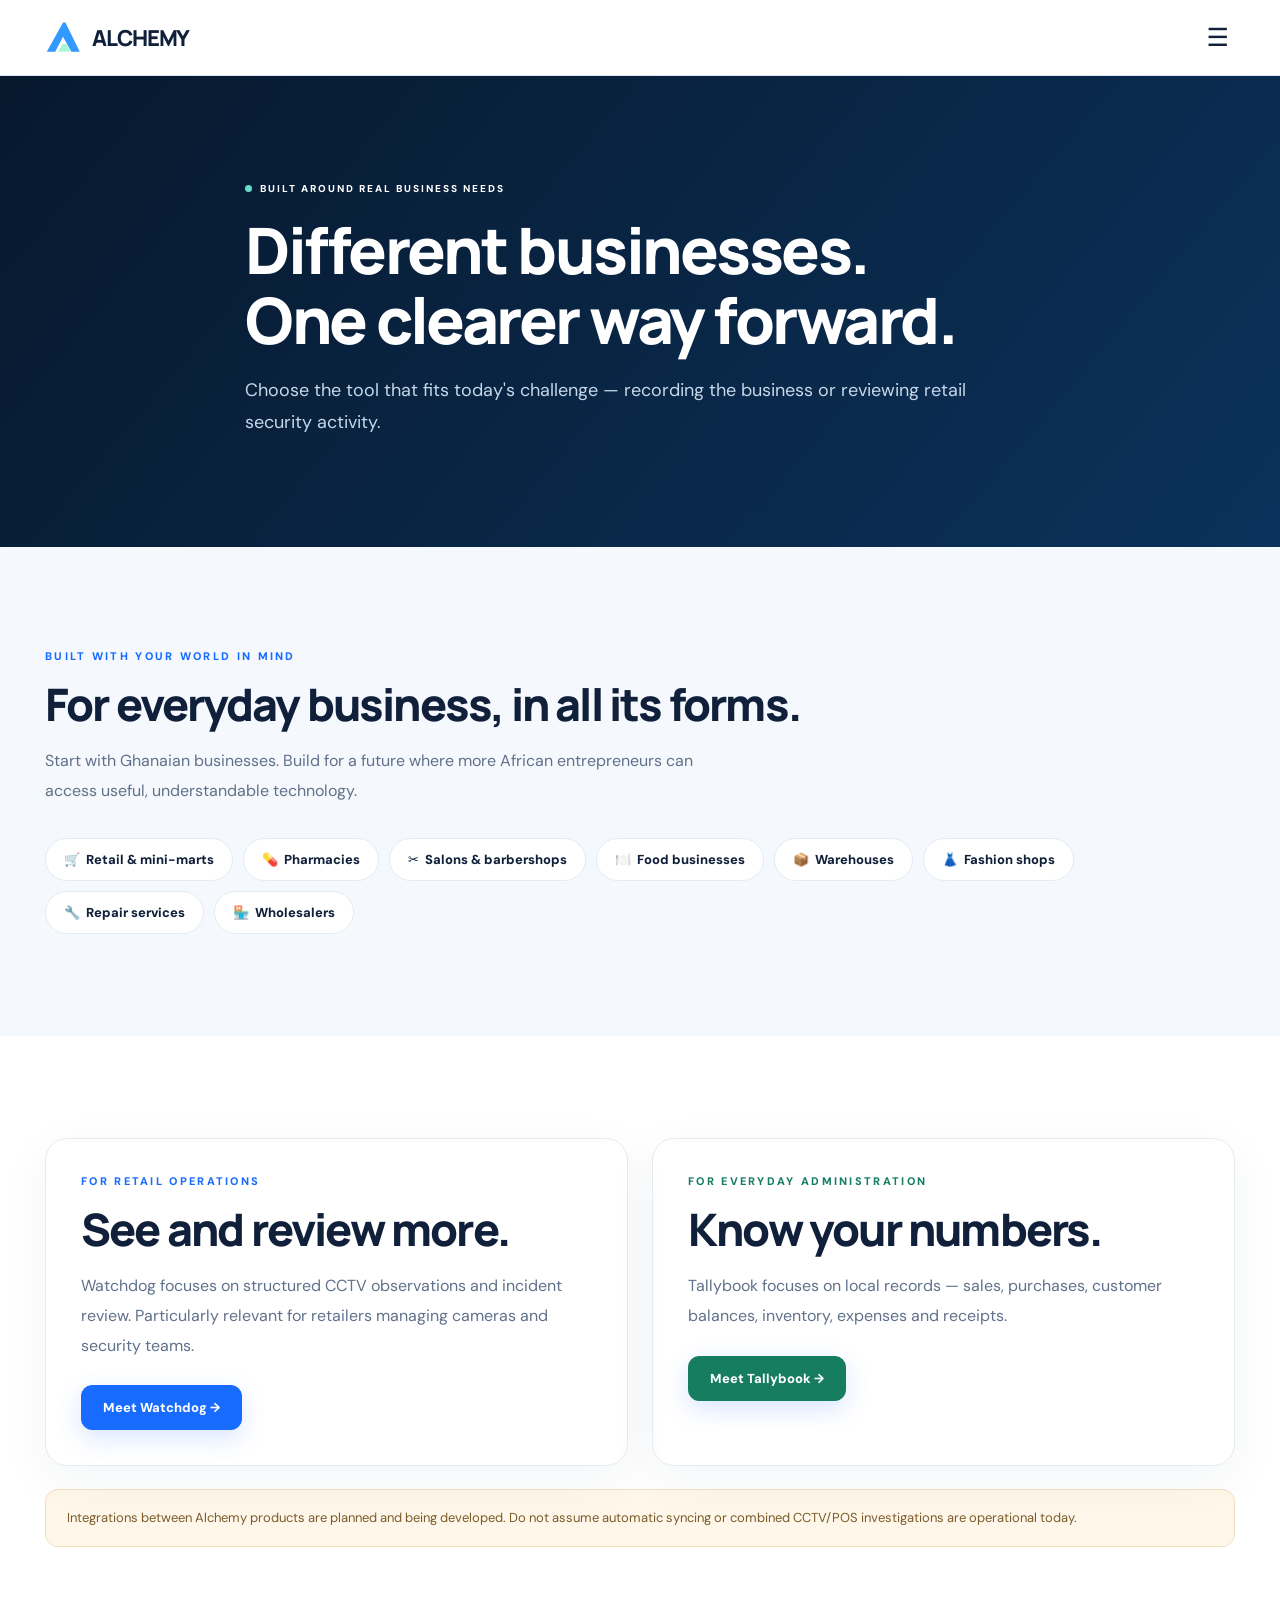
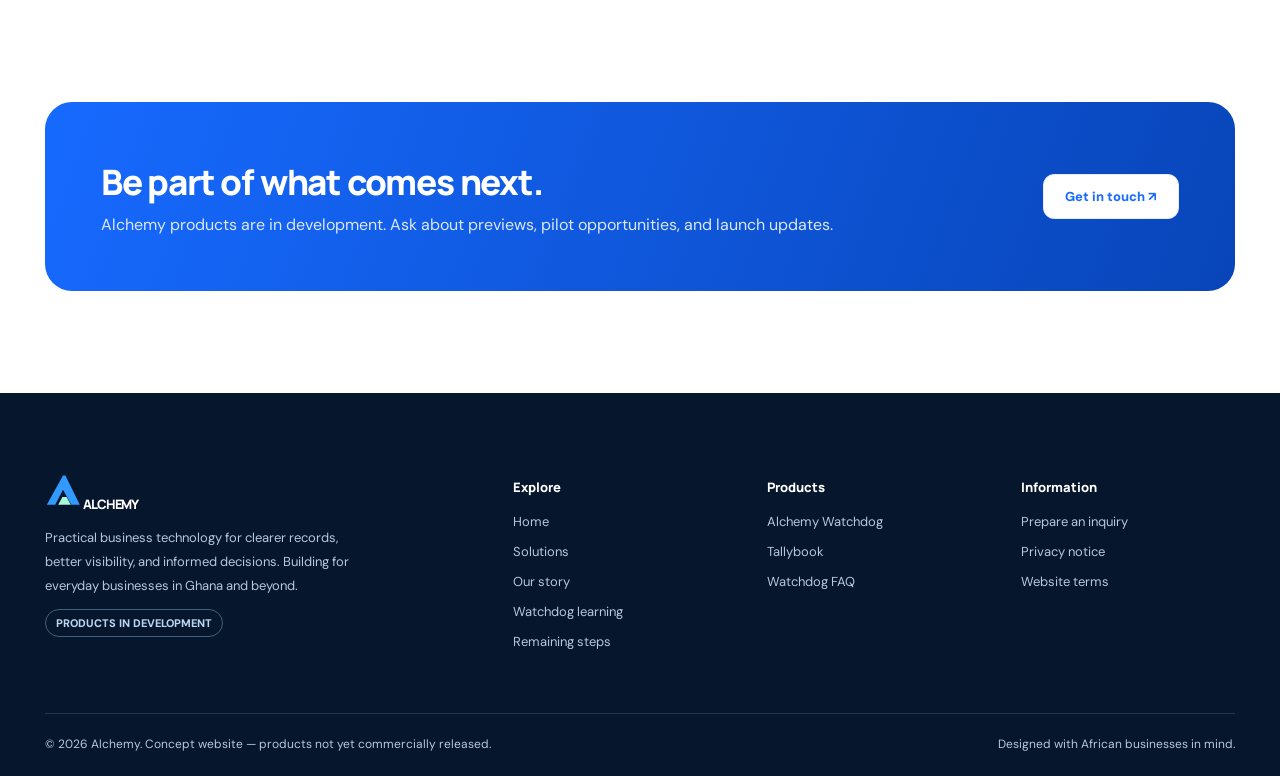
<file: solutions.html>
<!doctype html><html lang="en"><head><meta charset="utf-8"><meta name="viewport" content="width=device-width,initial-scale=1"><meta name="theme-color" content="#07162b"><meta name="description" content="Explore Alchemy solutions for retail visibility and local-first business management."><title>Solutions for Shops and Everyday Businesses | Alchemy</title><link rel="icon" type="image/svg+xml" href="assets/favicon.svg"><link rel="stylesheet" href="assets/style.css"><meta property="og:type" content="website"><meta property="og:title" content="Solutions for Shops and Everyday Businesses | Alchemy"><meta property="og:description" content="Explore Alchemy solutions for retail visibility and local-first business management."><meta name="twitter:card" content="summary"><meta name="twitter:title" content="Solutions for Shops and Everyday Businesses | Alchemy"></head><body><a class="skip" href="#content">Skip to content</a><header class="header"><nav class="container nav" aria-label="Main navigation"><a href="index.html" class="brand"><img src="assets/logo.svg" alt="" width="36" height="36"> ALCHEMY</a><div class="navlinks" id="navlinks"><a href="index.html">Home</a><a href="watchdog.html">Watchdog</a><a href="tallybook.html">Tallybook</a><a href="solutions.html" aria-current="page" class="active">Solutions</a><a href="about.html">About</a><a href="learn.html">Learn</a><a href="faq.html">FAQ</a><a href="for-developer.html">For Developer</a><a href="test-one/index.html">Test One</a><a href="remaining-steps.html">Remaining Steps</a></div><div class="navcta"><a class="btn nav-contact" href="contact.html">Contact us</a><button type="button" class="menu-toggle" aria-label="Open navigation menu" aria-controls="navlinks" aria-expanded="false">☰</button></div></nav></header><main id="content"><section class="subhero"><div class="container inner"><span class="pill"><i></i> Built around real business needs</span><h1>Different businesses.<br>One clearer way forward.</h1><p>Choose the tool that fits today's challenge — recording the business or reviewing retail security activity.</p></div></section><section class="section gray"><div class="container"><p class="eyebrow">Built with your world in mind</p><h2 class="h2">For everyday business, in all its forms.</h2><p class="lead">Start with Ghanaian businesses. Build for a future where more African entrepreneurs can access useful, understandable technology.</p><div class="industry"><span>🛒 &nbsp;Retail & mini-marts</span><span>💊 &nbsp;Pharmacies</span><span>✂️ &nbsp;Salons & barbershops</span><span>🍽️ &nbsp;Food businesses</span><span>📦 &nbsp;Warehouses</span><span>👗 &nbsp;Fashion shops</span><span>🔧 &nbsp;Repair services</span><span>🏪 &nbsp;Wholesalers</span></div></div></section><section class="section"><div class="container"><div class="product-grid"><article class="form-card"><p class="eyebrow">For retail operations</p><h2 class="h2">See and review more.</h2><p class="lead">Watchdog focuses on structured CCTV observations and incident review. Particularly relevant for retailers managing cameras and security teams.</p><a class="btn" style="margin-top:25px" href="watchdog.html">Meet Watchdog →</a></article><article class="form-card"><p class="eyebrow" style="color:#167d61">For everyday administration</p><h2 class="h2">Know your numbers.</h2><p class="lead">Tallybook focuses on local records — sales, purchases, customer balances, inventory, expenses and receipts.</p><a class="btn green" style="margin-top:25px" href="tallybook.html">Meet Tallybook →</a></article></div><div class="note warn">Integrations between Alchemy products are planned and being developed. Do not assume automatic syncing or combined CCTV/POS investigations are operational today.</div></div></section><section class="section" style="padding-top:30px"><div class="container"><div class="cta-band"><div><h2>Be part of what comes next.</h2><p>Alchemy products are in development. Ask about previews, pilot opportunities, and launch updates.</p></div><a class="btn light" href="contact.html">Get in touch ↗</a></div></div></section></main><footer class="footer"><div class="container"><div class="footer-grid"><div><a href="index.html" class="brand"><img src="assets/logo.svg" alt="" width="36" height="36"> ALCHEMY</a><p>Practical business technology for clearer records, better visibility, and informed decisions. Building for everyday businesses in Ghana and beyond.</p><span class="tag">PRODUCTS IN DEVELOPMENT</span></div><div><h4>Explore</h4><a href="index.html">Home</a><a href="solutions.html">Solutions</a><a href="about.html">Our story</a><a href="learn.html">Watchdog learning</a><a href="remaining-steps.html">Remaining steps</a></div><div><h4>Products</h4><a href="watchdog.html">Alchemy Watchdog</a><a href="tallybook.html">Tallybook</a><a href="faq.html">Watchdog FAQ</a></div><div><h4>Information</h4><a href="contact.html">Prepare an inquiry</a><a href="privacy.html">Privacy notice</a><a href="terms.html">Website terms</a></div></div><div class="footer-bottom"><span>© <span id="yr"></span> Alchemy. Concept website — products not yet commercially released.</span><span>Designed with African businesses in mind.</span></div></div></footer><script src="assets/app.js" defer></script></body></html>
</file>
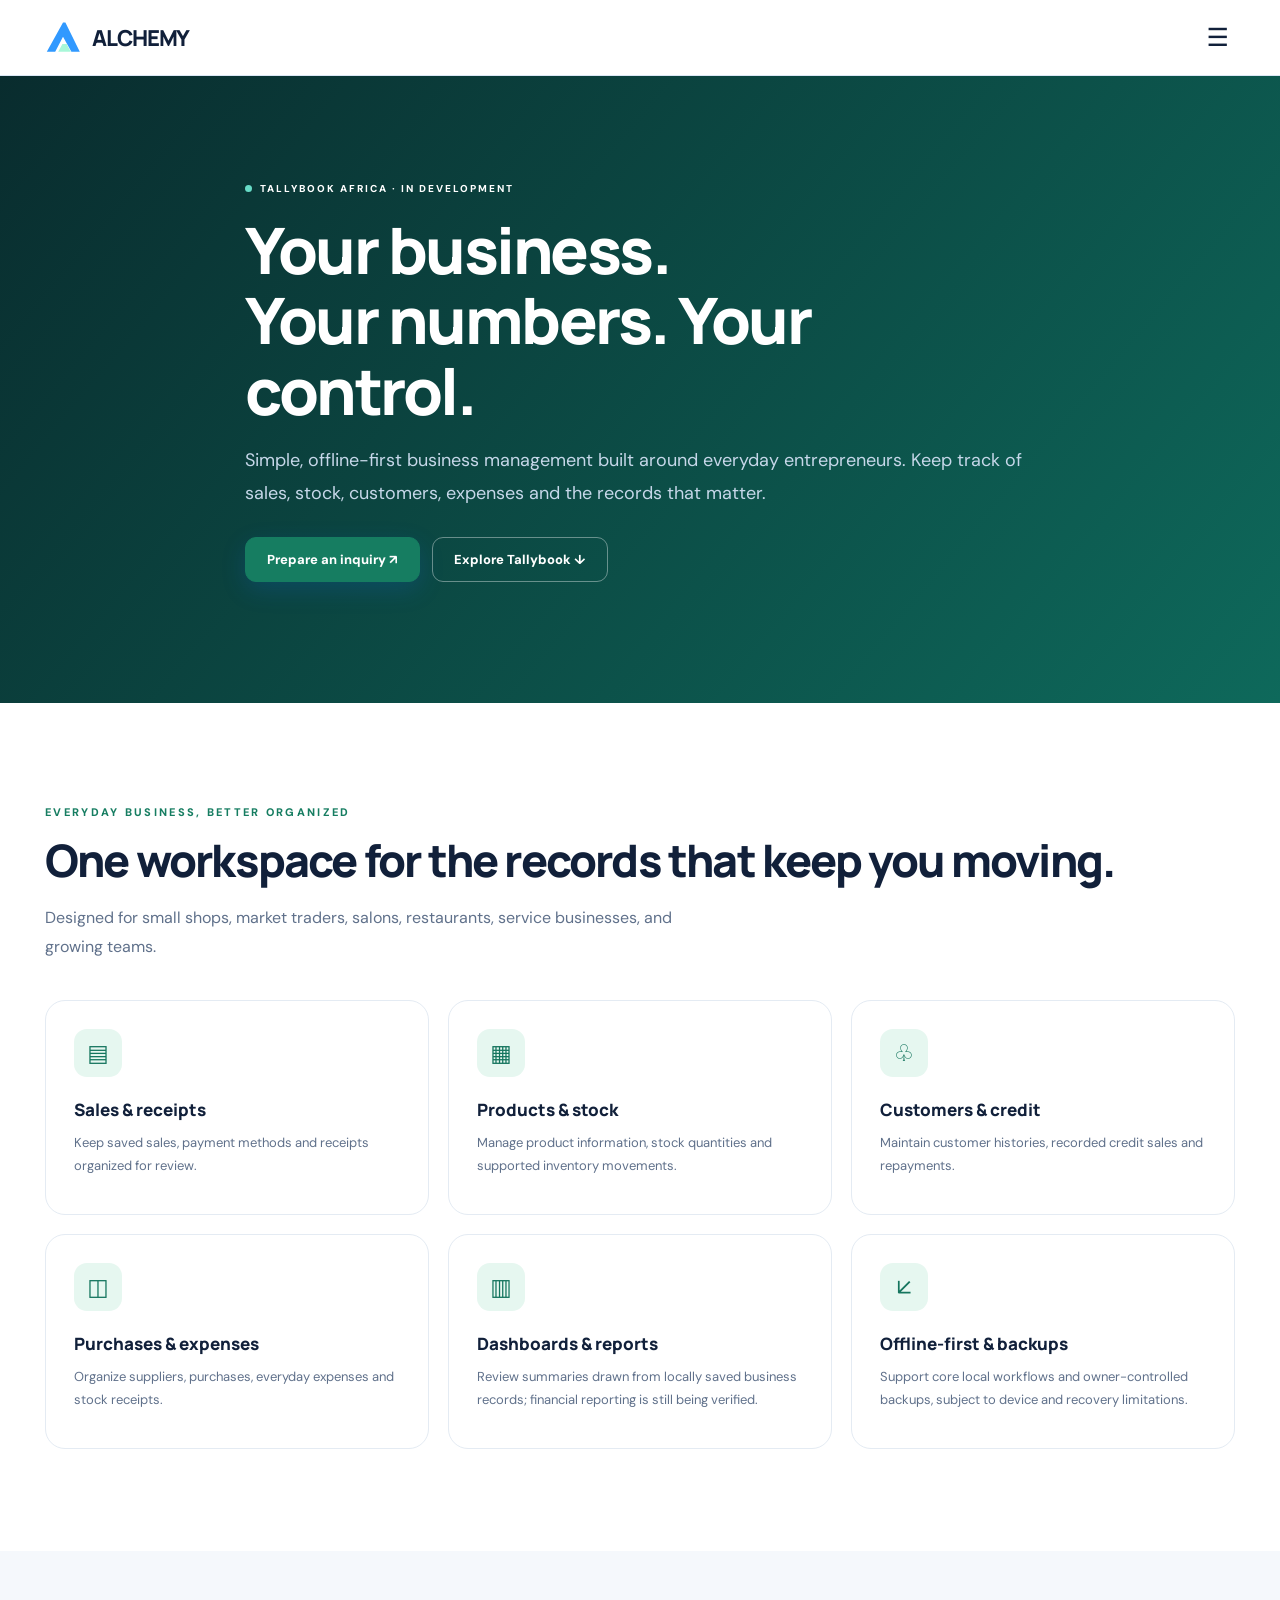
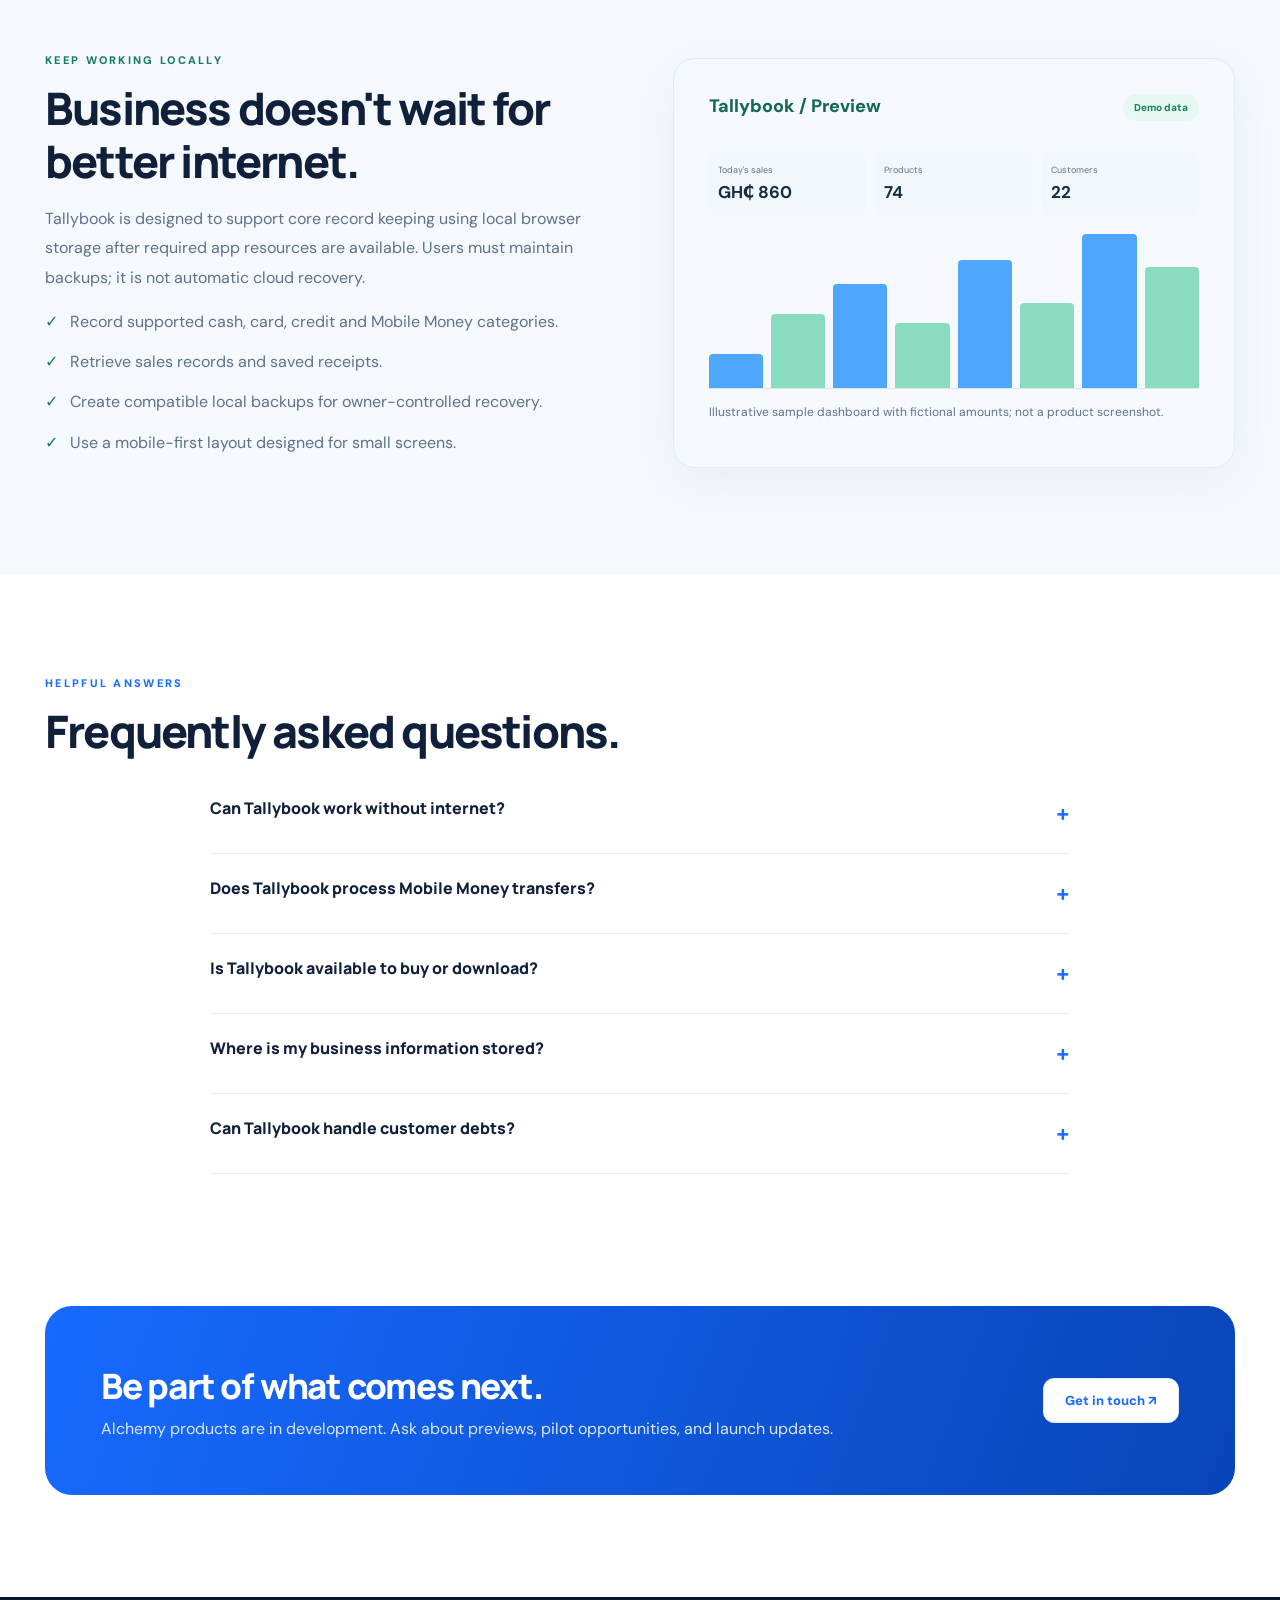
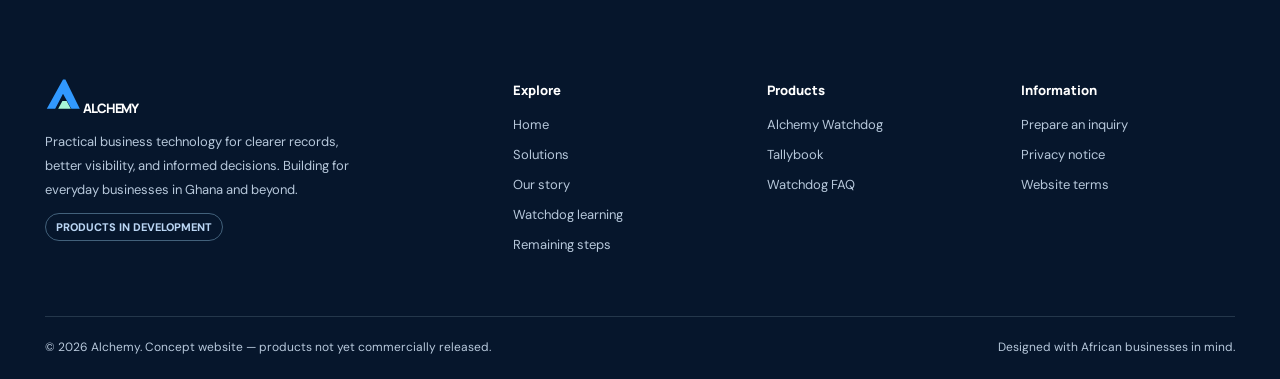
<file: tallybook.html>
<!doctype html><html lang="en"><head><meta charset="utf-8"><meta name="viewport" content="width=device-width,initial-scale=1"><meta name="theme-color" content="#07162b"><meta name="description" content="Tallybook is an offline-first sales, inventory, customer, receipt and expense-recording application in development under Alchemy."><title>Tallybook — Business Management for Everyday Entrepreneurs | Alchemy</title><link rel="icon" type="image/svg+xml" href="assets/favicon.svg"><link rel="stylesheet" href="assets/style.css"><meta property="og:type" content="website"><meta property="og:title" content="Tallybook — Business Management for Everyday Entrepreneurs | Alchemy"><meta property="og:description" content="Tallybook is an offline-first sales, inventory, customer, receipt and expense-recording application in development under Alchemy."><meta name="twitter:card" content="summary"><meta name="twitter:title" content="Tallybook — Business Management for Everyday Entrepreneurs | Alchemy"></head><body><a class="skip" href="#content">Skip to content</a><header class="header"><nav class="container nav" aria-label="Main navigation"><a href="index.html" class="brand"><img src="assets/logo.svg" alt="" width="36" height="36"> ALCHEMY</a><div class="navlinks" id="navlinks"><a href="index.html">Home</a><a href="watchdog.html">Watchdog</a><a href="tallybook.html" aria-current="page" class="active">Tallybook</a><a href="solutions.html">Solutions</a><a href="about.html">About</a><a href="learn.html">Learn</a><a href="faq.html">FAQ</a><a href="for-developer.html">For Developer</a><a href="test-one/index.html">Test One</a><a href="remaining-steps.html">Remaining Steps</a></div><div class="navcta"><a class="btn nav-contact" href="contact.html">Contact us</a><button type="button" class="menu-toggle" aria-label="Open navigation menu" aria-controls="navlinks" aria-expanded="false">☰</button></div></nav></header><main id="content"><section class="subhero greenish"><div class="container inner"><span class="pill"><i></i> Tallybook Africa · In development</span><h1>Your business.<br>Your numbers. Your control.</h1><p>Simple, offline-first business management built around everyday entrepreneurs. Keep track of sales, stock, customers, expenses and the records that matter.</p><div class="hero-actions"><a class="btn green" href="contact.html">Prepare an inquiry ↗</a><a class="btn secondary" href="#features">Explore Tallybook ↓</a></div></div></section><section class="section" id="features"><div class="container"><p class="eyebrow" style="color:#167d61">Everyday business, better organized</p><h2 class="h2">One workspace for the records that keep you moving.</h2><p class="lead">Designed for small shops, market traders, salons, restaurants, service businesses, and growing teams.</p><div class="feature-grid" style="margin-top:38px"><article class="feature"><div class="iconbox" style="background:#e6f7f0;color:#15755e">▤</div><h3>Sales & receipts</h3><p>Keep saved sales, payment methods and receipts organized for review.</p></article><article class="feature"><div class="iconbox" style="background:#e6f7f0;color:#15755e">▦</div><h3>Products & stock</h3><p>Manage product information, stock quantities and supported inventory movements.</p></article><article class="feature"><div class="iconbox" style="background:#e6f7f0;color:#15755e">♧</div><h3>Customers & credit</h3><p>Maintain customer histories, recorded credit sales and repayments.</p></article><article class="feature"><div class="iconbox" style="background:#e6f7f0;color:#15755e">◫</div><h3>Purchases & expenses</h3><p>Organize suppliers, purchases, everyday expenses and stock receipts.</p></article><article class="feature"><div class="iconbox" style="background:#e6f7f0;color:#15755e">▥</div><h3>Dashboards & reports</h3><p>Review summaries drawn from locally saved business records; financial reporting is still being verified.</p></article><article class="feature"><div class="iconbox" style="background:#e6f7f0;color:#15755e">↙</div><h3>Offline-first & backups</h3><p>Support core local workflows and owner-controlled backups, subject to device and recovery limitations.</p></article></div></div></section><section class="section gray"><div class="container split"><div><p class="eyebrow" style="color:#167d61">Keep working locally</p><h2 class="h2">Business doesn't wait for better internet.</h2><p class="lead">Tallybook is designed to support core record keeping using local browser storage after required app resources are available. Users must maintain backups; it is not automatic cloud recovery.</p><ul class="bullet"><li>Record supported cash, card, credit and Mobile Money categories.</li><li>Retrieve sales records and saved receipts.</li><li>Create compatible local backups for owner-controlled recovery.</li><li>Use a mobile-first layout designed for small screens.</li></ul></div><div class="form-card"><div class="pos-head" style="font-size:18px">Tallybook / Preview <span class="status-chip">Demo data</span></div><div class="pos-row" style="margin-top:30px"><div>Today's sales<strong>GH₵ 860</strong></div><div>Products<strong>74</strong></div><div>Customers<strong>22</strong></div></div><div class="bars" style="height:155px;margin-bottom:15px"><i style="height:22%"></i><i style="height:48%"></i><i style="height:67%"></i><i style="height:42%"></i><i style="height:83%"></i><i style="height:55%"></i><i style="height:100%"></i><i style="height:78%"></i></div><p class="concept-caption">Illustrative sample dashboard with fictional amounts; not a product screenshot.</p></div></div></section><section class="section"><div class="container"><p class="eyebrow">Helpful answers</p><h2 class="h2">Frequently asked questions.</h2><div class="faq"><details><summary>Can Tallybook work without internet?</summary><p>It is designed for offline-first use. Supported local workflows can run without continuous connectivity once the necessary application files and resources are available on a compatible device.</p></details><details><summary>Does Tallybook process Mobile Money transfers?</summary><p>Not currently. It supports recording Mobile Money payment information; live gateway processing and provider verification have not been approved.</p></details><details><summary>Is Tallybook available to buy or download?</summary><p>No public commercial release has been approved. You can inquire about updates and potential future early access.</p></details><details><summary>Where is my business information stored?</summary><p>Core records are designed around local device/browser storage. Automatic cloud synchronization has not been approved, and owners need to maintain compatible backups.</p></details><details><summary>Can Tallybook handle customer debts?</summary><p>Development features cover credit sales and repayments. Advanced reconciliation and release assurance are still being tested.</p></details></div></div></section><section class="section" style="padding-top:30px"><div class="container"><div class="cta-band"><div><h2>Be part of what comes next.</h2><p>Alchemy products are in development. Ask about previews, pilot opportunities, and launch updates.</p></div><a class="btn light" href="contact.html">Get in touch ↗</a></div></div></section></main><footer class="footer"><div class="container"><div class="footer-grid"><div><a href="index.html" class="brand"><img src="assets/logo.svg" alt="" width="36" height="36"> ALCHEMY</a><p>Practical business technology for clearer records, better visibility, and informed decisions. Building for everyday businesses in Ghana and beyond.</p><span class="tag">PRODUCTS IN DEVELOPMENT</span></div><div><h4>Explore</h4><a href="index.html">Home</a><a href="solutions.html">Solutions</a><a href="about.html">Our story</a><a href="learn.html">Watchdog learning</a><a href="remaining-steps.html">Remaining steps</a></div><div><h4>Products</h4><a href="watchdog.html">Alchemy Watchdog</a><a href="tallybook.html">Tallybook</a><a href="faq.html">Watchdog FAQ</a></div><div><h4>Information</h4><a href="contact.html">Prepare an inquiry</a><a href="privacy.html">Privacy notice</a><a href="terms.html">Website terms</a></div></div><div class="footer-bottom"><span>© <span id="yr"></span> Alchemy. Concept website — products not yet commercially released.</span><span>Designed with African businesses in mind.</span></div></div></footer><script src="assets/app.js" defer></script></body></html>
</file>
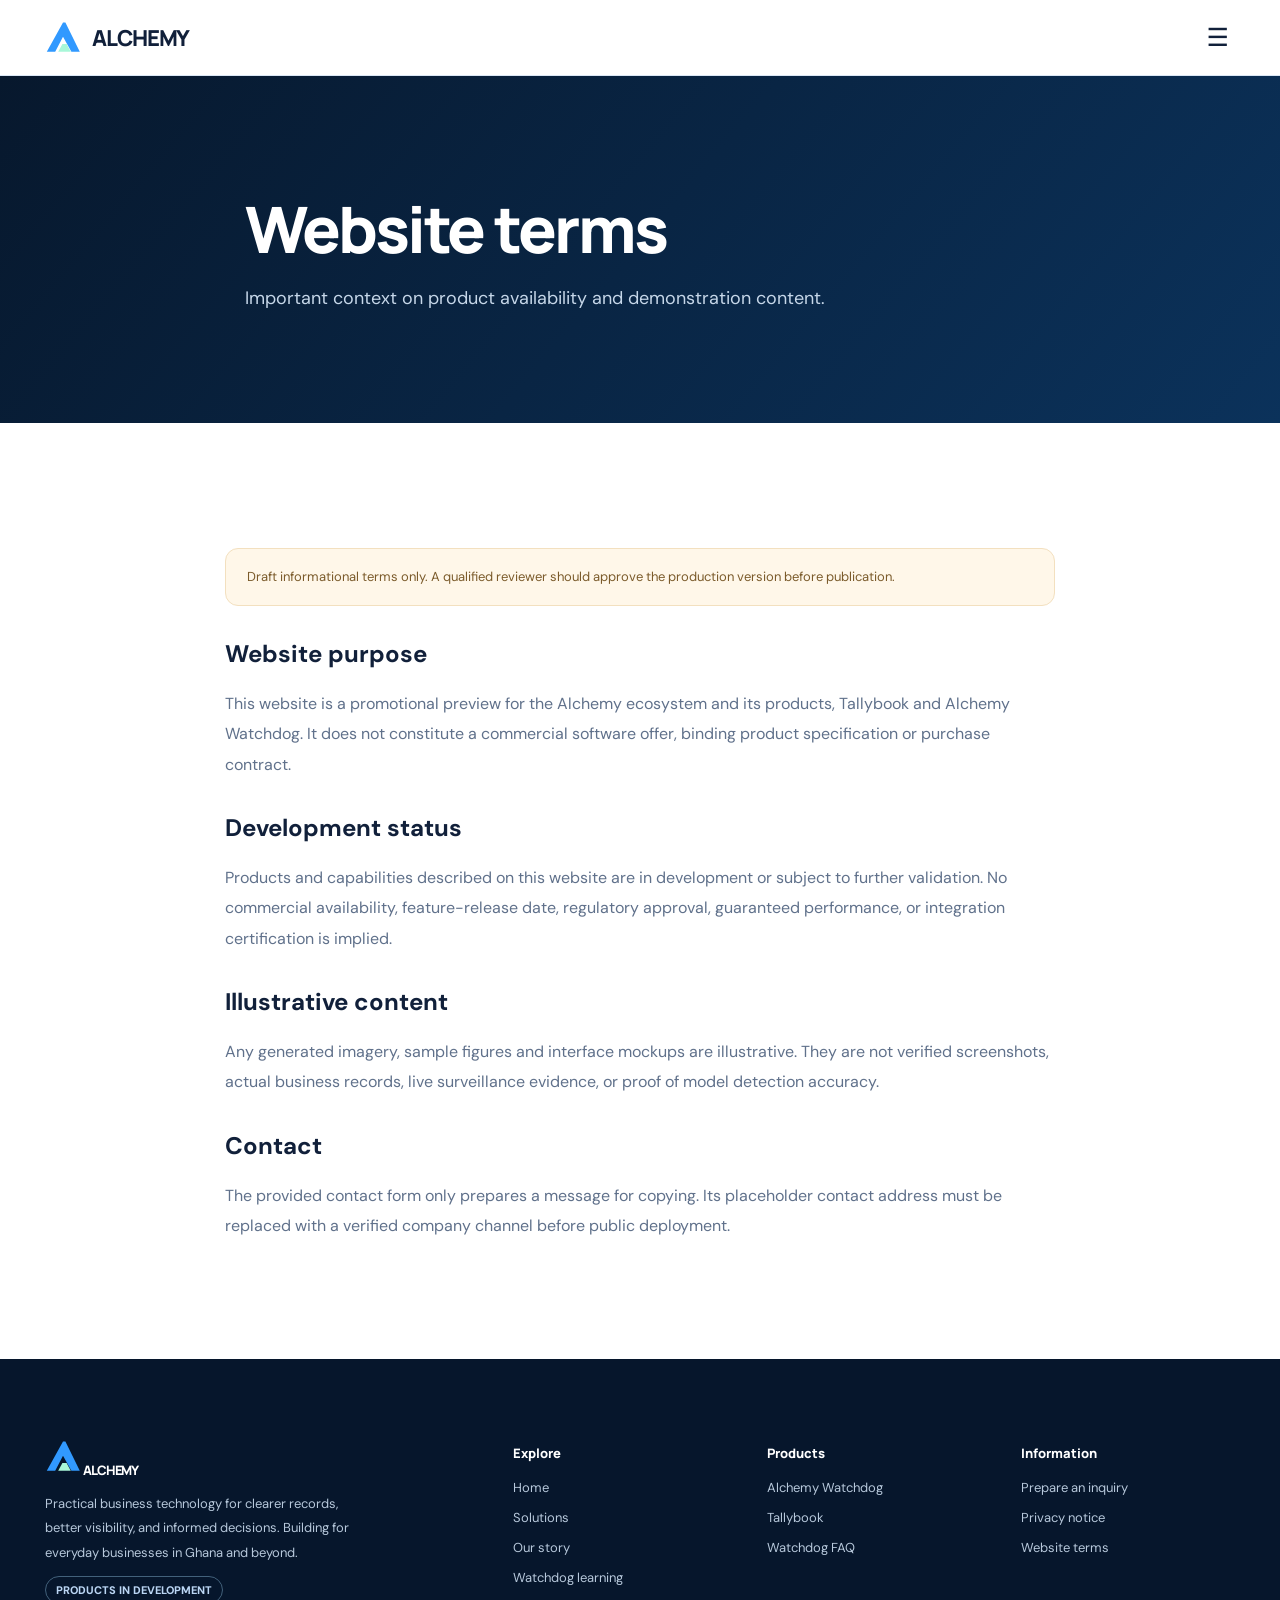
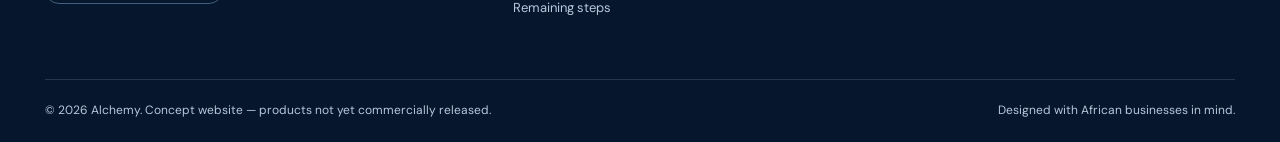
<file: terms.html>
<!doctype html><html lang="en"><head><meta charset="utf-8"><meta name="viewport" content="width=device-width,initial-scale=1"><meta name="theme-color" content="#07162b"><meta name="description" content="Informational website terms for the Alchemy promotional demonstration."><title>Website Terms | Alchemy</title><link rel="icon" type="image/svg+xml" href="assets/favicon.svg"><link rel="stylesheet" href="assets/style.css"><meta property="og:type" content="website"><meta property="og:title" content="Website Terms | Alchemy"><meta property="og:description" content="Informational website terms for the Alchemy promotional demonstration."><meta name="twitter:card" content="summary"><meta name="twitter:title" content="Website Terms | Alchemy"></head><body><a class="skip" href="#content">Skip to content</a><header class="header"><nav class="container nav" aria-label="Main navigation"><a href="index.html" class="brand"><img src="assets/logo.svg" alt="" width="36" height="36"> ALCHEMY</a><div class="navlinks" id="navlinks"><a href="index.html">Home</a><a href="watchdog.html">Watchdog</a><a href="tallybook.html">Tallybook</a><a href="solutions.html">Solutions</a><a href="about.html">About</a><a href="learn.html">Learn</a><a href="faq.html">FAQ</a><a href="for-developer.html">For Developer</a><a href="test-one/index.html">Test One</a><a href="remaining-steps.html">Remaining Steps</a></div><div class="navcta"><a class="btn nav-contact" href="contact.html">Contact us</a><button type="button" class="menu-toggle" aria-label="Open navigation menu" aria-controls="navlinks" aria-expanded="false">☰</button></div></nav></header><main id="content"><section class="subhero"><div class="container inner"><h1>Website terms</h1><p>Important context on product availability and demonstration content.</p></div></section><section class="section"><div class="container legal"><div class="note warn">Draft informational terms only. A qualified reviewer should approve the production version before publication.</div><h2>Website purpose</h2><p>This website is a promotional preview for the Alchemy ecosystem and its products, Tallybook and Alchemy Watchdog. It does not constitute a commercial software offer, binding product specification or purchase contract.</p><h2>Development status</h2><p>Products and capabilities described on this website are in development or subject to further validation. No commercial availability, feature-release date, regulatory approval, guaranteed performance, or integration certification is implied.</p><h2>Illustrative content</h2><p>Any generated imagery, sample figures and interface mockups are illustrative. They are not verified screenshots, actual business records, live surveillance evidence, or proof of model detection accuracy.</p><h2>Contact</h2><p>The provided contact form only prepares a message for copying. Its placeholder contact address must be replaced with a verified company channel before public deployment.</p></div></section></main><footer class="footer"><div class="container"><div class="footer-grid"><div><a href="index.html" class="brand"><img src="assets/logo.svg" alt="" width="36" height="36"> ALCHEMY</a><p>Practical business technology for clearer records, better visibility, and informed decisions. Building for everyday businesses in Ghana and beyond.</p><span class="tag">PRODUCTS IN DEVELOPMENT</span></div><div><h4>Explore</h4><a href="index.html">Home</a><a href="solutions.html">Solutions</a><a href="about.html">Our story</a><a href="learn.html">Watchdog learning</a><a href="remaining-steps.html">Remaining steps</a></div><div><h4>Products</h4><a href="watchdog.html">Alchemy Watchdog</a><a href="tallybook.html">Tallybook</a><a href="faq.html">Watchdog FAQ</a></div><div><h4>Information</h4><a href="contact.html">Prepare an inquiry</a><a href="privacy.html">Privacy notice</a><a href="terms.html">Website terms</a></div></div><div class="footer-bottom"><span>© <span id="yr"></span> Alchemy. Concept website — products not yet commercially released.</span><span>Designed with African businesses in mind.</span></div></div></footer><script src="assets/app.js" defer></script></body></html>
</file>
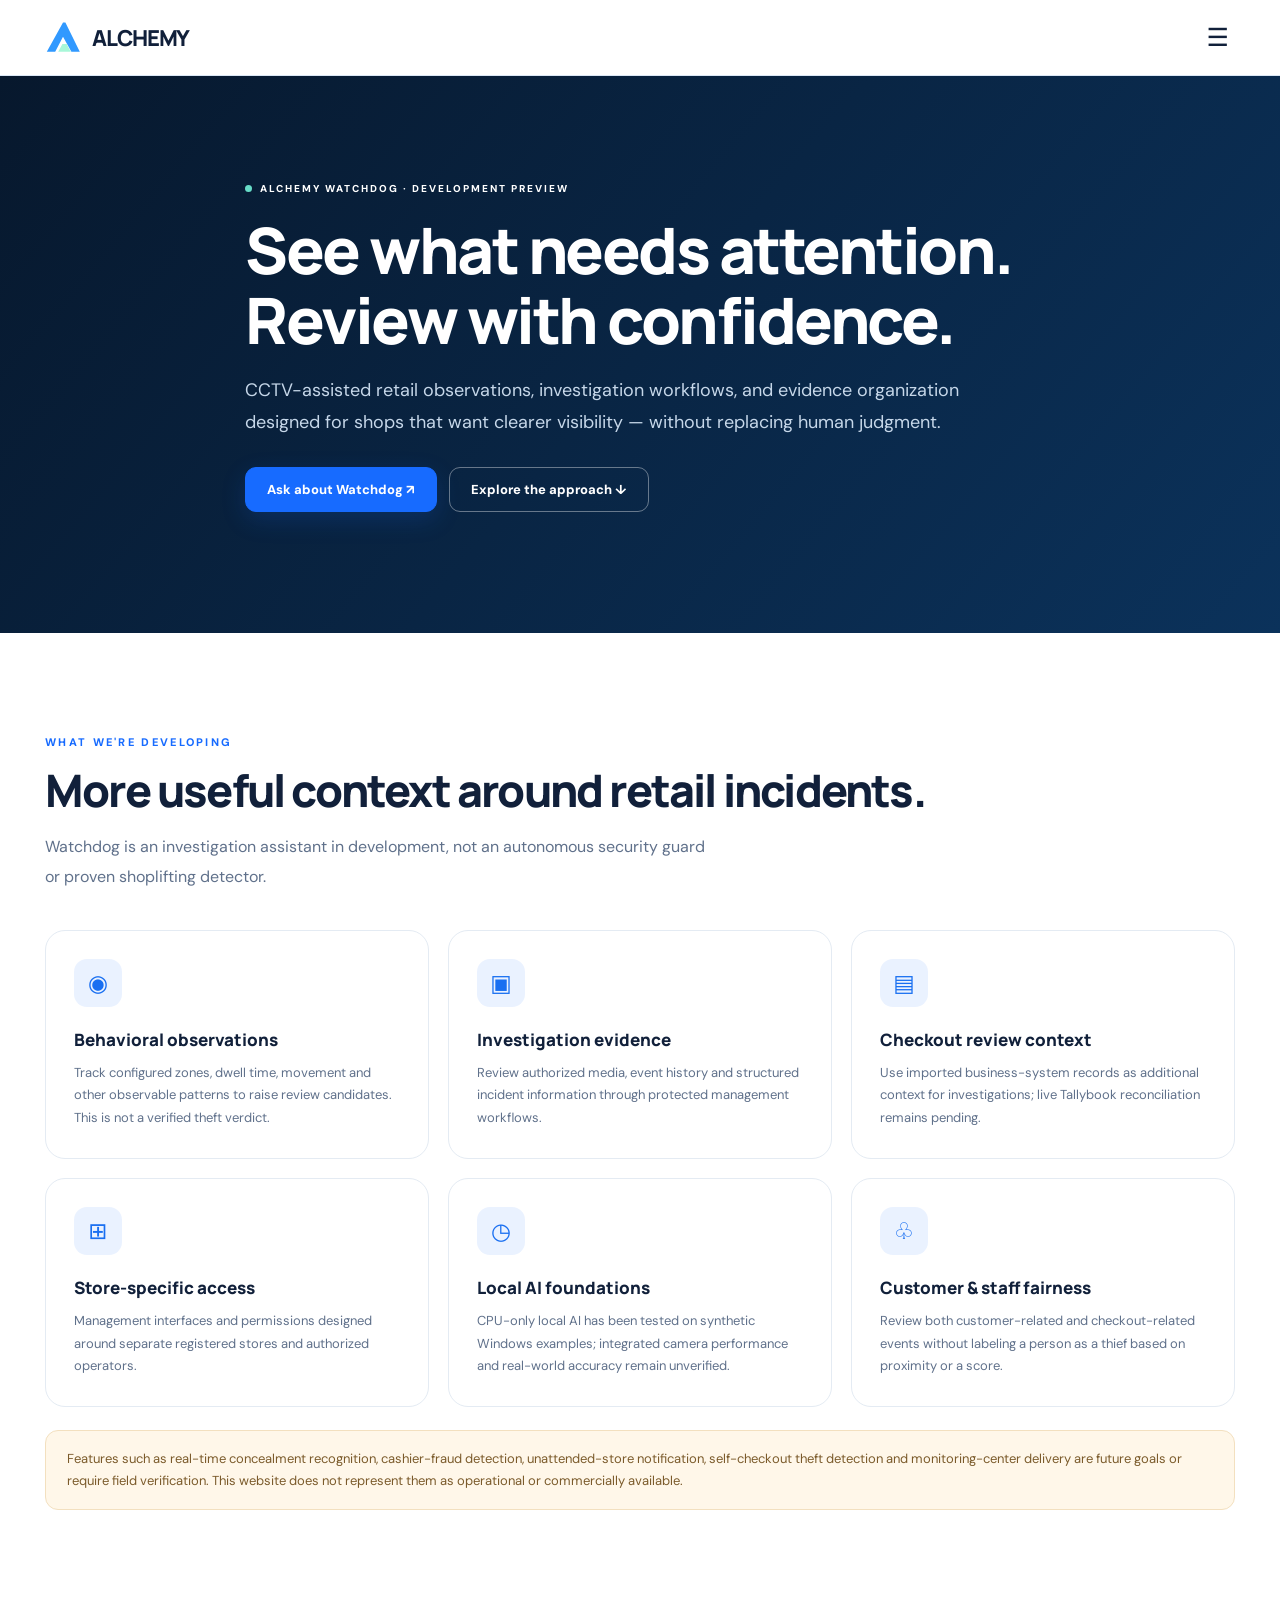
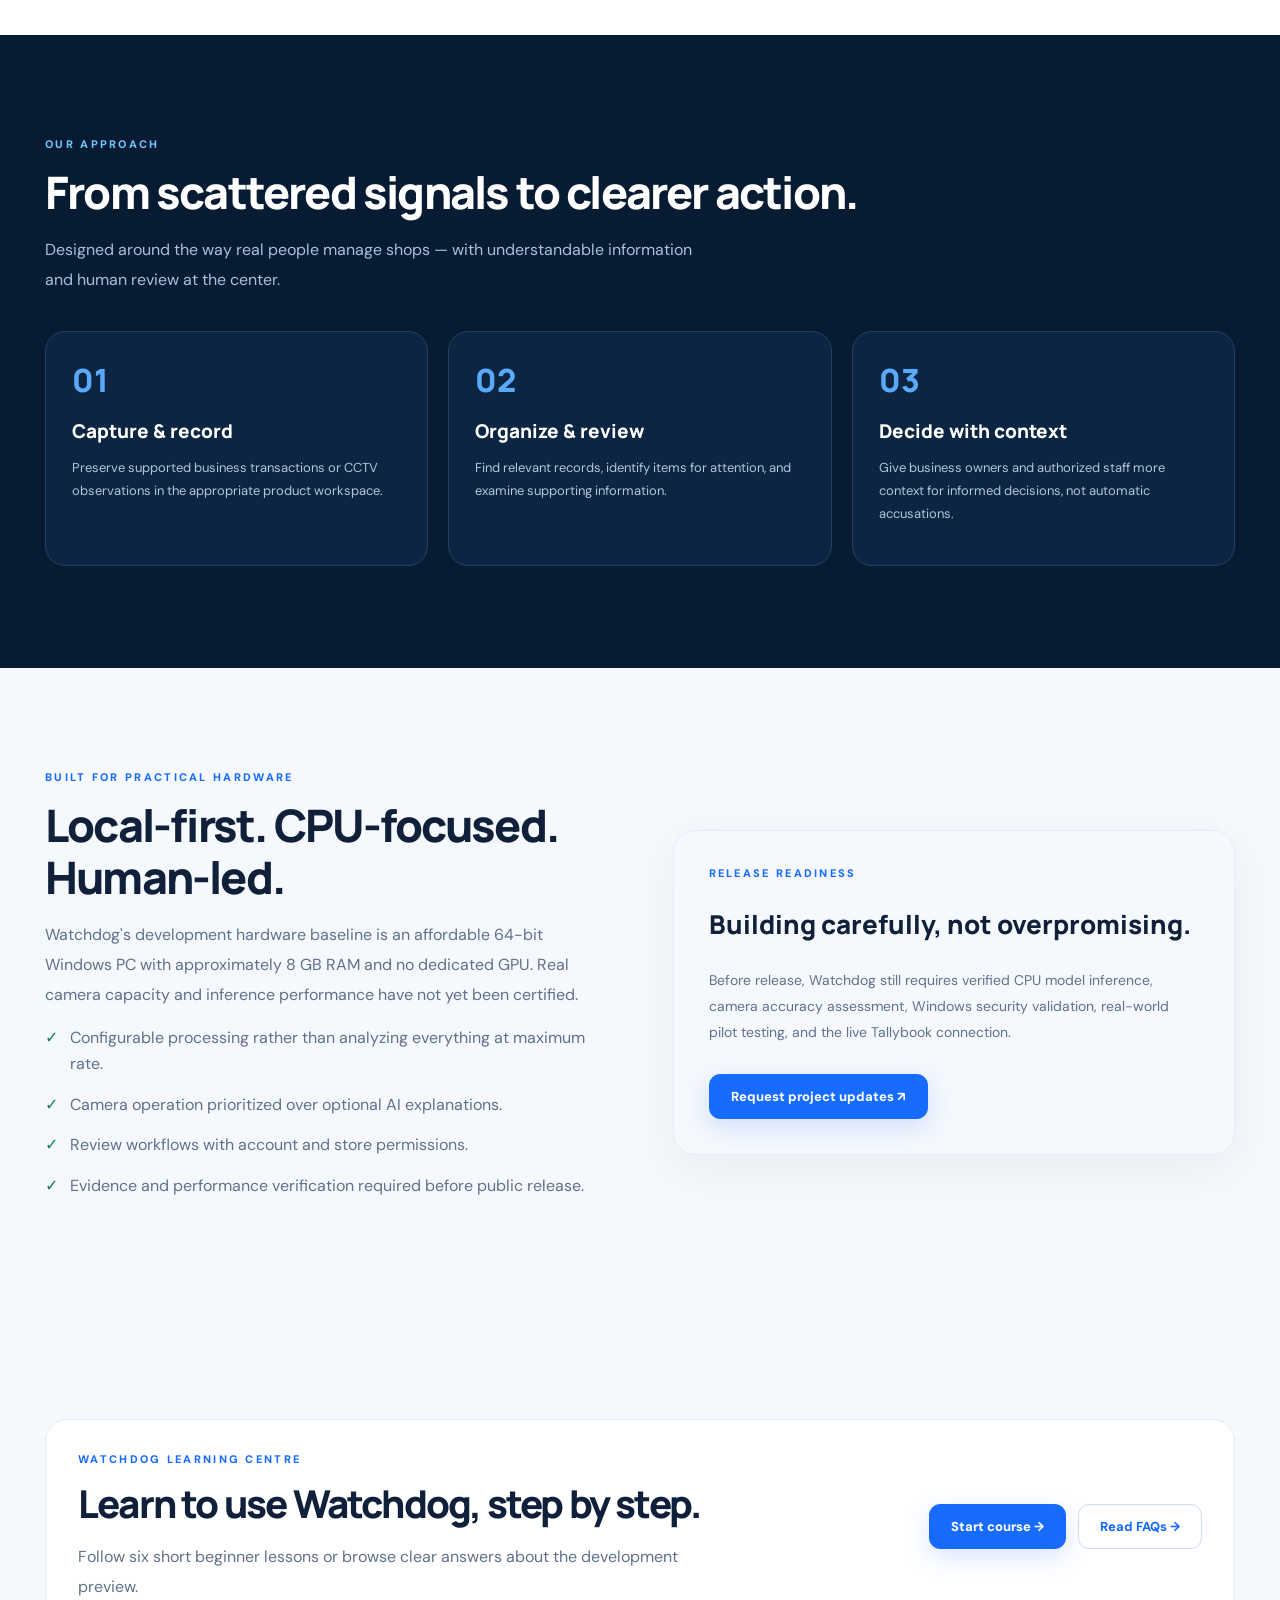
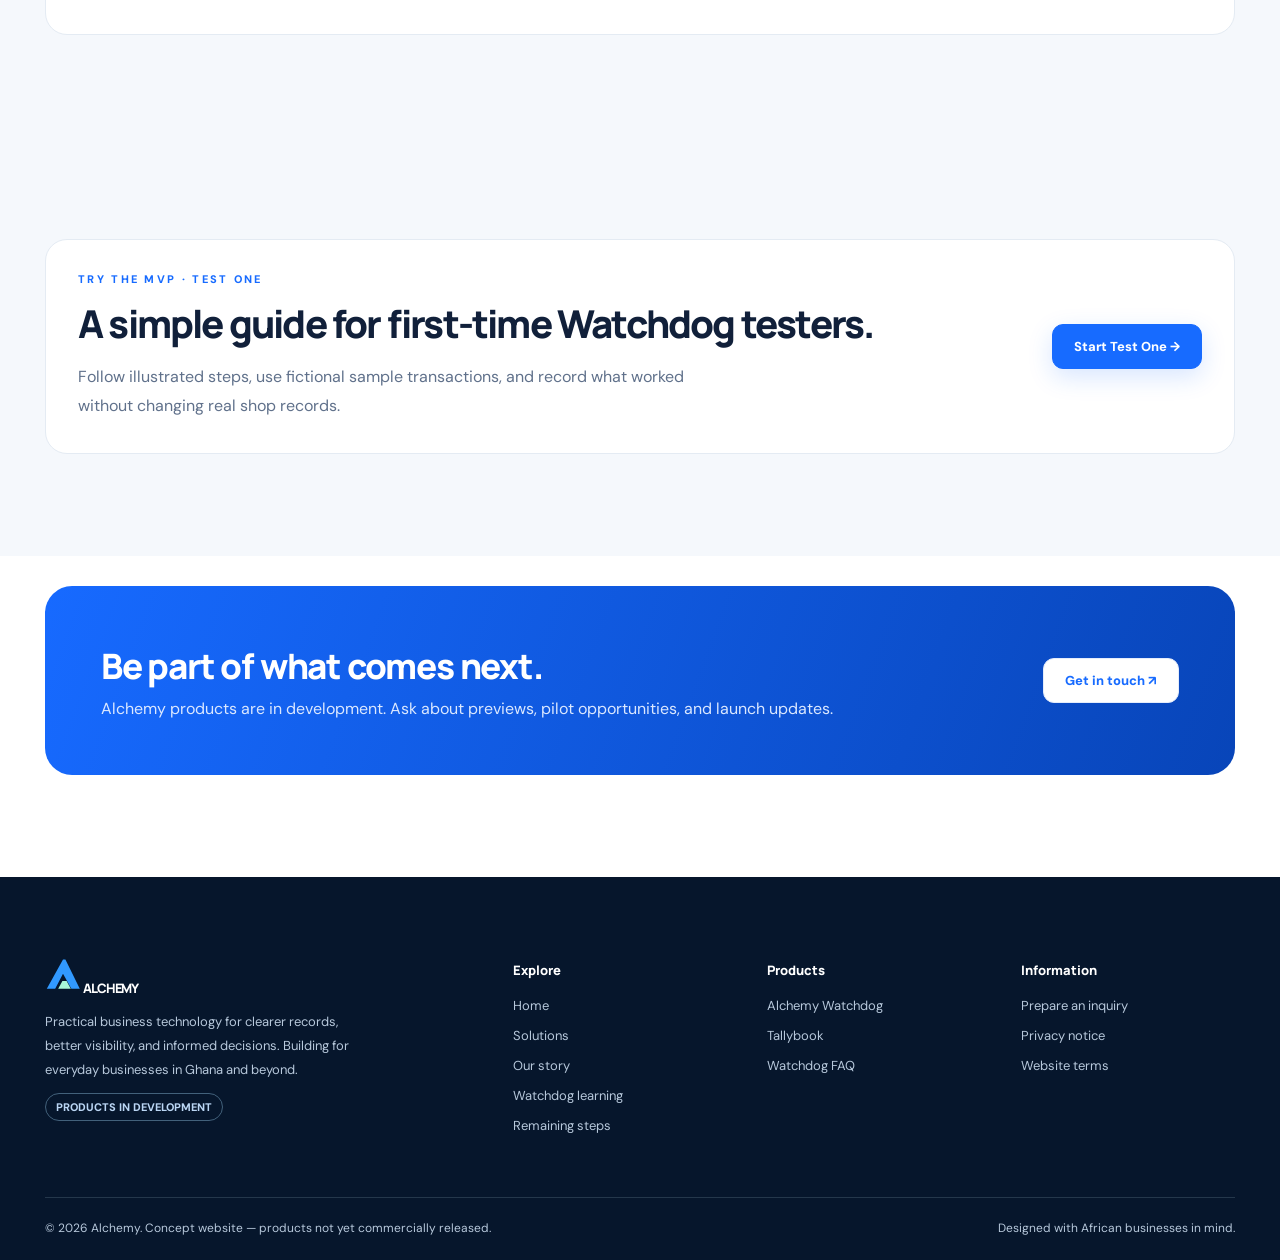
<file: watchdog.html>
<!doctype html><html lang="en"><head><meta charset="utf-8"><meta name="viewport" content="width=device-width,initial-scale=1"><meta name="theme-color" content="#07162b"><meta name="description" content="Watchdog is an in-development CCTV-assisted retail monitoring and investigation product within Alchemy."><title>Watchdog — Retail Monitoring and Investigation | Alchemy</title><link rel="icon" type="image/svg+xml" href="assets/favicon.svg"><link rel="stylesheet" href="assets/style.css"><meta property="og:type" content="website"><meta property="og:title" content="Watchdog — Retail Monitoring and Investigation | Alchemy"><meta property="og:description" content="Watchdog is an in-development CCTV-assisted retail monitoring and investigation product within Alchemy."><meta name="twitter:card" content="summary"><meta name="twitter:title" content="Watchdog — Retail Monitoring and Investigation | Alchemy"></head><body><a class="skip" href="#content">Skip to content</a><header class="header"><nav class="container nav" aria-label="Main navigation"><a href="index.html" class="brand"><img src="assets/logo.svg" alt="" width="36" height="36"> ALCHEMY</a><div class="navlinks" id="navlinks"><a href="index.html">Home</a><a href="watchdog.html" aria-current="page" class="active">Watchdog</a><a href="tallybook.html">Tallybook</a><a href="solutions.html">Solutions</a><a href="about.html">About</a><a href="learn.html">Learn</a><a href="faq.html">FAQ</a><a href="for-developer.html">For Developer</a><a href="test-one/index.html">Test One</a><a href="remaining-steps.html">Remaining Steps</a></div><div class="navcta"><a class="btn nav-contact" href="contact.html">Contact us</a><button type="button" class="menu-toggle" aria-label="Open navigation menu" aria-controls="navlinks" aria-expanded="false">☰</button></div></nav></header><main id="content"><section class="subhero"><div class="container inner"><span class="pill"><i></i> Alchemy Watchdog · Development preview</span><h1>See what needs attention.<br>Review with confidence.</h1><p>CCTV-assisted retail observations, investigation workflows, and evidence organization designed for shops that want clearer visibility — without replacing human judgment.</p><div class="hero-actions"><a class="btn" href="contact.html">Ask about Watchdog ↗</a><a class="btn secondary" href="#capabilities">Explore the approach ↓</a></div></div></section><section class="section" id="capabilities"><div class="container"><p class="eyebrow">What we're developing</p><h2 class="h2">More useful context around retail incidents.</h2><p class="lead">Watchdog is an investigation assistant in development, not an autonomous security guard or proven shoplifting detector.</p><div class="feature-grid" style="margin-top:38px"><article class="feature"><div class="iconbox">◉</div><h3>Behavioral observations</h3><p>Track configured zones, dwell time, movement and other observable patterns to raise review candidates. This is not a verified theft verdict.</p></article><article class="feature"><div class="iconbox">▣</div><h3>Investigation evidence</h3><p>Review authorized media, event history and structured incident information through protected management workflows.</p></article><article class="feature"><div class="iconbox">▤</div><h3>Checkout review context</h3><p>Use imported business-system records as additional context for investigations; live Tallybook reconciliation remains pending.</p></article><article class="feature"><div class="iconbox">⊞</div><h3>Store-specific access</h3><p>Management interfaces and permissions designed around separate registered stores and authorized operators.</p></article><article class="feature"><div class="iconbox">◷</div><h3>Local AI foundations</h3><p>CPU-only local AI has been tested on synthetic Windows examples; integrated camera performance and real-world accuracy remain unverified.</p></article><article class="feature"><div class="iconbox">♧</div><h3>Customer & staff fairness</h3><p>Review both customer-related and checkout-related events without labeling a person as a thief based on proximity or a score.</p></article></div><div class="note warn">Features such as real-time concealment recognition, cashier-fraud detection, unattended-store notification, self-checkout theft detection and monitoring-center delivery are future goals or require field verification. This website does not represent them as operational or commercially available.</div></div></section><section class="section dark"><div class="container"><p class="eyebrow">Our approach</p><h2 class="h2">From scattered signals to clearer action.</h2><p class="lead">Designed around the way real people manage shops — with understandable information and human review at the center.</p><div class="steps" style="margin-top:37px"><div class="step"><span>01</span><h3>Capture & record</h3><p>Preserve supported business transactions or CCTV observations in the appropriate product workspace.</p></div><div class="step"><span>02</span><h3>Organize & review</h3><p>Find relevant records, identify items for attention, and examine supporting information.</p></div><div class="step"><span>03</span><h3>Decide with context</h3><p>Give business owners and authorized staff more context for informed decisions, not automatic accusations.</p></div></div></div></section><section class="section gray"><div class="container split"><div><p class="eyebrow">Built for practical hardware</p><h2 class="h2">Local-first. CPU-focused. Human-led.</h2><p class="lead">Watchdog's development hardware baseline is an affordable 64-bit Windows PC with approximately 8 GB RAM and no dedicated GPU. Real camera capacity and inference performance have not yet been certified.</p><ul class="bullet"><li>Configurable processing rather than analyzing everything at maximum rate.</li><li>Camera operation prioritized over optional AI explanations.</li><li>Review workflows with account and store permissions.</li><li>Evidence and performance verification required before public release.</li></ul></div><div class="form-card"><p class="eyebrow">Release readiness</p><h3 style="font:800 26px Manrope">Building carefully, not overpromising.</h3><p class="lead" style="font-size:14px">Before release, Watchdog still requires verified CPU model inference, camera accuracy assessment, Windows security validation, real-world pilot testing, and the live Tallybook connection.</p><a class="btn" href="contact.html" style="margin-top:28px">Request project updates ↗</a></div></div></section><section class="section gray"><div class="container"><div class="learning-promo"><div><p class="eyebrow">Watchdog learning centre</p><h2 class="h2">Learn to use Watchdog, step by step.</h2><p class="lead">Follow six short beginner lessons or browse clear answers about the development preview.</p></div><div class="learning-promo-actions"><a class="btn" href="learn.html">Start course →</a><a class="btn secondary" href="faq.html">Read FAQs →</a></div></div></div></section><section class="section gray"><div class="container"><div class="learning-promo"><div><p class="eyebrow">Try the MVP · Test One</p><h2 class="h2">A simple guide for first-time Watchdog testers.</h2><p class="lead">Follow illustrated steps, use fictional sample transactions, and record what worked without changing real shop records.</p></div><div class="learning-promo-actions"><a class="btn" href="test-one/index.html">Start Test One →</a></div></div></div></section><section class="section" style="padding-top:30px"><div class="container"><div class="cta-band"><div><h2>Be part of what comes next.</h2><p>Alchemy products are in development. Ask about previews, pilot opportunities, and launch updates.</p></div><a class="btn light" href="contact.html">Get in touch ↗</a></div></div></section></main><footer class="footer"><div class="container"><div class="footer-grid"><div><a href="index.html" class="brand"><img src="assets/logo.svg" alt="" width="36" height="36"> ALCHEMY</a><p>Practical business technology for clearer records, better visibility, and informed decisions. Building for everyday businesses in Ghana and beyond.</p><span class="tag">PRODUCTS IN DEVELOPMENT</span></div><div><h4>Explore</h4><a href="index.html">Home</a><a href="solutions.html">Solutions</a><a href="about.html">Our story</a><a href="learn.html">Watchdog learning</a><a href="remaining-steps.html">Remaining steps</a></div><div><h4>Products</h4><a href="watchdog.html">Alchemy Watchdog</a><a href="tallybook.html">Tallybook</a><a href="faq.html">Watchdog FAQ</a></div><div><h4>Information</h4><a href="contact.html">Prepare an inquiry</a><a href="privacy.html">Privacy notice</a><a href="terms.html">Website terms</a></div></div><div class="footer-bottom"><span>© <span id="yr"></span> Alchemy. Concept website — products not yet commercially released.</span><span>Designed with African businesses in mind.</span></div></div></footer><script src="assets/app.js" defer></script></body></html>
</file>
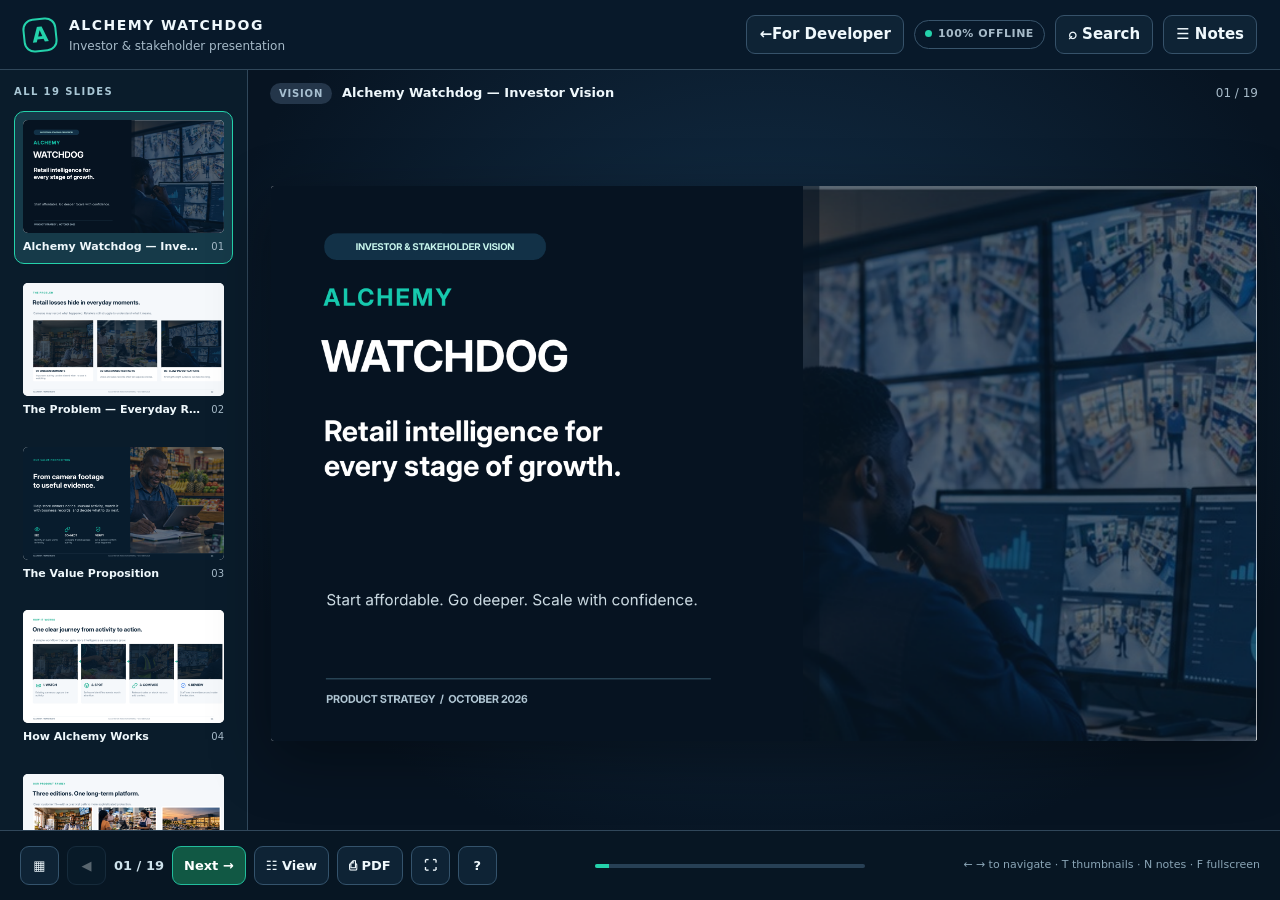
<file: developer/presentation.html>
<!doctype html>
<html lang="en">
<head>
<meta charset="utf-8">
<meta name="viewport" content="width=device-width, initial-scale=1, viewport-fit=cover">
<meta name="color-scheme" content="dark">
<title>Alchemy Watchdog | Investor & Stakeholder Presentation</title>
<meta name="description" content="The complete 19-slide Alchemy Watchdog investor presentation. Self-contained, offline, and faithful to the PowerPoint.">
<style>
:root {
  --bg: #071422; --panel: #0e2335; --panel2:#122b41; --edge:#30475a;
  --text:#eff8fc; --muted:#a6bac8; --mint:#24d2ab; --blue:#4890ff; --violet:#9471fe;
}
* {box-sizing:border-box}
html, body {height:100%; margin:0}
body {background:var(--bg); color:var(--text); font:15px/1.5 system-ui,-apple-system,"Segoe UI",Arial,sans-serif; overflow:hidden}
button, input {font:inherit}
button {cursor:pointer}
button:focus-visible, input:focus-visible, .thumb:focus-visible, .search-result:focus-visible {outline:3px solid var(--mint);outline-offset:3px}
button[disabled] {opacity:.35;cursor:not-allowed}
#app {height:100dvh;display:flex;flex-direction:column}
.topbar {height:70px;min-height:70px;background:rgba(9,26,42,.98);border-bottom:1px solid var(--edge);
 display:flex;align-items:center;justify-content:space-between;gap:18px;padding:0 23px;z-index:10}
.brand {display:flex;align-items:center;gap:12px;min-width:0}
.logo {width:34px;height:34px;border:2px solid var(--mint);border-radius:11px;display:grid;place-items:center;
 color:var(--mint);font-size:21px;font-weight:900;transform:rotate(-6deg);flex-shrink:0}
.brand-name {font-size:14px;font-weight:850;letter-spacing:.105em}
.brand-sub {color:var(--muted);font-size:12px;margin-top:1px}
.top-actions {display:flex;gap:10px;align-items:center}
.pill {color:var(--muted);border:1px solid #38546b;border-radius:99px;padding:5px 10px;font-size:11px;
 font-weight:750;letter-spacing:.045em;white-space:nowrap}
.pill .status-dot {display:inline-block;width:7px;height:7px;background:var(--mint);border-radius:50%;margin-right:6px}
.h-btn {border:1px solid #36526a;color:var(--text);background:var(--panel);border-radius:9px;
 min-height:38px;padding:7px 12px;font-weight:650}
.h-btn:hover,.control:hover:not(:disabled) {background:#1a3a51}
.workspace {flex:1;display:flex;min-height:0;position:relative}
.thumb-rail {flex:0 0 248px;width:248px;border-right:1px solid var(--edge);background:#0a1c2b;
 overflow-y:auto;overscroll-behavior:contain;padding:14px;scrollbar-color:#48677b transparent}
.thumb-rail[hidden] {display:none}
.rail-title {color:#a9c7d5;font-weight:800;letter-spacing:.14em;font-size:10px;margin:0 0 12px}
.thumb {width:100%;background:transparent;border:1px solid transparent;border-radius:10px;
 text-align:left;padding:8px;color:var(--text);display:block;margin:0 0 10px}
.thumb:hover {background:#193448}
.thumb.active {background:#163a49;border-color:var(--mint)}
.thumb img {width:100%;display:block;aspect-ratio:1601/900;object-fit:contain;border-radius:5px;background:#fff}
.thumb-meta {display:flex;justify-content:space-between;align-items:baseline;gap:10px;margin-top:6px}
.thumb-title {font-size:11px;font-weight:720;overflow:hidden;text-overflow:ellipsis;white-space:nowrap}
.thumb-index {color:var(--muted);font-size:10px;font-variant-numeric:tabular-nums}
.stage {flex:1;min-width:0;display:flex;flex-direction:column;background:radial-gradient(ellipse at 50% 40%,#14314b 0%, #071422 78%)}
.stage-header {height:46px;min-height:46px;padding:8px 22px;display:flex;justify-content:space-between;align-items:center;gap:12px}
.slide-label {display:flex;align-items:center;gap:10px;min-width:0}
.slide-title {font-size:13px;font-weight:750;text-overflow:ellipsis;overflow:hidden;white-space:nowrap}
.edition {font-size:10px;letter-spacing:.08em;border-radius:50px;padding:3px 9px;font-weight:800;
 text-transform:uppercase;background:#183e48;color:#54e5bd;white-space:nowrap}
.edition.Professional{background:#162f56;color:#79adff}
.edition.Enterprise{background:#30224e;color:#bea5ff}
.edition.Business{background:#343243;color:#c9c3e0}
.edition.Vision{background:#24364a;color:#a7bfd0}
.stage-count {color:var(--muted);white-space:nowrap;font-size:12px;font-variant-numeric:tabular-nums}
.frame-wrap {flex:1;min-height:0;padding:3px 23px 22px;display:flex;align-items:center;justify-content:center}
.slide-visual {display:block;width:auto;height:auto;max-width:100%;max-height:100%;aspect-ratio:1601/900;
 object-fit:contain;background:#fff;box-shadow:0 18px 60px rgba(0,0,0,.36);border-radius:3px}
.toolbar {min-height:70px;padding:10px 20px;display:flex;justify-content:space-between;align-items:center;gap:15px;
 background:rgba(8,23,36,.98);border-top:1px solid var(--edge);z-index:9}
.controls {display:flex;align-items:center;gap:8px;flex-wrap:wrap}
.control {background:var(--panel);border:1px solid #34536c;color:var(--text);border-radius:9px;
 height:39px;min-width:39px;padding:8px 11px;font-weight:700;font-size:13px}
.control.primary {border-color:#22bd9c;background:#115844;color:#fff}
.control.primary:hover {background:#14765d}
.counter {font-size:13px;color:#cee2eb;font-variant-numeric:tabular-nums;font-weight:800;min-width:50px;text-align:center}
.progress {flex:1;height:4px;border-radius:8px;background:#274055;max-width:270px;overflow:hidden}
.progress-fill {height:100%;width:5.263%;background:var(--mint);transition:width .2s ease}
.keyboard-hint {color:#89a4b5;font-size:11px;white-space:nowrap}
.drawer {position:absolute;right:12px;top:12px;bottom:12px;z-index:20;width:min(470px,calc(100% - 24px));
 background:#0c2234;border:1px solid #3d5c70;box-shadow:0 30px 80px #0009;border-radius:14px;
 display:flex;flex-direction:column;overflow:hidden}
.drawer[hidden] {display:none}
.drawer-head {display:flex;justify-content:space-between;align-items:center;border-bottom:1px solid var(--edge);padding:15px 18px}
.drawer-title {font-size:17px;font-weight:800}
.close-btn {color:var(--text);border:0;background:transparent;font-size:25px;line-height:1;cursor:pointer}
.drawer-body {padding:18px;overflow:auto;line-height:1.65;flex:1}
.copy-text {white-space:pre-wrap;overflow-wrap:anywhere;font-size:14px;color:#dceaf2}
.segmented {display:flex;gap:7px;padding:14px 18px 0}
.segmented button {background:#1b384d;border:1px solid #345772;color:#bcd5e1;border-radius:7px;padding:8px 14px}
.segmented button.selected {background:#216351;color:#fff;border-color:var(--mint)}
.search-bar {display:flex;align-items:center;gap:7px;padding:16px;border-bottom:1px solid var(--edge)}
.search-bar input {width:100%;border:1px solid #416177;background:#051929;padding:12px;color:white;border-radius:8px}
.search-result {display:block;width:100%;padding:11px 12px;border:1px solid #30495a;border-radius:9px;background:#102e43;
 text-align:left;color:var(--text);margin-bottom:8px;cursor:pointer}
.search-result:hover {background:#1a4055}
.search-result strong {display:block;font-size:13px}
.search-result span {display:block;font-size:12px;color:#a9c0cd;margin-top:3px}
.small-muted {color:var(--muted);font-size:12px}
.reader {display:none;flex:1;overflow-y:auto;background:#081827;padding:28px 0 72px;scrollbar-color:#52677c transparent}
.reader-inner {max-width:1300px;padding:0 25px;margin:auto}
.reader-slide {margin:0 0 34px}
.reader-slide img {display:block;width:100%;height:auto;box-shadow:0 14px 50px #0005;background:white}
.reader-slide figcaption {color:#c0d0d9;font-size:12px;margin:9px 0}
body.reading .stage-header, body.reading .frame-wrap,body.reading .thumb-rail {display:none!important}
body.reading .reader {display:block}
body.reading .toolbar .nav-only {display:none}
#help-modal {position:fixed;inset:0;z-index:70;background:#03111ccc;display:grid;place-items:center;padding:18px}
#help-modal[hidden] {display:none}
.help-card {max-width:520px;background:#10283b;border:1px solid #4a657a;box-shadow:0 28px 120px #0009;padding:25px;
 border-radius:15px;width:100%}
.help-card h2 {margin:0 0 14px;font-size:22px}
.help-keys {display:grid;grid-template-columns:130px 1fr;gap:11px 18px;color:#bed4e0;font-size:14px}
kbd {background:#244155;border:1px solid #506477;border-radius:5px;color:#fff;padding:3px 7px;display:inline-block;font-family:inherit}
#help-modal .help-footer {text-align:right;margin-top:20px}
#print-deck {display:none}
@media(max-width:780px){
 .topbar {height:57px;min-height:57px;padding:0 12px}
 .brand-name {font-size:11px}
 .brand-sub {font-size:10px}
 .logo {width:29px;height:29px}
 .top-actions .pill {display:none}
 .top-actions .h-btn {font-size:12px;padding:6px 9px}
 .thumb-rail {position:absolute;z-index:18;left:0;top:0;bottom:0;width:min(275px,80vw);box-shadow:20px 0 45px #0009}
 .stage-header {height:45px;padding:8px 12px}
 .frame-wrap {padding:1px 7px 8px}
 .toolbar {padding:7px;min-height:65px;gap:5px}
 .controls {gap:5px}
 .control {min-width:36px;height:36px;padding:5px 8px;font-size:12px}
 .keyboard-hint,.progress {display:none}
 .slide-title {font-size:12px}
 .edition {font-size:9px}
}
@media(max-width:430px){
 .top-actions .notes-short {display:none}
 .control.secondary-mobile {display:none}
 .stage-count {font-size:10px}
}
@media print {
 @page { size:16in 9in; margin:0 }
 html,body {margin:0!important;padding:0!important;background:white!important;height:auto!important;overflow:visible!important}
 #app,#help-modal {display:none!important}
 #print-deck {display:block!important}
 .print-slide {width:16in;height:9in;margin:0;break-after:page;page-break-after:always;overflow:hidden}
 .print-slide img {width:100%;height:100%;display:block}
 .print-slide:last-child {break-after:auto;page-break-after:auto}
}
</style>
</head>
<body>
<div id="app">
  <header class="topbar">
    <div class="brand">
      <div class="logo" aria-hidden="true">A</div>
      <div>
        <div class="brand-name">ALCHEMY WATCHDOG</div>
        <div class="brand-sub">Investor & stakeholder presentation</div>
      </div>
    </div>
    <div class="top-actions"><a class="h-btn" style="text-decoration:none;display:inline-flex;align-items:center" href="../for-developer.html" title="Back to For Developer">← <span class="notes-short">For Developer</span></a>
      <span class="pill"><span class="status-dot"></span>100% OFFLINE</span>
      <button class="h-btn" id="search-open" title="Search slide text">⌕ <span class="notes-short">Search</span></button>
      <button class="h-btn" id="notes-open" title="Speaker notes and slide transcript">☰ <span class="notes-short">Notes</span></button>
    </div>
  </header>
  <div class="workspace">
    <aside class="thumb-rail" id="thumb-rail" aria-label="Slide thumbnails">
      <p class="rail-title">ALL 19 SLIDES</p>
      <div id="thumb-list"></div>
    </aside>
    <main class="stage">
      <div class="stage-header">
        <div class="slide-label">
          <span class="edition" id="edition"></span>
          <span class="slide-title" id="slide-title"></span>
        </div>
        <span class="stage-count" id="stage-count">01 / 19</span>
      </div>
      <div class="frame-wrap" id="frame-wrap">
        <img id="slide-visual" class="slide-visual" alt="" draggable="false">
      </div>
      <div class="reader" id="reader" aria-label="Continuous reading view"><div class="reader-inner" id="reader-inner"></div></div>
    </main>
    <aside class="drawer" id="notes-drawer" hidden aria-label="Presenter notes and full slide text">
      <div class="drawer-head">
        <span class="drawer-title">Presenter information</span>
        <button class="close-btn" id="notes-close" aria-label="Close notes">×</button>
      </div>
      <div class="segmented">
        <button id="tab-notes" class="selected">Speaker notes</button>
        <button id="tab-text">Slide text</button>
      </div>
      <div class="drawer-body">
        <p class="small-muted" id="notes-slide-name"></p>
        <div id="notes-content" class="copy-text"></div>
      </div>
    </aside>
    <aside class="drawer" id="search-drawer" hidden aria-label="Search slides">
      <div class="drawer-head">
        <span class="drawer-title">Find a slide</span>
        <button class="close-btn" id="search-close" aria-label="Close search">×</button>
      </div>
      <div class="search-bar"><input id="search-input" type="search" placeholder="Try “Enterprise”, “loss”, or “investment”" aria-label="Search slide content"></div>
      <div class="drawer-body" id="search-results"></div>
    </aside>
  </div>
  <footer class="toolbar">
    <div class="controls">
      <button class="control" id="toggle-rail" title="Show or hide slide thumbnails (T)" aria-label="Toggle slide thumbnails">▦</button>
      <button class="control nav-only" id="prev" title="Previous slide (←)" aria-label="Previous slide">◀</button>
      <div class="counter nav-only" id="counter">01 / 19</div>
      <button class="control primary nav-only" id="next" title="Next slide (→)" aria-label="Next slide">Next →</button>
      <button class="control secondary-mobile" id="reader-toggle" title="Toggle scrolling view (V)" aria-label="Toggle scrolling view">☷ View</button>
      <button class="control secondary-mobile" id="print-button" title="Print or Save as PDF" aria-label="Print or save slides as PDF">⎙ PDF</button>
      <button class="control" id="fullscreen" title="Fullscreen (F)" aria-label="Toggle fullscreen">⛶</button>
      <button class="control" id="help" title="Keyboard shortcuts (?)" aria-label="Keyboard shortcuts">?</button>
    </div>
    <div class="progress" aria-hidden="true"><div class="progress-fill" id="progress-fill"></div></div>
    <div class="keyboard-hint">← → to navigate · T thumbnails · N notes · F fullscreen</div>
  </footer>
</div>
<div id="help-modal" hidden role="dialog" aria-modal="true" aria-label="Presentation controls">
  <div class="help-card">
    <h2>Present Alchemy Watchdog</h2>
    <div class="help-keys">
      <span><kbd>←</kbd> <kbd>→</kbd></span><span>Previous / next slide</span>
      <span><kbd>Home</kbd> / <kbd>End</kbd></span><span>First / last slide</span>
      <span><kbd>T</kbd></span><span>Show or hide all slide thumbnails</span>
      <span><kbd>N</kbd></span><span>Presenter notes and searchable slide text</span>
      <span><kbd>/</kbd></span><span>Search slides</span>
      <span><kbd>V</kbd></span><span>Continuous scrolling presentation</span>
      <span><kbd>F</kbd></span><span>Enter or leave fullscreen</span>
      <span><kbd>Esc</kbd></span><span>Close a panel</span>
    </div>
    <p class="small-muted" style="margin-top:18px">Slides are faithfully rendered from the PowerPoint, all embedded in this HTML. No network or installation required.</p>
    <div class="help-footer"><button class="h-btn" id="help-close">Got it</button></div>
  </div>
</div>
<div id="print-deck" aria-hidden="true"></div>
<script id="deck-json" type="application/json">[{"number":1,"title":"Alchemy Watchdog — Investor Vision","tier":"Vision","image":"slides/slide-01.png","thumb":"slides/slide-01.png","text":"INVESTOR & STAKEHOLDER VISION\nALCHEMY\nWATCHDOG\nRetail intelligence for\nevery stage of growth.\nStart affordable. Go deeper. Scale with confidence.\nPRODUCT STRATEGY  /  OCTOBER 2026","notes":"Open with the vision. Alchemy Watchdog is being developed as a retail loss-prevention platform with a low-cost entry product and a longer-term path to premium capability. Avoid implying the full system is available or commercially proven today. Generated photographs are illustrations, not real footage or product screenshots."},{"number":2,"title":"The Problem — Everyday Retail Loss","tier":"Vision","image":"slides/slide-02.png","thumb":"slides/slide-02.png","text":"THE PROBLEM\nRetail losses hide in everyday moments.\nCameras may record what happened. Retailers still struggle to understand what it means.\n01  UNSEEN MOMENTS\nImportant activity can be missed when no one is watching.\n02  DISCONNECTED FACTS\nVideo and sales records often tell separate stories.\n03  SLOW INVESTIGATIONS\nFinding the right evidence can take too long.\nALCHEMY / WATCHDOG\nILLUSTRATIVE INVESTOR MATERIAL • OCTOBER 2026\n02","notes":"Retail losses are caused by many factors including mistakes, process issues and misconduct. Our framing does not assume every anomaly is theft. The commercial problem is the time and uncertainty involved in detecting, investigating and verifying events."},{"number":3,"title":"The Value Proposition","tier":"Vision","image":"slides/slide-03.png","thumb":"slides/slide-03.png","text":"OUR VALUE PROPOSITION\nFrom camera footage\nto useful evidence.\nHelp store owners notice unusual activity, match it with business records, and decide what to do next.\nSEE\nIdentify an event worth reviewing\nCONNECT\nCompare it with business activity\nVERIFY\nLet a person confirm what happened\nALCHEMY / WATCHDOG\nILLUSTRATIVE INVESTOR MATERIAL • OCTOBER 2026\n03","notes":"The value is better information and faster review—not automatic accusations. An AI-generated alert is an indication to investigate, not proof of misconduct."},{"number":4,"title":"How Alchemy Works","tier":"Vision","image":"slides/slide-04.png","thumb":"slides/slide-04.png","text":"HOW IT WORKS\nOne clear journey from activity to action.\nA simple workflow that can gain more intelligence as customers grow.\n1. WATCH\nExisting cameras capture the activity.\n→\n2. SPOT\nSoftware identifies events worth attention.\n→\n3. COMPARE\nRelevant sales or stock records add context.\n→\n4. REVIEW\nStaff see the evidence and make the decision.\nALCHEMY / WATCHDOG\nILLUSTRATIVE INVESTOR MATERIAL • OCTOBER 2026\n04","notes":"Explain this as a four-step business process. The depth of the detection and comparison layers increases across tiers. The illustrated visuals are conceptual, not proof of a deployed system."},{"number":5,"title":"Three Editions, One Platform","tier":"Vision","image":"slides/slide-05.png","thumb":"slides/slide-05.png","text":"OUR PRODUCT FAMILY\nThree editions. One long-term platform.\nClear customer fit—with a practical path to more sophisticated protection.\nENTRY PRODUCT\nAFFORDABLE\nSingle-shop owners\nPractical local visibility, using equipment they may already own.\nDevelopment-stage\nGROWTH EDITION\nPROFESSIONAL\nGrowing retailers\nDeeper checkout and transaction intelligence for more complex operations.\nPlanned\nSTRATEGIC VISION\nENTERPRISE\nMulti-location chains\nCoordinated oversight, powerful investigation tools, and scale.\nLong-term vision\nALCHEMY / WATCHDOG\nILLUSTRATIVE INVESTOR MATERIAL • OCTOBER 2026\n05","notes":"The tier labels are strategic packaging proposals, not an established released price list. The Affordable product is engineering-stage, while Professional and Enterprise are future product visions."},{"number":6,"title":"Affordable — Entry Product","tier":"Affordable","image":"slides/slide-06.png","thumb":"slides/slide-06.png","text":"AFFORDABLE  /  ENTRY\nProtection that\nsmall shops can\nrealistically adopt.\nA practical starting point—not an expensive command center.\nBuilt around low-cost Windows PCs and local operation.\nTHE STORE OWNER GETS\nExisting camera investment\nDesigned to work with compatible CCTV sources.\nLocal-first approach\nCore operation without constant cloud dependence.\nVideo-backed alerts\nReview incidents instead of relying on suspicion alone.\nSales context\nCompare events with imported local POS or CSV data.\nHuman decision\nStaff verify incidents before taking action.\nSTATUS: ENGINEERING PROTOTYPE • FIELD VALIDATION PENDING\nALCHEMY / WATCHDOG\nILLUSTRATIVE INVESTOR MATERIAL • OCTOBER 2026\n06","notes":"The affordable vision is grounded in the current reported engineering build, not an independently verified production launch. Expected camera compatibility and 8GB Windows hardware performance still require device testing. No public price is committed."},{"number":7,"title":"Affordable — A Day in the Store","tier":"Affordable","image":"slides/slide-07.png","thumb":"slides/slide-07.png","text":"AFFORDABLE IN PRACTICE\nA simpler day for a single-store owner.\nIllustrative use case: a possible discrepancy is highlighted for careful review.\n01\nCAPTURE\nThe shop records routine activity.\n02\nHIGHLIGHT\nA relevant event is surfaced.\n03\nCHECK\nAvailable sales records are consulted.\n04\nDECIDE\nThe owner reviews a short evidence clip.\nA flagged event is a prompt to investigate—not an accusation.\nALCHEMY / WATCHDOG\nILLUSTRATIVE INVESTOR MATERIAL • OCTOBER 2026\n07","notes":"This is a proposed usage story, not a completed customer case study. Camera and sales data must be synchronized carefully to avoid false matches."},{"number":8,"title":"Professional — Growing Businesses","tier":"Professional","image":"slides/slide-08.png","thumb":"slides/slide-08.png","text":"PROFESSIONAL  /  PLANNED\nWhen the business grows,\nthe intelligence must\ngo deeper.\nMore advanced event recognition. Richer transaction links. Stronger investigations.\nFor supermarkets and operators managing more complex checkout and stock workflows.\nALCHEMY / WATCHDOG\nILLUSTRATIVE INVESTOR MATERIAL • OCTOBER 2026\n08","notes":"Professional is a future product tier. It is not a claim that the currently reported YOLO model can identify complex gestures or non-scans accurately. These capabilities need specialized models, retail training data, and real integrations."},{"number":9,"title":"Professional — Retail Understanding","tier":"Professional","image":"slides/slide-09.png","thumb":"slides/slide-09.png","text":"PROFESSIONAL EDITION\nMove from alerts to retail understanding.\nThe planned next layer connects what staff and products do with what records say.\nUnderstand checkout actions\nRecognize item-handling sequences, not only objects.\nConnect live business records\nRelate video to transactions, refunds, voids, and stock activity.\nPrioritize meaningful exceptions\nSurface events worth attention with supporting evidence.\nImprove with retailer feedback\nUse reviewed outcomes to strengthen detection over time.\nCAPABILITIES REQUIRE DEVELOPMENT, TRAINING DATA & PILOT VALIDATION\nALCHEMY / WATCHDOG\nILLUSTRATIVE INVESTOR MATERIAL • OCTOBER 2026\n09","notes":"Professional differentiation comes from the quality of action recognition and live synchronization. Do not describe low-level object detection as confirmed retail gesture intelligence."},{"number":10,"title":"Professional — Checkout Scenario","tier":"Professional","image":"slides/slide-10.png","thumb":"slides/slide-10.png","text":"AN ILLUSTRATIVE SCENARIO\nA checkout moment becomes a reviewable case.\nInstead of automatically blaming a person, the system presents a question supported by evidence.\nCAMERA OBSERVATION\nAn item appears to be moved through checkout.\nTRANSACTION CONTEXT\nA matching scan cannot be confirmed from the available records.\nHUMAN REVIEW\nA reviewer checks the video and decides next steps.\n→\n→\nExample only • not a real Alchemy detection or deployed integration.\nALCHEMY / WATCHDOG\nILLUSTRATIVE INVESTOR MATERIAL • OCTOBER 2026\n10","notes":"Use careful language. This is a hypothetical checkout review flow. System should allow for missing, delayed, duplicate or mismatched sales events. A visual discrepancy can result from entirely legitimate actions."},{"number":11,"title":"Enterprise — Multi-Location Vision","tier":"Enterprise","image":"slides/slide-11.png","thumb":"slides/slide-11.png","text":"ENTERPRISE  /  LONG-TERM VISION\nOne connected view\nacross every location.\nGive larger retail groups a consistent way to find, investigate, and learn from potential losses across stores.\nCentral visibility\nCross-store investigation\nFlexible deployment\nEnterprise controls\nALCHEMY / WATCHDOG\nILLUSTRATIVE INVESTOR MATERIAL • OCTOBER 2026\n11","notes":"Enterprise is a multi-year strategic direction, not currently completed. Multi-store remote operation requires authorization, secure connectivity and validated cross-store data separation."},{"number":12,"title":"Enterprise — One Connected View","tier":"Enterprise","image":"slides/slide-12.png","thumb":"slides/slide-12.png","text":"ENTERPRISE VISION\nAn owner sees the whole operation—not 20 separate systems.\nA future multi-location workspace could bring incidents, transactions, and trends together.\nALCHEMY / MULTI-STORE OVERVIEW\nStore A\nStore B\nStore C\nStore-by-store exception review • Cross-location patterns • Case status\nAcross the chain\nConsistent incident views for authorized leadership.\nDeeper investigation\nSearch and compare selected evidence across locations.\nOperational discipline\nPermissions, audit trails, and controlled workflows.\nILLUSTRATIVE CONCEPT  •  NOT AN ACTUAL PRODUCT SCREEN\nALCHEMY / WATCHDOG\nILLUSTRATIVE INVESTOR MATERIAL • OCTOBER 2026\n12","notes":"The central display is an illustrative concept created for investors. No current deployment count or live multi-store access is implied. A real enterprise product needs secure tenant separation, robust permissions, incident auditability, remote connectivity and support."},{"number":13,"title":"Commercial Model","tier":"Business","image":"slides/slide-13.png","thumb":"slides/slide-13.png","text":"COMMERCIAL LOGIC\nStart with access. Expand with measurable value.\nThe same product family can serve different budgets without making every customer buy enterprise complexity.\nAffordable\nLower barrier to entry\nLocal installation + essential review\nProfessional\nHigher-value capabilities\nAdvanced detections + live integrations\nEnterprise\nBroader organizational value\nMulti-store oversight + enterprise services\nPOTENTIAL PRICING: TIERED SOFTWARE + OPTIONAL SERVICE / INTEGRATION PACKAGES\nALCHEMY / WATCHDOG\nILLUSTRATIVE INVESTOR MATERIAL • OCTOBER 2026\n13","notes":"This is a proposed commercial model, not approved pricing or a financial forecast. Pricing and unit economics remain to be tested with customers. Explain land-and-expand as an option, not a guarantee."},{"number":14,"title":"Competitive Direction","tier":"Business","image":"slides/slide-14.png","thumb":"slides/slide-14.png","text":"WHERE WE AIM TO COMPETE\nLearn from category leaders. Build our own advantage.\nOur ambition combines three proven product directions while focusing on real retail outcomes.\nSOLINK\nVideo + business records\nMake incidents easy to find and investigate.\nEVERSEEN\nCheckout understanding\nRecognize loss patterns while transactions happen.\nVEESION\nGesture recognition\nSpot selected high-risk physical actions.\nCompetitive inspiration—not feature parity, partnership, endorsement, or independently proven performance.\nALCHEMY / WATCHDOG\nILLUSTRATIVE INVESTOR MATERIAL • OCTOBER 2026\n14","notes":"Public product directions are summarized from solink.com, everseen.com and veesion.io. We do not have access to proprietary product stacks or independently comparable accuracy. Competition will be decided through verified outcomes, reliability, deployment and integration quality."},{"number":15,"title":"How We Measure Results","tier":"Business","image":"slides/slide-15.png","thumb":"slides/slide-15.png","text":"INVESTOR DISCIPLINE\nWe will measure results—not just model demos.\nA competitive product must perform in real shops and earn trust over time.\nUseful detections\nHow often relevant events are found\nFewer false alarms\nHow often staff are interrupted unnecessarily\nFaster reviews\nTime needed to understand an incident\nVerified loss impact\nFinancial value established in pilots\nNo validated detection accuracy, loss-reduction percentage, customer ROI, or deployment scale is claimed today.\nALCHEMY / WATCHDOG\nILLUSTRATIVE INVESTOR MATERIAL • OCTOBER 2026\n15","notes":"Metrics must come from a documented pilot protocol and measured outcomes, including holdout camera footage from unfamiliar environments. Investors should not be given fabricated customer testimonials or ROI claims."},{"number":16,"title":"Development Roadmap","tier":"Business","image":"slides/slide-16.png","thumb":"slides/slide-16.png","text":"EXECUTION ROADMAP\nBuild evidence first. Earn the right to scale.\nStage-based decisions rather than speculative promises about launch dates.\nNOW\nValidate the affordable product\nProve complete camera-to-evidence workflow\nTest on real Windows hardware and cameras\nConfirm install, security and licensing\nNEXT\nCreate the Professional advantage\nCollect and label representative retail footage\nBuild specialist behavior and checkout models\nPilot live business-data integrations\nLATER\nScale into Enterprise\nSecure multi-store infrastructure\nAdvanced investigation and analytics\nEstablish repeatable customer outcomes\nALCHEMY / WATCHDOG\nILLUSTRATIVE INVESTOR MATERIAL • OCTOBER 2026\n16","notes":"This is a proposed sequence, not an externally committed schedule. Affordable engineering prototype still needs packaged end-to-end camera evidence proof, integrated Qwen inference proof, reproducible packaging, legal compliance review and physical field tests."},{"number":17,"title":"Where Investment Matters","tier":"Business","image":"slides/slide-17.png","thumb":"slides/slide-17.png","text":"WHERE INVESTMENT MATTERS\nCapital should fund an advantage customers can feel.\nInvestment priority follows evidence, not feature-count.\nREAL RETAIL DATA\nReal-world footage, reliable labels and evaluation sets.\nSPECIALIZED INTELLIGENCE\nBetter understanding of actions at checkout, on shelves and in stockrooms.\nDEPENDABLE DELIVERY\nSecure software, stronger hardware options and repeatable installations.\nREAL OPERATING PARTNERS\nPilot retailers, POS partners, and enterprise-ready support.\nProprietary commercialization also requires a deliberate model, code, and media-licensing strategy.\nALCHEMY / WATCHDOG\nILLUSTRATIVE INVESTOR MATERIAL • OCTOBER 2026\n17","notes":"Funding need is strategic and unpriced. Do not imply secured funding, trained proprietary models, licensing rights or paid customer traction. License compliance is a due diligence matter before proprietary commercialization."},{"number":18,"title":"Our Long-Term Vision","tier":"Vision","image":"slides/slide-18.png","thumb":"slides/slide-18.png","text":"ALCHEMY WATCHDOG\nStart within reach.\nScale with results.\nWe are building toward a unified retail loss-prevention platform—from one shop to an entire chain.\nSEEKING PILOT RETAIL PARTNERS & STRATEGIC CONVERSATIONS\nStrategy / October 2026","notes":"Close on both ambition and evidence-based execution. This deck is a product vision and early-stage investor discussion, not proof of commercial readiness or an investment offer. Ask for pilot validation partners and useful strategic conversations."},{"number":19,"title":"Important Investor Disclosures","tier":"Vision","image":"slides/slide-19.png","thumb":"slides/slide-19.png","text":"IMPORTANT CONTEXT\nWhat is built, what is planned, and what is unproven.\nTransparency protects investor trust and keeps the roadmap credible.\nAffordable\nReported engineering prototype; field and packaged end-to-end validation still pending.\nProfessional\nFuture capability plan; specialist retail behavior models and live connectors are not proven.\nEnterprise\nFuture strategic product; centralized multi-store capabilities are not current MVP deliverables.\nCommercial evidence\nNo independently verified accuracy, revenue, ROI, shrink reduction, or commercial parity claimed.\nSource basis: owner-supplied competitor research (October 2026); competitor product positioning on solink.com, everseen.com and veesion.io; current Alchemy engineering reports.\nImages are AI-generated editorial illustrations. Any dashboards or workflows shown are concepts, not real product screenshots, camera evidence, or documented customer deployments.\nALCHEMY / WATCHDOG\nILLUSTRATIVE INVESTOR MATERIAL • OCTOBER 2026\n19","notes":"Disclosure slide. Competition claims reflect public marketing and research rather than independently verified technical details. The current reported engineering checkpoint is 1,007 passing automated tests, one skip, no failures, but actual packaged E2E, Qwen, build, licensing, real CCTV and hardware acceptance remain unverified."}]</script>
<script>
(() => {
  "use strict";
  const slides = JSON.parse(document.getElementById("deck-json").textContent);
  const total = slides.length;
  const byId = (id) => document.getElementById(id);
  const rail = byId("thumb-rail"), notesDrawer = byId("notes-drawer"), searchDrawer = byId("search-drawer");
  let current = 0, notesMode = "notes", reading = false, readerBuilt = false, printBuilt = false;
  function targetFromHash() {
    const m = location.hash.match(/slide=(\d+)/);
    return m ? Math.max(0, Math.min(total-1, Number(m[1])-1)) : 0;
  }
  function updateNotes() {
    const slide = slides[current];
    byId("notes-slide-name").textContent = "SLIDE " + String(current+1).padStart(2,"0") + " · " + slide.title;
    byId("notes-content").textContent = notesMode === "notes" ? (slide.notes || "No speaker notes.") : slide.text;
    byId("tab-notes").classList.toggle("selected", notesMode === "notes");
    byId("tab-text").classList.toggle("selected", notesMode === "text");
  }
  function showSlide(index, fromHash=false) {
    current = Math.max(0,Math.min(total-1,index));
    const slide = slides[current];
    const visual = byId("slide-visual");
    visual.src = slide.image;
    visual.alt = "Slide "+(current+1)+": "+slide.title;
    byId("slide-title").textContent = slide.title;
    const edition = byId("edition");
    edition.textContent = slide.tier;
    edition.className = "edition " + slide.tier;
    const count = String(current+1).padStart(2,"0") + " / " + String(total).padStart(2,"0");
    byId("counter").textContent = count;
    byId("stage-count").textContent = count;
    byId("progress-fill").style.width = ((current+1)/total*100)+"%";
    byId("prev").disabled = current === 0;
    byId("next").disabled = current === total-1;
    byId("next").textContent = current === total-1 ? "End" : "Next →";
    document.querySelectorAll(".thumb").forEach((item,i) => {
      const active = i === current;
      item.classList.toggle("active", active);
      if (active) item.setAttribute("aria-current","true");
      else item.removeAttribute("aria-current");
    });
    updateNotes();
    if (!fromHash) history.replaceState(null,"","#slide="+(current+1));
  }
  const thumbnails = byId("thumb-list");
  slides.forEach((slide,i) => {
    const button = document.createElement("button");
    button.className = "thumb";
    button.setAttribute("aria-label","Go to slide "+slide.number+": "+slide.title);
    const img = document.createElement("img");
    img.src = slide.thumb;
    img.alt = "";
    img.loading = i > 8 ? "lazy" : "eager";
    const meta = document.createElement("div");
    meta.className = "thumb-meta";
    const name = document.createElement("span");
    name.className = "thumb-title";
    name.textContent = slide.title;
    const number = document.createElement("span");
    number.className = "thumb-index";
    number.textContent = String(slide.number).padStart(2,"0");
    meta.append(name,number);
    button.append(img,meta);
    button.addEventListener("click",()=> {showSlide(i);if(window.innerWidth<781) rail.hidden=true;});
    thumbnails.appendChild(button);
  });
  function closeDrawers() {notesDrawer.hidden=true; searchDrawer.hidden=true;}
  function openDrawer(drawer) {closeDrawers();drawer.hidden=false; if(drawer===searchDrawer)byId("search-input").focus();}
  function openNotes(){if(notesDrawer.hidden)openDrawer(notesDrawer);else notesDrawer.hidden=true;}
  function escapeSnippet(text,query){
    const flat = text.replace(/\s+/g," ").trim();
    if(!query) return flat.slice(0,120);
    const where=flat.toLowerCase().indexOf(query.toLowerCase());
    return flat.slice(Math.max(0,where-28),Math.min(flat.length,Math.max(0,where-28)+155));
  }
  function runSearch(){
    const query = byId("search-input").value.trim().toLowerCase();
    const results = byId("search-results");
    results.replaceChildren();
    let found=0;
    slides.forEach((slide,i)=>{
      const matches = !query || (slide.title+" "+slide.text+" "+slide.notes+" "+slide.tier).toLowerCase().includes(query);
      if(!matches)return;
      found++;
      const el=document.createElement("button");el.className="search-result";
      const headline=document.createElement("strong");
      headline.textContent=String(i+1).padStart(2,"0")+"  "+slide.title;
      const sub=document.createElement("span");
      sub.textContent=escapeSnippet(slide.text,query);
      el.append(headline,sub);
      el.addEventListener("click",()=>{showSlide(i);closeDrawers(); if(reading)byId("reading-slide-"+i)?.scrollIntoView({behavior:"smooth"});});
      results.appendChild(el);
    });
    if(!found){const p=document.createElement("p");p.className="small-muted";p.textContent="No slides matched. Try another phrase.";results.appendChild(p);}
  }
  function buildReader() {
    if(readerBuilt)return;
    const container=byId("reader-inner");
    slides.forEach((slide,i)=>{
      const fig=document.createElement("figure");fig.className="reader-slide";fig.id="reading-slide-"+i;
      const img=document.createElement("img");img.src=slide.image;img.loading="lazy";img.alt="Slide "+(i+1)+": "+slide.title;
      const cap=document.createElement("figcaption");cap.textContent=String(i+1).padStart(2,"0")+" / "+String(total)+"  ·  "+slide.title;
      fig.append(img,cap);container.appendChild(fig);
    });
    readerBuilt=true;
  }
  function toggleReader(){
    reading=!reading;
    document.body.classList.toggle("reading",reading);
    if(reading){buildReader();byId("reader-toggle").textContent="◧ Slides";byId("reading-slide-"+current).scrollIntoView({block:"start"});}
    else {byId("reader-toggle").textContent="☷ View";showSlide(current);}
  }
  function buildPrint(){
    if(printBuilt)return;
    const container=byId("print-deck");
    slides.forEach(slide=>{
      const fig=document.createElement("div");fig.className="print-slide";
      const img=document.createElement("img");img.src=slide.image;img.alt=slide.title;
      fig.appendChild(img);container.appendChild(fig);
    });
    printBuilt=true;
  }
  byId("prev").addEventListener("click",()=>showSlide(current-1));
  byId("next").addEventListener("click",()=>showSlide(current+1));
  byId("toggle-rail").addEventListener("click",()=>{rail.hidden=!rail.hidden;if(reading){reading=false;document.body.classList.remove("reading");}});
  byId("notes-open").addEventListener("click",openNotes);
  byId("notes-close").addEventListener("click",()=>notesDrawer.hidden=true);
  byId("tab-notes").addEventListener("click",()=>{notesMode="notes";updateNotes()});
  byId("tab-text").addEventListener("click",()=>{notesMode="text";updateNotes()});
  byId("search-open").addEventListener("click",()=>{openDrawer(searchDrawer);runSearch();});
  byId("search-close").addEventListener("click",()=>searchDrawer.hidden=true);
  byId("search-input").addEventListener("input",runSearch);
  byId("reader-toggle").addEventListener("click",toggleReader);
  byId("fullscreen").addEventListener("click",()=>{
    if(document.fullscreenElement)document.exitFullscreen?.();
    else document.documentElement.requestFullscreen?.();
  });
  byId("print-button").addEventListener("click",()=>{buildPrint();setTimeout(()=>window.print(),80)});
  window.addEventListener("beforeprint",buildPrint);
  byId("help").addEventListener("click",()=>byId("help-modal").hidden=false);
  byId("help-close").addEventListener("click",()=>byId("help-modal").hidden=true);
  byId("help-modal").addEventListener("click",e=>{if(e.target.id==="help-modal")byId("help-modal").hidden=true});
  window.addEventListener("hashchange",()=>showSlide(targetFromHash(),true));
  window.addEventListener("keydown",e=>{
    const tag=(document.activeElement?.tagName||"").toLowerCase();
    if(tag==="input"||tag==="textarea") {if(e.key==="Escape"){closeDrawers();document.activeElement.blur();}return;}
    if(e.key==="Escape"){closeDrawers();byId("help-modal").hidden=true;return;}
    if(!byId("help-modal").hidden)return;
    if(e.ctrlKey||e.metaKey||e.altKey)return;
    if(e.key==="ArrowRight"||e.key==="PageDown"||e.key===" "){if(!reading){e.preventDefault();showSlide(current+1);}}
    else if(e.key==="ArrowLeft"||e.key==="PageUp"){if(!reading){e.preventDefault();showSlide(current-1);}}
    else if(e.key==="Home"){e.preventDefault();showSlide(0);}
    else if(e.key==="End"){e.preventDefault();showSlide(total-1);}
    else if(e.key.toLowerCase()==="t"){rail.hidden=!rail.hidden;}
    else if(e.key.toLowerCase()==="n"){openNotes();}
    else if(e.key.toLowerCase()==="v"){toggleReader();}
    else if(e.key.toLowerCase()==="f"){byId("fullscreen").click();}
    else if(e.key==="/"){e.preventDefault();openDrawer(searchDrawer);runSearch();}
    else if(e.key==="?"){byId("help-modal").hidden=false;}
  });
  let touchStartX=null,touchStartY=null;
  const frame = byId("frame-wrap");
  frame.addEventListener("touchstart",e=>{
    if(e.touches.length===1){touchStartX=e.touches[0].clientX;touchStartY=e.touches[0].clientY;}
  },{passive:true});
  frame.addEventListener("touchend",e=>{
    if(touchStartX===null||e.changedTouches.length!==1)return;
    const dx=e.changedTouches[0].clientX-touchStartX,dy=e.changedTouches[0].clientY-touchStartY;
    if(Math.abs(dx)>65&&Math.abs(dx)>Math.abs(dy)*1.4)showSlide(current+(dx<0?1:-1));
    touchStartX=null;touchStartY=null;
  },{passive:true});
  showSlide(targetFromHash(),true);
})();
</script>
</body>
</html>
</file>
<file: assets/style.css>
@import url('https://fonts.googleapis.com/css2?family=DM+Sans:wght@400;500;600;700;800&family=Manrope:wght@400;500;600;700;800&display=swap');

:root {
  --ink:#11203a;
  --muted:#60718b;
  --blue:#176bff;
  --navy:#07162b;
  --green:#167d61;
  --border:#e4ebf3;
  --light:#f5f8fc;
  --radius:24px
}
* {
  box-sizing:border-box
}
html {
  scroll-behavior:smooth
}
body {
  margin:0;
  font-family:'DM Sans',system-ui,sans-serif;
  color:var(--ink);
  background:#fff
}
a {
  text-decoration:none;
  color:inherit
}
button,input,textarea,select {
  font:inherit
}
button {
  cursor:pointer
}
.container {
  width:min(1190px,calc(100% - 44px));
  margin:auto
}
.skip {
  position:absolute;
  transform:translateY(-150%);
  background:#fff;
  color:#000;
  z-index:40;
  padding:12px
}
.skip:focus {
  transform:none
}
.header {
  height:76px;
  position:sticky;
  top:0;
  z-index:30;
  background:rgba(255,255,255,.94);
  backdrop-filter:blur(18px);
  border-bottom:1px solid rgba(210,225,243,.8)
}
.nav {
  display:flex;
  align-items:center;
  justify-content:space-between;
  height:100%;
  gap:24px
}
.brand {
  display:flex;
  align-items:center;
  gap:11px;
  font:800 22px Manrope,sans-serif;
  letter-spacing:-1.1px
}
.brand img {
  width:36px;
  height:36px
}
.navlinks {
  display:flex;
  align-items:center;
  gap:27px;
  font-size:13px;
  font-weight:700;
  color:#45556c
}
.navlinks a:hover,.navlinks .active {
  color:var(--blue)
}
.navcta {
  display:flex;
  align-items:center;
  gap:12px
}
.btn {
  display:inline-flex;
  align-items:center;
  justify-content:center;
  gap:10px;
  border-radius:11px;
  padding:13px 21px;
  background:var(--blue);
  color:#fff;
  border:1px solid var(--blue);
  font-size:13px;
  font-weight:800;
  box-shadow:0 8px 24px rgba(23,107,255,.17);
  transition:transform .2s,box-shadow .2s
}
.btn:hover {
  transform:translateY(-2px);
  box-shadow:0 12px 26px rgba(23,107,255,.26)
}
.btn.secondary {
  background:transparent;
  color:inherit;
  border-color:rgba(255,255,255,.38);
  box-shadow:none
}
.btn.light {
  background:white;
  color:var(--blue);
  border-color:#e4ecfb;
  box-shadow:none
}
.btn.green {
  background:var(--green);
  border-color:var(--green)
}
.menu-toggle {
  display:none;
  background:transparent;
  border:none;
  font-size:25px;
  color:var(--ink)
}
.pill {
  display:inline-flex;
  gap:8px;
  align-items:center;
  font-weight:800;
  letter-spacing:2px;
  text-transform:uppercase;
  font-size:10px
}
.pill i {
  height:7px;
  width:7px;
  background:#67dcc7;
  border-radius:100%
}
.hero {
  background:radial-gradient(ellipse at 75% 36%,#143e69 0%,transparent 46%),linear-gradient(112deg,#061323,#081d39 65%,#092944);
  color:#fff;
  overflow:hidden
}
.hero>.container {
  min-height:610px;
  display:grid;
  grid-template-columns:1.02fr .98fr;
  align-items:center;
  gap:45px;
  padding-top:58px;
  padding-bottom:65px
}
.hero h1 {
  font-family:Manrope,sans-serif;
  font-size:clamp(43px,5.2vw,70px);
  line-height:1.08;
  letter-spacing:-3.4px;
  margin:22px 0
}
.hero h1 em {
  font-style:normal;
  color:#57c5ff
}
.hero p {
  font-size:17px;
  color:#bdd1e8;
  line-height:1.85;
  max-width:590px
}
.hero-actions {
  display:flex;
  flex-wrap:wrap;
  gap:12px;
  margin:28px 0 31px
}
.hero-foot {
  display:flex;
  gap:24px;
  flex-wrap:wrap;
  color:#d6e5f2;
  font-size:12px;
  font-weight:700
}
.hero-foot span {
  display:inline-flex;
  gap:8px;
  align-items:center
}
.check {
  color:#78e2c6
}
.hero-visual {
  position:relative;
  padding:30px 6px
}
.monitor {
  border-radius:18px;
  background:#0d1b2e;
  box-shadow:0 45px 70px rgba(0,0,0,.36);
  border:1px solid #3d5c7c;
  padding:12px;
  transform:rotate(-1deg)
}
.monitor-head {
  display:flex;
  justify-content:space-between;
  align-items:center;
  color:#bbcedd;
  font-size:11px;
  padding:8px 12px 15px
}
.dots {
  display:flex;
  gap:5px
}
.dots i {
  height:6px;
  width:6px;
  border-radius:50%;
  background:#52738c
}
.feed-grid {
  display:grid;
  grid-template-columns:1fr 1fr;
  gap:8px
}
.feed {
  height:155px;
  border-radius:10px;
  position:relative;
  overflow:hidden;
  background:linear-gradient(155deg,rgba(6,21,33,.05),rgba(6,21,33,.32)),repeating-linear-gradient(90deg,#81938c 0 10px,#a3aca0 10px 14px,#344e55 14px 17px,#1d3d46 17px 20px);
}
.feed:nth-child(2) {
  background:linear-gradient(145deg,#1d3c5e,#58737e 55%,#233347)
}
.feed:nth-child(3) {
  background:linear-gradient(155deg,#294d57,#72918a 50%,#263d46)
}
.feed:nth-child(4) {
  background:linear-gradient(140deg,#344c65,#7b8b8d 45%,#182a3e)
}
.feed:before {
  content:'';
  position:absolute;
  left:39%;
  top:19%;
  height:70%;
  width:23%;
  border:2px solid rgba(106,236,197,.95);
  border-radius:8px
}
.feed:after {
  content:'CAM 0' attr(data-num) '  •  LIVE';
  position:absolute;
  top:10px;
  left:10px;
  color:white;
  background:rgba(6,15,29,.6);
  padding:6px 9px;
  border-radius:6px;
  font-size:9px;
  font-weight:800;
  letter-spacing:1px
}
.feed .person {
  position:absolute;
  bottom:-4px;
  left:43%;
  width:16%;
  height:50%;
  border-radius:25px 25px 4px 4px;
  background:#172836;
  box-shadow:0 -42px 0 -12px #9c806d
}
.float-alert {
  position:absolute;
  right:-12px;
  top:-2px;
  background:#fff;
  border-radius:15px;
  padding:16px 18px;
  width:226px;
  box-shadow:0 22px 55px #0005;
  color:var(--ink);
  transform:rotate(3deg)
}
.float-alert b {
  display:block;
  font-size:12px;
  margin:0 0 5px
}
.float-alert small {
  font-size:11px;
  color:#748299
}
.alert-top {
  color:#d87b21;
  font-weight:800;
  font-size:9px;
  letter-spacing:1px
}
.mini-phone {
  position:absolute;
  bottom:5px;
  left:-23px;
  background:#f9fcff;
  color:var(--ink);
  width:165px;
  border:7px solid #142e46;
  border-radius:24px;
  box-shadow:0 30px 40px #0005;
  padding:14px;
  transform:rotate(6deg)
}
.mini-phone b {
  font-size:12px
}
.mini-phone p {
  color:#55718e;
  font-size:10px;
  line-height:1.5;
  margin:8px 0
}
.mini-phone .progress {
  background:#e8f2fe;
  height:7px;
  border-radius:10px;
  overflow:hidden
}
.mini-phone .progress:after {
  content:'';
  display:block;
  width:70%;
  height:100%;
  background:#318ff5
}
.section {
  padding:102px 0
}
.section.gray {
  background:#f5f8fc
}
.section.dark {
  background:#071b33;
  color:white
}
.eyebrow {
  font-size:11px;
  letter-spacing:2.3px;
  text-transform:uppercase;
  font-weight:800;
  color:var(--blue);
  margin:0 0 15px
}
.section.dark .eyebrow {
  color:#72c5ff
}
.h2 {
  font:800 clamp(30px,3.5vw,47px)/1.18 Manrope,sans-serif;
  letter-spacing:-1.8px;
  margin:0 0 16px
}
.lead {
  font-size:16px;
  line-height:1.85;
  color:var(--muted);
  max-width:660px;
  margin:0
}
.section.dark .lead {
  color:#a7c1de
}
.sect-top {
  display:flex;
  align-items:end;
  justify-content:space-between;
  gap:25px;
  margin-bottom:40px
}
.product-grid {
  display:grid;
  grid-template-columns:1fr 1fr;
  gap:24px
}
.product {
  border:1px solid var(--border);
  border-radius:25px;
  overflow:hidden;
  background:white;
  box-shadow:0 10px 32px #1433600b;
  transition:transform .2s
}
.product:hover {
  transform:translateY(-4px)
}
.product .visual {
  height:280px;
  overflow:hidden;
  position:relative;
  padding:25px
}
.visual.watch {
  background:radial-gradient(circle at 75% 50%,#2368a5,#082542 67%)
}
.visual.tally {
  background:radial-gradient(circle at 84% 48%,#afe8db,#e8fbf7 54%,#f5fffd)
}
.visual .v-label {
  color:#bbdffe;
  font-size:11px;
  letter-spacing:2px;
  font-weight:800
}
.product .copy {
  padding:31px
}
.product .copy h3 {
  font:800 29px Manrope;
  letter-spacing:-1.3px;
  margin:10px 0
}
.product .copy p {
  color:var(--muted);
  line-height:1.75;
  font-size:14px;
  min-height:72px
}
.product .copy a {
  color:var(--blue);
  font-weight:800;
  font-size:13px
}
.ui-window {
  position:absolute;
  top:51px;
  right:-25px;
  width:82%;
  height:215px;
  background:#102e50;
  border:7px solid #132f4a;
  border-radius:15px;
  box-shadow:0 20px 35px #0004;
  transform:rotate(-6deg);
  display:grid;
  grid-template-columns:1fr 1fr;
  gap:6px;
  padding:7px
}
.ui-window .tile {
  background:linear-gradient(155deg,#49687a,#182e46);
  border-radius:7px;
  position:relative
}
.ui-window .tile:after {
  content:'● LIVE';
  color:#bdebdc;
  font-size:8px;
  position:absolute;
  top:9px;
  left:9px
}
.ui-window .tile:nth-child(2) {
  background:linear-gradient(155deg,#788e8b,#28445b)
}
.ui-window .tile:nth-child(3) {
  background:linear-gradient(155deg,#2a4e59,#9bb6b1)
}
.ui-window .tile:nth-child(4) {
  background:linear-gradient(155deg,#5b7291,#132f43)
}
.pos-window {
  position:absolute;
  top:35px;
  right:-33px;
  width:85%;
  height:245px;
  box-shadow:0 20px 45px #0b55412d;
  background:white;
  border:9px solid #13314a;
  border-radius:16px;
  transform:rotate(-5deg);
  padding:13px
}
.pos-head {
  font-size:12px;
  font-weight:800;
  color:#146952;
  display:flex;
  justify-content:space-between
}
.pos-row {
  display:grid;
  grid-template-columns:repeat(3,1fr);
  gap:9px;
  margin:18px 0
}
.pos-row div {
  background:#f2f7fb;
  padding:13px 9px;
  border-radius:9px;
  font-size:9px;
  color:#61738c
}
.pos-row strong {
  display:block;
  color:#142d43;
  font-size:17px;
  margin-top:5px
}
.bars {
  height:88px;
  display:flex;
  align-items:end;
  gap:8px;
  border-bottom:1px solid #dfe8ed
}
.bars i {
  flex:1;
  background:#4ea7fd;
  border-radius:4px 4px 0 0
}
.bars i:nth-child(even) {
  background:#8adcc1
}
.status-chip {
  display:inline-flex;
  border-radius:50px;
  background:#e7f7f1;
  color:#138166;
  padding:7px 11px;
  font-size:10px;
  font-weight:800
}
.feature-grid {
  display:grid;
  grid-template-columns:repeat(3,1fr);
  gap:19px
}
.feature {
  border:1px solid var(--border);
  border-radius:20px;
  padding:28px;
  background:white;
  min-height:215px
}
.iconbox {
  height:48px;
  width:48px;
  display:grid;
  place-items:center;
  border-radius:13px;
  background:#eaf2ff;
  color:#196ff1;
  font-size:23px;
  margin-bottom:21px
}
.feature h3 {
  font:800 17px Manrope;
  margin:0 0 11px
}
.feature p {
  font-size:13px;
  color:var(--muted);
  line-height:1.75;
  margin:0
}
.feature small {
  display:inline-block;
  margin-top:16px;
  font-size:10px;
  font-weight:800;
  color:#9b6e37;
  background:#fff4e5;
  padding:6px 9px;
  border-radius:50px
}
.steps {
  display:grid;
  grid-template-columns:repeat(3,1fr);
  gap:20px
}
.step {
  padding:26px;
  border:1px solid #23415e;
  border-radius:20px;
  background:#0c2542
}
.step>span {
  font:800 32px Manrope;
  color:#5aaafb
}
.step h3 {
  font:800 19px Manrope;
  margin:16px 0 8px
}
.step p {
  color:#b2c6db;
  line-height:1.75;
  font-size:13px
}
.industry {
  display:flex;
  gap:10px;
  flex-wrap:wrap;
  margin-top:32px
}
.industry span {
  padding:12px 18px;
  border-radius:50px;
  border:1px solid var(--border);
  background:white;
  font-size:13px;
  font-weight:800
}
.concept-image {
  width:100%;
  border-radius:20px;
  border:1px solid #dce5ef;
  box-shadow:0 30px 60px #122b4619;
  display:block
}
.concept-caption {
  font-size:12px;
  color:var(--muted);
  margin-top:14px
}
.cta-band {
  background:linear-gradient(110deg,#176aff,#0845b9);
  padding:56px;
  border-radius:27px;
  color:white;
  display:flex;
  align-items:center;
  justify-content:space-between;
  gap:30px
}
.cta-band h2 {
  font:800 35px Manrope;
  letter-spacing:-1.2px;
  margin:0 0 8px
}
.cta-band p {
  color:#dbe8ff;
  margin:0
}
.footer {
  background:#06162c;
  color:#b7c8db;
  padding:67px 0 24px
}
.footer-grid {
  display:grid;
  grid-template-columns:2fr repeat(3,1fr);
  gap:40px
}
.footer h4 {
  color:white;
  font:800 13px Manrope
}
.footer p {
  line-height:1.85;
  font-size:13px;
  max-width:310px
}
.footer a {
  display:block;
  margin:13px 0;
  font-size:13px
}
.footer a:hover {
  color:#fff
}
.footer .brand {
  color:white
}
.footer-bottom {
  border-top:1px solid #24374b;
  margin-top:50px;
  padding-top:22px;
  font-size:12px;
  display:flex;
  justify-content:space-between;
  gap:15px
}
.subhero {
  background:linear-gradient(130deg,#07182d,#0b325b);
  color:white;
  padding:100px 0 90px
}
.subhero.greenish {
  background:linear-gradient(130deg,#092c2e,#0e695b)
}
.subhero .inner {
  max-width:790px
}
.subhero h1 {
  font:800 clamp(40px,5vw,65px)/1.1 Manrope;
  letter-spacing:-2.5px;
  margin:18px 0
}
.subhero p {
  font-size:18px;
  color:#c6d7e9;
  line-height:1.8
}
.note {
  padding:17px 21px;
  border-radius:13px;
  background:#eef6ff;
  border:1px solid #c9ddfa;
  color:#325778;
  font-size:13px;
  line-height:1.7;
  margin:23px 0
}
.note.warn {
  background:#fff7e9;
  border-color:#f3e0bf;
  color:#7b5b2b
}
.split {
  display:grid;
  grid-template-columns:1fr 1fr;
  gap:65px;
  align-items:center
}
.bullet {
  padding-left:0;
  list-style:none
}
.bullet li {
  margin:14px 0;
  display:flex;
  gap:12px;
  line-height:1.65;
  color:var(--muted)
}
.bullet li:before {
  content:'✓';
  color:var(--green);
  font-weight:800
}
.faq {
  max-width:860px;
  margin:auto
}
.faq details {
  border-bottom:1px solid var(--border);
  padding:23px 0
}
.faq summary {
  cursor:pointer;
  font:800 16px Manrope;
  list-style:none;
  display:flex;
  justify-content:space-between;
  gap:20px
}
.faq summary:after {
  content:'+';
  color:var(--blue);
  font-size:24px
}
.faq details[open] summary:after {
  content:'−'
}
.faq p {
  color:var(--muted);
  line-height:1.8;
  margin-bottom:2px
}
.form-card {
  padding:35px;
  border:1px solid var(--border);
  border-radius:22px;
  box-shadow:0 14px 50px #0c34500d
}
.field {
  margin-bottom:18px
}
.field label {
  display:block;
  font-size:12px;
  font-weight:800;
  margin-bottom:8px
}
.field input,.field select,.field textarea {
  display:block;
  width:100%;
  padding:14px;
  border-radius:10px;
  border:1px solid #d5e1ec;
  background:#fbfdff;
  color:var(--ink)
}
.field input:focus,.field textarea:focus,.field select:focus {
  outline:2px solid #75aeff
}
.checkbox {
  display:flex;
  align-items:start;
  gap:10px;
  font-size:12px;
  color:var(--muted);
  line-height:1.6
}
.checkbox input {
  margin-top:4px
}
.form-result {
  color:#256e58;
  font-size:13px;
  line-height:1.7;
  min-height:22px
}
.callout {
  background:#eaf5ff;
  padding:27px;
  border-radius:20px;
  margin-top:35px
}
.callout h3 {
  margin-top:0
}
.legal {
  max-width:830px
}
.legal h2 {
  margin-top:32px
}
.legal p,.legal li {
  line-height:1.9;
  color:var(--muted)
}
.tag {
  font-size:11px;
  font-weight:800;
  color:#bbd6f4;
  border:1px solid #42617b;
  border-radius:50px;
  padding:6px 10px
}
.reveal {
  opacity:0;
  transform:translateY(17px);
  transition:opacity .6s,transform .6s
}
.reveal.visible {
  opacity:1;
  transform:none
}
@media(max-width:980px) {
  .navlinks {
    gap:13px
  }
  .navlinks a {
    font-size:12px
  }
  .hero>.container {
    gap:15px
  }
  .hero h1 {
    font-size:54px
  }
  .footer-grid {
    grid-template-columns:1.4fr 1fr 1fr
  }
}
@media(max-width:760px) {
  .header {
    height:68px
  }
  .menu-toggle {
    display:block
  }
  .navlinks {
    display:none;
    position:absolute;
    left:0;
    right:0;
    top:68px;
    background:#fff;
    padding:22px;
    border-bottom:1px solid var(--border);
    box-shadow:0 20px 30px #0c29471a;
    flex-direction:column;
    align-items:stretch;
    gap:20px
  }
  .navlinks.open {
    display:flex
  }
  .navcta .btn {
    display:none
  }
  .hero>.container {
    grid-template-columns:1fr;
    padding-top:67px;
    padding-bottom:70px
  }
  .hero h1 {
    font-size:clamp(42px,11vw,65px)
  }
  .hero-visual {
    margin:0 8px 0 20px
  }
  .monitor .feed {
    height:110px
  }
  .float-alert {
    right:-8px
  }
  .mini-phone {
    left:-18px
  }
  .section {
    padding:67px 0
  }
  .product-grid,.feature-grid,.steps,.split {
    grid-template-columns:1fr
  }
  .sect-top {
    display:block
  }
  .sect-top .btn {
    margin-top:25px
  }
  .footer-grid {
    grid-template-columns:1fr 1fr;
    gap:25px
  }
  .footer-grid>:first-child {
    grid-column:1/-1
  }
  .cta-band {
    padding:35px;
    display:block
  }
  .cta-band .btn {
    margin-top:20px
  }
  .subhero {
    padding:72px 0
  }
  .subhero h1 {
    font-size:45px
  }
  .concept-image {
    margin-top:25px
  }
}
@media(max-width:440px) {
  .container {
    width:min(100% - 30px,1190px)
  }
  .hero-visual {
    transform:scale(.9);
    transform-origin:top center;
    margin-bottom:-25px
  }
  .float-alert {
    width:188px
  }
  .hero-foot {
    gap:14px
  }
  .footer-grid {
    grid-template-columns:1fr 1fr
  }
  .product .visual {
    height:235px
  }
  .pos-window {
    width:95%
  }
  .cta-band h2 {
    font-size:28px
  }
}

@media(prefers-reduced-motion:reduce) {
  html {
    scroll-behavior:auto
  }
  .reveal {
    opacity:1;
    transform:none;
    transition:none
  }
  .btn {
    transition:none
  }
}

/* Watchdog user learning & FAQ */
.learning-layout {
  display:grid;
  grid-template-columns:minmax(230px,290px) minmax(0,1fr);
  gap:38px;
  align-items:start
}
.learn-aside {
  position:sticky;
  top:100px;
  background:var(--light);
  border:1px solid var(--border);
  border-radius:18px;
  padding:24px
}
.learn-aside h2 {
  font:800 19px Manrope
}
.learn-aside progress {
  width:100%;
  height:15px;
  accent-color:var(--green)
}
.learn-aside p,.learn-aside li {
  font-size:13px;
  line-height:1.7;
  color:var(--muted)
}
.learn-aside li {
  margin:10px 0
}
.learn-aside a:hover,.callout a {
  color:var(--blue);
  text-decoration:underline
}
.course-reset {
  font:800 12px 'DM Sans',sans-serif;
  color:#205eaf;
  border:1px solid #bbd5ee;
  background:#fff;
  border-radius:9px;
  padding:10px 14px
}
.lesson-card {
  border:1px solid var(--border);
  border-radius:21px;
  padding:32px;
  margin-bottom:27px;
  scroll-margin-top:97px
}
.lesson-card h2 {
  font:800 clamp(22px,2.4vw,29px) Manrope
}
.lesson-card p {
  line-height:1.85;
  color:var(--muted)
}
.lesson-card fieldset {
  padding:20px;
  border:1px solid #cbdced;
  border-radius:15px;
  background:var(--light);
  margin:24px 0 16px
}
.lesson-card legend {
  font-weight:800;
  padding:0 5px
}
.quiz-choice {
  display:block;
  background:#fff;
  border:1px solid var(--border);
  border-radius:10px;
  padding:12px;
  margin:9px 0;
  cursor:pointer;
  font-size:14px;
  line-height:1.65
}
.quiz-choice input {
  margin-right:8px
}
.quiz-choice:focus-within {
  outline:2px solid #7cb2ff
}
.quiz-result {
  font-weight:800;
  font-size:13px;
  min-height:20px
}
.faq-page {
  max-width:940px
}
.faq-search-label {
  display:block;
  font-weight:800;
  margin-bottom:11px
}
.faq-search {
  width:100%;
  padding:17px;
  border:1px solid #c4d6eb;
  background:#fafdff;
  border-radius:12px
}
.faq-category {
  margin:46px 0
}
.faq-category h2 {
  font:800 25px Manrope
}
.faq-category .faq {
  max-width:none
}
.faq-category details[hidden],.faq-category[hidden],#faq-empty[hidden] {
  display:none
}
.faq-category summary {
  line-height:1.6
}
.learning-promo {
  display:flex;
  align-items:center;
  justify-content:space-between;
  gap:26px;
  background:#fff;
  border-radius:22px;
  border:1px solid var(--border);
  padding:32px
}
.learning-promo .h2 {
  font-size:clamp(28px,3vw,39px)
}
.learning-promo-actions {
  display:flex;
  gap:12px;
  flex-wrap:wrap;
  flex-shrink:0
}
.learning-promo-actions .btn.secondary {
  color:var(--blue);
  background:#fff;
  border-color:#cedbed
}

:where(.course-reset,.quiz-choice,.navlinks a,.faq summary):focus-visible {
  outline:3px solid #81b6ff;
  outline-offset:3px
}

@media(max-width:1060px) {
  .menu-toggle {
    display:block
  }
  .navlinks {
    display:none;
    position:absolute;
    top:76px;
    left:0;
    right:0;
    background:#fff;
    padding:22px;
    border-bottom:1px solid var(--border);
    box-shadow:0 20px 30px #0c29471a;
    flex-direction:column;
    align-items:stretch;
    gap:20px
  }
  .navlinks.open {
    display:flex
  }
  .navcta .btn {
    display:none
  }
}

@media(max-width:850px) {
  .learning-layout {
    grid-template-columns:1fr
  }
  .learn-aside {
    position:static
  }
  .learning-promo {
    display:block
  }
  .learning-promo-actions {
    margin-top:22px
  }
}

@media(max-width:760px) {
  .navlinks {
    top:68px
  }
  .lesson-card {
    padding:24px
  }
}

/* Website hardening — shared responsive navigation, keyboard access, and honest contact preview. */
:where(a, button, input, select, textarea, summary):focus-visible {
  
  outline: 3px solid #0755bd;
  
  outline-offset: 3px;
}

.navlinks a[aria-current="page"], .nav-contact[aria-current="page"] {
   text-decoration: underline;
   text-underline-offset: 6px;
}

.nav-contact {
   white-space: nowrap;
}

.inquiry-preview {
   margin-top: 26px;
   padding: 22px;
   border-radius: 16px;
   background: #f0f6fc;
   border: 1px solid #b9cee2;
}

.inquiry-preview[hidden], .send-inquiry[hidden] {
   display: none !important;
}

.inquiry-preview label {
   display: block;
   font-weight: 800;
   margin-bottom: 12px;
}

.inquiry-preview textarea {
   display: block;
   width: 100%;
   resize: vertical;
   min-height: 190px;
   background: #fff;
   padding: 15px;
   border: 1px solid #7894ad;
   border-radius: 10px;
   line-height: 1.6;
}

.inquiry-preview p {
   font-size: 14px;
   color: #35516e;
   line-height: 1.6;
}

.inquiry-actions {
   display: flex;
   flex-wrap: wrap;
   gap: 12px;
   margin-top: 16px;
}

.inquiry-actions .btn.secondary {
   color: #0d498e;
   border: 1px solid #0d498e;
   background: white;
}

.contact-submit {
   width: 100%;
   margin-top: 16px;
}

.form-result {
   font-size: 14px;
}

@media (max-width: 980px) {
  
  .header {
     height: 68px;
  }
  
  .nav {
     gap: 12px;
  }
  
  .menu-toggle {
     display: block;
  }
  
  .navlinks {
    
    display: none;
     position: absolute;
     top: 68px;
     left: 0;
     right: 0;
    
    background: white;
     padding: 22px;
     border-bottom: 1px solid var(--border);
    
    box-shadow: 0 18px 28px #0c29471a;
     flex-direction: column;
     align-items: stretch;
     gap: 18px;
    
    max-height: calc(100dvh - 68px);
     overflow-y: auto;
  }
  
  .navlinks.open {
     display: flex;
  }
  
  .navcta {
     gap: 9px;
  }
  
  .navcta .btn {
     display: inline-flex;
     padding: 10px 12px;
     font-size: 12px;
  }
}

@media (max-width: 440px) {
  
  .brand {
     font-size: 18px;
     gap: 6px;
  }
  
  .brand img {
     width: 28px;
     height: 28px;
  }
  
  .nav-contact {
     font-size: 11px !important;
     padding: 9px 10px !important;
  }
  
  .container {
     width: calc(100% - 28px);
  }
  
  .inquiry-preview {
     padding: 14px;
  }
  
  .inquiry-actions .btn {
     width: 100%;
  }
}

@media (prefers-reduced-motion: reduce) {
  
  html {
     scroll-behavior: auto;
  }
  
  .btn, .reveal, .product {
     transition: none !important;
     transform: none !important;
  }
}

/* JavaScript enhancement is opt-in: no-JS users can navigate but never submit personal data. */
#interest-form { display: none; }
.js #interest-form { display: block; }
.nojs-note { padding: 18px 22px; margin: 15px 0; border: 1px solid #9bb6ce; border-radius: 12px; background: #eef5fb; color: #173e60; font-weight: 600; }
.js .nojs-note { display: none; }
@media (max-width: 980px) {
  .menu-toggle { display: none; }
  .js .menu-toggle { display: block; }
  .navlinks { display: flex; }
  .js .navlinks { display: none; }
  .js .navlinks.open { display: flex; }
}


/* Alchemy Learning Center: cohesive original 7-image training interface. */
.academy-page{--academy-navy:#07162b;--academy-teal:#167d61;--academy-blue:#176bff;background:#fff;}
.academy-page [hidden]{display:none!important;}
.academy-hero{background:radial-gradient(ellipse at 85% 30%,#183f67 0%,transparent 52%),linear-gradient(115deg,#07162b,#0a2341 74%,#104064);color:#fff;overflow:hidden;}
.academy-hero-grid{display:grid;grid-template-columns:minmax(0,1.05fr) minmax(0,.95fr);align-items:center;gap:52px;padding:82px 0 86px;}
.academy-pill{display:inline-flex;align-items:center;gap:10px;background:rgba(255,255,255,.09);border:1px solid #6686a8;border-radius:100px;padding:10px 15px;letter-spacing:.13em;font-size:11px;font-weight:800;}
.academy-pill span{color:#70e2ba;font-size:12px;}
.academy-hero h1{font:800 clamp(44px,5vw,73px)/1.07 Manrope,system-ui,sans-serif;letter-spacing:-.048em;margin:26px 0 24px;}
.academy-hero h1 em{font-style:normal;color:#81cfef;}
.academy-hero-lead{font-size:18px;line-height:1.75;color:#d7e7f5;max-width:620px;}
.academy-hero-actions{display:flex;gap:13px;align-items:center;flex-wrap:wrap;margin-top:31px;}
.academy-primary-cta,.academy-continue{display:inline-flex;align-items:center;justify-content:center;gap:14px;padding:15px 21px;border-radius:12px;font-weight:800;font-size:14px;min-height:51px;transition:background .2s,transform .2s;}
.academy-primary-cta{background:#2779fa;color:#fff;border:1px solid #7caefa;}
.academy-primary-cta:hover{background:#135bc8;transform:translateY(-2px);}
.academy-continue{background:transparent;color:#fff;border:1px solid #8ea9c6;cursor:pointer;}
.academy-continue:hover{background:#ffffff17;}
.academy-hero-facts{display:flex;gap:20px;flex-wrap:wrap;margin-top:38px;color:#c0dbeb;font-size:12px;font-weight:700;}
.academy-hero-art{position:relative;min-width:0;}
.academy-hero-art img{display:block;width:100%;height:auto;filter:drop-shadow(0 26px 30px #02091655);}
.academy-hero-art p{font-size:11px;color:#bad1e6;text-align:center;margin:8px 0 0;}
.academy-intro{background:#f6f9fd;padding:82px 0 88px;}
.academy-intro-heading{display:flex;align-items:end;justify-content:space-between;gap:30px;margin-bottom:32px;}
.academy-eyebrow{color:#246ca8;letter-spacing:.13em;font-size:11px;font-weight:800;margin:0 0 12px;}
.academy-intro h2,.academy-classroom-heading h2,.academy-outro h2{font:800 clamp(28px,3.1vw,42px)/1.18 Manrope,system-ui,sans-serif;letter-spacing:-.035em;margin:0 0 13px;}
.academy-intro-heading p:not(.academy-eyebrow),.academy-classroom-heading p:not(.academy-eyebrow){font-size:16px;line-height:1.7;color:#50647b;margin:0;}
.academy-total{background:#fff;border:1px solid #d8e4ef;border-radius:18px;padding:20px 23px;min-width:250px;box-shadow:0 8px 20px #1e456008;}
.academy-total strong{display:block;font-size:15px;margin-bottom:11px;color:#12304c;}
.academy-total progress{display:block;width:100%;height:10px;accent-color:#168367;}
.academy-total small{display:block;color:#4d647d;margin-top:10px;}
.academy-module-grid{display:grid;grid-template-columns:repeat(3,minmax(0,1fr));gap:23px;}
.academy-module{display:block;background:#fff;border:1px solid #dae6f0;border-radius:20px;overflow:hidden;box-shadow:0 13px 29px #1434530c;transition:transform .2s,box-shadow .2s,border-color .2s;min-width:0;}
.academy-module:hover{transform:translateY(-5px);box-shadow:0 20px 38px #14345324;border-color:#94b8e2;}
.academy-module[data-active="true"]{border-color:#176bff;box-shadow:0 0 0 2px #176bff24,0 16px 30px #14345312;}
.academy-module-image{background:#eaf1f9;aspect-ratio:720/440;overflow:hidden;}
.academy-module-image img{width:100%;height:100%;object-fit:cover;display:block;}
.academy-module-body{padding:23px 24px 22px;}
.academy-module-meta{display:flex;justify-content:space-between;align-items:center;gap:10px;color:#2365a0;font-size:11px;font-weight:800;letter-spacing:.07em;}
.academy-module-meta span:last-child{color:#5b7186;letter-spacing:normal;}
.academy-module h3{font:800 20px/1.35 Manrope,system-ui,sans-serif;letter-spacing:-.02em;margin:15px 0 8px;}
.academy-module p{font-size:13px;line-height:1.6;color:#51687e;margin:0;min-height:42px;}
.academy-module-foot{display:flex;align-items:center;justify-content:space-between;margin-top:18px;gap:12px;border-top:1px solid #e4edf5;padding-top:14px;font-weight:800;font-size:12px;}
.academy-module-status{color:#35657d;}
.academy-module-status.is-complete,.academy-completion-badge.is-complete{color:#11694e;}
.academy-module-arrow{display:grid;place-items:center;background:#e7f0fc;color:#176bff;border-radius:100%;width:29px;height:29px;font-size:18px;}
.academy-classroom{padding:82px 0 95px;background:#fff;}
.academy-classroom-heading{max-width:720px;margin-bottom:36px;}
.academy-classroom-grid{display:grid;grid-template-columns:minmax(235px,275px) minmax(0,1fr);gap:29px;align-items:start;}
.academy-sidebar{position:sticky;top:95px;background:#f4f8fd;border:1px solid #dbe7f3;border-radius:20px;padding:25px 17px;}
.academy-sidebar h3{font:800 19px Manrope,system-ui,sans-serif;margin:0 9px 8px;}
.academy-sidebar>p{font-size:13px;color:#536b81;margin:0 9px 19px;}
.academy-sidebar-list{margin:0;padding:0;list-style:none;}
.academy-sidebar-list li{margin:4px 0;}
.academy-sidebar-list a{display:flex;align-items:center;gap:12px;padding:12px 11px;border-radius:11px;font-weight:700;font-size:13px;line-height:1.45;color:#214060;}
.academy-sidebar-list a:hover,.academy-sidebar-list a[aria-current="step"]{background:#dfeefe;color:#0d4c8e;}
.academy-sidebar-num{flex:0 0 29px;width:29px;height:29px;display:grid;place-items:center;border-radius:100%;background:#e1ebf5;font-size:12px;}
.academy-sidebar-list a[aria-current="step"] .academy-sidebar-num{background:#176bff;color:#fff;}
.academy-sidebar-footer{border-top:1px solid #dbe7f3;margin:20px 8px 0;padding-top:17px;}
.academy-sidebar-footer p{font-size:11px;line-height:1.65;color:#51677e;margin:14px 0 0;}
.academy-lesson-stack{min-width:0;}
.academy-lesson{border:1px solid #dce7f2;border-radius:23px;box-shadow:0 12px 34px #133b560b;padding:clamp(24px,3.6vw,43px);scroll-margin-top:94px;margin-bottom:24px;}
.academy-lesson-head{display:grid;grid-template-columns:minmax(0,1fr) minmax(170px,.72fr);gap:25px;align-items:center;}
.academy-lesson-head img{display:block;width:100%;height:auto;border-radius:14px;border:1px solid #d4e6f2;}
.academy-lesson h2{font:800 clamp(25px,2.6vw,35px)/1.18 Manrope,system-ui,sans-serif;letter-spacing:-.038em;margin:0 0 17px;}
.academy-completion-badge{display:inline-block;letter-spacing:normal;margin-left:8px;color:#4f6d87;}
.academy-lesson-lead{font-size:15px;line-height:1.8;color:#4b6179;margin:0;}
.academy-learning-objective{background:#eaf5fc;border-left:4px solid #176bff;border-radius:12px;padding:20px 23px;margin-top:30px;}
.academy-learning-objective strong{display:block;font-size:15px;color:#0b467f;margin-bottom:8px;}
.academy-learning-objective p{margin:0;color:#38546d;font-size:14px;line-height:1.7;}
.academy-steps-title{font:800 22px Manrope,system-ui,sans-serif;margin:32px 0 21px;}
.academy-actions{padding:0;margin:0;list-style:none;}
.academy-actions li{display:flex;align-items:start;gap:16px;margin:18px 0;}
.academy-step-number{flex:0 0 34px;height:34px;border-radius:100%;display:grid;place-items:center;background:#e8f0fb;color:#115bab;font-weight:800;}
.academy-actions strong{font-size:15px;display:block;color:#203c59;margin-bottom:5px;}
.academy-actions p{font-size:14px;line-height:1.7;color:#50677b;margin:0;}
.academy-insight{display:flex;align-items:start;gap:13px;border-radius:15px;padding:19px;background:#eff8f2;border:1px solid #cee7d7;margin:30px 0;}
.academy-insight>span{color:#187b5b;font-size:23px;}
.academy-insight strong{color:#146047;}
.academy-insight p{color:#365e4d;margin:6px 0 0;line-height:1.65;font-size:13px;}
.academy-quiz{border:1px solid #d5e2ef;border-radius:17px;padding:25px;margin-top:30px;background:#fbfdff;}
.academy-quiz-head{display:flex;gap:15px;align-items:center;margin-bottom:19px;}
.academy-quiz-head .academy-eyebrow{margin-bottom:3px;}
.academy-quiz-head h3{font:800 20px Manrope,system-ui,sans-serif;margin:0;}
.academy-quiz-icon{display:grid;place-items:center;width:44px;height:44px;flex:0 0 44px;border-radius:13px;background:#e2efff;color:#176bff;font-size:23px;font-weight:800;}
.academy-quiz fieldset{margin:0;padding:0;border:0;min-width:0;}
.academy-quiz legend{font-weight:800;font-size:15px;line-height:1.5;margin-bottom:14px;padding:0;}
.academy-option{display:flex;align-items:center;gap:12px;padding:14px 15px;border-radius:12px;border:1px solid #cbdced;background:#fff;cursor:pointer;margin:10px 0;color:#263e57;font-size:14px;line-height:1.55;}
.academy-option:hover,.academy-option:focus-within{border-color:#176bff;background:#f0f6ff;}
.academy-option:has(input:checked){border:2px solid #176bff;background:#eaf3ff;padding:13px 14px;}
.academy-option input{accent-color:#176bff;width:19px;height:19px;flex:0 0 19px;}
.academy-answer{margin-top:13px;}
.academy-quiz .quiz-result{min-height:24px;color:#24547b;line-height:1.65;font-size:13px;font-weight:700;margin:14px 0 0;}
.academy-quiz .quiz-result[data-result="correct"]{color:#126546;}
.academy-quiz .quiz-result[data-result="incorrect"]{color:#875222;}
.academy-lesson-controls{display:flex;gap:12px;justify-content:space-between;flex-wrap:wrap;margin-top:29px;}
.academy-control{display:inline-flex;justify-content:center;align-items:center;min-height:46px;padding:12px 18px;border-radius:11px;color:#fff;background:#176bff;border:1px solid #176bff;font:800 13px 'DM Sans',system-ui,sans-serif;cursor:pointer;}
.academy-control:hover{background:#124aa3;}
.academy-control.secondary{background:#fff;color:#164d81;border-color:#bbd0e5;}
.academy-control.secondary:hover{background:#eaf3ff;}
.academy-course-end{padding:26px;background:#ebf8f0;border:1px solid #b3dcc7;border-radius:18px;margin-top:18px;}
.academy-course-end strong{font:800 23px Manrope,system-ui,sans-serif;color:#146347;}
.academy-course-end p{color:#35634d;line-height:1.6;}
.academy-outro{background:#07162b;color:#fff;padding:61px 0;}
.academy-outro-grid{display:grid;grid-template-columns:minmax(0,1fr) auto;align-items:center;gap:30px;}
.academy-outro .academy-eyebrow{color:#90d8cf;}
.academy-outro p:not(.academy-eyebrow){max-width:660px;color:#c3d4e7;line-height:1.75;margin:0;}
.academy-outro-link{display:block;margin-top:19px;color:#cfe3f8;text-decoration:underline;text-align:center;font-size:13px;font-weight:700;}
@media(max-width:1080px){.academy-hero-grid{grid-template-columns:1fr 1fr;gap:24px}.academy-module-grid{gap:15px}.academy-module-body{padding:19px}.academy-module h3{font-size:18px}.academy-classroom-grid{grid-template-columns:225px minmax(0,1fr);gap:17px}.academy-sidebar{padding:18px 10px}}
@media(max-width:850px){.academy-hero-grid{grid-template-columns:1fr;padding:64px 0}.academy-hero-art{max-width:580px}.academy-intro-heading{align-items:stretch;flex-direction:column}.academy-total{width:100%;min-width:0}.academy-module-grid{grid-template-columns:repeat(2,minmax(0,1fr))}.academy-classroom-grid{grid-template-columns:1fr}.academy-sidebar{position:static}.academy-sidebar-list{display:grid;grid-template-columns:repeat(2,minmax(0,1fr));gap:5px}.academy-lesson-head{grid-template-columns:minmax(0,1fr) minmax(170px,.65fr)}}
@media(max-width:600px){.academy-hero-grid{padding:52px 0 59px}.academy-hero h1{font-size:clamp(39px,10vw,53px)}.academy-hero-lead{font-size:15px}.academy-hero-facts{gap:13px;font-size:11px}.academy-intro,.academy-classroom{padding:55px 0}.academy-module-grid{grid-template-columns:1fr;gap:16px}.academy-module-image{aspect-ratio:720/330}.academy-module-image img{object-fit:cover}.academy-module-body{padding:20px}.academy-module p{min-height:0}.academy-sidebar-list{grid-template-columns:1fr}.academy-lesson{padding:19px;border-radius:16px}.academy-lesson-head{grid-template-columns:1fr}.academy-lesson-head img{max-width:100%;height:auto}.academy-quiz{padding:16px}.academy-lesson-controls{gap:9px}.academy-lesson-controls>*{flex:1 1 100%}.academy-outro-grid{grid-template-columns:1fr}.academy-hero-actions>*{flex:1 1 100%}}
@media(prefers-reduced-motion:reduce){.academy-module,.academy-primary-cta{transition:none!important}.academy-module:hover,.academy-primary-cta:hover{transform:none!important}}

/* Extra primary nav item: keep navigation usable at tablet and small-desktop widths. */
@media (min-width:761px) and (max-width:1360px) {
  .menu-toggle { display:block; }
  .navlinks { display:none; position:absolute; left:0; right:0; top:76px; background:white; padding:22px;
    border-bottom:1px solid var(--border); box-shadow:0 20px 30px #0c29471a; flex-direction:column; align-items:stretch; gap:20px; }
  .navlinks.open { display:flex; }
  .navcta .btn { display:none; }
}
</file>
<file: assets/remaining-steps.css>
/* Remaining Steps page: isolated to rs-* selectors */
.rs-page{overflow-wrap:anywhere}
.rs-hero{background:radial-gradient(ellipse at 82% 20%,#215784 0,transparent 47%),linear-gradient(120deg,#061425,#0b2a4c);color:white;padding:84px 0}
.rs-hero-grid{display:grid;grid-template-columns:minmax(0,1.1fr) minmax(320px,.72fr);gap:55px;align-items:center}
.rs-overline{font:800 11px 'DM Sans',sans-serif;letter-spacing:1.8px;color:#85d4e9;text-transform:uppercase}
.rs-hero h1{font:800 clamp(50px,6vw,90px)/1.05 Manrope,sans-serif;letter-spacing:-3px;margin:20px 0 28px}
.rs-hero h1 em{font-style:normal;color:#86c3ff}
.rs-lead{font-size:17px;line-height:1.8;color:#c9d9e9;max-width:720px}
.rs-status-panel{background:#ffffff12;border:1px solid #ffffff42;border-radius:23px;padding:28px;box-shadow:0 20px 60px #0003}
.rs-status-panel h2{font:800 26px Manrope;margin:20px 0 10px}.rs-status-panel p{color:#c5d7e8;font-size:13px;line-height:1.8;margin:0 0 20px}
.rs-status-panel>div:not(.rs-overline){display:flex;justify-content:space-between;gap:14px;border-top:1px solid #ffffff25;padding:13px 0;font-size:12px;color:#bad0e5}
.rs-status-panel strong{color:#fff;text-align:right}
.rs-overview{padding:65px 0;background:#f5f9fd;border-bottom:1px solid #e1ebf6}
.rs-overview h2{font:800 clamp(28px,3.4vw,42px)/1.2 Manrope;letter-spacing:-1.4px;margin:0 0 12px;max-width:830px}
.rs-overview p:not(.eyebrow){color:#61748d;line-height:1.8;max-width:800px;margin:0}
.rs-tiles{display:grid;grid-template-columns:repeat(3,minmax(0,1fr));gap:17px;margin-top:30px}
.rs-tiles>div{background:white;border:1px solid #e1e9f3;border-radius:17px;padding:24px}
.rs-tiles b{display:block;color:#1776e9;font-size:15px;margin-bottom:9px}
.rs-tiles strong{display:block;font:800 17px Manrope;color:#203a58}
.rs-tiles small{display:block;color:#657991;font-size:12px;line-height:1.6;margin-top:7px}
.rs-layout{display:grid;grid-template-columns:230px minmax(0,1fr);gap:50px;padding-top:72px;padding-bottom:82px}
.rs-sidebar{position:sticky;top:104px;align-self:start}
.rs-sidebar nav{border:1px solid #e0e9f3;border-radius:16px;padding:22px}
.rs-sidebar nav strong{display:block;letter-spacing:1.3px;font-size:10px;color:#8290a4;margin-bottom:14px}
.rs-sidebar nav a{display:block;padding:9px 0;font-size:13px;font-weight:700;color:#425d7d}
.rs-sidebar nav a:hover{color:#176bff}
.rs-disclaimer{background:#eff6ff;border-radius:15px;padding:18px;margin-top:17px;font-size:12px;color:#46617e;line-height:1.7}
.rs-disclaimer strong{color:#174a80}.rs-disclaimer p{margin-bottom:0}
.rs-section{scroll-margin-top:100px;margin-bottom:66px}
.rs-section-intro{display:flex;gap:17px;align-items:flex-start;margin-bottom:26px}
.rs-counter{display:grid;place-items:center;flex:0 0 46px;height:46px;border-radius:13px;background:#e8f3ff;color:#1967bb;font:800 15px Manrope}
.rs-section-intro h2{font:800 clamp(24px,2.8vw,34px)/1.25 Manrope;letter-spacing:-1.2px;margin:0 0 9px}
.rs-section-intro p{font-size:13px;line-height:1.7;color:#647991;margin:0}
.rs-items{display:grid;gap:13px}
.rs-item{display:flex;gap:18px;border:1px solid #e0e8f2;background:#fff;border-radius:17px;padding:23px;box-shadow:0 5px 25px #142d4406}
.rs-no{display:grid;place-items:center;flex:0 0 35px;height:35px;border-radius:9px;background:#f1f5fa;color:#6d8195;font:800 12px Manrope}
.rs-copy{min-width:0;flex:1}
.rs-owner{display:inline-block;font-size:10px;font-weight:800;color:#1861b2;background:#eaf3ff;border-radius:5px;padding:6px 9px}
.rs-item h3{font:800 17px/1.35 Manrope;margin:13px 0 10px}
.rs-item p{font-size:13px;color:#586f84;line-height:1.85;margin:0}
.rs-evidence{border-top:1px solid #e7edf4;padding-top:14px;margin-top:16px;display:grid;gap:6px;font-size:12px;line-height:1.7;color:#556c80}
.rs-evidence strong{color:#1c735c;font-size:11px}
.rs-finish{scroll-margin-top:100px;background:#092847;border-radius:23px;padding:33px;color:white}
.rs-finish>span{font-size:10px;color:#90d6e7;letter-spacing:1.6px;font-weight:800}
.rs-finish h2{font:800 32px Manrope;margin:14px 0}
.rs-finish p{font-size:14px;line-height:1.85;color:#c2d5e8}
.rs-links{display:flex;flex-wrap:wrap;gap:10px;margin-top:20px}
.rs-links a{border:1px solid #ffffff60;color:white;border-radius:9px;padding:10px 13px;font-size:12px;font-weight:700}
.rs-links a:hover{background:#ffffff18}
.rs-footnote{font-size:12px;line-height:1.8;color:#677e92;padding:25px 3px}
@media(max-width:1070px){.rs-hero-grid{grid-template-columns:1fr}.rs-layout{grid-template-columns:1fr;gap:25px}.rs-sidebar{position:static}.rs-sidebar nav{display:flex;flex-wrap:wrap;gap:8px 17px}.rs-sidebar nav strong{width:100%}.rs-disclaimer{display:none}}
@media(max-width:700px){.rs-hero{padding:54px 0}.rs-hero h1{letter-spacing:-2px}.rs-lead{font-size:15px}.rs-tiles{grid-template-columns:1fr}.rs-layout{padding-top:47px}.rs-section-intro{gap:11px}.rs-counter{flex-basis:37px;height:37px}.rs-item{gap:11px;padding:17px}.rs-no{flex-basis:28px;height:28px}.rs-item h3{font-size:16px}.rs-finish{padding:22px}.rs-hero .hero-actions>*{flex:1 1 100%}}
</file>
